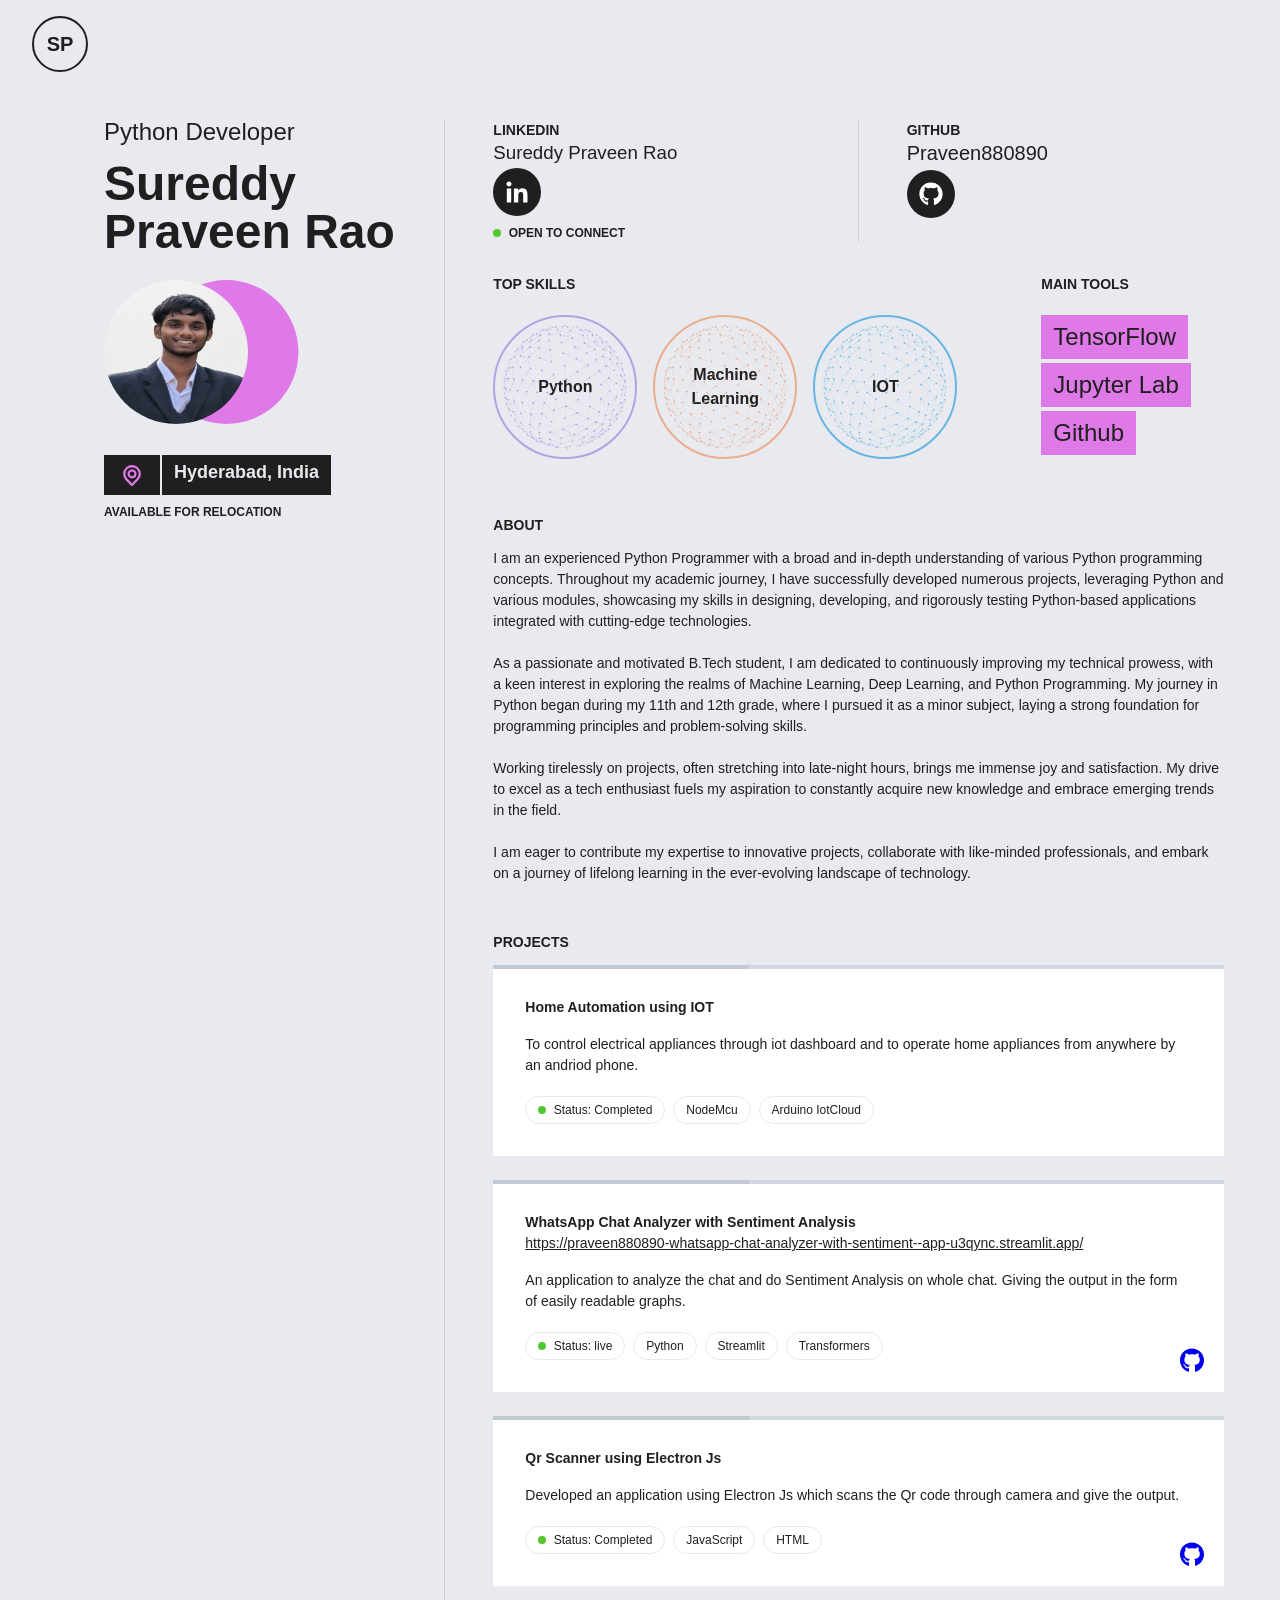
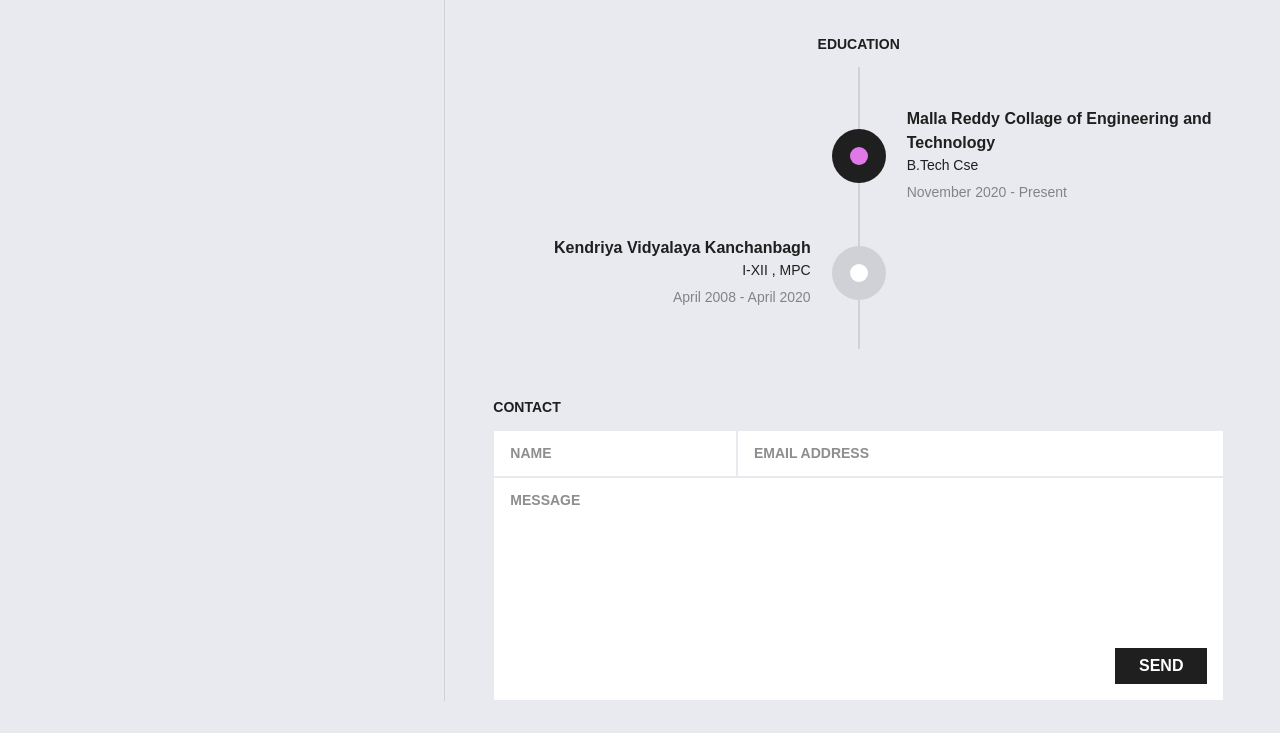
<file: index.html>
<!DOCTYPE html>
<!-- saved from url=(0035)https://weeby.studio/intro/preview/ -->
<html lang="en"><head><meta http-equiv="Content-Type" content="text/html; charset=UTF-8">
<title>Sureddy Praveen Rao - Python Developer</title>
<meta http-equiv="X-UA-Compatible" content="IE=edge">
<meta name="viewport" content="width=device-width, initial-scale=1, shrink-to-fit=no">
<link rel="stylesheet" href="./deps/styles.css">
<link rel="icon" href="data:image/svg+xml,%3Csvg xmlns='http://www.w3.org/2000/svg' width='300' height='300' fill='currentColor' class='bi bi-record-fill' viewBox='0 0 16 16' id='IconChangeColor'%3E%3Cpath fill-rule='evenodd' d='M8 13A5 5 0 1 0 8 3a5 5 0 0 0 0 10z' id='mainIconPathAttribute' fill='%23e079e8'%3E%3C/path%3E%3C/svg%3E">
<meta name="theme-color" content="#eee841">
<link rel="dns-prefetch" href="https://fonts.googleapis.com/">
<meta name="description" content="Sureddy Praveen Rao - Python Developer">
</head>
<body class="antialiased bg-back leading-normal font-text text-front">
<header>
<div class="flex justify-between p-1 lg:px-8">
<span class="inline-flex w-14 h-14 lg:mt-4 font-header font-bold text-xl justify-center items-center text-center text-front border-2 border-solid border-front rounded-full">SP</span>
</div>
</header>
<section class="container flex flex-wrap pt-4 my-8">
<div class="w-full lg:w-1/3 lg:border-r border-line lg:px-8 xl:px-12">
<div class="flex flex-col h-full justify-between">
<div>
<h2 class="font-header font-light text-front text-2xl leading-none mb-4">Python Developer</h2>
<h1 class="font-header font-black text-front text-5xl leading-none break-words mb-6">Sureddy Praveen Rao</h1>
<div class="relative inline-block">
<img src="./deps/Praveen.jpg" alt="Sureddy Praveen Rao" class="block rounded-full relative z-10 w-56 h-56 lg:w-36 lg:h-36">
<div class="avatar-bg bg-lead"></div>
</div>
<br>
<div class="inline-flex bg-front mt-6 w-auto">
<span class="text-lead border-r-2 border-back pt-2 px-3">
<span class="inline-block h-4 w-3">
  <svg xmlns="http://www.w3.org/2000/svg" viewBox="0 0 24 24" id="IconChangeColor" height="25" width="32"><path d="M18,4.48a8.45,8.45,0,0,0-12,12l5.27,5.28a1,1,0,0,0,1.42,0L18,16.43A8.45,8.45,0,0,0,18,4.48ZM16.57,15,12,19.59,7.43,15a6.46,6.46,0,1,1,9.14,0ZM9,7.41a4.32,4.32,0,0,0,0,6.1,4.31,4.31,0,0,0,7.36-3,4.24,4.24,0,0,0-1.26-3.05A4.3,4.3,0,0,0,9,7.41Zm4.69,4.68a2.33,2.33,0,1,1,.67-1.63A2.33,2.33,0,0,1,13.64,12.09Z" id="mainIconPathAttribute" fill="#e079e8" stroke-width="0" stroke="#ffffff" filter="url(#shadow)"></path><filter id="shadow"><feDropShadow id="shadowValue" stdDeviation=".5" dx="0" dy="0" flood-color="black"></feDropShadow></filter><filter id="shadow"><feDropShadow id="shadowValue" stdDeviation=".5" dx="0" dy="0" flood-color="black"></feDropShadow></filter></svg>  </span>
</span>
<span class="text-back font-header font-bold py-1 px-3 text-lg">Hyderabad, India</span>
</div>
<div class="text-xs uppercase pt-2 font-semibold text-front font-header">
Available for relocation
</div>
</div>
<footer><br></footer>
<!-- <footer class="pt-8 pb-12 lg:py-0">
<h5 class="section-header pb-3">Connnect</h5>
<div class="connect-icons">
<a href="https://linkedin.com/" class="connect-icon" target="_blank"><svg xmlns="http://www.w3.org/2000/svg" viewBox="0 0 448 512"><path d="M100.3 480H7.4V180.9h92.9V480zM53.8 140.1C24.1 140.1 0 115.5 0 85.8 0 56.1 24.1 32 53.8 32c29.7 0 53.8 24.1 53.8 53.8 0 29.7-24.1 54.3-53.8 54.3zM448 480h-92.7V334.4c0-34.7-.7-79.2-48.3-79.2-48.3 0-55.7 37.7-55.7 76.7V480h-92.8V180.9h89.1v40.8h1.3c12.4-23.5 42.7-48.3 87.9-48.3 94 0 111.3 61.9 111.3 142.3V480z"></path></svg></a>
<a href="https://twitter.com/" class="connect-icon" target="_blank"><svg xmlns="http://www.w3.org/2000/svg" viewBox="0 0 512 512"><path d="M459.37 151.716c.325 4.548.325 9.097.325 13.645 0 138.72-105.583 298.558-298.558 298.558-59.452 0-114.68-17.219-161.137-47.106 8.447.974 16.568 1.299 25.34 1.299 49.055 0 94.213-16.568 130.274-44.832-46.132-.975-84.792-31.188-98.112-72.772 6.498.974 12.995 1.624 19.818 1.624 9.421 0 18.843-1.3 27.614-3.573-48.081-9.747-84.143-51.98-84.143-102.985v-1.299c13.969 7.797 30.214 12.67 47.431 13.319-28.264-18.843-46.781-51.005-46.781-87.391 0-19.492 5.197-37.36 14.294-52.954 51.655 63.675 129.3 105.258 216.365 109.807-1.624-7.797-2.599-15.918-2.599-24.04 0-57.828 46.782-104.934 104.934-104.934 30.213 0 57.502 12.67 76.67 33.137 23.715-4.548 46.456-13.32 66.599-25.34-7.798 24.366-24.366 44.833-46.132 57.827 21.117-2.273 41.584-8.122 60.426-16.243-14.292 20.791-32.161 39.308-52.628 54.253z"></path></svg></a>
<a href="https://github.com/" class="connect-icon" target="_blank"><svg xmlns="http://www.w3.org/2000/svg" viewBox="0 0 496 512"><path d="M165.9 397.4c0 2-2.3 3.6-5.2 3.6-3.3.3-5.6-1.3-5.6-3.6 0-2 2.3-3.6 5.2-3.6 3-.3 5.6 1.3 5.6 3.6zm-31.1-4.5c-.7 2 1.3 4.3 4.3 4.9 2.6 1 5.6 0 6.2-2s-1.3-4.3-4.3-5.2c-2.6-.7-5.5.3-6.2 2.3zm44.2-1.7c-2.9.7-4.9 2.6-4.6 4.9.3 2 2.9 3.3 5.9 2.6 2.9-.7 4.9-2.6 4.6-4.6-.3-1.9-3-3.2-5.9-2.9zM244.8 8C106.1 8 0 113.3 0 252c0 110.9 69.8 205.8 169.5 239.2 12.8 2.3 17.3-5.6 17.3-12.1 0-6.2-.3-40.4-.3-61.4 0 0-70 15-84.7-29.8 0 0-11.4-29.1-27.8-36.6 0 0-22.9-15.7 1.6-15.4 0 0 24.9 2 38.6 25.8 21.9 38.6 58.6 27.5 72.9 20.9 2.3-16 8.8-27.1 16-33.7-55.9-6.2-112.3-14.3-112.3-110.5 0-27.5 7.6-41.3 23.6-58.9-2.6-6.5-11.1-33.3 2.6-67.9 20.9-6.5 69 27 69 27 20-5.6 41.5-8.5 62.8-8.5s42.8 2.9 62.8 8.5c0 0 48.1-33.6 69-27 13.7 34.7 5.2 61.4 2.6 67.9 16 17.7 25.8 31.5 25.8 58.9 0 96.5-58.9 104.2-114.8 110.5 9.2 7.9 17 22.9 17 46.4 0 33.7-.3 75.4-.3 83.6 0 6.5 4.6 14.4 17.3 12.1C428.2 457.8 496 362.9 496 252 496 113.3 383.5 8 244.8 8zM97.2 352.9c-1.3 1-1 3.3.7 5.2 1.6 1.6 3.9 2.3 5.2 1 1.3-1 1-3.3-.7-5.2-1.6-1.6-3.9-2.3-5.2-1zm-10.8-8.1c-.7 1.3.3 2.9 2.3 3.9 1.6 1 3.6.7 4.3-.7.7-1.3-.3-2.9-2.3-3.9-2-.6-3.6-.3-4.3.7zm32.4 35.6c-1.6 1.3-1 4.3 1.3 6.2 2.3 2.3 5.2 2.6 6.5 1 1.3-1.3.7-4.3-1.3-6.2-2.2-2.3-5.2-2.6-6.5-1zm-11.4-14.7c-1.6 1-1.6 3.6 0 5.9 1.6 2.3 4.3 3.3 5.6 2.3 1.6-1.3 1.6-3.9 0-6.2-1.4-2.3-4-3.3-5.6-2z"></path></svg></a>
</div>
</footer> -->
</div>
</div>
<div class="w-full lg:w-2/3 lg:pl-8 xl:pl-12">
<div class="flex pb-8">
<div class="w-1/2 pr-4 lg:pr-12 border-r border-line">
<h5 class="section-header pb-0">linkedin</h5>
<h3 class="font-header font-light text-x1 text-front leading-tight">Sureddy Praveen Rao</h3>
<div class="pt-1">
  <a href="https://www.linkedin.com/in/sureddy-praveen-418137116/" class="connect-icon" target="_blank"><svg xmlns="http://www.w3.org/2000/svg" viewBox="0 0 448 512"><path d="M100.3 480H7.4V180.9h92.9V480zM53.8 140.1C24.1 140.1 0 115.5 0 85.8 0 56.1 24.1 32 53.8 32c29.7 0 53.8 24.1 53.8 53.8 0 29.7-24.1 54.3-53.8 54.3zM448 480h-92.7V334.4c0-34.7-.7-79.2-48.3-79.2-48.3 0-55.7 37.7-55.7 76.7V480h-92.8V180.9h89.1v40.8h1.3c12.4-23.5 42.7-48.3 87.9-48.3 94 0 111.3 61.9 111.3 142.3V480z"></path></svg></a>
  </div>
<div class="font-header font-semibold text-xs uppercase pt-2">
<span class="dot status-green"></span> Open to Connect
</div>
</div>
<div class="w-1/2 pl-4 lg:pl-12">
<h5 class="section-header pb-0">Github</h5>
<div class="font-header font-light text-xl text-front leading-tight">
Praveen880890
<div class="pt-1">
  <a href="https://github.com/" class="connect-icon" target="_blank"><svg xmlns="http://www.w3.org/2000/svg" viewBox="0 0 496 512"><path d="M165.9 397.4c0 2-2.3 3.6-5.2 3.6-3.3.3-5.6-1.3-5.6-3.6 0-2 2.3-3.6 5.2-3.6 3-.3 5.6 1.3 5.6 3.6zm-31.1-4.5c-.7 2 1.3 4.3 4.3 4.9 2.6 1 5.6 0 6.2-2s-1.3-4.3-4.3-5.2c-2.6-.7-5.5.3-6.2 2.3zm44.2-1.7c-2.9.7-4.9 2.6-4.6 4.9.3 2 2.9 3.3 5.9 2.6 2.9-.7 4.9-2.6 4.6-4.6-.3-1.9-3-3.2-5.9-2.9zM244.8 8C106.1 8 0 113.3 0 252c0 110.9 69.8 205.8 169.5 239.2 12.8 2.3 17.3-5.6 17.3-12.1 0-6.2-.3-40.4-.3-61.4 0 0-70 15-84.7-29.8 0 0-11.4-29.1-27.8-36.6 0 0-22.9-15.7 1.6-15.4 0 0 24.9 2 38.6 25.8 21.9 38.6 58.6 27.5 72.9 20.9 2.3-16 8.8-27.1 16-33.7-55.9-6.2-112.3-14.3-112.3-110.5 0-27.5 7.6-41.3 23.6-58.9-2.6-6.5-11.1-33.3 2.6-67.9 20.9-6.5 69 27 69 27 20-5.6 41.5-8.5 62.8-8.5s42.8 2.9 62.8 8.5c0 0 48.1-33.6 69-27 13.7 34.7 5.2 61.4 2.6 67.9 16 17.7 25.8 31.5 25.8 58.9 0 96.5-58.9 104.2-114.8 110.5 9.2 7.9 17 22.9 17 46.4 0 33.7-.3 75.4-.3 83.6 0 6.5 4.6 14.4 17.3 12.1C428.2 457.8 496 362.9 496 252 496 113.3 383.5 8 244.8 8zM97.2 352.9c-1.3 1-1 3.3.7 5.2 1.6 1.6 3.9 2.3 5.2 1 1.3-1 1-3.3-.7-5.2-1.6-1.6-3.9-2.3-5.2-1zm-10.8-8.1c-.7 1.3.3 2.9 2.3 3.9 1.6 1 3.6.7 4.3-.7.7-1.3-.3-2.9-2.3-3.9-2-.6-3.6-.3-4.3.7zm32.4 35.6c-1.6 1.3-1 4.3 1.3 6.2 2.3 2.3 5.2 2.6 6.5 1 1.3-1.3.7-4.3-1.3-6.2-2.2-2.3-5.2-2.6-6.5-1zm-11.4-14.7c-1.6 1-1.6 3.6 0 5.9 1.6 2.3 4.3 3.3 5.6 2.3 1.6-1.3 1.6-3.9 0-6.2-1.4-2.3-4-3.3-5.6-2z"></path></svg></a>

</div>
</div>
</div>
</div>
<div class="flex flex-wrap">
<div class="w-full lg:w-3/4 pb-12">
<h5 class="section-header pb-3">Top skills</h5>
<ul class="skills">
<li class="skill">Python
<svg xmlns="http://www.w3.org/2000/svg" viewBox="460.5 460.5 79 79"><g><path opacity=".106" d="M504.7 500.2l-5.5-3.4v-.1h.1l5.4 3.5zM499.3 504c-.1 0-.1 0 0 0-.1 0-.1-.1 0 0l5.4-3.8h.1v.1l-5.5 3.7z"></path><path opacity=".106" d="M493.1 500.7s0-.1 0 0l6.1-3.9h.1v.1l-6.2 3.8z"></path><path opacity=".106" d="M499.3 504c-.1 0-.1 0 0 0l-6.2-3.3v-.1h.1l6.1 3.4c0-.1 0 0 0 0zM499.2 496.9c0-.1 0-.1 0 0l5.4-3.4h.1v.1l-5.5 3.3c.1 0 0 0 0 0z"></path><path opacity=".106" d="M505.9 506.5l-6.7-2.5v-.1h.1l6.6 2.6c0-.1.1-.1 0 0z"></path><path opacity=".106" d="M505.9 506.5l-1.3-6.3v-.1h.1l1.2 6.4c.1 0 0 0 0 0zM499.2 496.9s0-.1 0 0v-7.1 7.1c.1-.1.1 0 0 0z"></path><path opacity=".106" d="M504.7 500.2s-.1 0 0 0c-.1 0-.1 0 0 0l4.6-3.4h.1v.1l-4.7 3.3zM493.4 507.9c-.1 0-.1 0 0 0l5.8-4h.1v.1l-5.9 3.9z"></path><path opacity=".106" d="M500.1 510.8s-.1 0 0 0l-.9-6.8v-.1h.1l.8 6.9zM504.7 493.6l-5.5-3.7v-.1h.1l5.4 3.8c0-.1 0-.1 0 0z"></path><path opacity=".106" d="M493.1 493.1c-.1 0 0 0 0 0l6.1-3.4h.1v.1l-6.2 3.3zM500.1 510.8s-.1 0 0 0c-.1 0-.1-.1 0 0l5.8-4.4h.1v.1l-5.9 4.3z"></path><path opacity=".106" d="M505.9 506.5s0-.1 0 0l4.9-4.1h.1v.1l-5 4z"></path><path opacity=".106" d="M510.9 502.5c-.1 0-.1 0 0 0l-1.6-5.5v-.1h.1l1.5 5.6c0-.1 0 0 0 0zM487 504.7c-.1 0-.1 0 0 0-.1 0-.1 0 0 0l6.1-4.1h.1v.1l-6.2 4zM504.7 493.6c-.1 0-.1-.1 0 0l1.2-6.1h.1v.1l-1.3 6c0-.1 0 0 0 0z"></path><path opacity=".106" d="M509.3 497c-.1 0-.1-.1 0 0l1.6-5.4h.1v.1l-1.7 5.3zM493.4 507.9l-6.5-3.2v-.1h.1l6.4 3.3s.1 0 0 0zM507.1 513.4s-.1 0 0 0l-1.2-6.9v-.1h.1l1.1 7z"></path><path opacity=".106" d="M512.4 508.8l-6.5-2.3v-.1h.1l6.4 2.4c0-.1 0-.1 0 0zM514.7 497.1l-5.5-.2 5.5.2c.1-.1.1 0 0 0 .1 0 .1 0 0 0zM499.3 489.8c-.1 0-.1 0 0 0l-5.9-3.7v-.1h.1l5.8 3.8c0-.1 0 0 0 0zM507.1 513.4l-7-2.6v-.1h.1l6.9 2.7c0-.1 0-.1 0 0z"></path><path opacity=".106" d="M512.4 508.8s-.1-.1 0 0l-1.6-6.3v-.1h.1l1.5 6.4c0-.1 0 0 0 0z"></path><path opacity=".11" d="M493.9 514.9l-.6-7v-.1h.1l.5 7.1c.1 0 .1 0 0 0zM493.1 493.1l-6.2-3.7v-.1h.1l6.1 3.8s.1 0 0 0z"></path><path opacity=".106" d="M510.9 491.6l-5-4.1v-.1h.1l4.9 4.2c0-.1.1 0 0 0z"></path><path opacity=".11" d="M493.9 514.9s0-.1 0 0l6.1-4.2h.1v.1l-6.2 4.1c.1 0 0 0 0 0zM499.3 489.8c-.1 0-.1 0 0 0-.1 0-.1 0 0 0l.8-6.6h.1v.1l-.9 6.5zM516.8 503.2l-6-.7v-.1h.1l5.9.8c.1-.1.1-.1 0 0 .1-.1.1 0 0 0zM507.1 513.4c-.1-.1-.1-.1 0 0l5.3-4.7h.1v.1l-5.4 4.6zM486.6 497.1l.2-7.6-.2 7.6c.1 0 .1 0 0 0z"></path><path opacity=".11" d="M505.9 487.5l-5.9-4.2v-.1h.1l5.8 4.3c.1-.1.1-.1 0 0 .1 0 0 0 0 0zM487.7 511.6l-.8-6.9v-.1h.1l.7 7c.1 0 .1 0 0 0z"></path><path opacity=".111" d="M486.9 489.5s0-.1 0 0l6.4-3.5h.1v.1l-6.5 3.4z"></path><path opacity=".117" d="M493.9 514.9l-6.2-3.3v-.1h.1l6.1 3.4c.1-.1.1 0 0 0 .1 0 .1 0 0 0z"></path><path opacity=".114" d="M510.9 491.6s-.1 0 0 0c-.1-.1 0-.1 0 0l6-.4h.1v.1l-6.1.3z"></path><path opacity=".118" d="M510.9 491.6s-.1 0 0 0l1.5-6.1h.1v.1l-1.6 6z"></path><path opacity=".114" d="M501 517.9c-.1 0-.1-.1 0 0l6.1-4.6h.1v.1l-6.2 4.5z"></path><path opacity=".118" d="M514.7 497.1l2.1-5.9h.1v.1l-2.2 5.8c.1 0 .1 0 0 0z"></path><path opacity=".122" d="M486.6 497.1l-6-3.6v-.1h.1l5.9 3.7c.1-.1.1-.1 0 0 .1 0 .1 0 0 0z"></path><path opacity=".123" d="M520.7 497.4l-5.9-.3v-.1l5.9.4c0-.1 0-.1 0 0z"></path><path opacity=".126" d="M518.6 509.9l-6.2-1.2v-.1h.1l6.1 1.3c0-.1.1 0 0 0zM500.1 483.3s-.1 0 0 0c-.1-.1-.1-.1 0 0l7.1-2.4h.1v.1l-7.2 2.3zM493.4 486.1c-.1 0-.1 0 0 0l.5-6.6h.1v.1l-.6 6.5zM487.7 511.6l-6.3-3.2v-.1h.1l6.2 3.3c.1-.1.1 0 0 0 .1 0 0 0 0 0zM516.9 491.3l-4.5-5.7v-.1h.1l4.4 5.8z"></path><path opacity=".127" d="M486.9 489.5l.7-6.7h.1v.1l-.8 6.6c.1 0 0 0 0 0zM516.8 503.2c0-.1 0-.1 0 0l3.8-5.8h.1v.1l-3.9 5.7c.1 0 .1 0 0 0z"></path><path opacity=".129" d="M500.1 483.3l-6.2-3.8v-.1h.1l6.1 3.9c0-.1 0-.1 0 0z"></path><path opacity=".133" d="M494.8 521.7c-.1 0-.1 0 0 0l-.9-6.8v-.1h.1l.8 6.9c0-.1 0 0 0 0zM512.5 485.6c-.1 0-.1 0 0 0l-5.3-4.6v-.1h.1l5.2 4.7c0-.1 0 0 0 0zM480.7 501.2s-.1-.1 0 0l-.1-7.7.1 7.7c0-.1 0 0 0 0zM508 520.1l-7.1-2.2v-.1h.1l7 2.3c.1-.1.1 0 0 0 .1 0 .1 0 0 0zM482.8 514.7c0-.1 0-.1 0 0l4.9-3.1h.1v.1l-5 3z"></path><path opacity=".135" d="M486.9 489.5l-5.5-3.1v-.1h.1l5.4 3.2c.1-.1.1 0 0 0z"></path><path opacity=".137" d="M513.6 515.3c-.1 0-.1 0 0 0l5-5.5h.1v.1l-5.1 5.4z"></path><path opacity=".141" d="M487.6 482.9c0-.1 0-.1 0 0l6.2-3.5h.1v.1l-6.3 3.4c.1 0 .1 0 0 0zM508 520.1l5.5-4.9h.1v.1l-5.6 4.8c.1 0 .1 0 0 0z"></path><path opacity=".145" d="M482.8 514.7s0-.1 0 0l-1.4-6.2v-.1h.1l1.3 6.3c.1-.1 0 0 0 0zM512.5 485.6c-.1 0-.1 0 0 0-.1-.1-.1-.1 0 0l6.2-.7h.1v.1l-6.3.6zM480.7 493.5c-.1 0-.1 0 0 0l.7-7.2h.1v.1l-.8 7.1zM507.1 481l-6.2-4.3v-.1h.1l6.1 4.4c.1-.1.1-.1 0 0 .1 0 .1 0 0 0z"></path><path opacity=".149" d="M475.9 504.9s-.1 0 0 0c-.1 0-.1 0 0 0l4.8-3.9h.1v.1l-4.9 3.8zM488.2 518.3l-5.4-3.6v-.1h.1l5.3 3.7c.1-.1.1-.1 0 0 .1 0 0 0 0 0zM523.1 503.8s-.1 0 0 0l-2.4-6.5v-.1h.1l2.3 6.6z"></path><path opacity=".15" d="M480.7 501.2l-5.3-3.5v-.1h.1l5.2 3.6c0-.1 0-.1 0 0z"></path><path opacity=".153" d="M507.1 481c0-.1 0-.1 0 0l6.6-1.6h.1v.1l-6.7 1.5z"></path><path opacity=".154" d="M475.4 497.6s-.1 0 0 0c-.1 0-.1 0 0 0l5.3-4.2h.1v.1l-5.4 4.1zM520.7 497.4c-.1 0-.1 0 0 0l2.4-6.1h.1v.1l-2.5 6z"></path><path opacity=".157" d="M501.9 524.3c-.1 0-.1 0 0 0-.1 0-.1 0 0 0l6.2-4.3h.1v.1l-6.3 4.2z"></path><path opacity=".158" d="M477.2 511.5s-.1 0 0 0c-.1 0-.1 0 0 0l4.3-3.2h.1v.1l-4.4 3.1z"></path><path opacity=".161" d="M514.3 521.4l-.8-6.1v-.1h.1l.7 6.2c.1 0 0 0 0 0zM480.7 493.5c-.1 0-.1 0 0 0l-4.9-3.1v-.1h.1l4.8 3.2c0-.1 0 0 0 0z"></path><path opacity=".164" d="M519.7 516.7s-.1 0 0 0l-1.1-6.8v-.1h.1l1 6.9z"></path><path opacity=".165" d="M487.6 482.9l-5-2.5v-.1h.1l4.9 2.6c.1-.1.1-.1 0 0 .1 0 .1 0 0 0z"></path><path opacity=".165" d="M487.6 482.9l.4-6.2h.1v.1l-.5 6.1c.1 0 .1 0 0 0z"></path><path opacity=".166" d="M514.3 521.4l-6.3-1.3v-.1h.1l6.2 1.4c0-.1.1 0 0 0z"></path><path opacity=".169" d="M518.7 485l-5-5.5v-.1c0-.1 0 0 .1 0l4.9 5.6c.1-.1.1 0 0 0zM483.5 520.7c-.1 0-.1 0 0 0-.1 0-.1-.1 0 0l4.7-2.5h.1v.1l-4.8 2.4z"></path><path opacity=".172" d="M481.4 486.4s-.1-.1 0 0l1.2-6h.1v.1l-1.3 5.9z"></path><path opacity=".169" d="M489.2 524.4s-.1-.1 0 0c-.1-.1-.1-.1 0 0l5.6-2.8h.1v.1l-5.7 2.7z"></path><path opacity=".172" d="M501 476.7c-.1-.1 0-.1 0 0l7.1-1.9h.1v.1l-7.2 1.8z"></path><path opacity=".176" d="M478.9 517c0-.1 0-.1 0 0l3.9-2.4h.1v.1l-4 2.3zM523.1 503.8c-.1 0-.1 0 0 0l3.4-6.1h.1v.1l-3.5 6zM477.2 511.5s-.1 0 0 0l-1.3-6.6v-.1h.1l1.2 6.7z"></path><path opacity=".18" d="M475.4 497.6c-.1 0-.1 0 0 0l.4-7.3h.1v.1l-.5 7.2z"></path><path opacity=".184" d="M481.4 486.4L477 484v-.1h.1l4.3 2.5c0-.1.1-.1 0 0z"></path><path opacity=".185" d="M514.3 521.4l5.4-4.8h.1v.1l-5.5 4.7z"></path><path opacity=".184" d="M508.7 525.9l-6.8-1.6v-.1c0-.1 0 0 .1 0l6.7 1.7c0-.1 0-.1 0 0z"></path><path opacity=".188" d="M482.7 480.4s-.1 0 0 0c-.1 0-.1 0 0 0l5.4-3.8h.1v.1l-5.5 3.7z"></path><path opacity=".189" d="M478.9 517l-1.8-5.5v-.1h.1l1.7 5.6c.1-.1.1 0 0 0z"></path><path opacity=".196" d="M528.8 504.4l-5.7-.6v-.1h.1l5.6.7c0-.1 0-.1 0 0z"></path><path opacity=".193" d="M489.2 524.4l-5.7-3.7v-.1h.1l5.6 3.8c0-.1 0-.1 0 0 0-.1 0 0 0 0zM508.7 525.9c-.1 0-.1 0 0 0-.1 0-.1-.1 0 0l5.6-4.6h.1v.1l-5.7 4.5z"></path><path opacity=".196" d="M518.7 485l1.1-6.2h.1v.1l-1.2 6.1c.1 0 0 0 0 0z"></path><path opacity=".2" d="M475.8 490.4s-.1 0 0 0l1.2-6.5h.1v.1l-1.3 6.4zM475.9 504.9l-5-3v-.1h.1l4.9 3.1z"></path><path opacity=".204" d="M472.2 509.4c-.1-.1-.1-.1 0 0l3.7-4.5h.1v.1l-3.8 4.4z"></path><path opacity=".2" d="M495.8 527.4l-6.6-3.1v-.1h.1l6.5 3.2c0-.1 0 0 0 0z"></path><path opacity=".204" d="M502.6 529.4l-.8-5.1v-.1h.1l.7 5.2c.1 0 .1 0 0 0zM513.7 479.5l.7-5.5h.1v.1l-.8 5.4c.1 0 0 0 0 0z"></path><path opacity=".208" d="M477.2 511.5l-5-2.2v-.1h.1l4.9 2.3c0-.1 0 0 0 0zM528.9 491.7l-5.7-.4v-.1h.1l5.6.5c0-.1 0-.1 0 0z"></path><path opacity=".211" d="M508.1 474.8l-6.3-3.9v-.1h.1l6.2 4c.1 0 .1 0 0 0 .1 0 0 0 0 0z"></path><path opacity=".212" d="M470.9 494.1c-.1 0-.1-.1 0 0l4.9-3.8h.1v.1l-5 3.7zM528.8 504.4s-.1 0 0 0l-2.4-6.6v-.1h.1l2.3 6.7z"></path><path opacity=".216" d="M494.7 473.4s0-.1 0 0c0-.1 0-.1 0 0l7.2-2.5h.1v.1l-7.3 2.4z"></path><path opacity=".215" d="M508.1 474.8l6.3-.8h.1v.1l-6.4.7z"></path><path opacity=".216" d="M482.7 480.4l-4-1.7v-.1h.1l3.9 1.8zM524.8 510.8s-.1 0 0 0c-.1 0-.1 0 0 0l4-6.5h.1v.1l-4.1 6.4z"></path><path opacity=".22" d="M488.1 476.7l-4.8-1.8v-.1h.1l4.7 1.9c0-.1.1 0 0 0z"></path><path opacity=".217" d="M514.5 526.5s-.1-.1 0 0l-.2-5.1.2 5.1c0-.1 0 0 0 0z"></path><path opacity=".219" d="M519.9 522.6l-.3-6 .3 6c.1 0 .1 0 0 0z"></path><path opacity=".224" d="M525.4 517.5l-5.7-.8v-.1h.1l5.6.9c0-.1 0-.1 0 0 0-.1 0 0 0 0zM478.9 517l-4.7-1.4v-.1h.1l4.6 1.5c.1-.1.1-.1 0 0 .1 0 0 0 0 0zM483.3 525.6s-.1 0 0 0l.1-5-.1 5zM502.6 529.4l-6.8-2v-.1h.1l6.7 2.1c.1-.1.1 0 0 0 .1 0 0 0 0 0z"></path><path opacity=".227" d="M514.5 526.5l-5.8-.6v-.1h.1l5.7.7c0-.1 0-.1 0 0 0-.1 0 0 0 0zM478.1 521.4s0-.1 0 0l.7-4.5h.1v.1l-.8 4.4c.1 0 .1 0 0 0zM494.7 473.4l-5.7-2.1v-.1h.1l5.6 2.2c0-.1.1-.1 0 0 0-.1 0 0 0 0zM477 484s0-.1 0 0l1.7-5.3h.1v.1L477 484c.1 0 .1 0 0 0zM524.9 484.9l-5.1-6.1v-.1h.1l5 6.2c.1 0 .1 0 0 0z"></path><path opacity=".231" d="M508.1 474.8l.6-5.1h.1v.1l-.7 5c.1 0 .1 0 0 0zM525.4 517.5s-.1-.1 0 0l-.7-6.7v-.1h.1l.6 6.8c0-.1 0 0 0 0z"></path><path opacity=".232" d="M489.8 529.5c-.1 0-.1-.1 0 0l-.6-5.1v-.1h.1l.5 5.2c0-.1 0-.1 0 0z"></path><path opacity=".231" d="M531.4 498.3l-4.9-.5v-.1h.1l4.8.6c0-.1 0-.1 0 0 0-.1 0 0 0 0zM519.9 478.9c-.1 0-.1-.1 0 0l-5.4-4.8v-.1h.1l5.3 4.9c0-.1 0-.1 0 0 0-.1 0 0 0 0z"></path><path opacity=".235" d="M472 486.8s0-.1 0 0l5-2.9h.1v.1l-5.1 2.8c.1 0 .1 0 0 0z"></path><path opacity=".239" d="M489.8 529.5c-.1 0-.1-.1 0 0-.1-.1-.1-.1 0 0l6-2.1h.1v.1l-6.1 2zM508.9 530.3l-.3-4.4v-.1h.1l.2 4.5c.1 0 .1 0 0 0z"></path><path opacity=".243" d="M474.2 515.6l-2.1-6.3v-.1h.1l2 6.4c.1 0 .1 0 0 0zM530 511.2l-5.2-.4v-.1h.1l5.1.5z"></path><path opacity=".247" d="M478.7 478.8c0-.1 0-.1 0 0l4.5-3.9h.1v.1l-4.6 3.8c.1 0 0 0 0 0z"></path><path opacity=".251" d="M514.5 526.5s-.1 0 0 0c-.1-.1-.1-.1 0 0l5.4-3.9h.1v.1l-5.5 3.8zM501.9 471s-.1-.1 0 0c-.1-.1 0-.1 0 0l6.9-1.2h.1v.1l-7 1.1zM470.9 494.1s-.1 0 0 0l1.1-7.4h.1v.1l-1.2 7.3zM497 532.2l-1.3-4.8v-.1h.1l1.2 4.9c.1 0 0 0 0 0z"></path><path opacity=".255" d="M483.3 474.9s-.1 0 0 0c-.1 0-.1 0 0 0l5.7-3.7h.1v.1l-5.8 3.6z"></path><path opacity=".251" d="M528.8 504.4c-.1 0-.1 0 0 0l2.6-6.2h.1v.1l-2.7 6.1z"></path><path opacity=".259" d="M483.3 525.6l-5.2-4.3v-.1h.1l5.1 4.4zM508.9 530.3l-6.3-.9v-.1h.1l6.2 1c.1-.1.1-.1 0 0 .1 0 0 0 0 0zM531.4 498.3l-2.6-6.6v-.1h.1l2.5 6.7c0-.1 0 0 0 0z"></path><path opacity=".267" d="M489.8 529.5c-.1 0-.1 0 0 0l-6.5-3.8v-.1h.1l6.4 3.9c0-.1 0-.1 0 0 0-.1 0 0 0 0zM497 532.2s0-.1 0 0l5.6-2.9h.1v.1l-5.7 2.8z"></path><path opacity=".271" d="M474 480.7s0-.1 0 0l4.7-2h.1v.1l-4.8 1.9zM519.9 478.9c-.1-.1-.1-.1 0 0l.3-5.2h.1v.1l-.4 5.1c0-.1 0 0 0 0zM524.9 484.9l.6-5.9h.1v.1l-.7 5.8c.1 0 0 0 0 0z"></path><path opacity=".273" d="M467.5 506.5c-.1 0-.1-.1 0 0l3.4-4.6h.1v.1l-3.5 4.5z"></path><path opacity=".275" d="M501.9 471s-.1-.1 0 0l.7-4.3h.1v.1l-.8 4.2c0-.1 0 0 0 0z"></path><path opacity=".278" d="M530.2 485.6l-5.3-.6v-.1h.1l5.2.7c0-.1 0-.1 0 0 0-.1 0 0 0 0z"></path><path opacity=".275" d="M514.5 474.1c-.1 0-.1 0 0 0-.1-.1-.1-.1 0 0l5.7-.5h.1v.1l-5.8.4z"></path><path opacity=".278" d="M469.5 513.5c-.1 0-.1 0 0 0l2.7-4.3h.1v.1l-2.8 4.2zM533.2 504.8l-4.4-.4v-.1h.1l4.3.5c.1-.1.1-.1 0 0 .1-.1 0 0 0 0zM472 486.8l1.9-6.1h.1v.1l-2 6c.1 0 .1 0 0 0z"></path><path opacity=".282" d="M514.5 474.1c-.1 0-.1 0 0 0l.2-4.3h.1v.1l-.3 4.2z"></path><path opacity=".286" d="M497 532.2l-7.3-2.8v-.1h.1l7.2 2.9c.1-.1.1 0 0 0zM528.9 491.7c-.1 0-.1 0 0 0l1.3-6.2h.1v.1l-1.4 6.1zM474.2 515.6l-4.7-2.1v-.1h.1l4.6 2.2c.1-.1.1 0 0 0 .1 0 0 0 0 0zM504.1 533.5l-1.6-4.1v-.1h.1l1.5 4.2c.1 0 .1 0 0 0 .1 0 .1 0 0 0z"></path><path opacity=".287" d="M514.2 530.2l.2-3.8h.1v.1l-.3 3.7c.1 0 .1 0 0 0z"></path><path opacity=".29" d="M473.2 520.1c-.1 0-.1 0 0 0l1-4.5h.1v.1l-1.1 4.4z"></path><path opacity=".286" d="M470.9 494.1l-3.6-3.6v-.1h.1l3.5 3.7c.1-.1.1 0 0 0z"></path><path opacity=".29" d="M483.3 474.9s-.1 0 0 0l-.2-4.2v-.1h.1l.1 4.3zM519.5 527.3s-.1-.1 0 0l.4-4.7h.1v.1l-.5 4.6z"></path><path opacity=".294" d="M478.1 521.4l-5-1.3v-.1h.1l4.9 1.4c.1-.1.1-.1 0 0 .1 0 .1 0 0 0zM489 471.3l-6-.5v-.1h.1l5.9.6c.1-.1.1-.1 0 0 .1 0 .1 0 0 0z"></path><path opacity=".295" d="M533.3 492.4l-4.5-.7v-.1h.1l4.4.8c0-.1.1-.1 0 0 .1 0 0 0 0 0z"></path><path opacity=".298" d="M508.8 469.8l-6.1-3.1v-.1h.1l6 3.2z"></path><path opacity=".302" d="M477.9 525.9l.2-4.6h.1v.1l-.3 4.5c.1 0 0 0 0 0z"></path><path opacity=".298" d="M514.7 469.8h-5.9 5.9c0-.1 0 0 0 0z"></path><path opacity=".302" d="M525 523c-.1 0-.1 0 0 0-.1 0-.1 0 0 0l.4-5.6h.1v.1l-.5 5.5zM508.9 530.3c0-.1 0-.1 0 0l5.3-.2-5.3.2zM495.7 468.4c0-.1 0-.1 0 0l6.9-1.8h.1v.1l-7 1.7z"></path><path opacity=".306" d="M483.7 530.3l-.5-4.8v-.1h.1l.4 4.9c.1 0 .1 0 0 0zM489 471.3l.5-4.3h.1v.1l-.6 4.2c.1 0 .1 0 0 0zM504.1 533.5l4.8-3.3h.1v.1l-4.9 3.2c.1 0 .1 0 0 0z"></path><path opacity=".31" d="M530 511.2s-.1 0 0 0l3.2-6.6h.1v.1l-3.3 6.5z"></path><path opacity=".314" d="M483.7 530.3l6-1h.1v.1l-6.1.9zM525.6 479l-5.5-5.4v-.1h.1l5.4 5.5c.1 0 .1 0 0 0z"></path><path opacity=".319" d="M495.7 468.4l-6.1-1.3v-.1h.1l6 1.4c.1-.1.1-.1 0 0 .1 0 .1 0 0 0z"></path><path opacity=".322" d="M508.8 469.8c-.1 0-.1 0 0 0l.2-3.6h.1v.1l-.3 3.5z"></path><path opacity=".318" d="M469.5 513.5s-.1 0 0 0l-2.1-7.1v-.1h.1l2 7.2zM520.2 473.7s-.1 0 0 0l-5.5-3.9v-.1h.1l5.4 4c0-.1 0-.1 0 0z"></path><path opacity=".326" d="M490.9 533.9c-.1 0-.1 0 0 0l-1.1-4.5v-.1h.1l1 4.6z"></path><path opacity=".324" d="M535 498.8l-3.6-.5v-.1h.1l3.5.6c0-.1 0-.1 0 0z"></path><path opacity=".326" d="M477.9 475l5.1-4.4h.1v.1l-5.2 4.3zM514.2 530.2s0-.1 0 0l5.2-3h.1v.1l-5.3 2.9c.1 0 0 0 0 0z"></path><path opacity=".329" d="M469.3 483.6s-.1 0 0 0c-.1 0-.1-.1 0 0l4.7-3h.1v.1l-4.8 2.9zM466.7 498.5c-.1 0-.1 0 0 0l.6-8h.1v.1l-.7 7.9z"></path><path opacity=".333" d="M519.5 527.3c-.1-.1-.1-.1 0 0l5.4-4.4h.1v.1l-5.5 4.3z"></path><path opacity=".337" d="M477.9 525.9l-4.8-5.8v-.1h.1l4.7 5.9c.1-.1.1 0 0 0zM495.7 468.4s0-.1 0 0l1.2-3.9h.1v.1l-1.3 3.8c.1 0 .1 0 0 0z"></path><path opacity=".338" d="M490.9 533.9c-.1 0-.1 0 0 0-.1 0-.1-.1 0 0l6.1-1.8h.1v.1l-6.2 1.7z"></path><path opacity=".342" d="M474 480.7l-1.2-3.7v-.1h.1l1.1 3.8c.1 0 0 0 0 0z"></path><path opacity=".341" d="M530 511.2l3.8-.1-3.8.1z"></path><path opacity=".345" d="M502.7 466.7c-.1 0-.1 0 0 0-.1-.1-.1-.1 0 0l6.4-.5h.1v.1l-6.5.4z"></path><path opacity=".349" d="M483.7 530.3l-5.9-4.5v-.1h.1l5.8 4.6c.1 0 .1 0 0 0 .1 0 .1 0 0 0z"></path><path opacity=".352" d="M533.2 504.8s0-.1 0 0l1.7-6h.1v.1l-1.8 5.9c.1 0 0 0 0 0z"></path><path opacity=".349" d="M467.4 490.6c-.1 0-.1 0 0 0-.1 0-.1-.1 0 0l1.9-7h.1v.1l-2 6.9zM525 523c-.1 0-.1 0 0 0-.1 0-.1-.1 0 0l4.9-5.6h.1v.1l-5 5.5z"></path><path opacity=".354" d="M472.9 477.1c-.1-.1 0-.1 0 0l5-2.1h.1v.1l-5.1 2z"></path><path opacity=".357" d="M498.5 536c-.1 0-.1 0 0 0l-1.5-3.8v-.1h.1l1.4 3.9c0-.1 0 0 0 0zM502.7 466.7s-.1 0 0 0l-5.7-2.2v-.1h.1l5.6 2.3c0-.1 0-.1 0 0zM510.4 533.6h-6.3 6.3c0-.1 0-.1 0 0z"></path><path opacity=".36" d="M535 498.8s-.1 0 0 0l-1.7-6.4v-.1h.1l1.6 6.5z"></path><path opacity=".361" d="M525.6 479l-.4-4.8v-.1h.1l.3 4.9zM520.2 473.7c-.1 0-.1 0 0 0l-.5-3.9v-.1h.1l.4 4z"></path><path opacity=".367" d="M465.4 510.7l2-4.3h.1v.1l-2.1 4.2z"></path><path opacity=".369" d="M490.9 533.9s-.1 0 0 0l-7.1-3.6v-.1h.1l7 3.7c0-.1 0 0 0 0zM517 531.7l-2.8-1.5v-.1h.1l2.7 1.6c.1-.1.1 0 0 0 .1 0 0 0 0 0z"></path><path opacity=".37" d="M477.9 475l-.3-3.7v-.1h.1l.2 3.8c.1 0 0 0 0 0z"></path><path opacity=".373" d="M514.7 469.8c-.1 0-.1 0 0 0l-.3-3v-.1h.1l.2 3.1z"></path><path opacity=".369" d="M469.5 513.5l-4.1-2.8v-.1h.1l4 2.9z"></path><path opacity=".373" d="M463.8 503.1l2.8-4.7h.1v.1l-2.9 4.6zM468.4 517.9c0-.1 0-.1 0 0l1-4.4h.1v.1l-1.1 4.3c.1-.1 0 0 0 0zM489.6 467s0-.1 0 0l7.3-2.6h.1v.1l-7.4 2.5zM498.5 536c-.1 0-.1 0 0 0-.1-.1-.1-.1 0 0l5.7-2.5h.1v.1l-5.8 2.4z"></path><path opacity=".38" d="M533.9 486.7l-3.8-1.2v-.1h.1l3.7 1.3c.1-.1.1 0 0 0 .1 0 .1 0 0 0z"></path><path opacity=".377" d="M466.7 498.5c-.1 0-.1 0 0 0l-2.9-3.5v-.1h.1l2.8 3.6z"></path><path opacity=".378" d="M522.9 528.2l-3.4-.9v-.1h.1l3.3 1c0-.1 0-.1 0 0z"></path><path opacity=".38" d="M473 524.6c-.1 0-.1-.1 0 0l.1-4.5-.1 4.5c0-.1 0 0 0 0zM536.1 504.9l-2.9-.2v-.1h.1l2.8.3c.1-.1.1 0 0 0 .1 0 .1 0 0 0z"></path><path opacity=".384" d="M522.9 528.2c-.1 0-.1 0 0 0l2-5.3h.1v.1l-2.1 5.2z"></path><path opacity=".388" d="M477.9 525.9l-4.9-1.3v-.1h.1l4.8 1.4c0-.1.1-.1 0 0z"></path><path opacity=".392" d="M514.4 466.9l-5.4-.6v-.1h.1l5.3.7c.1-.1.1-.1 0 0 .1-.1.1 0 0 0z"></path><path opacity=".396" d="M528.6 523.1l-3.7-.1 3.7.1c0-.1.1 0 0 0 .1 0 0 0 0 0zM467.4 490.6c-.1 0-.1 0 0 0l-2.2-3.1v-.1h.1l2.1 3.2c0-.1 0-.1 0 0z"></path><path opacity=".399" d="M536.2 493.3l-2.9-.9v-.1h.1l2.8 1c.1-.1.1 0 0 0 .1 0 .1 0 0 0z"></path><path opacity=".404" d="M509.1 466.3c-.1 0-.1 0 0 0l-4.9-2.7v-.1h.1l4.8 2.8c0-.1 0-.1 0 0z"></path><path opacity=".408" d="M528.6 523.1l1.3-5.7h.1v.1l-1.4 5.6c.1 0 0 0 0 0zM465.2 487.4l4-3.9h.1v.1l-4.1 3.8zM525.2 474.3l-5.5-4.4v-.1h.1l5.4 4.5c.1 0 .1 0 0 0 .1 0 0 0 0 0z"></path><path opacity=".416" d="M519.8 469.9c-.1 0-.1 0 0 0l-5.3-3v-.1h.1l5.2 3.1c0-.1 0-.1 0 0z"></path><path opacity=".412" d="M530.2 480.1l-5-5.8v-.1h.1l4.9 5.9z"></path><path opacity=".416" d="M497 464.5c-.1 0-.1 0 0 0-.1 0-.1-.1 0 0l7.2-1h.1v.1l-7.3.9zM533.8 511.2s-.1 0 0 0c-.1 0-.1 0 0 0l2.3-6.3h.1v.1l-2.4 6.2z"></path><path opacity=".42" d="M505.6 536.4c-.1 0-.1 0 0 0-.1 0-.1 0 0 0l4.8-2.9h.1v.1l-4.9 2.8z"></path><path opacity=".421" d="M517 531.7s0-.1 0 0l5.8-3.6h.1v.1l-5.9 3.5z"></path><path opacity=".42" d="M469.3 483.6s-.1 0 0 0l-1.2-3.3v-.1h.1l1.1 3.4zM468.4 517.9s0-.1 0 0l-3.1-7.2v-.1h.1l3 7.3c.1-.1.1-.1 0 0zM529.9 517.5c0-.1 0-.1 0 0l3.5-.8h.1v.1l-3.6.7z"></path><path opacity=".431" d="M463.8 503.1l-.1-8.1.1 8.1c.1 0 0 0 0 0z"></path><path opacity=".435" d="M468.2 480.3c-.1 0-.1 0 0 0-.1 0-.1 0 0 0l4.7-3.3h.1v.1l-4.8 3.2zM512.9 535.2l-2.5-1.6v-.1h.1l2.4 1.7c0-.1.1-.1 0 0 0-.1 0 0 0 0zM477.6 471.4s0-.1 0 0l5.8-4.5h.1v.1l-5.9 4.4zM505.6 536.4l-7.1-.5v-.1h.1l7 .6c0-.1 0 0 0 0z"></path><path opacity=".439" d="M533.4 516.8s-.1-.1 0 0l.3-5.6h.1v.1l-.4 5.5c0-.1 0 0 0 0z"></path><path opacity=".443" d="M536.2 493.3l-2.3-6.6v-.1h.1l2.2 6.7c.1 0 .1 0 0 0zM463.8 495c-.1 0-.1 0 0 0-.1 0-.1 0 0 0l1.4-7.6h.1v.1l-1.5 7.5z"></path><path opacity=".451" d="M514.4 466.9l-3.9-2.8v-.1h.1l3.8 2.9c.1-.1.1-.1 0 0 .1-.1.1 0 0 0zM512.9 535.2s0-.1 0 0c-.1-.1-.1-.1 0 0l4.1-3.5h.1v.1l-4.2 3.4c0-.1 0 0 0 0z"></path><path opacity=".454" d="M536.1 504.9l1-5.7h.1v.1l-1.1 5.6c.1 0 .1 0 0 0z"></path><path opacity=".455" d="M533.8 511.2c-.1 0-.1 0 0 0-.1-.1-.1-.1 0 0l2.8-1.4h.1v.1l-2.9 1.3z"></path><path opacity=".459" d="M497 464.5s-.1 0 0 0c-.1 0-.1 0 0 0l1.4-2.7h.1v.1l-1.5 2.6z"></path><path opacity=".463" d="M510.6 464l-6.4-.4v-.1h.1l6.3.5c0-.1 0 0 0 0z"></path><path opacity=".462" d="M537.2 499.3l-1-6v-.1h.1l.9 6.1c.1 0 0 0 0 0z"></path><path opacity=".459" d="M525.2 474.3l-2.1-4.4v-.1h.1l2 4.5c.1 0 .1 0 0 0z"></path><path opacity=".463" d="M523.2 470l-3.4-.1 3.4.1c0-.1 0-.1 0 0 0-.1 0 0 0 0zM485 534.1c-.1 0-.1 0 0 0l-6.5-4.2v-.1h.1l6.4 4.3c0-.1 0 0 0 0z"></path><path opacity=".466" d="M472.7 473.7c-.1 0-.1 0 0 0-.1 0-.1 0 0 0l4.9-2.4h.1v.1l-5 2.3z"></path><path opacity=".467" d="M528.9 475.3l-3.7-1v-.1h.1l3.6 1.1c.1-.1.1 0 0 0 .1 0 .1 0 0 0z"></path><path opacity=".471" d="M530.2 480.1s-.1 0 0 0l-1.3-4.8v-.1h.1l1.2 4.9zM519.8 532.4l-2.8-.7v-.1h.1l2.7.8c0-.1.1 0 0 0z"></path><path opacity=".474" d="M465.4 510.7l-2.8-3.4v-.1h.1l2.7 3.5c.1 0 .1 0 0 0zM533.7 482s-.1 0 0 0l-3.5-1.9v-.1h.1l3.4 2zM536.6 509.9s-.1 0 0 0l-.5-5v-.1h.1l.4 5.1c0-.1 0 0 0 0z"></path><path opacity=".478" d="M462.6 507.3s-.1 0 0 0l1.2-4.3h.1v.1l-1.3 4.2zM519.8 532.4c-.1 0-.1 0 0 0l3-4.3h.1v.1l-3.1 4.2z"></path><path opacity=".482" d="M468.4 517.9l-3.7-3.3v-.1h.1l3.6 3.4c.1-.1.1-.1 0 0zM463.8 503.1l-2.1-3.5v-.1h.1l2 3.6c.1 0 .1 0 0 0z"></path><path opacity=".486" d="M477.6 471.4l.5-3h.1v.1l-.6 2.9c.1 0 .1 0 0 0zM533.9 486.7l-.3-4.7v-.1h.1l.2 4.8c.1 0 .1 0 0 0 .1 0 0 0 0 0zM468.6 521.9l-.2-4.1v-.1h.1l.1 4.2c.1 0 0 0 0 0zM461.8 499.6c-.1 0-.1 0 0 0-.1 0-.1 0 0 0l2-4.7h.1v.1l-2.1 4.6z"></path><path opacity=".49" d="M536.8 489.3c-.1 0-.1 0 0 0l-2.8-2.6v-.1h.1l2.7 2.7c0-.1 0-.1 0 0z"></path><path opacity=".494" d="M492.4 537l-7.5-2.9v-.1h.1l7.4 3c.1-.1.1-.1 0 0 .1 0 0 0 0 0zM463.8 495c-.1 0-.1 0 0 0l-1.3-3.1v-.1h.1l1.2 3.2zM468.2 480.3c-.1 0-.1 0 0 0-.1 0-.1 0 0 0l4.5-6.7h.1v.1l-4.6 6.6z"></path><path opacity=".498" d="M478.2 468.5c-.1-.1 0-.1 0 0l5.3-1.5h.1v.1l-5.4 1.4zM500 538.2c-.1 0-.1 0 0 0-.1-.1-.1-.1 0 0l5.6-1.8h.1v.1l-5.7 1.7z"></path><path opacity=".501" d="M536.2 493.3l.5-4.1h.1v.1l-.6 4c.1 0 .1 0 0 0z"></path><path opacity=".498" d="M533.4 516.8c0-.1-.1-.1 0 0l3.1-7h.1v.1l-3.2 6.9c0-.1 0 0 0 0z"></path><path opacity=".502" d="M504.2 463.6s0-.1 0 0l1.4-1.8h.1v.1l-1.5 1.7z"></path><path opacity=".506" d="M525.9 528.2s0-.1 0 0l2.7-5.1h.1v.1l-2.8 5zM462.5 491.9s-.1 0 0 0c-.1 0-.1 0 0 0l2.7-4.5h.1v.1l-2.8 4.4zM490.7 463.7c0-.1 0-.1 0 0l7.7-1.8h.1v.1l-7.8 1.7zM478.5 529.9l-4.5-1.7v-.1h.1l4.4 1.8s.1 0 0 0z"></path><path opacity=".512" d="M538.2 503.4c-.1 0-.1 0 0 0l-1-4.1v-.1h.1l.9 4.2c0-.1 0 0 0 0z"></path><path opacity=".514" d="M523.2 470l-5.9-3.7v-.1h.1l5.8 3.8c0-.1 0-.1 0 0zM480 532.9l-1.5-3v-.1h.1l1.4 3.1c.1 0 0 0 0 0z"></path><path opacity=".518" d="M507.6 537.8l-2.1-1.3v-.1h.1l2 1.4c0-.1 0-.1 0 0 0-.1 0 0 0 0z"></path><path opacity=".52" d="M537.2 499.3l1-3.3h.1v.1l-1.1 3.2c.1 0 0 0 0 0z"></path><path opacity=".518" d="M528.9 475.3l-5.8-5.4v-.1h.1l5.7 5.5c.1 0 .1 0 0 0 .1 0 0 0 0 0z"></path><path opacity=".525" d="M510.6 464l-4.9-2.2v-.1h.1l4.8 2.3zM500 538.2l-7.6-1.2v-.1h.1l7.5 1.3c0-.1 0-.1 0 0zM485 534.1c-.1 0-.1 0 0 0l-5-1.2v-.1h.1l4.9 1.3c0-.1 0 0 0 0z"></path><path opacity=".533" d="M484.7 464.5c0-.1 0-.1 0 0l6-.9h.1v.1l-6.1.8zM531.5 522.3c0-.1-.1-.1 0 0l1.9-5.6h.1v.1l-2 5.5c0-.1 0 0 0 0z"></path><path opacity=".535" d="M464.7 514.6l-2.2-7.3v-.1h.1l2.1 7.4c.1 0 .1 0 0 0z"></path><path opacity=".533" d="M536.6 509.9s-.1-.1 0 0l1.5-6.6h.1v.1l-1.6 6.5z"></path><path opacity=".541" d="M510.6 464c-.1 0-.1 0 0 0-.1 0-.1-.1 0 0l2.5-.6h.1v.1l-2.6.5zM519.8 532.4c-.1 0-.1-.1 0 0l6.1-4.3h.1v.1l-6.2 4.2z"></path><path opacity=".549" d="M498.4 461.9s0-.1 0 0l7.2-.1-7.2.1zM533.4 516.8s0-.1 0 0c-.1-.1 0-.1 0 0l2.2-1.6h.1v.1l-2.3 1.5z"></path><path opacity=".553" d="M490.7 463.7c0-.1 0-.1 0 0l1.5-1.9h.1v.1l-1.6 1.8z"></path><path opacity=".555" d="M517.3 466.3l-4.2-2.8v-.1h.1l4.1 2.9c0-.1 0-.1 0 0z"></path><path opacity=".557" d="M538.2 496.1l-1.5-6.8v-.1h.1l1.4 6.9c.1-.1.1 0 0 0z"></path><path opacity=".569" d="M535.7 515.2c-.1 0-.1 0 0 0-.1 0-.1 0 0 0l.9-5.4h.1v.1l-1 5.3zM462.5 491.9c-.1 0-.1 0 0 0l2-7.2h.1v.1l-2.1 7.1zM520.1 466.7l-2.8-.4v-.1h.1l2.7.5c0-.1 0-.1 0 0zM480 532.9l-6-4.7v-.1h.1l5.9 4.8c0-.1 0 0 0 0zM494.2 538.4l-1.8-1.4v-.1h.1l1.7 1.5c.1-.1.1-.1 0 0 .1 0 0 0 0 0z"></path><path opacity=".573" d="M498.4 461.9l-6.1-.1 6.1.1c.1-.1.1 0 0 0 .1 0 .1 0 0 0zM515.3 535.6c0-.1 0-.1 0 0l4.5-3.3h.1v.1l-4.6 3.2z"></path><path opacity=".577" d="M526.3 471.3c-.1 0-.1 0 0 0l-3.1-1.3v-.1h.1l3 1.4c0-.1 0-.1 0 0zM472.7 473.7c-.1 0-.1 0 0 0l.9-2.5h.1v.1l-1 2.4z"></path><path opacity=".58" d="M528.9 475.3l-2.7-4.1v-.1h.1l2.6 4.2c.1 0 .1 0 0 0zM536.6 509.9c-.1-.1-.1-.1 0 0l1.4-1.9h.1v.1l-1.5 1.8z"></path><path opacity=".582" d="M462.6 507.3l-1.4-3.5v-.1h.1l1.3 3.6c.1 0 0 0 0 0z"></path><path opacity=".588" d="M531.8 477.6l-2.9-2.3v-.1h.1l2.8 2.4c.1-.1.1-.1 0 0zM461.3 503.8s-.1 0 0 0l.4-4.3h.1v.1l-.5 4.2zM486.8 536.4l-6.8-3.5v-.1h.1l6.7 3.6c.1-.1.1-.1 0 0z"></path><path opacity=".592" d="M519.8 532.4c-.1 0 0-.1 0 0l2.3-.6h.1v.1l-2.4.5z"></path><path opacity=".596" d="M461.8 499.6c-.1 0-.1 0 0 0l-.6-3.2v-.1h.1l.5 3.3zM464.7 514.6l-2.2-3.9v-.1h.1l2.1 4c.1 0 .1 0 0 0zM473.7 471.3c-.1 0-.1 0 0 0-.1-.1-.1-.1 0 0l4.5-2.9h.1v.1l-4.6 2.8z"></path><path opacity=".6" d="M535.9 485l-2.3-2.9v-.1h.1l2.2 3c.1-.1 0-.1 0 0zM507.6 537.8s0-.1 0 0c-.1-.1 0-.1 0 0l7.7-2.3h.1v.1l-7.8 2.2zM538 508.1l.1-4.8-.1 4.8c.1 0 0 0 0 0z"></path><path opacity=".604" d="M461.2 496.5c0-.1 0-.1 0 0l1.2-4.6h.1v.1l-1.3 4.5c.1-.1 0 0 0 0z"></path><path opacity=".6" d="M484.7 464.5c0-.1 0-.1 0 0l7.6-2.7h.1v.1l-7.7 2.6z"></path><path opacity=".604" d="M465.6 518.2l-.9-3.6v-.1h.1l.8 3.7z"></path><path opacity=".6" d="M531.5 522.3c-.1-.1-.1-.1 0 0l4.1-7.1h.1v.1l-4.2 7c0-.1 0 0 0 0z"></path><path opacity=".604" d="M522.1 531.9l3.8-3.8h.1v.1l-3.9 3.7z"></path><path opacity=".607" d="M538.2 503.4s-.1 0 0 0c-.1 0-.1-.1 0 0l.7-3.2h.1v.1l-.8 3.1z"></path><path opacity=".61" d="M478.2 468.5c-.1-.1-.1-.1 0 0l1.5-1.8h.1v.1l-1.6 1.7z"></path><path opacity=".608" d="M501.5 538.8l-1.6-.6v-.1h.1l1.5.7c.1-.1.1 0 0 0 .1 0 .1 0 0 0z"></path><path opacity=".611" d="M520.1 466.7l-7-3.2v-.1h.1l6.9 3.3c0-.1.1 0 0 0z"></path><path opacity=".616" d="M538.9 500.2s-.1 0 0 0l-.7-4.2v-.1h.1l.6 4.3z"></path><path opacity=".62" d="M538.2 496.1s0-.1 0 0l-.1-3.7.1 3.7c.1-.1 0 0 0 0zM474 528.3l-3.7-3.1v-.1h.1l3.6 3.2c0-.1 0-.1 0 0z"></path><path opacity=".625" d="M479.7 466.7c-.1 0-.1-.1 0 0l5-2.3h.1v.1l-5.1 2.2z"></path><path opacity=".627" d="M505.7 461.9c-.1 0-.1 0 0 0-.1-.1-.1-.1 0 0l2.1-.2-2.1.2z"></path><path opacity=".631" d="M468.3 477.5c-.1 0-.1 0 0 0l5.3-6.3h.1v.1l-5.4 6.2zM526.3 471.3c-.1 0-.1 0 0 0l-6.2-4.6v-.1h.1l6.1 4.7c0-.1 0-.1 0 0zM482.2 534.5l-2.2-1.6v-.1h.1l2.1 1.7zM535.7 515.2c-.1 0-.1 0 0 0-.1 0-.1 0 0 0l2.3-7.2h.1v.1l-2.4 7.1z"></path><path opacity=".638" d="M492.3 461.9s-.1 0 0 0c-.1-.1 0-.1 0 0l7.7-1h.1v.1l-7.8.9z"></path><path opacity=".643" d="M513.1 463.5l-5.4-1.7v-.1h.1l5.3 1.8c.1 0 .1 0 0 0 .1 0 0 0 0 0zM462.6 510.8l-1.4-7v-.1h.1l1.3 7.1c0-.1 0 0 0 0zM531.8 477.6l-5.6-6.3v-.1h.1l5.5 6.4c.1-.1.1 0 0 0z"></path><path opacity=".647" d="M484.7 464.5c0-.1 0-.1 0 0l1.9-1.1h.1v.1l-2 1zM486.8 536.4l-4.7-1.9v-.1h.1l4.6 2c0-.1.1-.1 0 0z"></path><path opacity=".651" d="M464.5 484.7c-.1 0-.1 0 0 0l.8-2.3h.1v.1l-.9 2.2zM531.5 522.3c-.1-.1-.1-.1 0 0l1.5-2.1h.1v.1l-1.6 2c0-.1 0 0 0 0zM501.5 538.8l-7.3-.4v-.1h.1l7.2.5c.1-.1.1-.1 0 0 .1 0 .1 0 0 0z"></path><path opacity=".659" d="M465.6 518.2l-3-7.4v-.1h.1l2.9 7.5c0-.1 0 0 0 0zM473.7 471.3c-.1 0-.1 0 0 0-.1-.1-.1-.1 0 0l6-4.7h.1v.1l-6.1 4.6zM489 537.1l-2.2-.8v-.1h.1l2.1.9z"></path><path opacity=".667" d="M538.9 500.2s-.1 0 0 0l-.8-7.9v-.1h.1l.7 8zM461.2 496.5c0-.1 0-.1 0 0l1.1-6.8h.1v.1l-1.2 6.7c.1-.1 0 0 0 0z"></path><path opacity=".667" d="M538.1 492.4l-2.3-7.4v-.1h.1l2.2 7.5c.1-.1.1 0 0 0 .1 0 .1 0 0 0zM486.6 463.5s-.1 0 0 0c-.1-.1-.1-.1 0 0l5.7-1.7h.1v.1l-5.8 1.6z"></path><path opacity=".671" d="M522.1 531.9l5.9-5.2h.1v.1l-6 5.1z"></path><path opacity=".673" d="M520.1 466.7l-4.6-2.3v-.1h.1l4.5 2.4c0-.1.1 0 0 0z"></path><path opacity=".674" d="M494.2 538.4l-5.3-1.2v-.1h.1l5.2 1.3c.1-.1.1-.1 0 0 .1 0 0 0 0 0z"></path><path opacity=".678" d="M468.3 477.5c-.1 0-.1 0 0 0l1.6-2h.1v.1l-1.7 1.9z"></path><path opacity=".682" d="M535.7 515.2c-.1 0-.1 0 0 0-.1 0-.1 0 0 0l.6-2.3h.1v.1l-.7 2.2zM492.3 461.9s-.1 0 0 0c-.1-.1 0-.1 0 0l1.8-.2h.1v.1l-1.9.1z"></path><path opacity=".685" d="M522.4 468.5l-2.4-1.8v-.1h.1l2.3 1.9c.1 0 .1 0 0 0 .1 0 0 0 0 0z"></path><path opacity=".686" d="M482.2 534.5l-6-3.8v-.1h.1l5.9 3.9c0-.1 0 0 0 0z"></path><path opacity=".689" d="M461.2 500.6l-.1-4.2.1 4.2c.1 0 .1 0 0 0z"></path><path opacity=".694" d="M536.3 513l1.7-5h.1v.1l-1.8 4.9zM494.2 538.4c0-.1 0-.1 0 0l1.3-.3h.1v.1l-1.4.2z"></path><path opacity=".702" d="M462.6 510.8s0-.1 0 0l-.6-4v-.1h.1l.5 4.1c0-.1 0 0 0 0z"></path><path opacity=".7" d="M494.1 461.8s0-.1 0 0c0-.1 0-.1 0 0l5.8-.8h.1v.1l-5.9.7z"></path><path opacity=".706" d="M528 526.9c0-.1 0-.1 0 0l4.9-6.7h.1v.1l-5 6.6c.1 0 0 0 0 0z"></path><path opacity=".702" d="M538 508.1v-3 3c.1 0 0 0 0 0z"></path><path opacity=".706" d="M515.6 464.4l-7.9-2.6v-.1h.1l7.8 2.7zM531.8 477.6l-3.5-3.6v-.1h.1l3.4 3.7c.1-.1.1 0 0 0zM473.7 471.3c-.1 0-.1 0 0 0-.1-.1-.1-.1 0 0l2.1-1.3h.1v.1l-2.2 1.2z"></path><path opacity=".71" d="M464.2 513.9s-.1 0 0 0l-1.6-3.1v-.1h.1l1.5 3.2c0-.1 0-.1 0 0z"></path><path opacity=".714" d="M465.6 518.2l-1.5-4.4v-.1h.1l1.4 4.5c0-.1 0 0 0 0z"></path><path opacity=".718" d="M538.9 500.2s-.1 0 0 0l-.8-3.7v-.1h.1l.7 3.8z"></path><path opacity=".716" d="M501.5 538.8l-6-.7v-.1c0-.1 0 0 .1 0l5.9.8c.1-.1.1 0 0 0 .1 0 .1 0 0 0z"></path><path opacity=".718" d="M536.5 488.5l-.7-3.6v-.1h.1l.6 3.7c.1 0 0 0 0 0zM501.6 461.8l-1.6-.7v-.1h.1l1.5.8c0-.1 0-.1 0 0 0-.1 0 0 0 0z"></path><path opacity=".722" d="M538.1 496.6v-4.3 4.3c.1 0 .1 0 0 0zM461.9 494.7s-.1-.1 0 0l.5-5h.1v.1l-.6 4.9zM468 520.9l-2.4-2.7v-.1h.1l2.3 2.8z"></path><path opacity=".722" d="M538.1 492.4l-1.7-3.9v-.1h.1l1.6 4c.1-.1.1 0 0 0 .1 0 .1 0 0 0z"></path><path opacity=".726" d="M479.7 466.7s-.1 0 0 0c-.1 0 0-.1 0 0l2.2-.5h.1v.1l-2.3.4z"></path><path opacity=".729" d="M465.3 482.5s0-.1 0 0l4.6-6.9h.1v.1l-4.7 6.8z"></path><path opacity=".733" d="M533 520.3c-.1 0-.1-.1 0 0l3.3-7.3h.1v.1l-3.4 7.2zM473.2 527.1l-2.9-2v-.1h.1l2.8 2.1c0-.1 0 0 0 0z"></path><path opacity=".729" d="M523.6 530.1c-.1-.1-.1-.1 0 0l4.4-3.3h.1v.1l-4.5 3.2z"></path><path opacity=".733" d="M522.4 468.5l-6.9-4.1v-.1h.1l6.8 4.2c.1 0 .1 0 0 0 .1 0 0 0 0 0z"></path><path opacity=".731" d="M509.6 537.5c-.1 0-.1 0 0 0-.1 0-.1-.1 0 0l7.6-3.2h.1v.1l-7.7 3.1z"></path><path opacity=".733" d="M484.6 535l-2.5-.4v-.1h.1l2.4.5c.1-.1.1-.1 0 0 .1-.1.1 0 0 0zM479 531.8l-2.9-1.1v-.1h.1l2.8 1.2c0-.1 0 0 0 0z"></path><path opacity=".737" d="M462 506.9s0-.1 0 0l-.8-6.3v-.1h.1l.7 6.4c.1-.1 0 0 0 0z"></path><path opacity=".733" d="M507.7 461.8l-6.2-.1 6.2.1c.1-.1.1 0 0 0 .1 0 .1 0 0 0z"></path><path opacity=".737" d="M495.5 538.1l-6.5-1v-.1h.1l6.4 1.1c0-.1.1 0 0 0 .1 0 0 0 0 0zM501.5 538.8s0-.1 0 0l1.6-1.2h.1v.1l-1.7 1.1c.1 0 0 0 0 0z"></path><path opacity=".741" d="M462.4 489.7l1.5-1.9h.1v.1l-1.6 1.8z"></path><path opacity=".745" d="M461.2 500.6l.6-6h.1v.1l-.7 5.9c.1 0 .1 0 0 0zM481.9 466.3c-.1-.1-.1-.1 0 0l4.7-2.9h.1v.1l-4.8 2.8z"></path><path opacity=".749" d="M489 537.1l-4.4-2.2v-.1h.1l4.3 2.3z"></path><path opacity=".745" d="M528 526.9s0-.1 0 0l.8-2.6h.1v.1l-.9 2.5c.1 0 .1 0 0 0z"></path><path opacity=".757" d="M464.2 513.9s-.1 0 0 0l-2.2-7v-.1h.1l2.1 7.1c0-.1 0 0 0 0z"></path><path opacity=".753" d="M470 475.6c-.1 0-.1 0 0 0l5.8-5.6h.1v.1l-5.9 5.5z"></path><path opacity=".757" d="M464 487.9c-.1 0-.1 0 0 0l1.3-5.5h.1v.1l-1.4 5.4zM503.2 537.7c-.1 0-.1 0 0 0-.1-.1-.1-.1 0 0l6.4-.3-6.4.3z"></path><path opacity=".761" d="M494.1 461.8s0-.1 0 0c0-.1 0-.1 0 0l7.4-.1-7.4.1zM517.2 534.4s0-.1 0 0l6.3-4.4h.1v.1l-6.4 4.3zM488.8 463.9l-2.2-.4v-.1h.1l2.1.5c0-.1.1-.1 0 0z"></path><path opacity=".769" d="M533.3 481l-5-7v-.1h.1l4.9 7.1z"></path><path opacity=".766" d="M515.6 464.4l-5.8-.9v-.1h.1l5.7 1c0-.1 0 0 0 0z"></path><path opacity=".771" d="M462.4 501.2l-1.2-.6v-.1h.1l1.1.7c0-.1.1-.1 0 0z"></path><path opacity=".772" d="M465.3 482.5s0-.1 0 0l2.4-1.5h.1v.1l-2.5 1.4z"></path><path opacity=".773" d="M533 520.3s-.1-.1 0 0v-2.8 2.8c0-.1 0 0 0 0z"></path><path opacity=".772" d="M475.8 470.1s0-.1 0 0l6-3.9h.1v.1l-6.1 3.8z"></path><path opacity=".773" d="M509.6 537.5s-.1 0 0 0c-.1 0-.1 0 0 0l1.5-2.1h.1v.1l-1.6 2z"></path><path opacity=".776" d="M488.8 463.9c-.1 0 0-.1 0 0l5.3-2.2h.1v.1l-5.4 2.1z"></path><path opacity=".78" d="M461.9 494.7s-.1-.1 0 0l2-6.8h.1v.1l-2.1 6.7z"></path><path opacity=".784" d="M473.2 527.1l-5.2-6.2v-.1h.1l5.1 6.3c0-.1 0 0 0 0z"></path><path opacity=".78" d="M484.6 535l-5.7-3.2v-.1h.1l5.6 3.3c.1-.1.1-.1 0 0 .1-.1.1 0 0 0z"></path><path opacity=".784" d="M479 531.8l-5.8-4.7v-.1h.1l5.7 4.8c0-.1 0 0 0 0z"></path><path opacity=".788" d="M467.7 481s-.1 0 0 0l2.2-5.5h.1v.1l-2.3 5.4z"></path><path opacity=".789" d="M522.4 468.5l-5-1.4v-.1h.1l4.9 1.5c.1 0 .1 0 0 0 .1 0 .1 0 0 0z"></path><path opacity=".792" d="M495.5 538.1l-5.3-2v-.1h.1l5.2 2.1s.1 0 0 0z"></path><path opacity=".793" d="M511.2 535.5c-.1 0-.1-.1 0 0-.1-.1-.1-.1 0 0l6.1-1.1h.1v.1l-6.2 1z"></path><path opacity=".796" d="M463.8 508.1l-1.9-1.2v-.1h.1l1.8 1.3c.1-.1.1-.1 0 0 .1 0 .1 0 0 0zM470 475.6s-.1 0 0 0c-.1 0-.1 0 0 0l2.9-.8h.1v.1l-3 .7z"></path><path opacity=".8" d="M495.4 463.4l-1.3-1.7v-.1h.1l1.2 1.8c.1 0 .1 0 0 0 .1 0 0 0 0 0z"></path><path opacity=".804" d="M490.2 536.1l-5.6-1.2v-.1h.1l5.5 1.3c0-.1.1 0 0 0zM517.2 534.4l1.1-2.8h.1v.1l-1.2 2.7c.1 0 0 0 0 0zM528.4 474l-4.5-2.3v-.1h.1l4.4 2.4zM472.9 474.9c-.1 0-.1 0 0 0-.1 0-.1 0 0 0l2.9-4.9h.1v.1l-3 4.8z"></path><path opacity=".812" d="M461.9 494.7c0-.1 0-.1 0 0l1.8-.1-1.8.1zM478.7 470.2h-2.9s0-.1 0 0h2.9c0-.1 0-.1 0 0 0-.1 0 0 0 0zM538.1 505.1s-.1 0 0 0l-1.8-3.6v-.1h.1l1.7 3.7z"></path><path opacity=".816" d="M467 515.6l-2.9-1.8v-.1h.1l2.8 1.9c.1 0 .1 0 0 0zM528.9 524.3c-.1 0-.1 0 0 0l4.1-6.9h.1v.1l-4.2 6.8zM518.4 531.7c-.1 0-.1 0 0 0-.1-.1-.1-.1 0 0l5.2-1.7h.1v.1l-5.3 1.6zM533.3 481l-4.1-3.1v-.1h.1l4 3.2c0-.1 0 0 0 0z"></path><path opacity=".82" d="M533.2 485.1V481v4.1c.1 0 .1 0 0 0zM523.6 530.1c-.1 0-.1-.1 0 0l.5-3h.1v.1l-.6 2.9zM538.1 496.6l-2.7-3.8v-.1h.1l2.6 3.9c.1-.1.1 0 0 0 .1 0 .1 0 0 0z"></path><path opacity=".824" d="M517.5 467.1l-7.8-3.6v-.1h.1l7.7 3.7c0-.1 0-.1 0 0z"></path><path opacity=".823" d="M535.5 492.8c0-.1 0-.1 0 0l.9-4.3h.1v.1l-1 4.2c.1-.1.1 0 0 0z"></path><path opacity=".827" d="M471.9 522.8l-3.9-1.9v-.1h.1l3.8 2c0-.1.1 0 0 0zM479 531.8s-.1 0 0 0l-1.2-3.2v-.1h.1l1.1 3.3z"></path><path opacity=".831" d="M473.2 527.1s-.1 0 0 0l-1.3-4.3v-.1h.1l1.2 4.4z"></path><path opacity=".828" d="M463.8 508.1l-1.5-7v-.1h.1l1.4 7.1c.1 0 .1 0 0 0 .1 0 .1 0 0 0z"></path><path opacity=".831" d="M488.8 463.9c-.1-.1 0-.1 0 0l6.6-.6h.1v.1l-6.7.5zM503.2 537.7l-6.2-1.5v-.1c0-.1 0 0 .1 0l6.1 1.6c0-.1 0-.1 0 0z"></path><path opacity=".835" d="M524.1 527.1c-.1 0-.1 0 0 0l4.8-2.9h.1v.1l-4.9 2.8zM484.4 466.9c-.1 0 0-.1 0 0l4.4-3.1h.1v.1l-4.5 3z"></path><path opacity=".839" d="M467.7 481c-.1 0-.1 0 0 0l5.1-6.2h.1v.1l-5.2 6.1zM533 517.5l2.3-7.5h.1v.1l-2.4 7.4z"></path><path opacity=".836" d="M462.4 501.2s-.1-.1 0 0l1.3-6.6h.1v.1l-1.4 6.5z"></path><path opacity=".84" d="M523.9 471.8l-6.4-4.7v-.1h.1l6.3 4.8c0-.1.1-.1 0 0z"></path><path opacity=".847" d="M497 536.2l-6.8-.1 6.8.1c.1-.1.1 0 0 0 .1 0 .1 0 0 0zM511.2 535.5c-.1 0-.1-.1 0 0-.1-.1-.1-.1 0 0l7.2-3.9h.1v.1l-7.3 3.8zM464 487.9c-.1 0-.1 0 0 0-.1 0-.1-.1 0 0l2.8-.6h.1v.1l-2.9.5zM528.9 524.3s-.1 0 0 0l-.3-3.3v-.1h.1l.2 3.4z"></path><path opacity=".855" d="M467 515.6l-3.2-7.6v-.1h.1l3.1 7.7c.1 0 .1 0 0 0z"></path><path opacity=".851" d="M472.9 474.9c-.1 0-.1 0 0 0-.1 0-.1-.1 0 0l5.8-4.8h.1v.1l-5.9 4.7z"></path><path opacity=".859" d="M535.4 510.1s-.1 0 0 0l.9-8.7h.1v.1l-1 8.6zM528.6 521.1c-.1 0-.1 0 0 0l4.4-3.7h.1v.1l-4.5 3.6zM478.7 470.2s0-.1 0 0c-.1-.1-.1-.1 0 0l5.7-3.3h.1v.1l-5.8 3.2c0-.1 0 0 0 0z"></path><path opacity=".863" d="M518.4 531.7c-.1 0-.1 0 0 0-.1-.1-.1-.1 0 0l5.7-4.6h.1v.1l-5.8 4.5z"></path><path opacity=".859" d="M465.1 501.8l-2.7-.6v-.1h.1l2.6.7c0-.1 0-.1 0 0z"></path><path opacity=".867" d="M483.9 532.8l-6.1-4.1v-.1h.1l6 4.2c.1-.1.1-.1 0 0 .1 0 .1 0 0 0zM535.5 492.8s0-.1 0 0l-2.3-7.7v-.1h.1l2.2 7.8c.1-.1.1-.1 0 0zM490.2 536.1l-.1-2.8.1 2.8z"></path><path opacity=".871" d="M471.9 522.8l-4.9-7.2v-.1h.1l4.8 7.3c.1 0 0 0 0 0zM511.3 467.1c0-.1 0-.1 0 0l6.2-.1-6.2.1z"></path><path opacity=".878" d="M490 466.3c0-.1 0-.1 0 0l5.4-3h.1v.1l-5.5 2.9c.1 0 0 0 0 0z"></path><path opacity=".876" d="M511.2 535.5c-.1 0-.1 0 0 0-.1-.1-.1-.1 0 0l1-3.6h.1v.1l-1.1 3.5c0-.1 0 0 0 0zM518.6 471.2l-1.2-4.2v-.1h.1l1.1 4.3c.1 0 0 0 0 0z"></path><path opacity=".882" d="M497 536.2l7.6-1.5h.1v.1l-7.7 1.4zM484.4 466.9c0-.1 0-.1 0 0l5.6-.7h.1v.1l-5.7.6zM471.6 480.4l1.2-5.5h.1v.1l-1.3 5.4c.1 0 .1 0 0 0zM531.1 514.6s0-.1 0 0l4.2-4.6h.1v.1l-4.3 4.5zM523.9 471.8l-5.3-.5v-.1c0-.1 0 0 .1 0l5.2.6c0-.1 0-.1 0 0z"></path><path opacity=".883" d="M490.2 533.4l-6.3-.6v-.1h.1l6.2.7c0-.1 0-.1 0 0z"></path><path opacity=".882" d="M524.4 476c-.1 0-.1 0 0 0l-.5-4.2v-.1h.1l.4 4.3c0-.1 0 0 0 0z"></path><path opacity=".886" d="M497 536.2l-6.9-2.9v-.1h.1l6.8 3c.1 0 .1 0 0 0 .1 0 .1 0 0 0z"></path><path opacity=".888" d="M529.2 477.9l-4.8-2v-.1h.1l4.7 2.1z"></path><path opacity=".89" d="M477.6 474.5s-.1 0 0 0l1.1-4.4h.1v.1l-1.2 4.3z"></path><path opacity=".894" d="M518.4 531.7c-.1 0-.1 0 0 0l.3-3.7h.1v.1l-.4 3.6zM528.8 482.3l.3-4.5h.1v.1l-.4 4.4c.1 0 .1 0 0 0zM483.7 470.2l.6-3.4h.1c.1 0 0 0 0 .1l-.7 3.3c.1 0 0 0 0 0z"></path><path opacity=".898" d="M533.2 485.1l-4.4-2.7v-.1h.1l4.3 2.8c.1-.1.1-.1 0 0 .1 0 .1 0 0 0z"></path><path opacity=".896" d="M467 515.6l.5-6.5h.1v.1l-.6 6.4c.1 0 0 0 0 0z"></path><path opacity=".898" d="M511.3 467.1l-8.1-2.7v-.1h.1l8 2.8c.1-.1.1-.1 0 0 .1 0 0 0 0 0zM524.1 527.1s-.1 0 0 0l-.3-3.5v-.1h.1l.2 3.6zM483.9 532.8s0-.1 0 0l-.3-3.8v-.1h.1l.2 3.9c.1-.1.1 0 0 0z"></path><path opacity=".902" d="M528.6 521.1s-.1 0 0 0l2.5-6.6h.1v.1l-2.6 6.5z"></path><path opacity=".898" d="M467.4 494.9l-3.7-.2v-.1h.1l3.6.3c.1-.1.1-.1 0 0 .1 0 .1 0 0 0z"></path><path opacity=".902" d="M531.3 489.3s-.1 0 0 0l1.9-4.3h.1v.1l-2 4.2z"></path><path opacity=".906" d="M497 536.2l.7-3.6h.1v.1l-.8 3.5c.1 0 .1 0 0 0z"></path><path opacity=".907" d="M504.7 534.9c-.1 0-.1 0 0 0-.1-.1-.1-.1 0 0l7.5-3h.1v.1l-7.6 2.9z"></path><path opacity=".91" d="M497 466.7s-.1 0 0 0c-.1 0-.1 0 0 0l6.2-2.4h.1v.1l-6.3 2.3z"></path><path opacity=".914" d="M518.6 471.2l-7.3-4.1v-.1h.1l7.2 4.2c.1 0 .1 0 0 0z"></path><path opacity=".915" d="M467.5 509.2l-2.5-7.4v-.1h.1l2.4 7.5c.1-.1.1 0 0 0z"></path><path opacity=".918" d="M467.4 494.9l-.7-7.5v-.1h.1l.6 7.6c.1 0 .1 0 0 0zM497 466.7l-6.9-.5v-.1h.1l6.8.6c0-.1 0 0 0 0z"></path><path opacity=".919" d="M524.4 476s-.1 0 0 0l-5.8-4.7v-.1h.1l5.7 4.8c0-.1 0-.1 0 0z"></path><path opacity=".922" d="M471.6 480.4s0-.1 0 0l5.9-6h.1v.1l-6 5.9c.1 0 0 0 0 0zM504.7 534.9l-6.9-2.2v-.1h.1l6.8 2.3c0-.1 0-.1 0 0 0-.1 0 0 0 0zM465.1 501.8c-.1 0-.1 0 0 0l2.3-7h.1v.1l-2.4 6.9z"></path><path opacity=".923" d="M512.2 531.9s-.1 0 0 0c-.1 0-.1 0 0 0l6.5-4h.1v.1l-6.6 3.9z"></path><path opacity=".925" d="M531.1 514.6l1.5-8.1h.1v.1l-1.6 8c.1 0 0 0 0 0zM477.6 474.5c-.1-.1-.1-.1 0 0l6.1-4.4h.1v.1l-6.2 4.3z"></path><path opacity=".929" d="M518.7 528c-.1-.1-.1-.1 0 0l5.1-4.4h.1v.1l-5.2 4.3zM471.6 487.5h-4.8 4.8c0-.1.1-.1 0 0 .1 0 0 0 0 0z"></path><path opacity=".933" d="M531.3 489.3l-2.5-7v-.1h.1l2.4 7.1c.1 0 0 0 0 0z"></path><path opacity=".929" d="M490 470.3l-.1-4 .1 4c.1 0 .1 0 0 0z"></path><path opacity=".933" d="M504.7 534.9c-.1 0-.1-.1 0 0l1.3-4.6h.1v.1l-1.4 4.5c0-.1 0 0 0 0zM471.8 516.9l-4.3-7.7v-.1h.1l4.2 7.8c.1-.1 0 0 0 0z"></path><path opacity=".937" d="M526.1 518.1s-.1 0 0 0c-.1-.1-.1-.1 0 0l5-3.6h.1v.1l-5.1 3.5z"></path><path opacity=".938" d="M532.7 506.5s-.1 0 0 0v-8.9s0-.1 0 0v8.9zM483.7 529c-.1 0-.1 0 0 0l-6.2-5.3v-.1h.1l6.1 5.4z"></path><path opacity=".937" d="M469.6 502.4l-4.5-.6v-.1h.1l4.4.7c0-.1 0-.1 0 0zM512.3 471.9l-1.1-4.9v-.1h.1l1 5c.1 0 .1 0 0 0z"></path><path opacity=".941" d="M471.6 487.5v-7.1 7.1c.1 0 0 0 0 0zM523.8 523.7s0-.1 0 0l2.2-5.7h.1v.1l-2.3 5.6z"></path><path opacity=".942" d="M512.2 531.9l-6.2-1.6v-.1h.1l6.1 1.7z"></path><path opacity=".941" d="M524 480.4l.3-4.5h.1v.1l-.4 4.4c.1 0 .1 0 0 0z"></path><path opacity=".945" d="M490 470.3l-6.3-.1 6.3.1c.1-.1.1-.1 0 0 .1 0 .1 0 0 0z"></path><path opacity=".943" d="M512.3 471.9l6.3-.8h.1v.1l-6.4.7z"></path><path opacity=".945" d="M504.7 468.6l-7.8-1.9v-.1h.1l7.7 2c.1 0 .1 0 0 0 .1 0 .1 0 0 0zM518.9 476.1l-.4-4.9v-.1h.1l.3 5c.1 0 0 0 0 0zM528.8 482.3l-4.8-1.9v-.1h.1l4.7 2c.1 0 .1 0 0 0 .1 0 .1 0 0 0zM531.1 514.6l-3.4-3.7v-.1h.1l3.3 3.8c.1-.1.1 0 0 0zM477.3 480.6l-5.6-.2v-.1h.1l5.5.3c0-.1 0 0 0 0z"></path><path opacity=".949" d="M477.3 480.6c-.1 0-.1 0 0 0l.3-6.2h.1v.1l-.4 6.1z"></path><path opacity=".949" d="M483.5 475.2l-5.9-.7v-.1h.1l5.8.8c0-.1 0-.1 0 0z"></path><path opacity=".953" d="M483.5 475.2c-.1 0-.1 0 0 0l.2-5h.1v.1l-.3 4.9zM518.7 528l-5.1-1.3v-.1h.1l5 1.4c0-.1.1-.1 0 0zM523.8 523.7l-4-1.3v-.1c0-.1 0 0 .1 0l3.9 1.4c.1-.1.1-.1 0 0 .1 0 0 0 0 0zM483.7 529c-.1 0-.1 0 0 0-.1-.1-.1-.1 0 0l6.9-.4-6.9.4z"></path><path opacity=".957" d="M497.8 532.7c-.1-.1 0-.1 0 0l8.2-2.4h.1v.1l-8.3 2.3zM469.6 502.4c-.1 0-.1 0 0 0l-2.2-7.5v-.1h.1l2.1 7.6zM527.8 510.9c-.1 0-.1-.1 0 0l4.9-4.5h.1v.1l-5 4.4z"></path><path opacity=".96" d="M497.8 532.7l-7.2-3.9v-.1h.1l7.1 4c0-.1.1-.1 0 0z"></path><path opacity=".958" d="M531.3 489.3l-5.1-2.7v-.1h.1l5 2.8c0-.1.1 0 0 0z"></path><path opacity=".96" d="M483.7 529c-.1 0-.1 0 0 0l.3-5.5h.1v.1l-.4 5.4z"></path><path opacity=".961" d="M497.8 471.6c-.1 0-.1 0 0 0l-.8-4.9v-.1h.1l.7 5z"></path><path opacity=".965" d="M471.8 516.9s-.1-.1 0 0l1.3-7h.1v.1l-1.4 6.9zM532.7 497.7l-4.9-3.5v-.1h.1l4.8 3.6c.1-.1.1-.1 0 0 .1 0 .1 0 0 0zM526.1 518.1c-.1 0-.1 0 0 0l1.7-7.2h.1v.1l-1.8 7.1zM477.5 523.8s-.1-.1 0 0c-.1-.1 0-.1 0 0l6.6-.3-6.6.3z"></path><path opacity=".969" d="M477.5 523.8s-.1-.1 0 0l.6-6.5h.1v.1l-.7 6.4zM518.9 476.1l-6.6-4.2v-.1h.1l6.5 4.3c.1-.1.1 0 0 0 .1 0 0 0 0 0z"></path><path opacity=".973" d="M506 530.3c-.1 0-.1-.1 0 0l7.6-3.8h.1v.1l-7.7 3.7z"></path><path opacity=".969" d="M471.6 487.5s0-.1 0 0l5.6-6.9h.1v.1l-5.7 6.8z"></path><path opacity=".973" d="M526.3 486.6c-.1 0-.1 0 0 0l-2.3-6.2v-.1h.1l2.2 6.3c0-.1 0 0 0 0zM497.8 471.6s-.1 0 0 0c-.1 0-.1 0 0 0l6.9-3.1h.1v.1l-7 3z"></path><path opacity=".977" d="M513.6 526.6l6.2-4.4h.1v.1l-6.3 4.3zM477.3 480.6s-.1 0 0 0c-.1 0-.1 0 0 0l6.2-5.5h.1v.1l-6.3 5.4zM526.1 518.1l-4.4-2.3v-.1h.1l4.3 2.4c0-.1 0-.1 0 0zM506.1 474.5c-.1 0-.1 0 0 0l-1.4-5.9v-.1h.1l1.3 6c0-.1 0 0 0 0z"></path><path opacity=".98" d="M506 530.3l-7.2-3.3v-.1h.1l7.1 3.4c0-.1 0 0 0 0z"></path><path opacity=".984" d="M527.9 494.1s-.1 0 0 0l-1.7-7.6v-.1h.1l1.6 7.7zM469.6 502.4c-.1 0-.1 0 0 0l3.4-7.1h.1c.1 0 0 0 0 .1l-3.5 7z"></path><path opacity=".98" d="M520 482.7s0-.1 0 0l4-2.4h.1v.1l-4.1 2.3c.1 0 0 0 0 0zM490.5 476.2s-.1 0 0 0l-.5-6v-.1h.1l.4 6.1z"></path><path opacity=".984" d="M506.1 474.5c-.1 0-.1 0 0 0-.1-.1-.1-.1 0 0l6.3-2.6h.1v.1l-6.4 2.5z"></path><path opacity=".988" d="M528.5 502.6c-.1 0-.1 0 0 0l-.6-8.5v-.1h.1l.5 8.6zM519.9 522.4s-.1 0 0 0c-.1 0-.1-.1 0 0l1.8-6.6h.1v.1l-1.9 6.5z"></path><path opacity=".984" d="M513.8 478.4c-.1 0-.1 0 0 0-.1 0-.1-.1 0 0l5.1-2.4h.1v.1l-5.2 2.3z"></path><path opacity=".992" d="M484 523.6l-5.9-6.3v-.1h.1l5.8 6.4c.1-.1.1 0 0 0 .1 0 .1 0 0 0z"></path><path opacity=".988" d="M490.5 476.2l-7-1v-.1c0-.1 0 0 .1 0l6.9 1.1c0-.1 0 0 0 0zM513.6 526.6l-6.5-2.7v-.1h.1l6.4 2.8c.1 0 .1 0 0 0zM519.9 522.4s-.1 0 0 0l-5.4-2.4v-.1h.1l5.3 2.5c0-.1 0-.1 0 0zM478 488.2l-.8-7.6v-.1h.1l.7 7.7c.1-.1.1 0 0 0z"></path><path opacity=".992" d="M506.1 474.5l-8.3-2.8v-.1h.1l8.2 2.9c0-.1 0-.1 0 0z"></path><path opacity=".988" d="M527.8 510.9l-5-3.4v-.1h.1l4.9 3.5c0-.1 0 0 0 0zM483.9 481.8s-.1 0 0 0l-.5-6.6v-.1h.1l.4 6.7zM521.8 489.9c-.1-.1-.1-.1 0 0l4.4-3.4h.1v.1l-4.5 3.3z"></path><path opacity=".992" d="M473.1 509.9l2.4-7h.1v.1l-2.5 6.9c.1 0 0 0 0 0zM522.8 507.5s-.1 0 0 0c-.1 0-.1 0 0 0l5.7-5h.1v.1l-5.8 4.9zM527.9 494.1l-6.1-4.3v-.1h.1l6 4.4z"></path><path opacity=".996" d="M473 495.4s0-.1 0 0l5-7.3h.1v.1l-5.1 7.2c.1 0 0 0 0 0zM498.8 527s-.1 0 0 0c-.1 0-.1 0 0 0l8.3-3.2h.1v.1l-8.4 3.1z"></path><path opacity=".992" d="M528.5 502.6s-.1 0 0 0l-5.7-4.1v-.1h.1l5.6 4.2c0-.1 0 0 0 0z"></path><path opacity=".996" d="M475.6 502.9c-.1 0-.1 0 0 0l-2.6-7.6v-.1h.1l2.5 7.7z"></path><path d="M520 482.7l-6.3-4.3v-.1h.1l6.2 4.4c.1-.1.1 0 0 0 .1 0 .1 0 0 0z"></path><path opacity=".992" d="M522.8 498.5c0-.1 0-.1 0 0l5-4.4h.1v.1l-5.1 4.3zM479.9 510.2l-6.8-.2 6.8.2c0-.1 0-.1 0 0 0-.1 0 0 0 0z"></path><path d="M513.8 478.4s-.1 0 0 0l-7.7-3.9v-.1h.1l7.6 4c0-.1 0 0 0 0z"></path><path opacity=".992" d="M484 523.6l1.1-6.7h.1v.1l-1.2 6.6c.1 0 .1 0 0 0z"></path><path d="M521.7 515.8c-.1 0-.1-.1 0 0l1.1-8.3h.1v.1l-1.2 8.2z"></path><path opacity=".996" d="M478.2 517.3s-.1 0 0 0c-.1-.1 0-.1 0 0l7-.5h.1v.1l-7.1.4z"></path><path opacity=".996" d="M478.2 517.3c-.1 0-.1 0 0 0l1.7-7.2h.1v.1l-1.8 7.1z"></path><path opacity=".992" d="M498.8 478.6c-.1 0-.1-.1 0 0l-1-7v-.1h.1l.9 7.1c0-.1 0 0 0 0z"></path><path d="M521.8 489.9s-.1 0 0 0l-1.8-7.2v-.1h.1l1.7 7.3c0-.1 0 0 0 0zM483.9 481.8c-.1-.1-.1-.1 0 0l6.6-5.6h.1v.1l-6.7 5.5zM507.1 523.9l7.3-4h.1v.1l-7.4 3.9zM521.7 515.8c-.1 0-.1 0 0 0l-6.1-3.4v-.1h.1l6 3.5c0-.1 0-.1 0 0z"></path><path d="M514.6 486c-.1-.1-.1-.1 0 0l5.4-3.4h.1v.1l-5.5 3.3zM522.8 507.5c-.1 0-.1 0 0 0v-9.1 9.1zM491.5 522.3l-6.4-5.4v-.1h.1l6.3 5.5c0-.1.1 0 0 0zM507.2 482s-.1 0 0 0l-1.2-7.6v-.1h.1l1.1 7.7z"></path><path d="M507.2 482c-.1 0-.1-.1 0 0l6.5-3.7h.1v.1l-6.6 3.6zM475.6 502.9s-.1 0 0 0c-.1 0-.1 0 0 0l4.2-6.9h.1v.1l-4.3 6.8zM514.5 520c-.1 0-.1 0 0 0l1.1-7.6h.1v.1l-1.2 7.5zM491.4 483.8l-1-7.6v-.1h.1l.9 7.7c.1 0 .1 0 0 0zM491.5 522.3c-.1 0 0-.1 0 0l8.3-2.6h.1v.1l-8.4 2.5zM485.1 489.3l-7-1.2v-.1h.1l6.9 1.3z"></path><path d="M514.5 520l-6.6-3.5v-.1h.1l6.5 3.6c0-.1 0 0 0 0zM482.2 503.3l-6.7-.4v-.1h.1l6.6.5c.1-.1.1-.1 0 0 .1 0 .1 0 0 0zM491.4 483.8l-7.5-2v-.1h.1l7.4 2.1c.1-.1.1-.1 0 0 .1 0 0 0 0 0zM515.6 494.1l6.1-4.4h.1v.1l-6.2 4.3c.1 0 .1 0 0 0zM491.5 522.3s-.1 0 0 0l1.2-7.4h.1v.1l-1.3 7.3zM479.9 510.2c0-.1-.1-.1 0 0l2.3-6.9h.1v.1l-2.4 6.8c0-.1 0 0 0 0zM507.2 482l-8.4-3.5v-.1h.1l8.3 3.6c0-.1 0 0 0 0zM485.2 516.9c-.1 0-.1 0 0 0l1.6-7h.1v.1l-1.7 6.9z"></path><path d="M479.9 510.2s0-.1 0 0c0-.1 0-.1 0 0l6.9-.3-6.9.3zM514.6 486l-7.4-4v-.1h.1l7.3 4.1c0-.1 0-.1 0 0zM482.2 503.3l-2.4-7.3v-.1h.1l2.3 7.4c.1 0 .1 0 0 0zM499.8 519.8l8-3.4h.1v.1l-8.1 3.3c.1 0 0 0 0 0z"></path><path d="M515.6 494.1l-1.1-8.2v-.1h.1l1 8.3c.1 0 .1 0 0 0zM515.6 512.4s-.1 0 0 0l.4-9.1h.1v.1l-.5 9zM485.1 489.3s-.1 0 0 0c-.1 0-.1 0 0 0l6.3-5.6h.1v.1l-6.4 5.5zM486.8 496.9l-6.9-.8v-.1h.1l6.8.9c0-.1 0-.1 0 0 0-.1 0 0 0 0z"></path><path d="M507.9 490.2l6.6-4.3h.1v.1l-6.7 4.2c.1 0 .1 0 0 0zM499.8 519.8l1-7.7h.1v.1l-1.1 7.6c.1 0 .1 0 0 0zM492.8 514.9l-6-5v-.1h.1l5.9 5.1zM486.8 496.9c-.1 0-.1 0 0 0l-1.7-7.6v-.1h.1l1.6 7.7c0-.1 0 0 0 0z"></path><path d="M507.9 516.5l-7.1-4.3v-.1h.1l7 4.4c0-.1 0 0 0 0z"></path><path d="M507.9 516.5s-.1 0 0 0l.4-8.4h.1v.1l-.5 8.3zM488.7 503.5l-6.4-.2 6.4.2c0-.1 0 0 0 0zM492.8 492c-.1 0-.1 0 0 0l-7.7-2.6v-.1h.1l7.6 2.7c0-.1 0-.1 0 0 0-.1 0 0 0 0zM515.6 494.1l-7.7-3.9v-.1h.1l7.6 4c.1 0 .1 0 0 0 .1 0 .1 0 0 0zM492.8 514.9s-.1 0 0 0c-.1 0-.1-.1 0 0l8-2.8h.1v.1l-8.1 2.7z"></path><path d="M492.8 514.9s-.1 0 0 0l1.4-7.3h.1v.1l-1.5 7.2zM508.3 499c0-.1 0-.1 0 0l7.3-4.9h.1v.1l-7.4 4.8zM488.7 503.5c-.1 0-.1 0 0 0l-1.9-6.7v-.1h.1l1.8 6.8z"></path><path d="M486.8 496.9s-.1 0 0 0c-.1-.1-.1-.1 0 0l6-5h.1v.1l-6.1 4.9zM500.8 512.2s0-.1 0 0l7.4-4.1h.1v.1l-7.5 4c.1 0 0 0 0 0z"></path><path d="M500.8 512.2l-6.6-4.5v-.1h.1l6.5 4.6c.1-.1.1 0 0 0 .1 0 .1 0 0 0z"></path><path d="M494.2 507.7l-5.6-4.2v-.1h.1l5.5 4.3c.1-.1.1 0 0 0 .1 0 0 0 0 0zM508.3 499l-.4-8.8v-.1h.1l.3 8.9c.1 0 .1 0 0 0zM500.8 495s0-.1 0 0l-1.1-8.2v-.1h.1l1 8.3c.1-.1.1 0 0 0z"></path><path d="M500.8 495c0-.1 0-.1 0 0l7.1-4.8h.1v.1l-7.2 4.7c.1 0 .1 0 0 0zM488.7 503.5s-.1 0 0 0c-.1 0-.1 0 0 0l5.5-4.1h.1v.1l-5.6 4z"></path><path d="M494.2 499.6s0-.1 0 0l-1.5-7.6v-.1h.1l1.4 7.7c.1-.1.1-.1 0 0zM494.2 507.7s0-.1 0 0l6.6-4.1h.1v.1l-6.7 4zM508.3 499l-7.5-4v-.1h.1l7.4 4.1c.1-.1.1-.1 0 0 .1 0 0 0 0 0z"></path><path d="M494.2 499.6s0-.1 0 0c0-.1 0-.1 0 0l6.6-4.7h.1v.1l-6.7 4.6z"></path><path d="M500.9 503.7s-.1 0 0 0l-6.7-4.1v-.1h.1l6.6 4.2c0-.1 0-.1 0 0z"></path><path d="M500.9 503.7c-.1 0-.1 0 0 0l-.1-8.8.1 8.8z"></path><circle opacity=".106" cx="499.2" cy="496.8" r=".4"></circle><circle opacity=".106" cx="499.3" cy="504" r=".4"></circle><circle opacity=".106" cx="504.7" cy="500.2" r=".4"></circle><circle opacity=".106" cx="493.1" cy="500.7" r=".4"></circle><circle opacity=".106" cx="504.7" cy="493.5" r=".4"></circle><circle opacity=".106" cx="505.9" cy="506.5" r=".4"></circle><circle opacity=".106" cx="493.1" cy="493.1" r=".4"></circle><circle opacity=".106" cx="509.3" cy="496.9" r=".4"></circle><circle opacity=".106" cx="499.3" cy="489.8" r=".4"></circle><circle opacity=".106" cx="493.4" cy="507.9" r=".4"></circle><circle opacity=".106" cx="500.1" cy="510.8" r=".4"></circle><circle opacity=".106" cx="510.9" cy="502.4" r=".4"></circle><circle opacity=".106" cx="486.6" cy="497" r=".4"></circle><circle opacity=".106" cx="510.9" cy="491.5" r=".4"></circle><circle opacity=".106" cx="505.9" cy="487.4" r=".4"></circle><circle opacity=".106" cx="487" cy="504.7" r=".4"></circle><circle opacity=".11" cx="514.7" cy="497.1" r=".4"></circle><circle opacity=".11" cx="507.1" cy="513.3" r=".4"></circle><circle opacity=".11" cx="512.4" cy="508.7" r=".4"></circle><circle opacity=".11" cx="493.4" cy="486.1" r=".4"></circle><circle opacity=".118" cx="493.9" cy="514.9" r=".4"></circle><circle opacity=".118" cx="500.1" cy="483.2" r=".4"></circle><circle opacity=".115" cx="486.9" cy="489.5" r=".4"></circle><circle opacity=".117" cx="487.7" cy="511.6" r=".4"></circle><circle opacity=".118" cx="516.8" cy="503.1" r=".4"></circle><circle opacity=".122" cx="501" cy="517.8" r=".4"></circle><circle opacity=".126" cx="516.9" cy="491.3" r=".4"></circle><circle opacity=".129" cx="512.5" cy="485.6" r=".4"></circle><circle opacity=".129" cx="480.7" cy="501.1" r=".4"></circle><circle opacity=".137" cx="507.1" cy="480.9" r=".4"></circle><circle opacity=".137" cx="481.5" cy="508.4" r=".4"></circle><circle opacity=".137" cx="480.7" cy="493.5" r=".4"></circle><circle opacity=".137" cx="513.6" cy="515.3" r=".4"></circle><circle opacity=".138" cx="520.7" cy="497.3" r=".4"></circle><circle opacity=".141" cx="487.6" cy="482.8" r=".4"></circle><circle opacity=".141" cx="518.6" cy="509.9" r=".4"></circle><circle opacity=".141" cx="493.9" cy="479.5" r=".4"></circle><circle opacity=".147" cx="508" cy="520.1" r=".4"></circle><circle opacity=".145" cx="488.2" cy="518.2" r=".4"></circle><circle opacity=".149" cx="494.8" cy="521.6" r=".4"></circle><circle opacity=".153" cx="482.8" cy="514.6" r=".4"></circle><circle opacity=".157" cx="481.4" cy="486.3" r=".4"></circle><circle opacity=".157" cx="501" cy="476.6" r=".4"></circle><circle opacity=".16" cx="523.1" cy="503.8" r=".4"></circle><circle opacity=".165" cx="518.7" cy="484.9" r=".4"></circle><circle opacity=".169" cx="501.9" cy="524.3" r=".4"></circle><circle opacity=".172" cx="513.7" cy="479.5" r=".4"></circle><circle opacity=".172" cx="475.9" cy="504.9" r=".4"></circle><circle opacity=".174" cx="475.4" cy="497.6" r=".4"></circle><circle opacity=".172" cx="523.1" cy="491.3" r=".4"></circle><circle opacity=".182" cx="477.2" cy="511.5" r=".4"></circle><circle opacity=".185" cx="514.3" cy="521.4" r=".4"></circle><circle opacity=".188" cx="519.7" cy="516.7" r=".4"></circle><circle opacity=".188" cx="475.8" cy="490.4" r=".4"></circle><circle opacity=".188" cx="482.7" cy="480.4" r=".4"></circle><circle opacity=".188" cx="488.1" cy="476.7" r=".4"></circle><circle opacity=".192" cx="508.1" cy="474.8" r=".4"></circle><circle opacity=".193" cx="483.5" cy="520.7" r=".4"></circle><circle opacity=".192" cx="526.5" cy="497.7" r=".4"></circle><circle opacity=".193" cx="489.2" cy="524.3" r=".4"></circle><circle opacity=".2" cx="524.8" cy="510.8" r=".4"></circle><circle opacity=".2" cx="478.9" cy="516.9" r=".4"></circle><circle opacity=".2" cx="494.7" cy="473.3" r=".4"></circle><circle opacity=".204" cx="508.7" cy="525.9" r=".4"></circle><circle opacity=".208" cx="495.8" cy="527.4" r=".4"></circle><circle opacity=".212" cx="477" cy="483.9" r=".4"></circle><circle opacity=".227" cx="519.9" cy="478.8" r=".4"></circle><circle opacity=".231" cx="501.9" cy="470.9" r=".4"></circle><circle opacity=".231" cx="471" cy="501.9" r=".4"></circle><circle opacity=".231" cx="524.9" cy="484.9" r=".4"></circle><circle opacity=".231" cx="528.8" cy="504.4" r=".4"></circle><circle opacity=".235" cx="472.2" cy="509.3" r=".4"></circle><circle opacity=".239" cx="502.6" cy="529.4" r=".4"></circle><circle opacity=".239" cx="514.5" cy="474" r=".4"></circle><circle opacity=".239" cx="470.9" cy="494.1" r=".4"></circle><circle opacity=".247" cx="478.7" cy="478.7" r=".4"></circle><circle opacity=".247" cx="528.9" cy="491.7" r=".4"></circle><circle opacity=".251" cx="483.3" cy="474.9" r=".4"></circle><circle opacity=".251" cx="474.2" cy="515.6" r=".4"></circle><circle opacity=".251" cx="514.5" cy="526.4" r=".4"></circle><circle opacity=".251" cx="519.9" cy="522.6" r=".4"></circle><circle opacity=".259" cx="478.1" cy="521.3" r=".4"></circle><circle opacity=".259" cx="483.3" cy="525.6" r=".4"></circle><circle opacity=".259" cx="489" cy="471.2" r=".4"></circle><circle opacity=".263" cx="472" cy="486.8" r=".4"></circle><circle opacity=".263" cx="525.4" cy="517.4" r=".4"></circle><circle opacity=".275" cx="489.8" cy="529.4" r=".4"></circle><circle opacity=".275" cx="508.8" cy="469.8" r=".4"></circle><circle opacity=".275" cx="531.4" cy="498.2" r=".4"></circle><circle opacity=".278" cx="508.9" cy="530.2" r=".4"></circle><circle opacity=".283" cx="495.7" cy="468.3" r=".4"></circle><circle opacity=".29" cx="530" cy="511.2" r=".4"></circle><circle opacity=".295" cx="474" cy="480.7" r=".4"></circle><circle opacity=".298" cx="497" cy="532.2" r=".4"></circle><circle opacity=".314" cx="525.6" cy="479" r=".4"></circle><circle opacity=".314" cx="520.2" cy="473.6" r=".4"></circle><circle opacity=".317" cx="467.5" cy="506.5" r=".4"></circle><circle opacity=".319" cx="477.9" cy="475" r=".4"></circle><circle opacity=".322" cx="466.7" cy="498.5" r=".4"></circle><circle opacity=".322" cx="502.7" cy="466.6" r=".4"></circle><circle opacity=".322" cx="469.5" cy="513.5" r=".4"></circle><circle opacity=".326" cx="530.2" cy="485.5" r=".4"></circle><circle opacity=".326" cx="514.2" cy="530.2" r=".4"></circle><circle opacity=".326" cx="514.7" cy="469.8" r=".4"></circle><circle opacity=".329" cx="473.2" cy="520.1" r=".4"></circle><circle opacity=".329" cx="519.5" cy="527.2" r=".4"></circle><circle opacity=".329" cx="533.2" cy="504.7" r=".4"></circle><circle opacity=".333" cx="483.1" cy="470.7" r=".4"></circle><circle opacity=".333" cx="504.1" cy="533.5" r=".4"></circle><circle opacity=".337" cx="467.4" cy="490.5" r=".4"></circle><circle opacity=".341" cx="525" cy="523" r=".4"></circle><circle opacity=".345" cx="477.9" cy="525.8" r=".4"></circle><circle opacity=".345" cx="533.3" cy="492.4" r=".4"></circle><circle opacity=".357" cx="483.7" cy="530.3" r=".4"></circle><circle opacity=".357" cx="489.6" cy="467" r=".4"></circle><circle opacity=".361" cx="529.9" cy="517.4" r=".4"></circle><circle opacity=".365" cx="469.3" cy="483.6" r=".4"></circle><circle opacity=".369" cx="509.1" cy="466.2" r=".4"></circle><circle opacity=".375" cx="535" cy="498.7" r=".4"></circle><circle opacity=".381" cx="490.9" cy="533.9" r=".4"></circle><circle opacity=".384" cx="510.4" cy="533.5" r=".4"></circle><circle opacity=".392" cx="472.9" cy="477" r=".4"></circle><circle opacity=".392" cx="497" cy="464.5" r=".4"></circle><circle opacity=".396" cx="533.8" cy="511.2" r=".4"></circle><circle opacity=".408" cx="525.2" cy="474.3" r=".4"></circle><circle opacity=".412" cx="519.8" cy="469.8" r=".4"></circle><circle opacity=".416" cx="517" cy="531.7" r=".4"></circle><circle opacity=".416" cx="498.5" cy="535.9" r=".4"></circle><circle opacity=".42" cx="514.4" cy="466.8" r=".4"></circle><circle opacity=".416" cx="530.2" cy="480.1" r=".4"></circle><circle opacity=".42" cx="465.4" cy="510.7" r=".4"></circle><circle opacity=".423" cx="477.6" cy="471.4" r=".4"></circle><circle opacity=".423" cx="468.4" cy="517.8" r=".4"></circle><circle opacity=".427" cx="463.8" cy="503.1" r=".4"></circle><circle opacity=".429" cx="522.9" cy="528.2" r=".4"></circle><circle opacity=".435" cx="533.9" cy="486.7" r=".4"></circle><circle opacity=".435" cx="536.1" cy="504.9" r=".4"></circle><circle opacity=".435" cx="473" cy="524.5" r=".4"></circle><circle opacity=".435" cx="463.8" cy="495" r=".4"></circle><circle opacity=".439" cx="504.2" cy="463.6" r=".4"></circle><circle opacity=".449" cx="483.5" cy="467" r=".4"></circle><circle opacity=".454" cx="536.2" cy="493.3" r=".4"></circle><circle opacity=".455" cx="528.6" cy="523.1" r=".4"></circle><circle opacity=".451" cx="478.5" cy="529.9" r=".4"></circle><circle opacity=".455" cx="465.2" cy="487.4" r=".4"></circle><circle opacity=".455" cx="505.6" cy="536.4" r=".4"></circle><circle opacity=".473" cx="537.2" cy="499.2" r=".4"></circle><circle opacity=".478" cx="485" cy="534.1" r=".4"></circle><circle opacity=".478" cx="468.2" cy="480.3" r=".4"></circle><circle opacity=".482" cx="533.4" cy="516.7" r=".4"></circle><circle opacity=".486" cx="490.7" cy="463.6" r=".4"></circle><circle opacity=".486" cx="510.6" cy="464" r=".4"></circle><circle opacity=".49" cx="512.9" cy="535.1" r=".4"></circle><circle opacity=".51" cx="492.4" cy="536.9" r=".4"></circle><circle opacity=".51" cx="472.7" cy="473.7" r=".4"></circle><circle opacity=".514" cx="517.3" cy="466.2" r=".4"></circle><circle opacity=".514" cx="523.2" cy="469.9" r=".4"></circle><circle opacity=".518" cx="536.6" cy="509.8" r=".4"></circle><circle opacity=".525" cx="528.9" cy="475.3" r=".4"></circle><circle opacity=".529" cx="498.4" cy="461.9" r=".4"></circle><circle opacity=".529" cx="519.8" cy="532.4" r=".4"></circle><circle opacity=".531" cx="462.6" cy="507.3" r=".4"></circle><circle opacity=".537" cx="533.7" cy="482" r=".4"></circle><circle opacity=".541" cx="464.7" cy="514.6" r=".4"></circle><circle opacity=".541" cx="461.8" cy="499.6" r=".4"></circle><circle opacity=".545" cx="500" cy="538.1" r=".4"></circle><circle opacity=".549" cx="478.2" cy="468.4" r=".4"></circle><circle opacity=".549" cx="468.6" cy="521.9" r=".4"></circle><circle opacity=".549" cx="536.8" cy="489.2" r=".4"></circle><circle opacity=".552" cx="538.2" cy="503.3" r=".4"></circle><circle opacity=".557" cx="462.5" cy="491.9" r=".4"></circle><circle opacity=".557" cx="525.9" cy="528.1" r=".4"></circle><circle opacity=".565" cx="474" cy="528.2" r=".4"></circle><circle opacity=".569" cx="538.2" cy="496" r=".4"></circle><circle opacity=".569" cx="505.7" cy="461.8" r=".4"></circle><circle opacity=".577" cx="480" cy="532.9" r=".4"></circle><circle opacity=".58" cx="507.6" cy="537.7" r=".4"></circle><circle opacity=".58" cx="484.7" cy="464.4" r=".4"></circle><circle opacity=".584" cx="464.5" cy="484.7" r=".4"></circle><circle opacity=".584" cx="531.5" cy="522.2" r=".4"></circle><circle opacity=".598" cx="513.1" cy="463.5" r=".4"></circle><circle opacity=".604" cx="486.8" cy="536.3" r=".4"></circle><circle opacity=".616" cx="468.3" cy="477.5" r=".4"></circle><circle opacity=".62" cx="535.7" cy="515.2" r=".4"></circle><circle opacity=".62" cx="515.3" cy="535.5" r=".4"></circle><circle opacity=".62" cx="492.3" cy="461.8" r=".4"></circle><circle opacity=".626" cx="520.1" cy="466.7" r=".4"></circle><circle opacity=".631" cx="494.2" cy="538.3" r=".5"></circle><circle opacity=".635" cx="461.3" cy="503.8" r=".5"></circle><circle opacity=".639" cx="526.3" cy="471.2" r=".5"></circle><circle opacity=".647" cx="473.7" cy="471.2" r=".5"></circle><circle opacity=".647" cx="538" cy="508" r=".5"></circle><circle opacity=".651" cx="461.2" cy="496.4" r=".5"></circle><circle opacity=".655" cx="462.6" cy="510.7" r=".5"></circle><circle opacity=".651" cx="531.8" cy="477.5" r=".5"></circle><circle opacity=".655" cx="522.1" cy="531.9" r=".5"></circle><circle opacity=".657" cx="500" cy="461" r=".5"></circle><circle opacity=".663" cx="538.9" cy="500.2" r=".5"></circle><circle opacity=".663" cx="535.9" cy="484.9" r=".5"></circle><circle opacity=".667" cx="465.6" cy="518.1" r=".5"></circle><circle opacity=".671" cx="538.1" cy="492.3" r=".5"></circle><circle opacity=".672" cx="479.7" cy="466.7" r=".5"></circle><circle opacity=".674" cx="501.5" cy="538.8" r=".5"></circle><circle opacity=".678" cx="470.3" cy="525.1" r=".5"></circle><circle opacity=".682" cx="462.4" cy="489.7" r=".5"></circle><circle opacity=".686" cx="476.1" cy="530.6" r=".5"></circle><circle opacity=".69" cx="482.2" cy="534.5" r=".5"></circle><circle opacity=".69" cx="528" cy="526.8" r=".5"></circle><circle opacity=".69" cx="507.7" cy="461.8" r=".5"></circle><circle opacity=".714" cx="486.6" cy="463.4" r=".5"></circle><circle opacity=".718" cx="489" cy="537.1" r=".5"></circle><circle opacity=".714" cx="509.6" cy="537.5" r=".5"></circle><circle opacity=".718" cx="465.3" cy="482.4" r=".5"></circle><circle opacity=".722" cx="533" cy="520.2" r=".5"></circle><circle opacity=".722" cx="515.6" cy="464.4" r=".5"></circle><circle opacity=".728" cx="461.2" cy="500.6" r=".5"></circle><circle opacity=".745" cx="494.1" cy="461.7" r=".5"></circle><circle opacity=".745" cx="536.3" cy="512.9" r=".5"></circle><circle opacity=".746" cx="522.4" cy="468.5" r=".5"></circle><circle opacity=".745" cx="470" cy="475.6" r=".5"></circle><circle opacity=".749" cx="462" cy="506.8" r=".5"></circle><circle opacity=".751" cx="517.2" cy="534.4" r=".5"></circle><circle opacity=".759" cx="495.5" cy="538.1" r=".5"></circle><circle opacity=".761" cx="538.1" cy="505.1" r=".5"></circle><circle opacity=".765" cx="528.4" cy="474" r=".5"></circle><circle opacity=".765" cx="461.9" cy="494.6" r=".5"></circle><circle opacity=".765" cx="464.2" cy="513.8" r=".5"></circle><circle opacity=".765" cx="475.8" cy="470.1" r=".5"></circle><circle opacity=".772" cx="538.1" cy="496.5" r=".5"></circle><circle opacity=".772" cx="533.3" cy="481" r=".5"></circle><circle opacity=".772" cx="523.6" cy="530" r=".5"></circle><circle opacity=".776" cx="536.5" cy="488.5" r=".5"></circle><circle opacity=".78" cx="468" cy="520.9" r=".5"></circle><circle opacity=".78" cx="484.6" cy="534.9" r=".5"></circle><circle opacity=".78" cx="501.6" cy="461.7" r=".5"></circle><circle opacity=".78" cx="481.9" cy="466.2" r=".5"></circle><circle opacity=".784" cx="479" cy="531.8" r=".5"></circle><circle opacity=".788" cx="473.2" cy="527.1" r=".5"></circle><circle opacity=".8" cx="464" cy="487.9" r=".5"></circle><circle opacity=".8" cx="503.2" cy="537.7" r=".5"></circle><circle opacity=".804" cx="528.9" cy="524.3" r=".5"></circle><circle opacity=".812" cx="488.8" cy="463.9" r=".5"></circle><circle opacity=".813" cx="509.7" cy="463.5" r=".5"></circle><circle opacity=".816" cx="462.4" cy="501.1" r=".5"></circle><circle opacity=".827" cx="490.2" cy="536.1" r=".5"></circle><circle opacity=".828" cx="533" cy="517.5" r=".5"></circle><circle opacity=".831" cx="467.7" cy="481" r=".5"></circle><circle opacity=".836" cx="511.2" cy="535.4" r=".5"></circle><circle opacity=".836" cx="517.5" cy="467" r=".5"></circle><circle opacity=".843" cx="463.8" cy="508" r=".5"></circle><circle opacity=".847" cx="523.9" cy="471.7" r=".5"></circle><circle opacity=".847" cx="472.9" cy="474.9" r=".5"></circle><circle opacity=".851" cx="535.4" cy="510.1" r=".5"></circle><circle opacity=".855" cx="495.4" cy="463.4" r=".5"></circle><circle opacity=".859" cx="518.4" cy="531.6" r=".5"></circle><circle opacity=".859" cx="463.7" cy="494.6" r=".5"></circle><circle opacity=".859" cx="478.7" cy="470.1" r=".5"></circle><circle opacity=".859" cx="529.2" cy="477.9" r=".5"></circle><circle opacity=".862" cx="483.9" cy="532.7" r=".5"></circle><circle opacity=".862" cx="484.4" cy="466.8" r=".5"></circle><circle opacity=".867" cx="467" cy="515.6" r=".5"></circle><circle opacity=".867" cx="533.2" cy="485" r=".5"></circle><circle opacity=".867" cx="497" cy="536.2" r=".5"></circle><circle opacity=".867" cx="536.4" cy="501.4" r=".5"></circle><circle opacity=".867" cx="524.1" cy="527.1" r=".5"></circle><circle opacity=".87" cx="535.5" cy="492.7" r=".5"></circle><circle opacity=".874" cx="477.9" cy="528.6" r=".5"></circle><circle opacity=".875" cx="471.9" cy="522.8" r=".5"></circle><circle opacity=".886" cx="503.2" cy="464.3" r=".5"></circle><circle opacity=".89" cx="528.6" cy="521.1" r=".5"></circle><circle opacity=".894" cx="466.8" cy="487.4" r=".5"></circle><circle opacity=".898" cx="504.7" cy="534.8" r=".5"></circle><circle opacity=".902" cx="490" cy="466.2" r=".5"></circle><circle opacity=".906" cx="465.1" cy="501.7" r=".5"></circle><circle opacity=".907" cx="490.2" cy="533.3" r=".5"></circle><circle opacity=".91" cx="511.3" cy="467.1" r=".5"></circle><circle opacity=".918" cx="471.6" cy="480.3" r=".5"></circle><circle opacity=".918" cx="531.1" cy="514.5" r=".5"></circle><circle opacity=".919" cx="512.2" cy="531.9" r=".5"></circle><circle opacity=".919" cx="518.6" cy="471.2" r=".5"></circle><circle opacity=".919" cx="524.4" cy="475.9" r=".5"></circle><circle opacity=".925" cx="477.6" cy="474.4" r=".5"></circle><circle opacity=".929" cx="483.7" cy="470.2" r=".5"></circle><circle opacity=".929" cx="528.8" cy="482.3" r=".5"></circle><circle opacity=".929" cx="518.7" cy="527.9" r=".5"></circle><circle opacity=".927" cx="467.5" cy="509.1" r=".5"></circle><circle opacity=".929" cx="523.8" cy="523.6" r=".5"></circle><circle opacity=".937" cx="532.7" cy="506.4" r=".5"></circle><circle opacity=".934" cx="483.7" cy="529" r=".5"></circle><circle opacity=".934" cx="497" cy="466.7" r=".5"></circle><circle opacity=".938" cx="531.3" cy="489.3" r=".5"></circle><circle opacity=".941" cx="467.4" cy="494.8" r=".5"></circle><circle opacity=".941" cx="471.8" cy="516.8" r=".5"></circle><circle opacity=".942" cx="532.7" cy="497.6" r=".5"></circle><circle opacity=".945" cx="497.8" cy="532.6" r=".5"></circle><circle opacity=".945" cx="477.5" cy="523.7" r=".5"></circle><circle opacity=".956" cx="526.1" cy="518" r=".5"></circle><circle opacity=".957" cx="504.7" cy="468.6" r=".5"></circle><circle opacity=".961" cx="490" cy="470.2" r=".5"></circle><circle opacity=".969" cx="506" cy="530.3" r=".5"></circle><circle opacity=".965" cx="524" cy="480.4" r=".5"></circle><circle opacity=".965" cx="471.6" cy="487.4" r=".5"></circle><circle opacity=".969" cx="512.3" cy="471.9" r=".5"></circle><circle opacity=".973" cx="469.6" cy="502.4" r=".5"></circle><circle opacity=".973" cx="518.9" cy="476.1" r=".5"></circle><circle opacity=".975" cx="490.6" cy="528.7" r=".5"></circle><circle opacity=".977" cx="513.6" cy="526.6" r=".5"></circle><circle opacity=".977" cx="519.9" cy="522.3" r=".5"></circle><circle opacity=".977" cx="527.8" cy="510.9" r=".5"></circle><circle opacity=".977" cx="477.3" cy="480.6" r=".5"></circle><circle opacity=".977" cx="483.5" cy="475.1" r=".5"></circle><circle opacity=".98" cx="526.3" cy="486.5" r=".5"></circle><circle opacity=".988" cx="473.1" cy="509.9" r=".5"></circle><circle opacity=".988" cx="528.5" cy="502.6" r=".5"></circle><circle opacity=".988" cx="527.9" cy="494.1" r=".5"></circle><circle opacity=".988" cx="484" cy="523.5" r=".5"></circle><circle opacity=".988" cx="497.8" cy="471.6" r=".5"></circle><circle opacity=".996" cx="478.2" cy="517.3" r=".5"></circle><circle opacity=".996" cx="473" cy="495.3" r=".5"></circle><circle opacity=".996" cx="498.8" cy="527" r=".5"></circle><circle cx="521.7" cy="515.7" r=".5"></circle><circle cx="520" cy="482.7" r=".5"></circle><circle cx="506.1" cy="474.4" r=".5"></circle><circle cx="513.8" cy="478.4" r=".5"></circle><circle cx="490.5" cy="476.2" r=".5"></circle><circle cx="507.1" cy="523.9" r=".5"></circle><circle cx="478" cy="488.1" r=".5"></circle><circle cx="514.5" cy="520" r=".5"></circle><circle cx="475.6" cy="502.9" r=".5"></circle><circle cx="483.9" cy="481.7" r=".5"></circle><circle cx="522.8" cy="507.5" r=".5"></circle><circle cx="521.8" cy="489.8" r=".5"></circle><circle cx="491.5" cy="522.3" r=".5"></circle><circle cx="522.8" cy="498.4" r=".5"></circle><circle cx="485.2" cy="516.9" r=".5"></circle><circle cx="479.9" cy="510.1" r=".5"></circle><circle cx="498.8" cy="478.5" r=".5"></circle><circle cx="479.8" cy="496" r=".5"></circle><circle cx="514.6" cy="485.9" r=".5"></circle><circle cx="515.6" cy="512.4" r=".5"></circle><circle cx="499.8" cy="519.8" r=".5"></circle><circle cx="507.2" cy="482" r=".5"></circle><circle cx="507.9" cy="516.5" r=".5"></circle><circle cx="485.1" cy="489.3" r=".5"></circle><circle cx="491.4" cy="483.8" r=".5"></circle><circle cx="482.2" cy="503.3" r=".5"></circle><circle cx="515.6" cy="494.1" r=".5"></circle><circle cx="492.8" cy="514.9" r=".5"></circle><circle cx="486.8" cy="509.9" r=".5"></circle><circle cx="516" cy="503.3" r=".5"></circle><circle cx="486.8" cy="496.8" r=".5"></circle><circle cx="499.8" cy="486.7" r=".5"></circle><circle cx="507.9" cy="490.2" r=".5"></circle><circle cx="500.8" cy="512.2" r=".5"></circle><circle cx="488.7" cy="503.5" r=".5"></circle><circle cx="508.3" cy="508.1" r=".5"></circle><circle cx="492.8" cy="491.9" r=".5"></circle><circle cx="494.2" cy="507.7" r=".5"></circle><circle cx="508.3" cy="498.9" r=".5"></circle><circle cx="494.2" cy="499.5" r=".5"></circle><circle cx="500.8" cy="494.9" r=".5"></circle><circle cx="500.9" cy="503.6" r=".5"></circle></g></svg>
</li>
<li class="skill">Machine Learning
<svg xmlns="http://www.w3.org/2000/svg" viewBox="460.5 460.5 79 79"><g><path opacity=".106" d="M504.7 500.2l-5.5-3.4v-.1h.1l5.4 3.5zM499.3 504c-.1 0-.1 0 0 0-.1 0-.1-.1 0 0l5.4-3.8h.1v.1l-5.5 3.7z"></path><path opacity=".106" d="M493.1 500.7s0-.1 0 0l6.1-3.9h.1v.1l-6.2 3.8z"></path><path opacity=".106" d="M499.3 504c-.1 0-.1 0 0 0l-6.2-3.3v-.1h.1l6.1 3.4c0-.1 0 0 0 0zM499.2 496.9c0-.1 0-.1 0 0l5.4-3.4h.1v.1l-5.5 3.3c.1 0 0 0 0 0z"></path><path opacity=".106" d="M505.9 506.5l-6.7-2.5v-.1h.1l6.6 2.6c0-.1.1-.1 0 0z"></path><path opacity=".106" d="M505.9 506.5l-1.3-6.3v-.1h.1l1.2 6.4c.1 0 0 0 0 0zM499.2 496.9s0-.1 0 0v-7.1 7.1c.1-.1.1 0 0 0z"></path><path opacity=".106" d="M504.7 500.2s-.1 0 0 0c-.1 0-.1 0 0 0l4.6-3.4h.1v.1l-4.7 3.3zM493.4 507.9c-.1 0-.1 0 0 0l5.8-4h.1v.1l-5.9 3.9z"></path><path opacity=".106" d="M500.1 510.8s-.1 0 0 0l-.9-6.8v-.1h.1l.8 6.9zM504.7 493.6l-5.5-3.7v-.1h.1l5.4 3.8c0-.1 0-.1 0 0z"></path><path opacity=".106" d="M493.1 493.1c-.1 0 0 0 0 0l6.1-3.4h.1v.1l-6.2 3.3zM500.1 510.8s-.1 0 0 0c-.1 0-.1-.1 0 0l5.8-4.4h.1v.1l-5.9 4.3z"></path><path opacity=".106" d="M505.9 506.5s0-.1 0 0l4.9-4.1h.1v.1l-5 4z"></path><path opacity=".106" d="M510.9 502.5c-.1 0-.1 0 0 0l-1.6-5.5v-.1h.1l1.5 5.6c0-.1 0 0 0 0zM487 504.7c-.1 0-.1 0 0 0-.1 0-.1 0 0 0l6.1-4.1h.1v.1l-6.2 4zM504.7 493.6c-.1 0-.1-.1 0 0l1.2-6.1h.1v.1l-1.3 6c0-.1 0 0 0 0z"></path><path opacity=".106" d="M509.3 497c-.1 0-.1-.1 0 0l1.6-5.4h.1v.1l-1.7 5.3zM493.4 507.9l-6.5-3.2v-.1h.1l6.4 3.3s.1 0 0 0zM507.1 513.4s-.1 0 0 0l-1.2-6.9v-.1h.1l1.1 7z"></path><path opacity=".106" d="M512.4 508.8l-6.5-2.3v-.1h.1l6.4 2.4c0-.1 0-.1 0 0zM514.7 497.1l-5.5-.2 5.5.2c.1-.1.1 0 0 0 .1 0 .1 0 0 0zM499.3 489.8c-.1 0-.1 0 0 0l-5.9-3.7v-.1h.1l5.8 3.8c0-.1 0 0 0 0zM507.1 513.4l-7-2.6v-.1h.1l6.9 2.7c0-.1 0-.1 0 0z"></path><path opacity=".106" d="M512.4 508.8s-.1-.1 0 0l-1.6-6.3v-.1h.1l1.5 6.4c0-.1 0 0 0 0z"></path><path opacity=".11" d="M493.9 514.9l-.6-7v-.1h.1l.5 7.1c.1 0 .1 0 0 0zM493.1 493.1l-6.2-3.7v-.1h.1l6.1 3.8s.1 0 0 0z"></path><path opacity=".106" d="M510.9 491.6l-5-4.1v-.1h.1l4.9 4.2c0-.1.1 0 0 0z"></path><path opacity=".11" d="M493.9 514.9s0-.1 0 0l6.1-4.2h.1v.1l-6.2 4.1c.1 0 0 0 0 0zM499.3 489.8c-.1 0-.1 0 0 0-.1 0-.1 0 0 0l.8-6.6h.1v.1l-.9 6.5zM516.8 503.2l-6-.7v-.1h.1l5.9.8c.1-.1.1-.1 0 0 .1-.1.1 0 0 0zM507.1 513.4c-.1-.1-.1-.1 0 0l5.3-4.7h.1v.1l-5.4 4.6zM486.6 497.1l.2-7.6-.2 7.6c.1 0 .1 0 0 0z"></path><path opacity=".11" d="M505.9 487.5l-5.9-4.2v-.1h.1l5.8 4.3c.1-.1.1-.1 0 0 .1 0 0 0 0 0zM487.7 511.6l-.8-6.9v-.1h.1l.7 7c.1 0 .1 0 0 0z"></path><path opacity=".111" d="M486.9 489.5s0-.1 0 0l6.4-3.5h.1v.1l-6.5 3.4z"></path><path opacity=".117" d="M493.9 514.9l-6.2-3.3v-.1h.1l6.1 3.4c.1-.1.1 0 0 0 .1 0 .1 0 0 0z"></path><path opacity=".114" d="M510.9 491.6s-.1 0 0 0c-.1-.1 0-.1 0 0l6-.4h.1v.1l-6.1.3z"></path><path opacity=".118" d="M510.9 491.6s-.1 0 0 0l1.5-6.1h.1v.1l-1.6 6z"></path><path opacity=".114" d="M501 517.9c-.1 0-.1-.1 0 0l6.1-4.6h.1v.1l-6.2 4.5z"></path><path opacity=".118" d="M514.7 497.1l2.1-5.9h.1v.1l-2.2 5.8c.1 0 .1 0 0 0z"></path><path opacity=".122" d="M486.6 497.1l-6-3.6v-.1h.1l5.9 3.7c.1-.1.1-.1 0 0 .1 0 .1 0 0 0z"></path><path opacity=".123" d="M520.7 497.4l-5.9-.3v-.1l5.9.4c0-.1 0-.1 0 0z"></path><path opacity=".126" d="M518.6 509.9l-6.2-1.2v-.1h.1l6.1 1.3c0-.1.1 0 0 0zM500.1 483.3s-.1 0 0 0c-.1-.1-.1-.1 0 0l7.1-2.4h.1v.1l-7.2 2.3zM493.4 486.1c-.1 0-.1 0 0 0l.5-6.6h.1v.1l-.6 6.5zM487.7 511.6l-6.3-3.2v-.1h.1l6.2 3.3c.1-.1.1 0 0 0 .1 0 0 0 0 0zM516.9 491.3l-4.5-5.7v-.1h.1l4.4 5.8z"></path><path opacity=".127" d="M486.9 489.5l.7-6.7h.1v.1l-.8 6.6c.1 0 0 0 0 0zM516.8 503.2c0-.1 0-.1 0 0l3.8-5.8h.1v.1l-3.9 5.7c.1 0 .1 0 0 0z"></path><path opacity=".129" d="M500.1 483.3l-6.2-3.8v-.1h.1l6.1 3.9c0-.1 0-.1 0 0z"></path><path opacity=".133" d="M494.8 521.7c-.1 0-.1 0 0 0l-.9-6.8v-.1h.1l.8 6.9c0-.1 0 0 0 0zM512.5 485.6c-.1 0-.1 0 0 0l-5.3-4.6v-.1h.1l5.2 4.7c0-.1 0 0 0 0zM480.7 501.2s-.1-.1 0 0l-.1-7.7.1 7.7c0-.1 0 0 0 0zM508 520.1l-7.1-2.2v-.1h.1l7 2.3c.1-.1.1 0 0 0 .1 0 .1 0 0 0zM482.8 514.7c0-.1 0-.1 0 0l4.9-3.1h.1v.1l-5 3z"></path><path opacity=".135" d="M486.9 489.5l-5.5-3.1v-.1h.1l5.4 3.2c.1-.1.1 0 0 0z"></path><path opacity=".137" d="M513.6 515.3c-.1 0-.1 0 0 0l5-5.5h.1v.1l-5.1 5.4z"></path><path opacity=".141" d="M487.6 482.9c0-.1 0-.1 0 0l6.2-3.5h.1v.1l-6.3 3.4c.1 0 .1 0 0 0zM508 520.1l5.5-4.9h.1v.1l-5.6 4.8c.1 0 .1 0 0 0z"></path><path opacity=".145" d="M482.8 514.7s0-.1 0 0l-1.4-6.2v-.1h.1l1.3 6.3c.1-.1 0 0 0 0zM512.5 485.6c-.1 0-.1 0 0 0-.1-.1-.1-.1 0 0l6.2-.7h.1v.1l-6.3.6zM480.7 493.5c-.1 0-.1 0 0 0l.7-7.2h.1v.1l-.8 7.1zM507.1 481l-6.2-4.3v-.1h.1l6.1 4.4c.1-.1.1-.1 0 0 .1 0 .1 0 0 0z"></path><path opacity=".149" d="M475.9 504.9s-.1 0 0 0c-.1 0-.1 0 0 0l4.8-3.9h.1v.1l-4.9 3.8zM488.2 518.3l-5.4-3.6v-.1h.1l5.3 3.7c.1-.1.1-.1 0 0 .1 0 0 0 0 0zM523.1 503.8s-.1 0 0 0l-2.4-6.5v-.1h.1l2.3 6.6z"></path><path opacity=".15" d="M480.7 501.2l-5.3-3.5v-.1h.1l5.2 3.6c0-.1 0-.1 0 0z"></path><path opacity=".153" d="M507.1 481c0-.1 0-.1 0 0l6.6-1.6h.1v.1l-6.7 1.5z"></path><path opacity=".154" d="M475.4 497.6s-.1 0 0 0c-.1 0-.1 0 0 0l5.3-4.2h.1v.1l-5.4 4.1zM520.7 497.4c-.1 0-.1 0 0 0l2.4-6.1h.1v.1l-2.5 6z"></path><path opacity=".157" d="M501.9 524.3c-.1 0-.1 0 0 0-.1 0-.1 0 0 0l6.2-4.3h.1v.1l-6.3 4.2z"></path><path opacity=".158" d="M477.2 511.5s-.1 0 0 0c-.1 0-.1 0 0 0l4.3-3.2h.1v.1l-4.4 3.1z"></path><path opacity=".161" d="M514.3 521.4l-.8-6.1v-.1h.1l.7 6.2c.1 0 0 0 0 0zM480.7 493.5c-.1 0-.1 0 0 0l-4.9-3.1v-.1h.1l4.8 3.2c0-.1 0 0 0 0z"></path><path opacity=".164" d="M519.7 516.7s-.1 0 0 0l-1.1-6.8v-.1h.1l1 6.9z"></path><path opacity=".165" d="M487.6 482.9l-5-2.5v-.1h.1l4.9 2.6c.1-.1.1-.1 0 0 .1 0 .1 0 0 0z"></path><path opacity=".165" d="M487.6 482.9l.4-6.2h.1v.1l-.5 6.1c.1 0 .1 0 0 0z"></path><path opacity=".166" d="M514.3 521.4l-6.3-1.3v-.1h.1l6.2 1.4c0-.1.1 0 0 0z"></path><path opacity=".169" d="M518.7 485l-5-5.5v-.1c0-.1 0 0 .1 0l4.9 5.6c.1-.1.1 0 0 0zM483.5 520.7c-.1 0-.1 0 0 0-.1 0-.1-.1 0 0l4.7-2.5h.1v.1l-4.8 2.4z"></path><path opacity=".172" d="M481.4 486.4s-.1-.1 0 0l1.2-6h.1v.1l-1.3 5.9z"></path><path opacity=".169" d="M489.2 524.4s-.1-.1 0 0c-.1-.1-.1-.1 0 0l5.6-2.8h.1v.1l-5.7 2.7z"></path><path opacity=".172" d="M501 476.7c-.1-.1 0-.1 0 0l7.1-1.9h.1v.1l-7.2 1.8z"></path><path opacity=".176" d="M478.9 517c0-.1 0-.1 0 0l3.9-2.4h.1v.1l-4 2.3zM523.1 503.8c-.1 0-.1 0 0 0l3.4-6.1h.1v.1l-3.5 6zM477.2 511.5s-.1 0 0 0l-1.3-6.6v-.1h.1l1.2 6.7z"></path><path opacity=".18" d="M475.4 497.6c-.1 0-.1 0 0 0l.4-7.3h.1v.1l-.5 7.2z"></path><path opacity=".184" d="M481.4 486.4L477 484v-.1h.1l4.3 2.5c0-.1.1-.1 0 0z"></path><path opacity=".185" d="M514.3 521.4l5.4-4.8h.1v.1l-5.5 4.7z"></path><path opacity=".184" d="M508.7 525.9l-6.8-1.6v-.1c0-.1 0 0 .1 0l6.7 1.7c0-.1 0-.1 0 0z"></path><path opacity=".188" d="M482.7 480.4s-.1 0 0 0c-.1 0-.1 0 0 0l5.4-3.8h.1v.1l-5.5 3.7z"></path><path opacity=".189" d="M478.9 517l-1.8-5.5v-.1h.1l1.7 5.6c.1-.1.1 0 0 0z"></path><path opacity=".196" d="M528.8 504.4l-5.7-.6v-.1h.1l5.6.7c0-.1 0-.1 0 0z"></path><path opacity=".193" d="M489.2 524.4l-5.7-3.7v-.1h.1l5.6 3.8c0-.1 0-.1 0 0 0-.1 0 0 0 0zM508.7 525.9c-.1 0-.1 0 0 0-.1 0-.1-.1 0 0l5.6-4.6h.1v.1l-5.7 4.5z"></path><path opacity=".196" d="M518.7 485l1.1-6.2h.1v.1l-1.2 6.1c.1 0 0 0 0 0z"></path><path opacity=".2" d="M475.8 490.4s-.1 0 0 0l1.2-6.5h.1v.1l-1.3 6.4zM475.9 504.9l-5-3v-.1h.1l4.9 3.1z"></path><path opacity=".204" d="M472.2 509.4c-.1-.1-.1-.1 0 0l3.7-4.5h.1v.1l-3.8 4.4z"></path><path opacity=".2" d="M495.8 527.4l-6.6-3.1v-.1h.1l6.5 3.2c0-.1 0 0 0 0z"></path><path opacity=".204" d="M502.6 529.4l-.8-5.1v-.1h.1l.7 5.2c.1 0 .1 0 0 0zM513.7 479.5l.7-5.5h.1v.1l-.8 5.4c.1 0 0 0 0 0z"></path><path opacity=".208" d="M477.2 511.5l-5-2.2v-.1h.1l4.9 2.3c0-.1 0 0 0 0zM528.9 491.7l-5.7-.4v-.1h.1l5.6.5c0-.1 0-.1 0 0z"></path><path opacity=".211" d="M508.1 474.8l-6.3-3.9v-.1h.1l6.2 4c.1 0 .1 0 0 0 .1 0 0 0 0 0z"></path><path opacity=".212" d="M470.9 494.1c-.1 0-.1-.1 0 0l4.9-3.8h.1v.1l-5 3.7zM528.8 504.4s-.1 0 0 0l-2.4-6.6v-.1h.1l2.3 6.7z"></path><path opacity=".216" d="M494.7 473.4s0-.1 0 0c0-.1 0-.1 0 0l7.2-2.5h.1v.1l-7.3 2.4z"></path><path opacity=".215" d="M508.1 474.8l6.3-.8h.1v.1l-6.4.7z"></path><path opacity=".216" d="M482.7 480.4l-4-1.7v-.1h.1l3.9 1.8zM524.8 510.8s-.1 0 0 0c-.1 0-.1 0 0 0l4-6.5h.1v.1l-4.1 6.4z"></path><path opacity=".22" d="M488.1 476.7l-4.8-1.8v-.1h.1l4.7 1.9c0-.1.1 0 0 0z"></path><path opacity=".217" d="M514.5 526.5s-.1-.1 0 0l-.2-5.1.2 5.1c0-.1 0 0 0 0z"></path><path opacity=".219" d="M519.9 522.6l-.3-6 .3 6c.1 0 .1 0 0 0z"></path><path opacity=".224" d="M525.4 517.5l-5.7-.8v-.1h.1l5.6.9c0-.1 0-.1 0 0 0-.1 0 0 0 0zM478.9 517l-4.7-1.4v-.1h.1l4.6 1.5c.1-.1.1-.1 0 0 .1 0 0 0 0 0zM483.3 525.6s-.1 0 0 0l.1-5-.1 5zM502.6 529.4l-6.8-2v-.1h.1l6.7 2.1c.1-.1.1 0 0 0 .1 0 0 0 0 0z"></path><path opacity=".227" d="M514.5 526.5l-5.8-.6v-.1h.1l5.7.7c0-.1 0-.1 0 0 0-.1 0 0 0 0zM478.1 521.4s0-.1 0 0l.7-4.5h.1v.1l-.8 4.4c.1 0 .1 0 0 0zM494.7 473.4l-5.7-2.1v-.1h.1l5.6 2.2c0-.1.1-.1 0 0 0-.1 0 0 0 0zM477 484s0-.1 0 0l1.7-5.3h.1v.1L477 484c.1 0 .1 0 0 0zM524.9 484.9l-5.1-6.1v-.1h.1l5 6.2c.1 0 .1 0 0 0z"></path><path opacity=".231" d="M508.1 474.8l.6-5.1h.1v.1l-.7 5c.1 0 .1 0 0 0zM525.4 517.5s-.1-.1 0 0l-.7-6.7v-.1h.1l.6 6.8c0-.1 0 0 0 0z"></path><path opacity=".232" d="M489.8 529.5c-.1 0-.1-.1 0 0l-.6-5.1v-.1h.1l.5 5.2c0-.1 0-.1 0 0z"></path><path opacity=".231" d="M531.4 498.3l-4.9-.5v-.1h.1l4.8.6c0-.1 0-.1 0 0 0-.1 0 0 0 0zM519.9 478.9c-.1 0-.1-.1 0 0l-5.4-4.8v-.1h.1l5.3 4.9c0-.1 0-.1 0 0 0-.1 0 0 0 0z"></path><path opacity=".235" d="M472 486.8s0-.1 0 0l5-2.9h.1v.1l-5.1 2.8c.1 0 .1 0 0 0z"></path><path opacity=".239" d="M489.8 529.5c-.1 0-.1-.1 0 0-.1-.1-.1-.1 0 0l6-2.1h.1v.1l-6.1 2zM508.9 530.3l-.3-4.4v-.1h.1l.2 4.5c.1 0 .1 0 0 0z"></path><path opacity=".243" d="M474.2 515.6l-2.1-6.3v-.1h.1l2 6.4c.1 0 .1 0 0 0zM530 511.2l-5.2-.4v-.1h.1l5.1.5z"></path><path opacity=".247" d="M478.7 478.8c0-.1 0-.1 0 0l4.5-3.9h.1v.1l-4.6 3.8c.1 0 0 0 0 0z"></path><path opacity=".251" d="M514.5 526.5s-.1 0 0 0c-.1-.1-.1-.1 0 0l5.4-3.9h.1v.1l-5.5 3.8zM501.9 471s-.1-.1 0 0c-.1-.1 0-.1 0 0l6.9-1.2h.1v.1l-7 1.1zM470.9 494.1s-.1 0 0 0l1.1-7.4h.1v.1l-1.2 7.3zM497 532.2l-1.3-4.8v-.1h.1l1.2 4.9c.1 0 0 0 0 0z"></path><path opacity=".255" d="M483.3 474.9s-.1 0 0 0c-.1 0-.1 0 0 0l5.7-3.7h.1v.1l-5.8 3.6z"></path><path opacity=".251" d="M528.8 504.4c-.1 0-.1 0 0 0l2.6-6.2h.1v.1l-2.7 6.1z"></path><path opacity=".259" d="M483.3 525.6l-5.2-4.3v-.1h.1l5.1 4.4zM508.9 530.3l-6.3-.9v-.1h.1l6.2 1c.1-.1.1-.1 0 0 .1 0 0 0 0 0zM531.4 498.3l-2.6-6.6v-.1h.1l2.5 6.7c0-.1 0 0 0 0z"></path><path opacity=".267" d="M489.8 529.5c-.1 0-.1 0 0 0l-6.5-3.8v-.1h.1l6.4 3.9c0-.1 0-.1 0 0 0-.1 0 0 0 0zM497 532.2s0-.1 0 0l5.6-2.9h.1v.1l-5.7 2.8z"></path><path opacity=".271" d="M474 480.7s0-.1 0 0l4.7-2h.1v.1l-4.8 1.9zM519.9 478.9c-.1-.1-.1-.1 0 0l.3-5.2h.1v.1l-.4 5.1c0-.1 0 0 0 0zM524.9 484.9l.6-5.9h.1v.1l-.7 5.8c.1 0 0 0 0 0z"></path><path opacity=".273" d="M467.5 506.5c-.1 0-.1-.1 0 0l3.4-4.6h.1v.1l-3.5 4.5z"></path><path opacity=".275" d="M501.9 471s-.1-.1 0 0l.7-4.3h.1v.1l-.8 4.2c0-.1 0 0 0 0z"></path><path opacity=".278" d="M530.2 485.6l-5.3-.6v-.1h.1l5.2.7c0-.1 0-.1 0 0 0-.1 0 0 0 0z"></path><path opacity=".275" d="M514.5 474.1c-.1 0-.1 0 0 0-.1-.1-.1-.1 0 0l5.7-.5h.1v.1l-5.8.4z"></path><path opacity=".278" d="M469.5 513.5c-.1 0-.1 0 0 0l2.7-4.3h.1v.1l-2.8 4.2zM533.2 504.8l-4.4-.4v-.1h.1l4.3.5c.1-.1.1-.1 0 0 .1-.1 0 0 0 0zM472 486.8l1.9-6.1h.1v.1l-2 6c.1 0 .1 0 0 0z"></path><path opacity=".282" d="M514.5 474.1c-.1 0-.1 0 0 0l.2-4.3h.1v.1l-.3 4.2z"></path><path opacity=".286" d="M497 532.2l-7.3-2.8v-.1h.1l7.2 2.9c.1-.1.1 0 0 0zM528.9 491.7c-.1 0-.1 0 0 0l1.3-6.2h.1v.1l-1.4 6.1zM474.2 515.6l-4.7-2.1v-.1h.1l4.6 2.2c.1-.1.1 0 0 0 .1 0 0 0 0 0zM504.1 533.5l-1.6-4.1v-.1h.1l1.5 4.2c.1 0 .1 0 0 0 .1 0 .1 0 0 0z"></path><path opacity=".287" d="M514.2 530.2l.2-3.8h.1v.1l-.3 3.7c.1 0 .1 0 0 0z"></path><path opacity=".29" d="M473.2 520.1c-.1 0-.1 0 0 0l1-4.5h.1v.1l-1.1 4.4z"></path><path opacity=".286" d="M470.9 494.1l-3.6-3.6v-.1h.1l3.5 3.7c.1-.1.1 0 0 0z"></path><path opacity=".29" d="M483.3 474.9s-.1 0 0 0l-.2-4.2v-.1h.1l.1 4.3zM519.5 527.3s-.1-.1 0 0l.4-4.7h.1v.1l-.5 4.6z"></path><path opacity=".294" d="M478.1 521.4l-5-1.3v-.1h.1l4.9 1.4c.1-.1.1-.1 0 0 .1 0 .1 0 0 0zM489 471.3l-6-.5v-.1h.1l5.9.6c.1-.1.1-.1 0 0 .1 0 .1 0 0 0z"></path><path opacity=".295" d="M533.3 492.4l-4.5-.7v-.1h.1l4.4.8c0-.1.1-.1 0 0 .1 0 0 0 0 0z"></path><path opacity=".298" d="M508.8 469.8l-6.1-3.1v-.1h.1l6 3.2z"></path><path opacity=".302" d="M477.9 525.9l.2-4.6h.1v.1l-.3 4.5c.1 0 0 0 0 0z"></path><path opacity=".298" d="M514.7 469.8h-5.9 5.9c0-.1 0 0 0 0z"></path><path opacity=".302" d="M525 523c-.1 0-.1 0 0 0-.1 0-.1 0 0 0l.4-5.6h.1v.1l-.5 5.5zM508.9 530.3c0-.1 0-.1 0 0l5.3-.2-5.3.2zM495.7 468.4c0-.1 0-.1 0 0l6.9-1.8h.1v.1l-7 1.7z"></path><path opacity=".306" d="M483.7 530.3l-.5-4.8v-.1h.1l.4 4.9c.1 0 .1 0 0 0zM489 471.3l.5-4.3h.1v.1l-.6 4.2c.1 0 .1 0 0 0zM504.1 533.5l4.8-3.3h.1v.1l-4.9 3.2c.1 0 .1 0 0 0z"></path><path opacity=".31" d="M530 511.2s-.1 0 0 0l3.2-6.6h.1v.1l-3.3 6.5z"></path><path opacity=".314" d="M483.7 530.3l6-1h.1v.1l-6.1.9zM525.6 479l-5.5-5.4v-.1h.1l5.4 5.5c.1 0 .1 0 0 0z"></path><path opacity=".319" d="M495.7 468.4l-6.1-1.3v-.1h.1l6 1.4c.1-.1.1-.1 0 0 .1 0 .1 0 0 0z"></path><path opacity=".322" d="M508.8 469.8c-.1 0-.1 0 0 0l.2-3.6h.1v.1l-.3 3.5z"></path><path opacity=".318" d="M469.5 513.5s-.1 0 0 0l-2.1-7.1v-.1h.1l2 7.2zM520.2 473.7s-.1 0 0 0l-5.5-3.9v-.1h.1l5.4 4c0-.1 0-.1 0 0z"></path><path opacity=".326" d="M490.9 533.9c-.1 0-.1 0 0 0l-1.1-4.5v-.1h.1l1 4.6z"></path><path opacity=".324" d="M535 498.8l-3.6-.5v-.1h.1l3.5.6c0-.1 0-.1 0 0z"></path><path opacity=".326" d="M477.9 475l5.1-4.4h.1v.1l-5.2 4.3zM514.2 530.2s0-.1 0 0l5.2-3h.1v.1l-5.3 2.9c.1 0 0 0 0 0z"></path><path opacity=".329" d="M469.3 483.6s-.1 0 0 0c-.1 0-.1-.1 0 0l4.7-3h.1v.1l-4.8 2.9zM466.7 498.5c-.1 0-.1 0 0 0l.6-8h.1v.1l-.7 7.9z"></path><path opacity=".333" d="M519.5 527.3c-.1-.1-.1-.1 0 0l5.4-4.4h.1v.1l-5.5 4.3z"></path><path opacity=".337" d="M477.9 525.9l-4.8-5.8v-.1h.1l4.7 5.9c.1-.1.1 0 0 0zM495.7 468.4s0-.1 0 0l1.2-3.9h.1v.1l-1.3 3.8c.1 0 .1 0 0 0z"></path><path opacity=".338" d="M490.9 533.9c-.1 0-.1 0 0 0-.1 0-.1-.1 0 0l6.1-1.8h.1v.1l-6.2 1.7z"></path><path opacity=".342" d="M474 480.7l-1.2-3.7v-.1h.1l1.1 3.8c.1 0 0 0 0 0z"></path><path opacity=".341" d="M530 511.2l3.8-.1-3.8.1z"></path><path opacity=".345" d="M502.7 466.7c-.1 0-.1 0 0 0-.1-.1-.1-.1 0 0l6.4-.5h.1v.1l-6.5.4z"></path><path opacity=".349" d="M483.7 530.3l-5.9-4.5v-.1h.1l5.8 4.6c.1 0 .1 0 0 0 .1 0 .1 0 0 0z"></path><path opacity=".352" d="M533.2 504.8s0-.1 0 0l1.7-6h.1v.1l-1.8 5.9c.1 0 0 0 0 0z"></path><path opacity=".349" d="M467.4 490.6c-.1 0-.1 0 0 0-.1 0-.1-.1 0 0l1.9-7h.1v.1l-2 6.9zM525 523c-.1 0-.1 0 0 0-.1 0-.1-.1 0 0l4.9-5.6h.1v.1l-5 5.5z"></path><path opacity=".354" d="M472.9 477.1c-.1-.1 0-.1 0 0l5-2.1h.1v.1l-5.1 2z"></path><path opacity=".357" d="M498.5 536c-.1 0-.1 0 0 0l-1.5-3.8v-.1h.1l1.4 3.9c0-.1 0 0 0 0zM502.7 466.7s-.1 0 0 0l-5.7-2.2v-.1h.1l5.6 2.3c0-.1 0-.1 0 0zM510.4 533.6h-6.3 6.3c0-.1 0-.1 0 0z"></path><path opacity=".36" d="M535 498.8s-.1 0 0 0l-1.7-6.4v-.1h.1l1.6 6.5z"></path><path opacity=".361" d="M525.6 479l-.4-4.8v-.1h.1l.3 4.9zM520.2 473.7c-.1 0-.1 0 0 0l-.5-3.9v-.1h.1l.4 4z"></path><path opacity=".367" d="M465.4 510.7l2-4.3h.1v.1l-2.1 4.2z"></path><path opacity=".369" d="M490.9 533.9s-.1 0 0 0l-7.1-3.6v-.1h.1l7 3.7c0-.1 0 0 0 0zM517 531.7l-2.8-1.5v-.1h.1l2.7 1.6c.1-.1.1 0 0 0 .1 0 0 0 0 0z"></path><path opacity=".37" d="M477.9 475l-.3-3.7v-.1h.1l.2 3.8c.1 0 0 0 0 0z"></path><path opacity=".373" d="M514.7 469.8c-.1 0-.1 0 0 0l-.3-3v-.1h.1l.2 3.1z"></path><path opacity=".369" d="M469.5 513.5l-4.1-2.8v-.1h.1l4 2.9z"></path><path opacity=".373" d="M463.8 503.1l2.8-4.7h.1v.1l-2.9 4.6zM468.4 517.9c0-.1 0-.1 0 0l1-4.4h.1v.1l-1.1 4.3c.1-.1 0 0 0 0zM489.6 467s0-.1 0 0l7.3-2.6h.1v.1l-7.4 2.5zM498.5 536c-.1 0-.1 0 0 0-.1-.1-.1-.1 0 0l5.7-2.5h.1v.1l-5.8 2.4z"></path><path opacity=".38" d="M533.9 486.7l-3.8-1.2v-.1h.1l3.7 1.3c.1-.1.1 0 0 0 .1 0 .1 0 0 0z"></path><path opacity=".377" d="M466.7 498.5c-.1 0-.1 0 0 0l-2.9-3.5v-.1h.1l2.8 3.6z"></path><path opacity=".378" d="M522.9 528.2l-3.4-.9v-.1h.1l3.3 1c0-.1 0-.1 0 0z"></path><path opacity=".38" d="M473 524.6c-.1 0-.1-.1 0 0l.1-4.5-.1 4.5c0-.1 0 0 0 0zM536.1 504.9l-2.9-.2v-.1h.1l2.8.3c.1-.1.1 0 0 0 .1 0 .1 0 0 0z"></path><path opacity=".384" d="M522.9 528.2c-.1 0-.1 0 0 0l2-5.3h.1v.1l-2.1 5.2z"></path><path opacity=".388" d="M477.9 525.9l-4.9-1.3v-.1h.1l4.8 1.4c0-.1.1-.1 0 0z"></path><path opacity=".392" d="M514.4 466.9l-5.4-.6v-.1h.1l5.3.7c.1-.1.1-.1 0 0 .1-.1.1 0 0 0z"></path><path opacity=".396" d="M528.6 523.1l-3.7-.1 3.7.1c0-.1.1 0 0 0 .1 0 0 0 0 0zM467.4 490.6c-.1 0-.1 0 0 0l-2.2-3.1v-.1h.1l2.1 3.2c0-.1 0-.1 0 0z"></path><path opacity=".399" d="M536.2 493.3l-2.9-.9v-.1h.1l2.8 1c.1-.1.1 0 0 0 .1 0 .1 0 0 0z"></path><path opacity=".404" d="M509.1 466.3c-.1 0-.1 0 0 0l-4.9-2.7v-.1h.1l4.8 2.8c0-.1 0-.1 0 0z"></path><path opacity=".408" d="M528.6 523.1l1.3-5.7h.1v.1l-1.4 5.6c.1 0 0 0 0 0zM465.2 487.4l4-3.9h.1v.1l-4.1 3.8zM525.2 474.3l-5.5-4.4v-.1h.1l5.4 4.5c.1 0 .1 0 0 0 .1 0 0 0 0 0z"></path><path opacity=".416" d="M519.8 469.9c-.1 0-.1 0 0 0l-5.3-3v-.1h.1l5.2 3.1c0-.1 0-.1 0 0z"></path><path opacity=".412" d="M530.2 480.1l-5-5.8v-.1h.1l4.9 5.9z"></path><path opacity=".416" d="M497 464.5c-.1 0-.1 0 0 0-.1 0-.1-.1 0 0l7.2-1h.1v.1l-7.3.9zM533.8 511.2s-.1 0 0 0c-.1 0-.1 0 0 0l2.3-6.3h.1v.1l-2.4 6.2z"></path><path opacity=".42" d="M505.6 536.4c-.1 0-.1 0 0 0-.1 0-.1 0 0 0l4.8-2.9h.1v.1l-4.9 2.8z"></path><path opacity=".421" d="M517 531.7s0-.1 0 0l5.8-3.6h.1v.1l-5.9 3.5z"></path><path opacity=".42" d="M469.3 483.6s-.1 0 0 0l-1.2-3.3v-.1h.1l1.1 3.4zM468.4 517.9s0-.1 0 0l-3.1-7.2v-.1h.1l3 7.3c.1-.1.1-.1 0 0zM529.9 517.5c0-.1 0-.1 0 0l3.5-.8h.1v.1l-3.6.7z"></path><path opacity=".431" d="M463.8 503.1l-.1-8.1.1 8.1c.1 0 0 0 0 0z"></path><path opacity=".435" d="M468.2 480.3c-.1 0-.1 0 0 0-.1 0-.1 0 0 0l4.7-3.3h.1v.1l-4.8 3.2zM512.9 535.2l-2.5-1.6v-.1h.1l2.4 1.7c0-.1.1-.1 0 0 0-.1 0 0 0 0zM477.6 471.4s0-.1 0 0l5.8-4.5h.1v.1l-5.9 4.4zM505.6 536.4l-7.1-.5v-.1h.1l7 .6c0-.1 0 0 0 0z"></path><path opacity=".439" d="M533.4 516.8s-.1-.1 0 0l.3-5.6h.1v.1l-.4 5.5c0-.1 0 0 0 0z"></path><path opacity=".443" d="M536.2 493.3l-2.3-6.6v-.1h.1l2.2 6.7c.1 0 .1 0 0 0zM463.8 495c-.1 0-.1 0 0 0-.1 0-.1 0 0 0l1.4-7.6h.1v.1l-1.5 7.5z"></path><path opacity=".451" d="M514.4 466.9l-3.9-2.8v-.1h.1l3.8 2.9c.1-.1.1-.1 0 0 .1-.1.1 0 0 0zM512.9 535.2s0-.1 0 0c-.1-.1-.1-.1 0 0l4.1-3.5h.1v.1l-4.2 3.4c0-.1 0 0 0 0z"></path><path opacity=".454" d="M536.1 504.9l1-5.7h.1v.1l-1.1 5.6c.1 0 .1 0 0 0z"></path><path opacity=".455" d="M533.8 511.2c-.1 0-.1 0 0 0-.1-.1-.1-.1 0 0l2.8-1.4h.1v.1l-2.9 1.3z"></path><path opacity=".459" d="M497 464.5s-.1 0 0 0c-.1 0-.1 0 0 0l1.4-2.7h.1v.1l-1.5 2.6z"></path><path opacity=".463" d="M510.6 464l-6.4-.4v-.1h.1l6.3.5c0-.1 0 0 0 0z"></path><path opacity=".462" d="M537.2 499.3l-1-6v-.1h.1l.9 6.1c.1 0 0 0 0 0z"></path><path opacity=".459" d="M525.2 474.3l-2.1-4.4v-.1h.1l2 4.5c.1 0 .1 0 0 0z"></path><path opacity=".463" d="M523.2 470l-3.4-.1 3.4.1c0-.1 0-.1 0 0 0-.1 0 0 0 0zM485 534.1c-.1 0-.1 0 0 0l-6.5-4.2v-.1h.1l6.4 4.3c0-.1 0 0 0 0z"></path><path opacity=".466" d="M472.7 473.7c-.1 0-.1 0 0 0-.1 0-.1 0 0 0l4.9-2.4h.1v.1l-5 2.3z"></path><path opacity=".467" d="M528.9 475.3l-3.7-1v-.1h.1l3.6 1.1c.1-.1.1 0 0 0 .1 0 .1 0 0 0z"></path><path opacity=".471" d="M530.2 480.1s-.1 0 0 0l-1.3-4.8v-.1h.1l1.2 4.9zM519.8 532.4l-2.8-.7v-.1h.1l2.7.8c0-.1.1 0 0 0z"></path><path opacity=".474" d="M465.4 510.7l-2.8-3.4v-.1h.1l2.7 3.5c.1 0 .1 0 0 0zM533.7 482s-.1 0 0 0l-3.5-1.9v-.1h.1l3.4 2zM536.6 509.9s-.1 0 0 0l-.5-5v-.1h.1l.4 5.1c0-.1 0 0 0 0z"></path><path opacity=".478" d="M462.6 507.3s-.1 0 0 0l1.2-4.3h.1v.1l-1.3 4.2zM519.8 532.4c-.1 0-.1 0 0 0l3-4.3h.1v.1l-3.1 4.2z"></path><path opacity=".482" d="M468.4 517.9l-3.7-3.3v-.1h.1l3.6 3.4c.1-.1.1-.1 0 0zM463.8 503.1l-2.1-3.5v-.1h.1l2 3.6c.1 0 .1 0 0 0z"></path><path opacity=".486" d="M477.6 471.4l.5-3h.1v.1l-.6 2.9c.1 0 .1 0 0 0zM533.9 486.7l-.3-4.7v-.1h.1l.2 4.8c.1 0 .1 0 0 0 .1 0 0 0 0 0zM468.6 521.9l-.2-4.1v-.1h.1l.1 4.2c.1 0 0 0 0 0zM461.8 499.6c-.1 0-.1 0 0 0-.1 0-.1 0 0 0l2-4.7h.1v.1l-2.1 4.6z"></path><path opacity=".49" d="M536.8 489.3c-.1 0-.1 0 0 0l-2.8-2.6v-.1h.1l2.7 2.7c0-.1 0-.1 0 0z"></path><path opacity=".494" d="M492.4 537l-7.5-2.9v-.1h.1l7.4 3c.1-.1.1-.1 0 0 .1 0 0 0 0 0zM463.8 495c-.1 0-.1 0 0 0l-1.3-3.1v-.1h.1l1.2 3.2zM468.2 480.3c-.1 0-.1 0 0 0-.1 0-.1 0 0 0l4.5-6.7h.1v.1l-4.6 6.6z"></path><path opacity=".498" d="M478.2 468.5c-.1-.1 0-.1 0 0l5.3-1.5h.1v.1l-5.4 1.4zM500 538.2c-.1 0-.1 0 0 0-.1-.1-.1-.1 0 0l5.6-1.8h.1v.1l-5.7 1.7z"></path><path opacity=".501" d="M536.2 493.3l.5-4.1h.1v.1l-.6 4c.1 0 .1 0 0 0z"></path><path opacity=".498" d="M533.4 516.8c0-.1-.1-.1 0 0l3.1-7h.1v.1l-3.2 6.9c0-.1 0 0 0 0z"></path><path opacity=".502" d="M504.2 463.6s0-.1 0 0l1.4-1.8h.1v.1l-1.5 1.7z"></path><path opacity=".506" d="M525.9 528.2s0-.1 0 0l2.7-5.1h.1v.1l-2.8 5zM462.5 491.9s-.1 0 0 0c-.1 0-.1 0 0 0l2.7-4.5h.1v.1l-2.8 4.4zM490.7 463.7c0-.1 0-.1 0 0l7.7-1.8h.1v.1l-7.8 1.7zM478.5 529.9l-4.5-1.7v-.1h.1l4.4 1.8s.1 0 0 0z"></path><path opacity=".512" d="M538.2 503.4c-.1 0-.1 0 0 0l-1-4.1v-.1h.1l.9 4.2c0-.1 0 0 0 0z"></path><path opacity=".514" d="M523.2 470l-5.9-3.7v-.1h.1l5.8 3.8c0-.1 0-.1 0 0zM480 532.9l-1.5-3v-.1h.1l1.4 3.1c.1 0 0 0 0 0z"></path><path opacity=".518" d="M507.6 537.8l-2.1-1.3v-.1h.1l2 1.4c0-.1 0-.1 0 0 0-.1 0 0 0 0z"></path><path opacity=".52" d="M537.2 499.3l1-3.3h.1v.1l-1.1 3.2c.1 0 0 0 0 0z"></path><path opacity=".518" d="M528.9 475.3l-5.8-5.4v-.1h.1l5.7 5.5c.1 0 .1 0 0 0 .1 0 0 0 0 0z"></path><path opacity=".525" d="M510.6 464l-4.9-2.2v-.1h.1l4.8 2.3zM500 538.2l-7.6-1.2v-.1h.1l7.5 1.3c0-.1 0-.1 0 0zM485 534.1c-.1 0-.1 0 0 0l-5-1.2v-.1h.1l4.9 1.3c0-.1 0 0 0 0z"></path><path opacity=".533" d="M484.7 464.5c0-.1 0-.1 0 0l6-.9h.1v.1l-6.1.8zM531.5 522.3c0-.1-.1-.1 0 0l1.9-5.6h.1v.1l-2 5.5c0-.1 0 0 0 0z"></path><path opacity=".535" d="M464.7 514.6l-2.2-7.3v-.1h.1l2.1 7.4c.1 0 .1 0 0 0z"></path><path opacity=".533" d="M536.6 509.9s-.1-.1 0 0l1.5-6.6h.1v.1l-1.6 6.5z"></path><path opacity=".541" d="M510.6 464c-.1 0-.1 0 0 0-.1 0-.1-.1 0 0l2.5-.6h.1v.1l-2.6.5zM519.8 532.4c-.1 0-.1-.1 0 0l6.1-4.3h.1v.1l-6.2 4.2z"></path><path opacity=".549" d="M498.4 461.9s0-.1 0 0l7.2-.1-7.2.1zM533.4 516.8s0-.1 0 0c-.1-.1 0-.1 0 0l2.2-1.6h.1v.1l-2.3 1.5z"></path><path opacity=".553" d="M490.7 463.7c0-.1 0-.1 0 0l1.5-1.9h.1v.1l-1.6 1.8z"></path><path opacity=".555" d="M517.3 466.3l-4.2-2.8v-.1h.1l4.1 2.9c0-.1 0-.1 0 0z"></path><path opacity=".557" d="M538.2 496.1l-1.5-6.8v-.1h.1l1.4 6.9c.1-.1.1 0 0 0z"></path><path opacity=".569" d="M535.7 515.2c-.1 0-.1 0 0 0-.1 0-.1 0 0 0l.9-5.4h.1v.1l-1 5.3zM462.5 491.9c-.1 0-.1 0 0 0l2-7.2h.1v.1l-2.1 7.1zM520.1 466.7l-2.8-.4v-.1h.1l2.7.5c0-.1 0-.1 0 0zM480 532.9l-6-4.7v-.1h.1l5.9 4.8c0-.1 0 0 0 0zM494.2 538.4l-1.8-1.4v-.1h.1l1.7 1.5c.1-.1.1-.1 0 0 .1 0 0 0 0 0z"></path><path opacity=".573" d="M498.4 461.9l-6.1-.1 6.1.1c.1-.1.1 0 0 0 .1 0 .1 0 0 0zM515.3 535.6c0-.1 0-.1 0 0l4.5-3.3h.1v.1l-4.6 3.2z"></path><path opacity=".577" d="M526.3 471.3c-.1 0-.1 0 0 0l-3.1-1.3v-.1h.1l3 1.4c0-.1 0-.1 0 0zM472.7 473.7c-.1 0-.1 0 0 0l.9-2.5h.1v.1l-1 2.4z"></path><path opacity=".58" d="M528.9 475.3l-2.7-4.1v-.1h.1l2.6 4.2c.1 0 .1 0 0 0zM536.6 509.9c-.1-.1-.1-.1 0 0l1.4-1.9h.1v.1l-1.5 1.8z"></path><path opacity=".582" d="M462.6 507.3l-1.4-3.5v-.1h.1l1.3 3.6c.1 0 0 0 0 0z"></path><path opacity=".588" d="M531.8 477.6l-2.9-2.3v-.1h.1l2.8 2.4c.1-.1.1-.1 0 0zM461.3 503.8s-.1 0 0 0l.4-4.3h.1v.1l-.5 4.2zM486.8 536.4l-6.8-3.5v-.1h.1l6.7 3.6c.1-.1.1-.1 0 0z"></path><path opacity=".592" d="M519.8 532.4c-.1 0 0-.1 0 0l2.3-.6h.1v.1l-2.4.5z"></path><path opacity=".596" d="M461.8 499.6c-.1 0-.1 0 0 0l-.6-3.2v-.1h.1l.5 3.3zM464.7 514.6l-2.2-3.9v-.1h.1l2.1 4c.1 0 .1 0 0 0zM473.7 471.3c-.1 0-.1 0 0 0-.1-.1-.1-.1 0 0l4.5-2.9h.1v.1l-4.6 2.8z"></path><path opacity=".6" d="M535.9 485l-2.3-2.9v-.1h.1l2.2 3c.1-.1 0-.1 0 0zM507.6 537.8s0-.1 0 0c-.1-.1 0-.1 0 0l7.7-2.3h.1v.1l-7.8 2.2zM538 508.1l.1-4.8-.1 4.8c.1 0 0 0 0 0z"></path><path opacity=".604" d="M461.2 496.5c0-.1 0-.1 0 0l1.2-4.6h.1v.1l-1.3 4.5c.1-.1 0 0 0 0z"></path><path opacity=".6" d="M484.7 464.5c0-.1 0-.1 0 0l7.6-2.7h.1v.1l-7.7 2.6z"></path><path opacity=".604" d="M465.6 518.2l-.9-3.6v-.1h.1l.8 3.7z"></path><path opacity=".6" d="M531.5 522.3c-.1-.1-.1-.1 0 0l4.1-7.1h.1v.1l-4.2 7c0-.1 0 0 0 0z"></path><path opacity=".604" d="M522.1 531.9l3.8-3.8h.1v.1l-3.9 3.7z"></path><path opacity=".607" d="M538.2 503.4s-.1 0 0 0c-.1 0-.1-.1 0 0l.7-3.2h.1v.1l-.8 3.1z"></path><path opacity=".61" d="M478.2 468.5c-.1-.1-.1-.1 0 0l1.5-1.8h.1v.1l-1.6 1.7z"></path><path opacity=".608" d="M501.5 538.8l-1.6-.6v-.1h.1l1.5.7c.1-.1.1 0 0 0 .1 0 .1 0 0 0z"></path><path opacity=".611" d="M520.1 466.7l-7-3.2v-.1h.1l6.9 3.3c0-.1.1 0 0 0z"></path><path opacity=".616" d="M538.9 500.2s-.1 0 0 0l-.7-4.2v-.1h.1l.6 4.3z"></path><path opacity=".62" d="M538.2 496.1s0-.1 0 0l-.1-3.7.1 3.7c.1-.1 0 0 0 0zM474 528.3l-3.7-3.1v-.1h.1l3.6 3.2c0-.1 0-.1 0 0z"></path><path opacity=".625" d="M479.7 466.7c-.1 0-.1-.1 0 0l5-2.3h.1v.1l-5.1 2.2z"></path><path opacity=".627" d="M505.7 461.9c-.1 0-.1 0 0 0-.1-.1-.1-.1 0 0l2.1-.2-2.1.2z"></path><path opacity=".631" d="M468.3 477.5c-.1 0-.1 0 0 0l5.3-6.3h.1v.1l-5.4 6.2zM526.3 471.3c-.1 0-.1 0 0 0l-6.2-4.6v-.1h.1l6.1 4.7c0-.1 0-.1 0 0zM482.2 534.5l-2.2-1.6v-.1h.1l2.1 1.7zM535.7 515.2c-.1 0-.1 0 0 0-.1 0-.1 0 0 0l2.3-7.2h.1v.1l-2.4 7.1z"></path><path opacity=".638" d="M492.3 461.9s-.1 0 0 0c-.1-.1 0-.1 0 0l7.7-1h.1v.1l-7.8.9z"></path><path opacity=".643" d="M513.1 463.5l-5.4-1.7v-.1h.1l5.3 1.8c.1 0 .1 0 0 0 .1 0 0 0 0 0zM462.6 510.8l-1.4-7v-.1h.1l1.3 7.1c0-.1 0 0 0 0zM531.8 477.6l-5.6-6.3v-.1h.1l5.5 6.4c.1-.1.1 0 0 0z"></path><path opacity=".647" d="M484.7 464.5c0-.1 0-.1 0 0l1.9-1.1h.1v.1l-2 1zM486.8 536.4l-4.7-1.9v-.1h.1l4.6 2c0-.1.1-.1 0 0z"></path><path opacity=".651" d="M464.5 484.7c-.1 0-.1 0 0 0l.8-2.3h.1v.1l-.9 2.2zM531.5 522.3c-.1-.1-.1-.1 0 0l1.5-2.1h.1v.1l-1.6 2c0-.1 0 0 0 0zM501.5 538.8l-7.3-.4v-.1h.1l7.2.5c.1-.1.1-.1 0 0 .1 0 .1 0 0 0z"></path><path opacity=".659" d="M465.6 518.2l-3-7.4v-.1h.1l2.9 7.5c0-.1 0 0 0 0zM473.7 471.3c-.1 0-.1 0 0 0-.1-.1-.1-.1 0 0l6-4.7h.1v.1l-6.1 4.6zM489 537.1l-2.2-.8v-.1h.1l2.1.9z"></path><path opacity=".667" d="M538.9 500.2s-.1 0 0 0l-.8-7.9v-.1h.1l.7 8zM461.2 496.5c0-.1 0-.1 0 0l1.1-6.8h.1v.1l-1.2 6.7c.1-.1 0 0 0 0z"></path><path opacity=".667" d="M538.1 492.4l-2.3-7.4v-.1h.1l2.2 7.5c.1-.1.1 0 0 0 .1 0 .1 0 0 0zM486.6 463.5s-.1 0 0 0c-.1-.1-.1-.1 0 0l5.7-1.7h.1v.1l-5.8 1.6z"></path><path opacity=".671" d="M522.1 531.9l5.9-5.2h.1v.1l-6 5.1z"></path><path opacity=".673" d="M520.1 466.7l-4.6-2.3v-.1h.1l4.5 2.4c0-.1.1 0 0 0z"></path><path opacity=".674" d="M494.2 538.4l-5.3-1.2v-.1h.1l5.2 1.3c.1-.1.1-.1 0 0 .1 0 0 0 0 0z"></path><path opacity=".678" d="M468.3 477.5c-.1 0-.1 0 0 0l1.6-2h.1v.1l-1.7 1.9z"></path><path opacity=".682" d="M535.7 515.2c-.1 0-.1 0 0 0-.1 0-.1 0 0 0l.6-2.3h.1v.1l-.7 2.2zM492.3 461.9s-.1 0 0 0c-.1-.1 0-.1 0 0l1.8-.2h.1v.1l-1.9.1z"></path><path opacity=".685" d="M522.4 468.5l-2.4-1.8v-.1h.1l2.3 1.9c.1 0 .1 0 0 0 .1 0 0 0 0 0z"></path><path opacity=".686" d="M482.2 534.5l-6-3.8v-.1h.1l5.9 3.9c0-.1 0 0 0 0z"></path><path opacity=".689" d="M461.2 500.6l-.1-4.2.1 4.2c.1 0 .1 0 0 0z"></path><path opacity=".694" d="M536.3 513l1.7-5h.1v.1l-1.8 4.9zM494.2 538.4c0-.1 0-.1 0 0l1.3-.3h.1v.1l-1.4.2z"></path><path opacity=".702" d="M462.6 510.8s0-.1 0 0l-.6-4v-.1h.1l.5 4.1c0-.1 0 0 0 0z"></path><path opacity=".7" d="M494.1 461.8s0-.1 0 0c0-.1 0-.1 0 0l5.8-.8h.1v.1l-5.9.7z"></path><path opacity=".706" d="M528 526.9c0-.1 0-.1 0 0l4.9-6.7h.1v.1l-5 6.6c.1 0 0 0 0 0z"></path><path opacity=".702" d="M538 508.1v-3 3c.1 0 0 0 0 0z"></path><path opacity=".706" d="M515.6 464.4l-7.9-2.6v-.1h.1l7.8 2.7zM531.8 477.6l-3.5-3.6v-.1h.1l3.4 3.7c.1-.1.1 0 0 0zM473.7 471.3c-.1 0-.1 0 0 0-.1-.1-.1-.1 0 0l2.1-1.3h.1v.1l-2.2 1.2z"></path><path opacity=".71" d="M464.2 513.9s-.1 0 0 0l-1.6-3.1v-.1h.1l1.5 3.2c0-.1 0-.1 0 0z"></path><path opacity=".714" d="M465.6 518.2l-1.5-4.4v-.1h.1l1.4 4.5c0-.1 0 0 0 0z"></path><path opacity=".718" d="M538.9 500.2s-.1 0 0 0l-.8-3.7v-.1h.1l.7 3.8z"></path><path opacity=".716" d="M501.5 538.8l-6-.7v-.1c0-.1 0 0 .1 0l5.9.8c.1-.1.1 0 0 0 .1 0 .1 0 0 0z"></path><path opacity=".718" d="M536.5 488.5l-.7-3.6v-.1h.1l.6 3.7c.1 0 0 0 0 0zM501.6 461.8l-1.6-.7v-.1h.1l1.5.8c0-.1 0-.1 0 0 0-.1 0 0 0 0z"></path><path opacity=".722" d="M538.1 496.6v-4.3 4.3c.1 0 .1 0 0 0zM461.9 494.7s-.1-.1 0 0l.5-5h.1v.1l-.6 4.9zM468 520.9l-2.4-2.7v-.1h.1l2.3 2.8z"></path><path opacity=".722" d="M538.1 492.4l-1.7-3.9v-.1h.1l1.6 4c.1-.1.1 0 0 0 .1 0 .1 0 0 0z"></path><path opacity=".726" d="M479.7 466.7s-.1 0 0 0c-.1 0 0-.1 0 0l2.2-.5h.1v.1l-2.3.4z"></path><path opacity=".729" d="M465.3 482.5s0-.1 0 0l4.6-6.9h.1v.1l-4.7 6.8z"></path><path opacity=".733" d="M533 520.3c-.1 0-.1-.1 0 0l3.3-7.3h.1v.1l-3.4 7.2zM473.2 527.1l-2.9-2v-.1h.1l2.8 2.1c0-.1 0 0 0 0z"></path><path opacity=".729" d="M523.6 530.1c-.1-.1-.1-.1 0 0l4.4-3.3h.1v.1l-4.5 3.2z"></path><path opacity=".733" d="M522.4 468.5l-6.9-4.1v-.1h.1l6.8 4.2c.1 0 .1 0 0 0 .1 0 0 0 0 0z"></path><path opacity=".731" d="M509.6 537.5c-.1 0-.1 0 0 0-.1 0-.1-.1 0 0l7.6-3.2h.1v.1l-7.7 3.1z"></path><path opacity=".733" d="M484.6 535l-2.5-.4v-.1h.1l2.4.5c.1-.1.1-.1 0 0 .1-.1.1 0 0 0zM479 531.8l-2.9-1.1v-.1h.1l2.8 1.2c0-.1 0 0 0 0z"></path><path opacity=".737" d="M462 506.9s0-.1 0 0l-.8-6.3v-.1h.1l.7 6.4c.1-.1 0 0 0 0z"></path><path opacity=".733" d="M507.7 461.8l-6.2-.1 6.2.1c.1-.1.1 0 0 0 .1 0 .1 0 0 0z"></path><path opacity=".737" d="M495.5 538.1l-6.5-1v-.1h.1l6.4 1.1c0-.1.1 0 0 0 .1 0 0 0 0 0zM501.5 538.8s0-.1 0 0l1.6-1.2h.1v.1l-1.7 1.1c.1 0 0 0 0 0z"></path><path opacity=".741" d="M462.4 489.7l1.5-1.9h.1v.1l-1.6 1.8z"></path><path opacity=".745" d="M461.2 500.6l.6-6h.1v.1l-.7 5.9c.1 0 .1 0 0 0zM481.9 466.3c-.1-.1-.1-.1 0 0l4.7-2.9h.1v.1l-4.8 2.8z"></path><path opacity=".749" d="M489 537.1l-4.4-2.2v-.1h.1l4.3 2.3z"></path><path opacity=".745" d="M528 526.9s0-.1 0 0l.8-2.6h.1v.1l-.9 2.5c.1 0 .1 0 0 0z"></path><path opacity=".757" d="M464.2 513.9s-.1 0 0 0l-2.2-7v-.1h.1l2.1 7.1c0-.1 0 0 0 0z"></path><path opacity=".753" d="M470 475.6c-.1 0-.1 0 0 0l5.8-5.6h.1v.1l-5.9 5.5z"></path><path opacity=".757" d="M464 487.9c-.1 0-.1 0 0 0l1.3-5.5h.1v.1l-1.4 5.4zM503.2 537.7c-.1 0-.1 0 0 0-.1-.1-.1-.1 0 0l6.4-.3-6.4.3z"></path><path opacity=".761" d="M494.1 461.8s0-.1 0 0c0-.1 0-.1 0 0l7.4-.1-7.4.1zM517.2 534.4s0-.1 0 0l6.3-4.4h.1v.1l-6.4 4.3zM488.8 463.9l-2.2-.4v-.1h.1l2.1.5c0-.1.1-.1 0 0z"></path><path opacity=".769" d="M533.3 481l-5-7v-.1h.1l4.9 7.1z"></path><path opacity=".766" d="M515.6 464.4l-5.8-.9v-.1h.1l5.7 1c0-.1 0 0 0 0z"></path><path opacity=".771" d="M462.4 501.2l-1.2-.6v-.1h.1l1.1.7c0-.1.1-.1 0 0z"></path><path opacity=".772" d="M465.3 482.5s0-.1 0 0l2.4-1.5h.1v.1l-2.5 1.4z"></path><path opacity=".773" d="M533 520.3s-.1-.1 0 0v-2.8 2.8c0-.1 0 0 0 0z"></path><path opacity=".772" d="M475.8 470.1s0-.1 0 0l6-3.9h.1v.1l-6.1 3.8z"></path><path opacity=".773" d="M509.6 537.5s-.1 0 0 0c-.1 0-.1 0 0 0l1.5-2.1h.1v.1l-1.6 2z"></path><path opacity=".776" d="M488.8 463.9c-.1 0 0-.1 0 0l5.3-2.2h.1v.1l-5.4 2.1z"></path><path opacity=".78" d="M461.9 494.7s-.1-.1 0 0l2-6.8h.1v.1l-2.1 6.7z"></path><path opacity=".784" d="M473.2 527.1l-5.2-6.2v-.1h.1l5.1 6.3c0-.1 0 0 0 0z"></path><path opacity=".78" d="M484.6 535l-5.7-3.2v-.1h.1l5.6 3.3c.1-.1.1-.1 0 0 .1-.1.1 0 0 0z"></path><path opacity=".784" d="M479 531.8l-5.8-4.7v-.1h.1l5.7 4.8c0-.1 0 0 0 0z"></path><path opacity=".788" d="M467.7 481s-.1 0 0 0l2.2-5.5h.1v.1l-2.3 5.4z"></path><path opacity=".789" d="M522.4 468.5l-5-1.4v-.1h.1l4.9 1.5c.1 0 .1 0 0 0 .1 0 .1 0 0 0z"></path><path opacity=".792" d="M495.5 538.1l-5.3-2v-.1h.1l5.2 2.1s.1 0 0 0z"></path><path opacity=".793" d="M511.2 535.5c-.1 0-.1-.1 0 0-.1-.1-.1-.1 0 0l6.1-1.1h.1v.1l-6.2 1z"></path><path opacity=".796" d="M463.8 508.1l-1.9-1.2v-.1h.1l1.8 1.3c.1-.1.1-.1 0 0 .1 0 .1 0 0 0zM470 475.6s-.1 0 0 0c-.1 0-.1 0 0 0l2.9-.8h.1v.1l-3 .7z"></path><path opacity=".8" d="M495.4 463.4l-1.3-1.7v-.1h.1l1.2 1.8c.1 0 .1 0 0 0 .1 0 0 0 0 0z"></path><path opacity=".804" d="M490.2 536.1l-5.6-1.2v-.1h.1l5.5 1.3c0-.1.1 0 0 0zM517.2 534.4l1.1-2.8h.1v.1l-1.2 2.7c.1 0 0 0 0 0zM528.4 474l-4.5-2.3v-.1h.1l4.4 2.4zM472.9 474.9c-.1 0-.1 0 0 0-.1 0-.1 0 0 0l2.9-4.9h.1v.1l-3 4.8z"></path><path opacity=".812" d="M461.9 494.7c0-.1 0-.1 0 0l1.8-.1-1.8.1zM478.7 470.2h-2.9s0-.1 0 0h2.9c0-.1 0-.1 0 0 0-.1 0 0 0 0zM538.1 505.1s-.1 0 0 0l-1.8-3.6v-.1h.1l1.7 3.7z"></path><path opacity=".816" d="M467 515.6l-2.9-1.8v-.1h.1l2.8 1.9c.1 0 .1 0 0 0zM528.9 524.3c-.1 0-.1 0 0 0l4.1-6.9h.1v.1l-4.2 6.8zM518.4 531.7c-.1 0-.1 0 0 0-.1-.1-.1-.1 0 0l5.2-1.7h.1v.1l-5.3 1.6zM533.3 481l-4.1-3.1v-.1h.1l4 3.2c0-.1 0 0 0 0z"></path><path opacity=".82" d="M533.2 485.1V481v4.1c.1 0 .1 0 0 0zM523.6 530.1c-.1 0-.1-.1 0 0l.5-3h.1v.1l-.6 2.9zM538.1 496.6l-2.7-3.8v-.1h.1l2.6 3.9c.1-.1.1 0 0 0 .1 0 .1 0 0 0z"></path><path opacity=".824" d="M517.5 467.1l-7.8-3.6v-.1h.1l7.7 3.7c0-.1 0-.1 0 0z"></path><path opacity=".823" d="M535.5 492.8c0-.1 0-.1 0 0l.9-4.3h.1v.1l-1 4.2c.1-.1.1 0 0 0z"></path><path opacity=".827" d="M471.9 522.8l-3.9-1.9v-.1h.1l3.8 2c0-.1.1 0 0 0zM479 531.8s-.1 0 0 0l-1.2-3.2v-.1h.1l1.1 3.3z"></path><path opacity=".831" d="M473.2 527.1s-.1 0 0 0l-1.3-4.3v-.1h.1l1.2 4.4z"></path><path opacity=".828" d="M463.8 508.1l-1.5-7v-.1h.1l1.4 7.1c.1 0 .1 0 0 0 .1 0 .1 0 0 0z"></path><path opacity=".831" d="M488.8 463.9c-.1-.1 0-.1 0 0l6.6-.6h.1v.1l-6.7.5zM503.2 537.7l-6.2-1.5v-.1c0-.1 0 0 .1 0l6.1 1.6c0-.1 0-.1 0 0z"></path><path opacity=".835" d="M524.1 527.1c-.1 0-.1 0 0 0l4.8-2.9h.1v.1l-4.9 2.8zM484.4 466.9c-.1 0 0-.1 0 0l4.4-3.1h.1v.1l-4.5 3z"></path><path opacity=".839" d="M467.7 481c-.1 0-.1 0 0 0l5.1-6.2h.1v.1l-5.2 6.1zM533 517.5l2.3-7.5h.1v.1l-2.4 7.4z"></path><path opacity=".836" d="M462.4 501.2s-.1-.1 0 0l1.3-6.6h.1v.1l-1.4 6.5z"></path><path opacity=".84" d="M523.9 471.8l-6.4-4.7v-.1h.1l6.3 4.8c0-.1.1-.1 0 0z"></path><path opacity=".847" d="M497 536.2l-6.8-.1 6.8.1c.1-.1.1 0 0 0 .1 0 .1 0 0 0zM511.2 535.5c-.1 0-.1-.1 0 0-.1-.1-.1-.1 0 0l7.2-3.9h.1v.1l-7.3 3.8zM464 487.9c-.1 0-.1 0 0 0-.1 0-.1-.1 0 0l2.8-.6h.1v.1l-2.9.5zM528.9 524.3s-.1 0 0 0l-.3-3.3v-.1h.1l.2 3.4z"></path><path opacity=".855" d="M467 515.6l-3.2-7.6v-.1h.1l3.1 7.7c.1 0 .1 0 0 0z"></path><path opacity=".851" d="M472.9 474.9c-.1 0-.1 0 0 0-.1 0-.1-.1 0 0l5.8-4.8h.1v.1l-5.9 4.7z"></path><path opacity=".859" d="M535.4 510.1s-.1 0 0 0l.9-8.7h.1v.1l-1 8.6zM528.6 521.1c-.1 0-.1 0 0 0l4.4-3.7h.1v.1l-4.5 3.6zM478.7 470.2s0-.1 0 0c-.1-.1-.1-.1 0 0l5.7-3.3h.1v.1l-5.8 3.2c0-.1 0 0 0 0z"></path><path opacity=".863" d="M518.4 531.7c-.1 0-.1 0 0 0-.1-.1-.1-.1 0 0l5.7-4.6h.1v.1l-5.8 4.5z"></path><path opacity=".859" d="M465.1 501.8l-2.7-.6v-.1h.1l2.6.7c0-.1 0-.1 0 0z"></path><path opacity=".867" d="M483.9 532.8l-6.1-4.1v-.1h.1l6 4.2c.1-.1.1-.1 0 0 .1 0 .1 0 0 0zM535.5 492.8s0-.1 0 0l-2.3-7.7v-.1h.1l2.2 7.8c.1-.1.1-.1 0 0zM490.2 536.1l-.1-2.8.1 2.8z"></path><path opacity=".871" d="M471.9 522.8l-4.9-7.2v-.1h.1l4.8 7.3c.1 0 0 0 0 0zM511.3 467.1c0-.1 0-.1 0 0l6.2-.1-6.2.1z"></path><path opacity=".878" d="M490 466.3c0-.1 0-.1 0 0l5.4-3h.1v.1l-5.5 2.9c.1 0 0 0 0 0z"></path><path opacity=".876" d="M511.2 535.5c-.1 0-.1 0 0 0-.1-.1-.1-.1 0 0l1-3.6h.1v.1l-1.1 3.5c0-.1 0 0 0 0zM518.6 471.2l-1.2-4.2v-.1h.1l1.1 4.3c.1 0 0 0 0 0z"></path><path opacity=".882" d="M497 536.2l7.6-1.5h.1v.1l-7.7 1.4zM484.4 466.9c0-.1 0-.1 0 0l5.6-.7h.1v.1l-5.7.6zM471.6 480.4l1.2-5.5h.1v.1l-1.3 5.4c.1 0 .1 0 0 0zM531.1 514.6s0-.1 0 0l4.2-4.6h.1v.1l-4.3 4.5zM523.9 471.8l-5.3-.5v-.1c0-.1 0 0 .1 0l5.2.6c0-.1 0-.1 0 0z"></path><path opacity=".883" d="M490.2 533.4l-6.3-.6v-.1h.1l6.2.7c0-.1 0-.1 0 0z"></path><path opacity=".882" d="M524.4 476c-.1 0-.1 0 0 0l-.5-4.2v-.1h.1l.4 4.3c0-.1 0 0 0 0z"></path><path opacity=".886" d="M497 536.2l-6.9-2.9v-.1h.1l6.8 3c.1 0 .1 0 0 0 .1 0 .1 0 0 0z"></path><path opacity=".888" d="M529.2 477.9l-4.8-2v-.1h.1l4.7 2.1z"></path><path opacity=".89" d="M477.6 474.5s-.1 0 0 0l1.1-4.4h.1v.1l-1.2 4.3z"></path><path opacity=".894" d="M518.4 531.7c-.1 0-.1 0 0 0l.3-3.7h.1v.1l-.4 3.6zM528.8 482.3l.3-4.5h.1v.1l-.4 4.4c.1 0 .1 0 0 0zM483.7 470.2l.6-3.4h.1c.1 0 0 0 0 .1l-.7 3.3c.1 0 0 0 0 0z"></path><path opacity=".898" d="M533.2 485.1l-4.4-2.7v-.1h.1l4.3 2.8c.1-.1.1-.1 0 0 .1 0 .1 0 0 0z"></path><path opacity=".896" d="M467 515.6l.5-6.5h.1v.1l-.6 6.4c.1 0 0 0 0 0z"></path><path opacity=".898" d="M511.3 467.1l-8.1-2.7v-.1h.1l8 2.8c.1-.1.1-.1 0 0 .1 0 0 0 0 0zM524.1 527.1s-.1 0 0 0l-.3-3.5v-.1h.1l.2 3.6zM483.9 532.8s0-.1 0 0l-.3-3.8v-.1h.1l.2 3.9c.1-.1.1 0 0 0z"></path><path opacity=".902" d="M528.6 521.1s-.1 0 0 0l2.5-6.6h.1v.1l-2.6 6.5z"></path><path opacity=".898" d="M467.4 494.9l-3.7-.2v-.1h.1l3.6.3c.1-.1.1-.1 0 0 .1 0 .1 0 0 0z"></path><path opacity=".902" d="M531.3 489.3s-.1 0 0 0l1.9-4.3h.1v.1l-2 4.2z"></path><path opacity=".906" d="M497 536.2l.7-3.6h.1v.1l-.8 3.5c.1 0 .1 0 0 0z"></path><path opacity=".907" d="M504.7 534.9c-.1 0-.1 0 0 0-.1-.1-.1-.1 0 0l7.5-3h.1v.1l-7.6 2.9z"></path><path opacity=".91" d="M497 466.7s-.1 0 0 0c-.1 0-.1 0 0 0l6.2-2.4h.1v.1l-6.3 2.3z"></path><path opacity=".914" d="M518.6 471.2l-7.3-4.1v-.1h.1l7.2 4.2c.1 0 .1 0 0 0z"></path><path opacity=".915" d="M467.5 509.2l-2.5-7.4v-.1h.1l2.4 7.5c.1-.1.1 0 0 0z"></path><path opacity=".918" d="M467.4 494.9l-.7-7.5v-.1h.1l.6 7.6c.1 0 .1 0 0 0zM497 466.7l-6.9-.5v-.1h.1l6.8.6c0-.1 0 0 0 0z"></path><path opacity=".919" d="M524.4 476s-.1 0 0 0l-5.8-4.7v-.1h.1l5.7 4.8c0-.1 0-.1 0 0z"></path><path opacity=".922" d="M471.6 480.4s0-.1 0 0l5.9-6h.1v.1l-6 5.9c.1 0 0 0 0 0zM504.7 534.9l-6.9-2.2v-.1h.1l6.8 2.3c0-.1 0-.1 0 0 0-.1 0 0 0 0zM465.1 501.8c-.1 0-.1 0 0 0l2.3-7h.1v.1l-2.4 6.9z"></path><path opacity=".923" d="M512.2 531.9s-.1 0 0 0c-.1 0-.1 0 0 0l6.5-4h.1v.1l-6.6 3.9z"></path><path opacity=".925" d="M531.1 514.6l1.5-8.1h.1v.1l-1.6 8c.1 0 0 0 0 0zM477.6 474.5c-.1-.1-.1-.1 0 0l6.1-4.4h.1v.1l-6.2 4.3z"></path><path opacity=".929" d="M518.7 528c-.1-.1-.1-.1 0 0l5.1-4.4h.1v.1l-5.2 4.3zM471.6 487.5h-4.8 4.8c0-.1.1-.1 0 0 .1 0 0 0 0 0z"></path><path opacity=".933" d="M531.3 489.3l-2.5-7v-.1h.1l2.4 7.1c.1 0 0 0 0 0z"></path><path opacity=".929" d="M490 470.3l-.1-4 .1 4c.1 0 .1 0 0 0z"></path><path opacity=".933" d="M504.7 534.9c-.1 0-.1-.1 0 0l1.3-4.6h.1v.1l-1.4 4.5c0-.1 0 0 0 0zM471.8 516.9l-4.3-7.7v-.1h.1l4.2 7.8c.1-.1 0 0 0 0z"></path><path opacity=".937" d="M526.1 518.1s-.1 0 0 0c-.1-.1-.1-.1 0 0l5-3.6h.1v.1l-5.1 3.5z"></path><path opacity=".938" d="M532.7 506.5s-.1 0 0 0v-8.9s0-.1 0 0v8.9zM483.7 529c-.1 0-.1 0 0 0l-6.2-5.3v-.1h.1l6.1 5.4z"></path><path opacity=".937" d="M469.6 502.4l-4.5-.6v-.1h.1l4.4.7c0-.1 0-.1 0 0zM512.3 471.9l-1.1-4.9v-.1h.1l1 5c.1 0 .1 0 0 0z"></path><path opacity=".941" d="M471.6 487.5v-7.1 7.1c.1 0 0 0 0 0zM523.8 523.7s0-.1 0 0l2.2-5.7h.1v.1l-2.3 5.6z"></path><path opacity=".942" d="M512.2 531.9l-6.2-1.6v-.1h.1l6.1 1.7z"></path><path opacity=".941" d="M524 480.4l.3-4.5h.1v.1l-.4 4.4c.1 0 .1 0 0 0z"></path><path opacity=".945" d="M490 470.3l-6.3-.1 6.3.1c.1-.1.1-.1 0 0 .1 0 .1 0 0 0z"></path><path opacity=".943" d="M512.3 471.9l6.3-.8h.1v.1l-6.4.7z"></path><path opacity=".945" d="M504.7 468.6l-7.8-1.9v-.1h.1l7.7 2c.1 0 .1 0 0 0 .1 0 .1 0 0 0zM518.9 476.1l-.4-4.9v-.1h.1l.3 5c.1 0 0 0 0 0zM528.8 482.3l-4.8-1.9v-.1h.1l4.7 2c.1 0 .1 0 0 0 .1 0 .1 0 0 0zM531.1 514.6l-3.4-3.7v-.1h.1l3.3 3.8c.1-.1.1 0 0 0zM477.3 480.6l-5.6-.2v-.1h.1l5.5.3c0-.1 0 0 0 0z"></path><path opacity=".949" d="M477.3 480.6c-.1 0-.1 0 0 0l.3-6.2h.1v.1l-.4 6.1z"></path><path opacity=".949" d="M483.5 475.2l-5.9-.7v-.1h.1l5.8.8c0-.1 0-.1 0 0z"></path><path opacity=".953" d="M483.5 475.2c-.1 0-.1 0 0 0l.2-5h.1v.1l-.3 4.9zM518.7 528l-5.1-1.3v-.1h.1l5 1.4c0-.1.1-.1 0 0zM523.8 523.7l-4-1.3v-.1c0-.1 0 0 .1 0l3.9 1.4c.1-.1.1-.1 0 0 .1 0 0 0 0 0zM483.7 529c-.1 0-.1 0 0 0-.1-.1-.1-.1 0 0l6.9-.4-6.9.4z"></path><path opacity=".957" d="M497.8 532.7c-.1-.1 0-.1 0 0l8.2-2.4h.1v.1l-8.3 2.3zM469.6 502.4c-.1 0-.1 0 0 0l-2.2-7.5v-.1h.1l2.1 7.6zM527.8 510.9c-.1 0-.1-.1 0 0l4.9-4.5h.1v.1l-5 4.4z"></path><path opacity=".96" d="M497.8 532.7l-7.2-3.9v-.1h.1l7.1 4c0-.1.1-.1 0 0z"></path><path opacity=".958" d="M531.3 489.3l-5.1-2.7v-.1h.1l5 2.8c0-.1.1 0 0 0z"></path><path opacity=".96" d="M483.7 529c-.1 0-.1 0 0 0l.3-5.5h.1v.1l-.4 5.4z"></path><path opacity=".961" d="M497.8 471.6c-.1 0-.1 0 0 0l-.8-4.9v-.1h.1l.7 5z"></path><path opacity=".965" d="M471.8 516.9s-.1-.1 0 0l1.3-7h.1v.1l-1.4 6.9zM532.7 497.7l-4.9-3.5v-.1h.1l4.8 3.6c.1-.1.1-.1 0 0 .1 0 .1 0 0 0zM526.1 518.1c-.1 0-.1 0 0 0l1.7-7.2h.1v.1l-1.8 7.1zM477.5 523.8s-.1-.1 0 0c-.1-.1 0-.1 0 0l6.6-.3-6.6.3z"></path><path opacity=".969" d="M477.5 523.8s-.1-.1 0 0l.6-6.5h.1v.1l-.7 6.4zM518.9 476.1l-6.6-4.2v-.1h.1l6.5 4.3c.1-.1.1 0 0 0 .1 0 0 0 0 0z"></path><path opacity=".973" d="M506 530.3c-.1 0-.1-.1 0 0l7.6-3.8h.1v.1l-7.7 3.7z"></path><path opacity=".969" d="M471.6 487.5s0-.1 0 0l5.6-6.9h.1v.1l-5.7 6.8z"></path><path opacity=".973" d="M526.3 486.6c-.1 0-.1 0 0 0l-2.3-6.2v-.1h.1l2.2 6.3c0-.1 0 0 0 0zM497.8 471.6s-.1 0 0 0c-.1 0-.1 0 0 0l6.9-3.1h.1v.1l-7 3z"></path><path opacity=".977" d="M513.6 526.6l6.2-4.4h.1v.1l-6.3 4.3zM477.3 480.6s-.1 0 0 0c-.1 0-.1 0 0 0l6.2-5.5h.1v.1l-6.3 5.4zM526.1 518.1l-4.4-2.3v-.1h.1l4.3 2.4c0-.1 0-.1 0 0zM506.1 474.5c-.1 0-.1 0 0 0l-1.4-5.9v-.1h.1l1.3 6c0-.1 0 0 0 0z"></path><path opacity=".98" d="M506 530.3l-7.2-3.3v-.1h.1l7.1 3.4c0-.1 0 0 0 0z"></path><path opacity=".984" d="M527.9 494.1s-.1 0 0 0l-1.7-7.6v-.1h.1l1.6 7.7zM469.6 502.4c-.1 0-.1 0 0 0l3.4-7.1h.1c.1 0 0 0 0 .1l-3.5 7z"></path><path opacity=".98" d="M520 482.7s0-.1 0 0l4-2.4h.1v.1l-4.1 2.3c.1 0 0 0 0 0zM490.5 476.2s-.1 0 0 0l-.5-6v-.1h.1l.4 6.1z"></path><path opacity=".984" d="M506.1 474.5c-.1 0-.1 0 0 0-.1-.1-.1-.1 0 0l6.3-2.6h.1v.1l-6.4 2.5z"></path><path opacity=".988" d="M528.5 502.6c-.1 0-.1 0 0 0l-.6-8.5v-.1h.1l.5 8.6zM519.9 522.4s-.1 0 0 0c-.1 0-.1-.1 0 0l1.8-6.6h.1v.1l-1.9 6.5z"></path><path opacity=".984" d="M513.8 478.4c-.1 0-.1 0 0 0-.1 0-.1-.1 0 0l5.1-2.4h.1v.1l-5.2 2.3z"></path><path opacity=".992" d="M484 523.6l-5.9-6.3v-.1h.1l5.8 6.4c.1-.1.1 0 0 0 .1 0 .1 0 0 0z"></path><path opacity=".988" d="M490.5 476.2l-7-1v-.1c0-.1 0 0 .1 0l6.9 1.1c0-.1 0 0 0 0zM513.6 526.6l-6.5-2.7v-.1h.1l6.4 2.8c.1 0 .1 0 0 0zM519.9 522.4s-.1 0 0 0l-5.4-2.4v-.1h.1l5.3 2.5c0-.1 0-.1 0 0zM478 488.2l-.8-7.6v-.1h.1l.7 7.7c.1-.1.1 0 0 0z"></path><path opacity=".992" d="M506.1 474.5l-8.3-2.8v-.1h.1l8.2 2.9c0-.1 0-.1 0 0z"></path><path opacity=".988" d="M527.8 510.9l-5-3.4v-.1h.1l4.9 3.5c0-.1 0 0 0 0zM483.9 481.8s-.1 0 0 0l-.5-6.6v-.1h.1l.4 6.7zM521.8 489.9c-.1-.1-.1-.1 0 0l4.4-3.4h.1v.1l-4.5 3.3z"></path><path opacity=".992" d="M473.1 509.9l2.4-7h.1v.1l-2.5 6.9c.1 0 0 0 0 0zM522.8 507.5s-.1 0 0 0c-.1 0-.1 0 0 0l5.7-5h.1v.1l-5.8 4.9zM527.9 494.1l-6.1-4.3v-.1h.1l6 4.4z"></path><path opacity=".996" d="M473 495.4s0-.1 0 0l5-7.3h.1v.1l-5.1 7.2c.1 0 0 0 0 0zM498.8 527s-.1 0 0 0c-.1 0-.1 0 0 0l8.3-3.2h.1v.1l-8.4 3.1z"></path><path opacity=".992" d="M528.5 502.6s-.1 0 0 0l-5.7-4.1v-.1h.1l5.6 4.2c0-.1 0 0 0 0z"></path><path opacity=".996" d="M475.6 502.9c-.1 0-.1 0 0 0l-2.6-7.6v-.1h.1l2.5 7.7z"></path><path d="M520 482.7l-6.3-4.3v-.1h.1l6.2 4.4c.1-.1.1 0 0 0 .1 0 .1 0 0 0z"></path><path opacity=".992" d="M522.8 498.5c0-.1 0-.1 0 0l5-4.4h.1v.1l-5.1 4.3zM479.9 510.2l-6.8-.2 6.8.2c0-.1 0-.1 0 0 0-.1 0 0 0 0z"></path><path d="M513.8 478.4s-.1 0 0 0l-7.7-3.9v-.1h.1l7.6 4c0-.1 0 0 0 0z"></path><path opacity=".992" d="M484 523.6l1.1-6.7h.1v.1l-1.2 6.6c.1 0 .1 0 0 0z"></path><path d="M521.7 515.8c-.1 0-.1-.1 0 0l1.1-8.3h.1v.1l-1.2 8.2z"></path><path opacity=".996" d="M478.2 517.3s-.1 0 0 0c-.1-.1 0-.1 0 0l7-.5h.1v.1l-7.1.4z"></path><path opacity=".996" d="M478.2 517.3c-.1 0-.1 0 0 0l1.7-7.2h.1v.1l-1.8 7.1z"></path><path opacity=".992" d="M498.8 478.6c-.1 0-.1-.1 0 0l-1-7v-.1h.1l.9 7.1c0-.1 0 0 0 0z"></path><path d="M521.8 489.9s-.1 0 0 0l-1.8-7.2v-.1h.1l1.7 7.3c0-.1 0 0 0 0zM483.9 481.8c-.1-.1-.1-.1 0 0l6.6-5.6h.1v.1l-6.7 5.5zM507.1 523.9l7.3-4h.1v.1l-7.4 3.9zM521.7 515.8c-.1 0-.1 0 0 0l-6.1-3.4v-.1h.1l6 3.5c0-.1 0-.1 0 0z"></path><path d="M514.6 486c-.1-.1-.1-.1 0 0l5.4-3.4h.1v.1l-5.5 3.3zM522.8 507.5c-.1 0-.1 0 0 0v-9.1 9.1zM491.5 522.3l-6.4-5.4v-.1h.1l6.3 5.5c0-.1.1 0 0 0zM507.2 482s-.1 0 0 0l-1.2-7.6v-.1h.1l1.1 7.7z"></path><path d="M507.2 482c-.1 0-.1-.1 0 0l6.5-3.7h.1v.1l-6.6 3.6zM475.6 502.9s-.1 0 0 0c-.1 0-.1 0 0 0l4.2-6.9h.1v.1l-4.3 6.8zM514.5 520c-.1 0-.1 0 0 0l1.1-7.6h.1v.1l-1.2 7.5zM491.4 483.8l-1-7.6v-.1h.1l.9 7.7c.1 0 .1 0 0 0zM491.5 522.3c-.1 0 0-.1 0 0l8.3-2.6h.1v.1l-8.4 2.5zM485.1 489.3l-7-1.2v-.1h.1l6.9 1.3z"></path><path d="M514.5 520l-6.6-3.5v-.1h.1l6.5 3.6c0-.1 0 0 0 0zM482.2 503.3l-6.7-.4v-.1h.1l6.6.5c.1-.1.1-.1 0 0 .1 0 .1 0 0 0zM491.4 483.8l-7.5-2v-.1h.1l7.4 2.1c.1-.1.1-.1 0 0 .1 0 0 0 0 0zM515.6 494.1l6.1-4.4h.1v.1l-6.2 4.3c.1 0 .1 0 0 0zM491.5 522.3s-.1 0 0 0l1.2-7.4h.1v.1l-1.3 7.3zM479.9 510.2c0-.1-.1-.1 0 0l2.3-6.9h.1v.1l-2.4 6.8c0-.1 0 0 0 0zM507.2 482l-8.4-3.5v-.1h.1l8.3 3.6c0-.1 0 0 0 0zM485.2 516.9c-.1 0-.1 0 0 0l1.6-7h.1v.1l-1.7 6.9z"></path><path d="M479.9 510.2s0-.1 0 0c0-.1 0-.1 0 0l6.9-.3-6.9.3zM514.6 486l-7.4-4v-.1h.1l7.3 4.1c0-.1 0-.1 0 0zM482.2 503.3l-2.4-7.3v-.1h.1l2.3 7.4c.1 0 .1 0 0 0zM499.8 519.8l8-3.4h.1v.1l-8.1 3.3c.1 0 0 0 0 0z"></path><path d="M515.6 494.1l-1.1-8.2v-.1h.1l1 8.3c.1 0 .1 0 0 0zM515.6 512.4s-.1 0 0 0l.4-9.1h.1v.1l-.5 9zM485.1 489.3s-.1 0 0 0c-.1 0-.1 0 0 0l6.3-5.6h.1v.1l-6.4 5.5zM486.8 496.9l-6.9-.8v-.1h.1l6.8.9c0-.1 0-.1 0 0 0-.1 0 0 0 0z"></path><path d="M507.9 490.2l6.6-4.3h.1v.1l-6.7 4.2c.1 0 .1 0 0 0zM499.8 519.8l1-7.7h.1v.1l-1.1 7.6c.1 0 .1 0 0 0zM492.8 514.9l-6-5v-.1h.1l5.9 5.1zM486.8 496.9c-.1 0-.1 0 0 0l-1.7-7.6v-.1h.1l1.6 7.7c0-.1 0 0 0 0z"></path><path d="M507.9 516.5l-7.1-4.3v-.1h.1l7 4.4c0-.1 0 0 0 0z"></path><path d="M507.9 516.5s-.1 0 0 0l.4-8.4h.1v.1l-.5 8.3zM488.7 503.5l-6.4-.2 6.4.2c0-.1 0 0 0 0zM492.8 492c-.1 0-.1 0 0 0l-7.7-2.6v-.1h.1l7.6 2.7c0-.1 0-.1 0 0 0-.1 0 0 0 0zM515.6 494.1l-7.7-3.9v-.1h.1l7.6 4c.1 0 .1 0 0 0 .1 0 .1 0 0 0zM492.8 514.9s-.1 0 0 0c-.1 0-.1-.1 0 0l8-2.8h.1v.1l-8.1 2.7z"></path><path d="M492.8 514.9s-.1 0 0 0l1.4-7.3h.1v.1l-1.5 7.2zM508.3 499c0-.1 0-.1 0 0l7.3-4.9h.1v.1l-7.4 4.8zM488.7 503.5c-.1 0-.1 0 0 0l-1.9-6.7v-.1h.1l1.8 6.8z"></path><path d="M486.8 496.9s-.1 0 0 0c-.1-.1-.1-.1 0 0l6-5h.1v.1l-6.1 4.9zM500.8 512.2s0-.1 0 0l7.4-4.1h.1v.1l-7.5 4c.1 0 0 0 0 0z"></path><path d="M500.8 512.2l-6.6-4.5v-.1h.1l6.5 4.6c.1-.1.1 0 0 0 .1 0 .1 0 0 0z"></path><path d="M494.2 507.7l-5.6-4.2v-.1h.1l5.5 4.3c.1-.1.1 0 0 0 .1 0 0 0 0 0zM508.3 499l-.4-8.8v-.1h.1l.3 8.9c.1 0 .1 0 0 0zM500.8 495s0-.1 0 0l-1.1-8.2v-.1h.1l1 8.3c.1-.1.1 0 0 0z"></path><path d="M500.8 495c0-.1 0-.1 0 0l7.1-4.8h.1v.1l-7.2 4.7c.1 0 .1 0 0 0zM488.7 503.5s-.1 0 0 0c-.1 0-.1 0 0 0l5.5-4.1h.1v.1l-5.6 4z"></path><path d="M494.2 499.6s0-.1 0 0l-1.5-7.6v-.1h.1l1.4 7.7c.1-.1.1-.1 0 0zM494.2 507.7s0-.1 0 0l6.6-4.1h.1v.1l-6.7 4zM508.3 499l-7.5-4v-.1h.1l7.4 4.1c.1-.1.1-.1 0 0 .1 0 0 0 0 0z"></path><path d="M494.2 499.6s0-.1 0 0c0-.1 0-.1 0 0l6.6-4.7h.1v.1l-6.7 4.6z"></path><path d="M500.9 503.7s-.1 0 0 0l-6.7-4.1v-.1h.1l6.6 4.2c0-.1 0-.1 0 0z"></path><path d="M500.9 503.7c-.1 0-.1 0 0 0l-.1-8.8.1 8.8z"></path><circle opacity=".106" cx="499.2" cy="496.8" r=".4"></circle><circle opacity=".106" cx="499.3" cy="504" r=".4"></circle><circle opacity=".106" cx="504.7" cy="500.2" r=".4"></circle><circle opacity=".106" cx="493.1" cy="500.7" r=".4"></circle><circle opacity=".106" cx="504.7" cy="493.5" r=".4"></circle><circle opacity=".106" cx="505.9" cy="506.5" r=".4"></circle><circle opacity=".106" cx="493.1" cy="493.1" r=".4"></circle><circle opacity=".106" cx="509.3" cy="496.9" r=".4"></circle><circle opacity=".106" cx="499.3" cy="489.8" r=".4"></circle><circle opacity=".106" cx="493.4" cy="507.9" r=".4"></circle><circle opacity=".106" cx="500.1" cy="510.8" r=".4"></circle><circle opacity=".106" cx="510.9" cy="502.4" r=".4"></circle><circle opacity=".106" cx="486.6" cy="497" r=".4"></circle><circle opacity=".106" cx="510.9" cy="491.5" r=".4"></circle><circle opacity=".106" cx="505.9" cy="487.4" r=".4"></circle><circle opacity=".106" cx="487" cy="504.7" r=".4"></circle><circle opacity=".11" cx="514.7" cy="497.1" r=".4"></circle><circle opacity=".11" cx="507.1" cy="513.3" r=".4"></circle><circle opacity=".11" cx="512.4" cy="508.7" r=".4"></circle><circle opacity=".11" cx="493.4" cy="486.1" r=".4"></circle><circle opacity=".118" cx="493.9" cy="514.9" r=".4"></circle><circle opacity=".118" cx="500.1" cy="483.2" r=".4"></circle><circle opacity=".115" cx="486.9" cy="489.5" r=".4"></circle><circle opacity=".117" cx="487.7" cy="511.6" r=".4"></circle><circle opacity=".118" cx="516.8" cy="503.1" r=".4"></circle><circle opacity=".122" cx="501" cy="517.8" r=".4"></circle><circle opacity=".126" cx="516.9" cy="491.3" r=".4"></circle><circle opacity=".129" cx="512.5" cy="485.6" r=".4"></circle><circle opacity=".129" cx="480.7" cy="501.1" r=".4"></circle><circle opacity=".137" cx="507.1" cy="480.9" r=".4"></circle><circle opacity=".137" cx="481.5" cy="508.4" r=".4"></circle><circle opacity=".137" cx="480.7" cy="493.5" r=".4"></circle><circle opacity=".137" cx="513.6" cy="515.3" r=".4"></circle><circle opacity=".138" cx="520.7" cy="497.3" r=".4"></circle><circle opacity=".141" cx="487.6" cy="482.8" r=".4"></circle><circle opacity=".141" cx="518.6" cy="509.9" r=".4"></circle><circle opacity=".141" cx="493.9" cy="479.5" r=".4"></circle><circle opacity=".147" cx="508" cy="520.1" r=".4"></circle><circle opacity=".145" cx="488.2" cy="518.2" r=".4"></circle><circle opacity=".149" cx="494.8" cy="521.6" r=".4"></circle><circle opacity=".153" cx="482.8" cy="514.6" r=".4"></circle><circle opacity=".157" cx="481.4" cy="486.3" r=".4"></circle><circle opacity=".157" cx="501" cy="476.6" r=".4"></circle><circle opacity=".16" cx="523.1" cy="503.8" r=".4"></circle><circle opacity=".165" cx="518.7" cy="484.9" r=".4"></circle><circle opacity=".169" cx="501.9" cy="524.3" r=".4"></circle><circle opacity=".172" cx="513.7" cy="479.5" r=".4"></circle><circle opacity=".172" cx="475.9" cy="504.9" r=".4"></circle><circle opacity=".174" cx="475.4" cy="497.6" r=".4"></circle><circle opacity=".172" cx="523.1" cy="491.3" r=".4"></circle><circle opacity=".182" cx="477.2" cy="511.5" r=".4"></circle><circle opacity=".185" cx="514.3" cy="521.4" r=".4"></circle><circle opacity=".188" cx="519.7" cy="516.7" r=".4"></circle><circle opacity=".188" cx="475.8" cy="490.4" r=".4"></circle><circle opacity=".188" cx="482.7" cy="480.4" r=".4"></circle><circle opacity=".188" cx="488.1" cy="476.7" r=".4"></circle><circle opacity=".192" cx="508.1" cy="474.8" r=".4"></circle><circle opacity=".193" cx="483.5" cy="520.7" r=".4"></circle><circle opacity=".192" cx="526.5" cy="497.7" r=".4"></circle><circle opacity=".193" cx="489.2" cy="524.3" r=".4"></circle><circle opacity=".2" cx="524.8" cy="510.8" r=".4"></circle><circle opacity=".2" cx="478.9" cy="516.9" r=".4"></circle><circle opacity=".2" cx="494.7" cy="473.3" r=".4"></circle><circle opacity=".204" cx="508.7" cy="525.9" r=".4"></circle><circle opacity=".208" cx="495.8" cy="527.4" r=".4"></circle><circle opacity=".212" cx="477" cy="483.9" r=".4"></circle><circle opacity=".227" cx="519.9" cy="478.8" r=".4"></circle><circle opacity=".231" cx="501.9" cy="470.9" r=".4"></circle><circle opacity=".231" cx="471" cy="501.9" r=".4"></circle><circle opacity=".231" cx="524.9" cy="484.9" r=".4"></circle><circle opacity=".231" cx="528.8" cy="504.4" r=".4"></circle><circle opacity=".235" cx="472.2" cy="509.3" r=".4"></circle><circle opacity=".239" cx="502.6" cy="529.4" r=".4"></circle><circle opacity=".239" cx="514.5" cy="474" r=".4"></circle><circle opacity=".239" cx="470.9" cy="494.1" r=".4"></circle><circle opacity=".247" cx="478.7" cy="478.7" r=".4"></circle><circle opacity=".247" cx="528.9" cy="491.7" r=".4"></circle><circle opacity=".251" cx="483.3" cy="474.9" r=".4"></circle><circle opacity=".251" cx="474.2" cy="515.6" r=".4"></circle><circle opacity=".251" cx="514.5" cy="526.4" r=".4"></circle><circle opacity=".251" cx="519.9" cy="522.6" r=".4"></circle><circle opacity=".259" cx="478.1" cy="521.3" r=".4"></circle><circle opacity=".259" cx="483.3" cy="525.6" r=".4"></circle><circle opacity=".259" cx="489" cy="471.2" r=".4"></circle><circle opacity=".263" cx="472" cy="486.8" r=".4"></circle><circle opacity=".263" cx="525.4" cy="517.4" r=".4"></circle><circle opacity=".275" cx="489.8" cy="529.4" r=".4"></circle><circle opacity=".275" cx="508.8" cy="469.8" r=".4"></circle><circle opacity=".275" cx="531.4" cy="498.2" r=".4"></circle><circle opacity=".278" cx="508.9" cy="530.2" r=".4"></circle><circle opacity=".283" cx="495.7" cy="468.3" r=".4"></circle><circle opacity=".29" cx="530" cy="511.2" r=".4"></circle><circle opacity=".295" cx="474" cy="480.7" r=".4"></circle><circle opacity=".298" cx="497" cy="532.2" r=".4"></circle><circle opacity=".314" cx="525.6" cy="479" r=".4"></circle><circle opacity=".314" cx="520.2" cy="473.6" r=".4"></circle><circle opacity=".317" cx="467.5" cy="506.5" r=".4"></circle><circle opacity=".319" cx="477.9" cy="475" r=".4"></circle><circle opacity=".322" cx="466.7" cy="498.5" r=".4"></circle><circle opacity=".322" cx="502.7" cy="466.6" r=".4"></circle><circle opacity=".322" cx="469.5" cy="513.5" r=".4"></circle><circle opacity=".326" cx="530.2" cy="485.5" r=".4"></circle><circle opacity=".326" cx="514.2" cy="530.2" r=".4"></circle><circle opacity=".326" cx="514.7" cy="469.8" r=".4"></circle><circle opacity=".329" cx="473.2" cy="520.1" r=".4"></circle><circle opacity=".329" cx="519.5" cy="527.2" r=".4"></circle><circle opacity=".329" cx="533.2" cy="504.7" r=".4"></circle><circle opacity=".333" cx="483.1" cy="470.7" r=".4"></circle><circle opacity=".333" cx="504.1" cy="533.5" r=".4"></circle><circle opacity=".337" cx="467.4" cy="490.5" r=".4"></circle><circle opacity=".341" cx="525" cy="523" r=".4"></circle><circle opacity=".345" cx="477.9" cy="525.8" r=".4"></circle><circle opacity=".345" cx="533.3" cy="492.4" r=".4"></circle><circle opacity=".357" cx="483.7" cy="530.3" r=".4"></circle><circle opacity=".357" cx="489.6" cy="467" r=".4"></circle><circle opacity=".361" cx="529.9" cy="517.4" r=".4"></circle><circle opacity=".365" cx="469.3" cy="483.6" r=".4"></circle><circle opacity=".369" cx="509.1" cy="466.2" r=".4"></circle><circle opacity=".375" cx="535" cy="498.7" r=".4"></circle><circle opacity=".381" cx="490.9" cy="533.9" r=".4"></circle><circle opacity=".384" cx="510.4" cy="533.5" r=".4"></circle><circle opacity=".392" cx="472.9" cy="477" r=".4"></circle><circle opacity=".392" cx="497" cy="464.5" r=".4"></circle><circle opacity=".396" cx="533.8" cy="511.2" r=".4"></circle><circle opacity=".408" cx="525.2" cy="474.3" r=".4"></circle><circle opacity=".412" cx="519.8" cy="469.8" r=".4"></circle><circle opacity=".416" cx="517" cy="531.7" r=".4"></circle><circle opacity=".416" cx="498.5" cy="535.9" r=".4"></circle><circle opacity=".42" cx="514.4" cy="466.8" r=".4"></circle><circle opacity=".416" cx="530.2" cy="480.1" r=".4"></circle><circle opacity=".42" cx="465.4" cy="510.7" r=".4"></circle><circle opacity=".423" cx="477.6" cy="471.4" r=".4"></circle><circle opacity=".423" cx="468.4" cy="517.8" r=".4"></circle><circle opacity=".427" cx="463.8" cy="503.1" r=".4"></circle><circle opacity=".429" cx="522.9" cy="528.2" r=".4"></circle><circle opacity=".435" cx="533.9" cy="486.7" r=".4"></circle><circle opacity=".435" cx="536.1" cy="504.9" r=".4"></circle><circle opacity=".435" cx="473" cy="524.5" r=".4"></circle><circle opacity=".435" cx="463.8" cy="495" r=".4"></circle><circle opacity=".439" cx="504.2" cy="463.6" r=".4"></circle><circle opacity=".449" cx="483.5" cy="467" r=".4"></circle><circle opacity=".454" cx="536.2" cy="493.3" r=".4"></circle><circle opacity=".455" cx="528.6" cy="523.1" r=".4"></circle><circle opacity=".451" cx="478.5" cy="529.9" r=".4"></circle><circle opacity=".455" cx="465.2" cy="487.4" r=".4"></circle><circle opacity=".455" cx="505.6" cy="536.4" r=".4"></circle><circle opacity=".473" cx="537.2" cy="499.2" r=".4"></circle><circle opacity=".478" cx="485" cy="534.1" r=".4"></circle><circle opacity=".478" cx="468.2" cy="480.3" r=".4"></circle><circle opacity=".482" cx="533.4" cy="516.7" r=".4"></circle><circle opacity=".486" cx="490.7" cy="463.6" r=".4"></circle><circle opacity=".486" cx="510.6" cy="464" r=".4"></circle><circle opacity=".49" cx="512.9" cy="535.1" r=".4"></circle><circle opacity=".51" cx="492.4" cy="536.9" r=".4"></circle><circle opacity=".51" cx="472.7" cy="473.7" r=".4"></circle><circle opacity=".514" cx="517.3" cy="466.2" r=".4"></circle><circle opacity=".514" cx="523.2" cy="469.9" r=".4"></circle><circle opacity=".518" cx="536.6" cy="509.8" r=".4"></circle><circle opacity=".525" cx="528.9" cy="475.3" r=".4"></circle><circle opacity=".529" cx="498.4" cy="461.9" r=".4"></circle><circle opacity=".529" cx="519.8" cy="532.4" r=".4"></circle><circle opacity=".531" cx="462.6" cy="507.3" r=".4"></circle><circle opacity=".537" cx="533.7" cy="482" r=".4"></circle><circle opacity=".541" cx="464.7" cy="514.6" r=".4"></circle><circle opacity=".541" cx="461.8" cy="499.6" r=".4"></circle><circle opacity=".545" cx="500" cy="538.1" r=".4"></circle><circle opacity=".549" cx="478.2" cy="468.4" r=".4"></circle><circle opacity=".549" cx="468.6" cy="521.9" r=".4"></circle><circle opacity=".549" cx="536.8" cy="489.2" r=".4"></circle><circle opacity=".552" cx="538.2" cy="503.3" r=".4"></circle><circle opacity=".557" cx="462.5" cy="491.9" r=".4"></circle><circle opacity=".557" cx="525.9" cy="528.1" r=".4"></circle><circle opacity=".565" cx="474" cy="528.2" r=".4"></circle><circle opacity=".569" cx="538.2" cy="496" r=".4"></circle><circle opacity=".569" cx="505.7" cy="461.8" r=".4"></circle><circle opacity=".577" cx="480" cy="532.9" r=".4"></circle><circle opacity=".58" cx="507.6" cy="537.7" r=".4"></circle><circle opacity=".58" cx="484.7" cy="464.4" r=".4"></circle><circle opacity=".584" cx="464.5" cy="484.7" r=".4"></circle><circle opacity=".584" cx="531.5" cy="522.2" r=".4"></circle><circle opacity=".598" cx="513.1" cy="463.5" r=".4"></circle><circle opacity=".604" cx="486.8" cy="536.3" r=".4"></circle><circle opacity=".616" cx="468.3" cy="477.5" r=".4"></circle><circle opacity=".62" cx="535.7" cy="515.2" r=".4"></circle><circle opacity=".62" cx="515.3" cy="535.5" r=".4"></circle><circle opacity=".62" cx="492.3" cy="461.8" r=".4"></circle><circle opacity=".626" cx="520.1" cy="466.7" r=".4"></circle><circle opacity=".631" cx="494.2" cy="538.3" r=".5"></circle><circle opacity=".635" cx="461.3" cy="503.8" r=".5"></circle><circle opacity=".639" cx="526.3" cy="471.2" r=".5"></circle><circle opacity=".647" cx="473.7" cy="471.2" r=".5"></circle><circle opacity=".647" cx="538" cy="508" r=".5"></circle><circle opacity=".651" cx="461.2" cy="496.4" r=".5"></circle><circle opacity=".655" cx="462.6" cy="510.7" r=".5"></circle><circle opacity=".651" cx="531.8" cy="477.5" r=".5"></circle><circle opacity=".655" cx="522.1" cy="531.9" r=".5"></circle><circle opacity=".657" cx="500" cy="461" r=".5"></circle><circle opacity=".663" cx="538.9" cy="500.2" r=".5"></circle><circle opacity=".663" cx="535.9" cy="484.9" r=".5"></circle><circle opacity=".667" cx="465.6" cy="518.1" r=".5"></circle><circle opacity=".671" cx="538.1" cy="492.3" r=".5"></circle><circle opacity=".672" cx="479.7" cy="466.7" r=".5"></circle><circle opacity=".674" cx="501.5" cy="538.8" r=".5"></circle><circle opacity=".678" cx="470.3" cy="525.1" r=".5"></circle><circle opacity=".682" cx="462.4" cy="489.7" r=".5"></circle><circle opacity=".686" cx="476.1" cy="530.6" r=".5"></circle><circle opacity=".69" cx="482.2" cy="534.5" r=".5"></circle><circle opacity=".69" cx="528" cy="526.8" r=".5"></circle><circle opacity=".69" cx="507.7" cy="461.8" r=".5"></circle><circle opacity=".714" cx="486.6" cy="463.4" r=".5"></circle><circle opacity=".718" cx="489" cy="537.1" r=".5"></circle><circle opacity=".714" cx="509.6" cy="537.5" r=".5"></circle><circle opacity=".718" cx="465.3" cy="482.4" r=".5"></circle><circle opacity=".722" cx="533" cy="520.2" r=".5"></circle><circle opacity=".722" cx="515.6" cy="464.4" r=".5"></circle><circle opacity=".728" cx="461.2" cy="500.6" r=".5"></circle><circle opacity=".745" cx="494.1" cy="461.7" r=".5"></circle><circle opacity=".745" cx="536.3" cy="512.9" r=".5"></circle><circle opacity=".746" cx="522.4" cy="468.5" r=".5"></circle><circle opacity=".745" cx="470" cy="475.6" r=".5"></circle><circle opacity=".749" cx="462" cy="506.8" r=".5"></circle><circle opacity=".751" cx="517.2" cy="534.4" r=".5"></circle><circle opacity=".759" cx="495.5" cy="538.1" r=".5"></circle><circle opacity=".761" cx="538.1" cy="505.1" r=".5"></circle><circle opacity=".765" cx="528.4" cy="474" r=".5"></circle><circle opacity=".765" cx="461.9" cy="494.6" r=".5"></circle><circle opacity=".765" cx="464.2" cy="513.8" r=".5"></circle><circle opacity=".765" cx="475.8" cy="470.1" r=".5"></circle><circle opacity=".772" cx="538.1" cy="496.5" r=".5"></circle><circle opacity=".772" cx="533.3" cy="481" r=".5"></circle><circle opacity=".772" cx="523.6" cy="530" r=".5"></circle><circle opacity=".776" cx="536.5" cy="488.5" r=".5"></circle><circle opacity=".78" cx="468" cy="520.9" r=".5"></circle><circle opacity=".78" cx="484.6" cy="534.9" r=".5"></circle><circle opacity=".78" cx="501.6" cy="461.7" r=".5"></circle><circle opacity=".78" cx="481.9" cy="466.2" r=".5"></circle><circle opacity=".784" cx="479" cy="531.8" r=".5"></circle><circle opacity=".788" cx="473.2" cy="527.1" r=".5"></circle><circle opacity=".8" cx="464" cy="487.9" r=".5"></circle><circle opacity=".8" cx="503.2" cy="537.7" r=".5"></circle><circle opacity=".804" cx="528.9" cy="524.3" r=".5"></circle><circle opacity=".812" cx="488.8" cy="463.9" r=".5"></circle><circle opacity=".813" cx="509.7" cy="463.5" r=".5"></circle><circle opacity=".816" cx="462.4" cy="501.1" r=".5"></circle><circle opacity=".827" cx="490.2" cy="536.1" r=".5"></circle><circle opacity=".828" cx="533" cy="517.5" r=".5"></circle><circle opacity=".831" cx="467.7" cy="481" r=".5"></circle><circle opacity=".836" cx="511.2" cy="535.4" r=".5"></circle><circle opacity=".836" cx="517.5" cy="467" r=".5"></circle><circle opacity=".843" cx="463.8" cy="508" r=".5"></circle><circle opacity=".847" cx="523.9" cy="471.7" r=".5"></circle><circle opacity=".847" cx="472.9" cy="474.9" r=".5"></circle><circle opacity=".851" cx="535.4" cy="510.1" r=".5"></circle><circle opacity=".855" cx="495.4" cy="463.4" r=".5"></circle><circle opacity=".859" cx="518.4" cy="531.6" r=".5"></circle><circle opacity=".859" cx="463.7" cy="494.6" r=".5"></circle><circle opacity=".859" cx="478.7" cy="470.1" r=".5"></circle><circle opacity=".859" cx="529.2" cy="477.9" r=".5"></circle><circle opacity=".862" cx="483.9" cy="532.7" r=".5"></circle><circle opacity=".862" cx="484.4" cy="466.8" r=".5"></circle><circle opacity=".867" cx="467" cy="515.6" r=".5"></circle><circle opacity=".867" cx="533.2" cy="485" r=".5"></circle><circle opacity=".867" cx="497" cy="536.2" r=".5"></circle><circle opacity=".867" cx="536.4" cy="501.4" r=".5"></circle><circle opacity=".867" cx="524.1" cy="527.1" r=".5"></circle><circle opacity=".87" cx="535.5" cy="492.7" r=".5"></circle><circle opacity=".874" cx="477.9" cy="528.6" r=".5"></circle><circle opacity=".875" cx="471.9" cy="522.8" r=".5"></circle><circle opacity=".886" cx="503.2" cy="464.3" r=".5"></circle><circle opacity=".89" cx="528.6" cy="521.1" r=".5"></circle><circle opacity=".894" cx="466.8" cy="487.4" r=".5"></circle><circle opacity=".898" cx="504.7" cy="534.8" r=".5"></circle><circle opacity=".902" cx="490" cy="466.2" r=".5"></circle><circle opacity=".906" cx="465.1" cy="501.7" r=".5"></circle><circle opacity=".907" cx="490.2" cy="533.3" r=".5"></circle><circle opacity=".91" cx="511.3" cy="467.1" r=".5"></circle><circle opacity=".918" cx="471.6" cy="480.3" r=".5"></circle><circle opacity=".918" cx="531.1" cy="514.5" r=".5"></circle><circle opacity=".919" cx="512.2" cy="531.9" r=".5"></circle><circle opacity=".919" cx="518.6" cy="471.2" r=".5"></circle><circle opacity=".919" cx="524.4" cy="475.9" r=".5"></circle><circle opacity=".925" cx="477.6" cy="474.4" r=".5"></circle><circle opacity=".929" cx="483.7" cy="470.2" r=".5"></circle><circle opacity=".929" cx="528.8" cy="482.3" r=".5"></circle><circle opacity=".929" cx="518.7" cy="527.9" r=".5"></circle><circle opacity=".927" cx="467.5" cy="509.1" r=".5"></circle><circle opacity=".929" cx="523.8" cy="523.6" r=".5"></circle><circle opacity=".937" cx="532.7" cy="506.4" r=".5"></circle><circle opacity=".934" cx="483.7" cy="529" r=".5"></circle><circle opacity=".934" cx="497" cy="466.7" r=".5"></circle><circle opacity=".938" cx="531.3" cy="489.3" r=".5"></circle><circle opacity=".941" cx="467.4" cy="494.8" r=".5"></circle><circle opacity=".941" cx="471.8" cy="516.8" r=".5"></circle><circle opacity=".942" cx="532.7" cy="497.6" r=".5"></circle><circle opacity=".945" cx="497.8" cy="532.6" r=".5"></circle><circle opacity=".945" cx="477.5" cy="523.7" r=".5"></circle><circle opacity=".956" cx="526.1" cy="518" r=".5"></circle><circle opacity=".957" cx="504.7" cy="468.6" r=".5"></circle><circle opacity=".961" cx="490" cy="470.2" r=".5"></circle><circle opacity=".969" cx="506" cy="530.3" r=".5"></circle><circle opacity=".965" cx="524" cy="480.4" r=".5"></circle><circle opacity=".965" cx="471.6" cy="487.4" r=".5"></circle><circle opacity=".969" cx="512.3" cy="471.9" r=".5"></circle><circle opacity=".973" cx="469.6" cy="502.4" r=".5"></circle><circle opacity=".973" cx="518.9" cy="476.1" r=".5"></circle><circle opacity=".975" cx="490.6" cy="528.7" r=".5"></circle><circle opacity=".977" cx="513.6" cy="526.6" r=".5"></circle><circle opacity=".977" cx="519.9" cy="522.3" r=".5"></circle><circle opacity=".977" cx="527.8" cy="510.9" r=".5"></circle><circle opacity=".977" cx="477.3" cy="480.6" r=".5"></circle><circle opacity=".977" cx="483.5" cy="475.1" r=".5"></circle><circle opacity=".98" cx="526.3" cy="486.5" r=".5"></circle><circle opacity=".988" cx="473.1" cy="509.9" r=".5"></circle><circle opacity=".988" cx="528.5" cy="502.6" r=".5"></circle><circle opacity=".988" cx="527.9" cy="494.1" r=".5"></circle><circle opacity=".988" cx="484" cy="523.5" r=".5"></circle><circle opacity=".988" cx="497.8" cy="471.6" r=".5"></circle><circle opacity=".996" cx="478.2" cy="517.3" r=".5"></circle><circle opacity=".996" cx="473" cy="495.3" r=".5"></circle><circle opacity=".996" cx="498.8" cy="527" r=".5"></circle><circle cx="521.7" cy="515.7" r=".5"></circle><circle cx="520" cy="482.7" r=".5"></circle><circle cx="506.1" cy="474.4" r=".5"></circle><circle cx="513.8" cy="478.4" r=".5"></circle><circle cx="490.5" cy="476.2" r=".5"></circle><circle cx="507.1" cy="523.9" r=".5"></circle><circle cx="478" cy="488.1" r=".5"></circle><circle cx="514.5" cy="520" r=".5"></circle><circle cx="475.6" cy="502.9" r=".5"></circle><circle cx="483.9" cy="481.7" r=".5"></circle><circle cx="522.8" cy="507.5" r=".5"></circle><circle cx="521.8" cy="489.8" r=".5"></circle><circle cx="491.5" cy="522.3" r=".5"></circle><circle cx="522.8" cy="498.4" r=".5"></circle><circle cx="485.2" cy="516.9" r=".5"></circle><circle cx="479.9" cy="510.1" r=".5"></circle><circle cx="498.8" cy="478.5" r=".5"></circle><circle cx="479.8" cy="496" r=".5"></circle><circle cx="514.6" cy="485.9" r=".5"></circle><circle cx="515.6" cy="512.4" r=".5"></circle><circle cx="499.8" cy="519.8" r=".5"></circle><circle cx="507.2" cy="482" r=".5"></circle><circle cx="507.9" cy="516.5" r=".5"></circle><circle cx="485.1" cy="489.3" r=".5"></circle><circle cx="491.4" cy="483.8" r=".5"></circle><circle cx="482.2" cy="503.3" r=".5"></circle><circle cx="515.6" cy="494.1" r=".5"></circle><circle cx="492.8" cy="514.9" r=".5"></circle><circle cx="486.8" cy="509.9" r=".5"></circle><circle cx="516" cy="503.3" r=".5"></circle><circle cx="486.8" cy="496.8" r=".5"></circle><circle cx="499.8" cy="486.7" r=".5"></circle><circle cx="507.9" cy="490.2" r=".5"></circle><circle cx="500.8" cy="512.2" r=".5"></circle><circle cx="488.7" cy="503.5" r=".5"></circle><circle cx="508.3" cy="508.1" r=".5"></circle><circle cx="492.8" cy="491.9" r=".5"></circle><circle cx="494.2" cy="507.7" r=".5"></circle><circle cx="508.3" cy="498.9" r=".5"></circle><circle cx="494.2" cy="499.5" r=".5"></circle><circle cx="500.8" cy="494.9" r=".5"></circle><circle cx="500.9" cy="503.6" r=".5"></circle></g></svg>
</li>
<li class="skill">IOT
<svg xmlns="http://www.w3.org/2000/svg" viewBox="460.5 460.5 79 79"><g><path opacity=".106" d="M504.7 500.2l-5.5-3.4v-.1h.1l5.4 3.5zM499.3 504c-.1 0-.1 0 0 0-.1 0-.1-.1 0 0l5.4-3.8h.1v.1l-5.5 3.7z"></path><path opacity=".106" d="M493.1 500.7s0-.1 0 0l6.1-3.9h.1v.1l-6.2 3.8z"></path><path opacity=".106" d="M499.3 504c-.1 0-.1 0 0 0l-6.2-3.3v-.1h.1l6.1 3.4c0-.1 0 0 0 0zM499.2 496.9c0-.1 0-.1 0 0l5.4-3.4h.1v.1l-5.5 3.3c.1 0 0 0 0 0z"></path><path opacity=".106" d="M505.9 506.5l-6.7-2.5v-.1h.1l6.6 2.6c0-.1.1-.1 0 0z"></path><path opacity=".106" d="M505.9 506.5l-1.3-6.3v-.1h.1l1.2 6.4c.1 0 0 0 0 0zM499.2 496.9s0-.1 0 0v-7.1 7.1c.1-.1.1 0 0 0z"></path><path opacity=".106" d="M504.7 500.2s-.1 0 0 0c-.1 0-.1 0 0 0l4.6-3.4h.1v.1l-4.7 3.3zM493.4 507.9c-.1 0-.1 0 0 0l5.8-4h.1v.1l-5.9 3.9z"></path><path opacity=".106" d="M500.1 510.8s-.1 0 0 0l-.9-6.8v-.1h.1l.8 6.9zM504.7 493.6l-5.5-3.7v-.1h.1l5.4 3.8c0-.1 0-.1 0 0z"></path><path opacity=".106" d="M493.1 493.1c-.1 0 0 0 0 0l6.1-3.4h.1v.1l-6.2 3.3zM500.1 510.8s-.1 0 0 0c-.1 0-.1-.1 0 0l5.8-4.4h.1v.1l-5.9 4.3z"></path><path opacity=".106" d="M505.9 506.5s0-.1 0 0l4.9-4.1h.1v.1l-5 4z"></path><path opacity=".106" d="M510.9 502.5c-.1 0-.1 0 0 0l-1.6-5.5v-.1h.1l1.5 5.6c0-.1 0 0 0 0zM487 504.7c-.1 0-.1 0 0 0-.1 0-.1 0 0 0l6.1-4.1h.1v.1l-6.2 4zM504.7 493.6c-.1 0-.1-.1 0 0l1.2-6.1h.1v.1l-1.3 6c0-.1 0 0 0 0z"></path><path opacity=".106" d="M509.3 497c-.1 0-.1-.1 0 0l1.6-5.4h.1v.1l-1.7 5.3zM493.4 507.9l-6.5-3.2v-.1h.1l6.4 3.3s.1 0 0 0zM507.1 513.4s-.1 0 0 0l-1.2-6.9v-.1h.1l1.1 7z"></path><path opacity=".106" d="M512.4 508.8l-6.5-2.3v-.1h.1l6.4 2.4c0-.1 0-.1 0 0zM514.7 497.1l-5.5-.2 5.5.2c.1-.1.1 0 0 0 .1 0 .1 0 0 0zM499.3 489.8c-.1 0-.1 0 0 0l-5.9-3.7v-.1h.1l5.8 3.8c0-.1 0 0 0 0zM507.1 513.4l-7-2.6v-.1h.1l6.9 2.7c0-.1 0-.1 0 0z"></path><path opacity=".106" d="M512.4 508.8s-.1-.1 0 0l-1.6-6.3v-.1h.1l1.5 6.4c0-.1 0 0 0 0z"></path><path opacity=".11" d="M493.9 514.9l-.6-7v-.1h.1l.5 7.1c.1 0 .1 0 0 0zM493.1 493.1l-6.2-3.7v-.1h.1l6.1 3.8s.1 0 0 0z"></path><path opacity=".106" d="M510.9 491.6l-5-4.1v-.1h.1l4.9 4.2c0-.1.1 0 0 0z"></path><path opacity=".11" d="M493.9 514.9s0-.1 0 0l6.1-4.2h.1v.1l-6.2 4.1c.1 0 0 0 0 0zM499.3 489.8c-.1 0-.1 0 0 0-.1 0-.1 0 0 0l.8-6.6h.1v.1l-.9 6.5zM516.8 503.2l-6-.7v-.1h.1l5.9.8c.1-.1.1-.1 0 0 .1-.1.1 0 0 0zM507.1 513.4c-.1-.1-.1-.1 0 0l5.3-4.7h.1v.1l-5.4 4.6zM486.6 497.1l.2-7.6-.2 7.6c.1 0 .1 0 0 0z"></path><path opacity=".11" d="M505.9 487.5l-5.9-4.2v-.1h.1l5.8 4.3c.1-.1.1-.1 0 0 .1 0 0 0 0 0zM487.7 511.6l-.8-6.9v-.1h.1l.7 7c.1 0 .1 0 0 0z"></path><path opacity=".111" d="M486.9 489.5s0-.1 0 0l6.4-3.5h.1v.1l-6.5 3.4z"></path><path opacity=".117" d="M493.9 514.9l-6.2-3.3v-.1h.1l6.1 3.4c.1-.1.1 0 0 0 .1 0 .1 0 0 0z"></path><path opacity=".114" d="M510.9 491.6s-.1 0 0 0c-.1-.1 0-.1 0 0l6-.4h.1v.1l-6.1.3z"></path><path opacity=".118" d="M510.9 491.6s-.1 0 0 0l1.5-6.1h.1v.1l-1.6 6z"></path><path opacity=".114" d="M501 517.9c-.1 0-.1-.1 0 0l6.1-4.6h.1v.1l-6.2 4.5z"></path><path opacity=".118" d="M514.7 497.1l2.1-5.9h.1v.1l-2.2 5.8c.1 0 .1 0 0 0z"></path><path opacity=".122" d="M486.6 497.1l-6-3.6v-.1h.1l5.9 3.7c.1-.1.1-.1 0 0 .1 0 .1 0 0 0z"></path><path opacity=".123" d="M520.7 497.4l-5.9-.3v-.1l5.9.4c0-.1 0-.1 0 0z"></path><path opacity=".126" d="M518.6 509.9l-6.2-1.2v-.1h.1l6.1 1.3c0-.1.1 0 0 0zM500.1 483.3s-.1 0 0 0c-.1-.1-.1-.1 0 0l7.1-2.4h.1v.1l-7.2 2.3zM493.4 486.1c-.1 0-.1 0 0 0l.5-6.6h.1v.1l-.6 6.5zM487.7 511.6l-6.3-3.2v-.1h.1l6.2 3.3c.1-.1.1 0 0 0 .1 0 0 0 0 0zM516.9 491.3l-4.5-5.7v-.1h.1l4.4 5.8z"></path><path opacity=".127" d="M486.9 489.5l.7-6.7h.1v.1l-.8 6.6c.1 0 0 0 0 0zM516.8 503.2c0-.1 0-.1 0 0l3.8-5.8h.1v.1l-3.9 5.7c.1 0 .1 0 0 0z"></path><path opacity=".129" d="M500.1 483.3l-6.2-3.8v-.1h.1l6.1 3.9c0-.1 0-.1 0 0z"></path><path opacity=".133" d="M494.8 521.7c-.1 0-.1 0 0 0l-.9-6.8v-.1h.1l.8 6.9c0-.1 0 0 0 0zM512.5 485.6c-.1 0-.1 0 0 0l-5.3-4.6v-.1h.1l5.2 4.7c0-.1 0 0 0 0zM480.7 501.2s-.1-.1 0 0l-.1-7.7.1 7.7c0-.1 0 0 0 0zM508 520.1l-7.1-2.2v-.1h.1l7 2.3c.1-.1.1 0 0 0 .1 0 .1 0 0 0zM482.8 514.7c0-.1 0-.1 0 0l4.9-3.1h.1v.1l-5 3z"></path><path opacity=".135" d="M486.9 489.5l-5.5-3.1v-.1h.1l5.4 3.2c.1-.1.1 0 0 0z"></path><path opacity=".137" d="M513.6 515.3c-.1 0-.1 0 0 0l5-5.5h.1v.1l-5.1 5.4z"></path><path opacity=".141" d="M487.6 482.9c0-.1 0-.1 0 0l6.2-3.5h.1v.1l-6.3 3.4c.1 0 .1 0 0 0zM508 520.1l5.5-4.9h.1v.1l-5.6 4.8c.1 0 .1 0 0 0z"></path><path opacity=".145" d="M482.8 514.7s0-.1 0 0l-1.4-6.2v-.1h.1l1.3 6.3c.1-.1 0 0 0 0zM512.5 485.6c-.1 0-.1 0 0 0-.1-.1-.1-.1 0 0l6.2-.7h.1v.1l-6.3.6zM480.7 493.5c-.1 0-.1 0 0 0l.7-7.2h.1v.1l-.8 7.1zM507.1 481l-6.2-4.3v-.1h.1l6.1 4.4c.1-.1.1-.1 0 0 .1 0 .1 0 0 0z"></path><path opacity=".149" d="M475.9 504.9s-.1 0 0 0c-.1 0-.1 0 0 0l4.8-3.9h.1v.1l-4.9 3.8zM488.2 518.3l-5.4-3.6v-.1h.1l5.3 3.7c.1-.1.1-.1 0 0 .1 0 0 0 0 0zM523.1 503.8s-.1 0 0 0l-2.4-6.5v-.1h.1l2.3 6.6z"></path><path opacity=".15" d="M480.7 501.2l-5.3-3.5v-.1h.1l5.2 3.6c0-.1 0-.1 0 0z"></path><path opacity=".153" d="M507.1 481c0-.1 0-.1 0 0l6.6-1.6h.1v.1l-6.7 1.5z"></path><path opacity=".154" d="M475.4 497.6s-.1 0 0 0c-.1 0-.1 0 0 0l5.3-4.2h.1v.1l-5.4 4.1zM520.7 497.4c-.1 0-.1 0 0 0l2.4-6.1h.1v.1l-2.5 6z"></path><path opacity=".157" d="M501.9 524.3c-.1 0-.1 0 0 0-.1 0-.1 0 0 0l6.2-4.3h.1v.1l-6.3 4.2z"></path><path opacity=".158" d="M477.2 511.5s-.1 0 0 0c-.1 0-.1 0 0 0l4.3-3.2h.1v.1l-4.4 3.1z"></path><path opacity=".161" d="M514.3 521.4l-.8-6.1v-.1h.1l.7 6.2c.1 0 0 0 0 0zM480.7 493.5c-.1 0-.1 0 0 0l-4.9-3.1v-.1h.1l4.8 3.2c0-.1 0 0 0 0z"></path><path opacity=".164" d="M519.7 516.7s-.1 0 0 0l-1.1-6.8v-.1h.1l1 6.9z"></path><path opacity=".165" d="M487.6 482.9l-5-2.5v-.1h.1l4.9 2.6c.1-.1.1-.1 0 0 .1 0 .1 0 0 0z"></path><path opacity=".165" d="M487.6 482.9l.4-6.2h.1v.1l-.5 6.1c.1 0 .1 0 0 0z"></path><path opacity=".166" d="M514.3 521.4l-6.3-1.3v-.1h.1l6.2 1.4c0-.1.1 0 0 0z"></path><path opacity=".169" d="M518.7 485l-5-5.5v-.1c0-.1 0 0 .1 0l4.9 5.6c.1-.1.1 0 0 0zM483.5 520.7c-.1 0-.1 0 0 0-.1 0-.1-.1 0 0l4.7-2.5h.1v.1l-4.8 2.4z"></path><path opacity=".172" d="M481.4 486.4s-.1-.1 0 0l1.2-6h.1v.1l-1.3 5.9z"></path><path opacity=".169" d="M489.2 524.4s-.1-.1 0 0c-.1-.1-.1-.1 0 0l5.6-2.8h.1v.1l-5.7 2.7z"></path><path opacity=".172" d="M501 476.7c-.1-.1 0-.1 0 0l7.1-1.9h.1v.1l-7.2 1.8z"></path><path opacity=".176" d="M478.9 517c0-.1 0-.1 0 0l3.9-2.4h.1v.1l-4 2.3zM523.1 503.8c-.1 0-.1 0 0 0l3.4-6.1h.1v.1l-3.5 6zM477.2 511.5s-.1 0 0 0l-1.3-6.6v-.1h.1l1.2 6.7z"></path><path opacity=".18" d="M475.4 497.6c-.1 0-.1 0 0 0l.4-7.3h.1v.1l-.5 7.2z"></path><path opacity=".184" d="M481.4 486.4L477 484v-.1h.1l4.3 2.5c0-.1.1-.1 0 0z"></path><path opacity=".185" d="M514.3 521.4l5.4-4.8h.1v.1l-5.5 4.7z"></path><path opacity=".184" d="M508.7 525.9l-6.8-1.6v-.1c0-.1 0 0 .1 0l6.7 1.7c0-.1 0-.1 0 0z"></path><path opacity=".188" d="M482.7 480.4s-.1 0 0 0c-.1 0-.1 0 0 0l5.4-3.8h.1v.1l-5.5 3.7z"></path><path opacity=".189" d="M478.9 517l-1.8-5.5v-.1h.1l1.7 5.6c.1-.1.1 0 0 0z"></path><path opacity=".196" d="M528.8 504.4l-5.7-.6v-.1h.1l5.6.7c0-.1 0-.1 0 0z"></path><path opacity=".193" d="M489.2 524.4l-5.7-3.7v-.1h.1l5.6 3.8c0-.1 0-.1 0 0 0-.1 0 0 0 0zM508.7 525.9c-.1 0-.1 0 0 0-.1 0-.1-.1 0 0l5.6-4.6h.1v.1l-5.7 4.5z"></path><path opacity=".196" d="M518.7 485l1.1-6.2h.1v.1l-1.2 6.1c.1 0 0 0 0 0z"></path><path opacity=".2" d="M475.8 490.4s-.1 0 0 0l1.2-6.5h.1v.1l-1.3 6.4zM475.9 504.9l-5-3v-.1h.1l4.9 3.1z"></path><path opacity=".204" d="M472.2 509.4c-.1-.1-.1-.1 0 0l3.7-4.5h.1v.1l-3.8 4.4z"></path><path opacity=".2" d="M495.8 527.4l-6.6-3.1v-.1h.1l6.5 3.2c0-.1 0 0 0 0z"></path><path opacity=".204" d="M502.6 529.4l-.8-5.1v-.1h.1l.7 5.2c.1 0 .1 0 0 0zM513.7 479.5l.7-5.5h.1v.1l-.8 5.4c.1 0 0 0 0 0z"></path><path opacity=".208" d="M477.2 511.5l-5-2.2v-.1h.1l4.9 2.3c0-.1 0 0 0 0zM528.9 491.7l-5.7-.4v-.1h.1l5.6.5c0-.1 0-.1 0 0z"></path><path opacity=".211" d="M508.1 474.8l-6.3-3.9v-.1h.1l6.2 4c.1 0 .1 0 0 0 .1 0 0 0 0 0z"></path><path opacity=".212" d="M470.9 494.1c-.1 0-.1-.1 0 0l4.9-3.8h.1v.1l-5 3.7zM528.8 504.4s-.1 0 0 0l-2.4-6.6v-.1h.1l2.3 6.7z"></path><path opacity=".216" d="M494.7 473.4s0-.1 0 0c0-.1 0-.1 0 0l7.2-2.5h.1v.1l-7.3 2.4z"></path><path opacity=".215" d="M508.1 474.8l6.3-.8h.1v.1l-6.4.7z"></path><path opacity=".216" d="M482.7 480.4l-4-1.7v-.1h.1l3.9 1.8zM524.8 510.8s-.1 0 0 0c-.1 0-.1 0 0 0l4-6.5h.1v.1l-4.1 6.4z"></path><path opacity=".22" d="M488.1 476.7l-4.8-1.8v-.1h.1l4.7 1.9c0-.1.1 0 0 0z"></path><path opacity=".217" d="M514.5 526.5s-.1-.1 0 0l-.2-5.1.2 5.1c0-.1 0 0 0 0z"></path><path opacity=".219" d="M519.9 522.6l-.3-6 .3 6c.1 0 .1 0 0 0z"></path><path opacity=".224" d="M525.4 517.5l-5.7-.8v-.1h.1l5.6.9c0-.1 0-.1 0 0 0-.1 0 0 0 0zM478.9 517l-4.7-1.4v-.1h.1l4.6 1.5c.1-.1.1-.1 0 0 .1 0 0 0 0 0zM483.3 525.6s-.1 0 0 0l.1-5-.1 5zM502.6 529.4l-6.8-2v-.1h.1l6.7 2.1c.1-.1.1 0 0 0 .1 0 0 0 0 0z"></path><path opacity=".227" d="M514.5 526.5l-5.8-.6v-.1h.1l5.7.7c0-.1 0-.1 0 0 0-.1 0 0 0 0zM478.1 521.4s0-.1 0 0l.7-4.5h.1v.1l-.8 4.4c.1 0 .1 0 0 0zM494.7 473.4l-5.7-2.1v-.1h.1l5.6 2.2c0-.1.1-.1 0 0 0-.1 0 0 0 0zM477 484s0-.1 0 0l1.7-5.3h.1v.1L477 484c.1 0 .1 0 0 0zM524.9 484.9l-5.1-6.1v-.1h.1l5 6.2c.1 0 .1 0 0 0z"></path><path opacity=".231" d="M508.1 474.8l.6-5.1h.1v.1l-.7 5c.1 0 .1 0 0 0zM525.4 517.5s-.1-.1 0 0l-.7-6.7v-.1h.1l.6 6.8c0-.1 0 0 0 0z"></path><path opacity=".232" d="M489.8 529.5c-.1 0-.1-.1 0 0l-.6-5.1v-.1h.1l.5 5.2c0-.1 0-.1 0 0z"></path><path opacity=".231" d="M531.4 498.3l-4.9-.5v-.1h.1l4.8.6c0-.1 0-.1 0 0 0-.1 0 0 0 0zM519.9 478.9c-.1 0-.1-.1 0 0l-5.4-4.8v-.1h.1l5.3 4.9c0-.1 0-.1 0 0 0-.1 0 0 0 0z"></path><path opacity=".235" d="M472 486.8s0-.1 0 0l5-2.9h.1v.1l-5.1 2.8c.1 0 .1 0 0 0z"></path><path opacity=".239" d="M489.8 529.5c-.1 0-.1-.1 0 0-.1-.1-.1-.1 0 0l6-2.1h.1v.1l-6.1 2zM508.9 530.3l-.3-4.4v-.1h.1l.2 4.5c.1 0 .1 0 0 0z"></path><path opacity=".243" d="M474.2 515.6l-2.1-6.3v-.1h.1l2 6.4c.1 0 .1 0 0 0zM530 511.2l-5.2-.4v-.1h.1l5.1.5z"></path><path opacity=".247" d="M478.7 478.8c0-.1 0-.1 0 0l4.5-3.9h.1v.1l-4.6 3.8c.1 0 0 0 0 0z"></path><path opacity=".251" d="M514.5 526.5s-.1 0 0 0c-.1-.1-.1-.1 0 0l5.4-3.9h.1v.1l-5.5 3.8zM501.9 471s-.1-.1 0 0c-.1-.1 0-.1 0 0l6.9-1.2h.1v.1l-7 1.1zM470.9 494.1s-.1 0 0 0l1.1-7.4h.1v.1l-1.2 7.3zM497 532.2l-1.3-4.8v-.1h.1l1.2 4.9c.1 0 0 0 0 0z"></path><path opacity=".255" d="M483.3 474.9s-.1 0 0 0c-.1 0-.1 0 0 0l5.7-3.7h.1v.1l-5.8 3.6z"></path><path opacity=".251" d="M528.8 504.4c-.1 0-.1 0 0 0l2.6-6.2h.1v.1l-2.7 6.1z"></path><path opacity=".259" d="M483.3 525.6l-5.2-4.3v-.1h.1l5.1 4.4zM508.9 530.3l-6.3-.9v-.1h.1l6.2 1c.1-.1.1-.1 0 0 .1 0 0 0 0 0zM531.4 498.3l-2.6-6.6v-.1h.1l2.5 6.7c0-.1 0 0 0 0z"></path><path opacity=".267" d="M489.8 529.5c-.1 0-.1 0 0 0l-6.5-3.8v-.1h.1l6.4 3.9c0-.1 0-.1 0 0 0-.1 0 0 0 0zM497 532.2s0-.1 0 0l5.6-2.9h.1v.1l-5.7 2.8z"></path><path opacity=".271" d="M474 480.7s0-.1 0 0l4.7-2h.1v.1l-4.8 1.9zM519.9 478.9c-.1-.1-.1-.1 0 0l.3-5.2h.1v.1l-.4 5.1c0-.1 0 0 0 0zM524.9 484.9l.6-5.9h.1v.1l-.7 5.8c.1 0 0 0 0 0z"></path><path opacity=".273" d="M467.5 506.5c-.1 0-.1-.1 0 0l3.4-4.6h.1v.1l-3.5 4.5z"></path><path opacity=".275" d="M501.9 471s-.1-.1 0 0l.7-4.3h.1v.1l-.8 4.2c0-.1 0 0 0 0z"></path><path opacity=".278" d="M530.2 485.6l-5.3-.6v-.1h.1l5.2.7c0-.1 0-.1 0 0 0-.1 0 0 0 0z"></path><path opacity=".275" d="M514.5 474.1c-.1 0-.1 0 0 0-.1-.1-.1-.1 0 0l5.7-.5h.1v.1l-5.8.4z"></path><path opacity=".278" d="M469.5 513.5c-.1 0-.1 0 0 0l2.7-4.3h.1v.1l-2.8 4.2zM533.2 504.8l-4.4-.4v-.1h.1l4.3.5c.1-.1.1-.1 0 0 .1-.1 0 0 0 0zM472 486.8l1.9-6.1h.1v.1l-2 6c.1 0 .1 0 0 0z"></path><path opacity=".282" d="M514.5 474.1c-.1 0-.1 0 0 0l.2-4.3h.1v.1l-.3 4.2z"></path><path opacity=".286" d="M497 532.2l-7.3-2.8v-.1h.1l7.2 2.9c.1-.1.1 0 0 0zM528.9 491.7c-.1 0-.1 0 0 0l1.3-6.2h.1v.1l-1.4 6.1zM474.2 515.6l-4.7-2.1v-.1h.1l4.6 2.2c.1-.1.1 0 0 0 .1 0 0 0 0 0zM504.1 533.5l-1.6-4.1v-.1h.1l1.5 4.2c.1 0 .1 0 0 0 .1 0 .1 0 0 0z"></path><path opacity=".287" d="M514.2 530.2l.2-3.8h.1v.1l-.3 3.7c.1 0 .1 0 0 0z"></path><path opacity=".29" d="M473.2 520.1c-.1 0-.1 0 0 0l1-4.5h.1v.1l-1.1 4.4z"></path><path opacity=".286" d="M470.9 494.1l-3.6-3.6v-.1h.1l3.5 3.7c.1-.1.1 0 0 0z"></path><path opacity=".29" d="M483.3 474.9s-.1 0 0 0l-.2-4.2v-.1h.1l.1 4.3zM519.5 527.3s-.1-.1 0 0l.4-4.7h.1v.1l-.5 4.6z"></path><path opacity=".294" d="M478.1 521.4l-5-1.3v-.1h.1l4.9 1.4c.1-.1.1-.1 0 0 .1 0 .1 0 0 0zM489 471.3l-6-.5v-.1h.1l5.9.6c.1-.1.1-.1 0 0 .1 0 .1 0 0 0z"></path><path opacity=".295" d="M533.3 492.4l-4.5-.7v-.1h.1l4.4.8c0-.1.1-.1 0 0 .1 0 0 0 0 0z"></path><path opacity=".298" d="M508.8 469.8l-6.1-3.1v-.1h.1l6 3.2z"></path><path opacity=".302" d="M477.9 525.9l.2-4.6h.1v.1l-.3 4.5c.1 0 0 0 0 0z"></path><path opacity=".298" d="M514.7 469.8h-5.9 5.9c0-.1 0 0 0 0z"></path><path opacity=".302" d="M525 523c-.1 0-.1 0 0 0-.1 0-.1 0 0 0l.4-5.6h.1v.1l-.5 5.5zM508.9 530.3c0-.1 0-.1 0 0l5.3-.2-5.3.2zM495.7 468.4c0-.1 0-.1 0 0l6.9-1.8h.1v.1l-7 1.7z"></path><path opacity=".306" d="M483.7 530.3l-.5-4.8v-.1h.1l.4 4.9c.1 0 .1 0 0 0zM489 471.3l.5-4.3h.1v.1l-.6 4.2c.1 0 .1 0 0 0zM504.1 533.5l4.8-3.3h.1v.1l-4.9 3.2c.1 0 .1 0 0 0z"></path><path opacity=".31" d="M530 511.2s-.1 0 0 0l3.2-6.6h.1v.1l-3.3 6.5z"></path><path opacity=".314" d="M483.7 530.3l6-1h.1v.1l-6.1.9zM525.6 479l-5.5-5.4v-.1h.1l5.4 5.5c.1 0 .1 0 0 0z"></path><path opacity=".319" d="M495.7 468.4l-6.1-1.3v-.1h.1l6 1.4c.1-.1.1-.1 0 0 .1 0 .1 0 0 0z"></path><path opacity=".322" d="M508.8 469.8c-.1 0-.1 0 0 0l.2-3.6h.1v.1l-.3 3.5z"></path><path opacity=".318" d="M469.5 513.5s-.1 0 0 0l-2.1-7.1v-.1h.1l2 7.2zM520.2 473.7s-.1 0 0 0l-5.5-3.9v-.1h.1l5.4 4c0-.1 0-.1 0 0z"></path><path opacity=".326" d="M490.9 533.9c-.1 0-.1 0 0 0l-1.1-4.5v-.1h.1l1 4.6z"></path><path opacity=".324" d="M535 498.8l-3.6-.5v-.1h.1l3.5.6c0-.1 0-.1 0 0z"></path><path opacity=".326" d="M477.9 475l5.1-4.4h.1v.1l-5.2 4.3zM514.2 530.2s0-.1 0 0l5.2-3h.1v.1l-5.3 2.9c.1 0 0 0 0 0z"></path><path opacity=".329" d="M469.3 483.6s-.1 0 0 0c-.1 0-.1-.1 0 0l4.7-3h.1v.1l-4.8 2.9zM466.7 498.5c-.1 0-.1 0 0 0l.6-8h.1v.1l-.7 7.9z"></path><path opacity=".333" d="M519.5 527.3c-.1-.1-.1-.1 0 0l5.4-4.4h.1v.1l-5.5 4.3z"></path><path opacity=".337" d="M477.9 525.9l-4.8-5.8v-.1h.1l4.7 5.9c.1-.1.1 0 0 0zM495.7 468.4s0-.1 0 0l1.2-3.9h.1v.1l-1.3 3.8c.1 0 .1 0 0 0z"></path><path opacity=".338" d="M490.9 533.9c-.1 0-.1 0 0 0-.1 0-.1-.1 0 0l6.1-1.8h.1v.1l-6.2 1.7z"></path><path opacity=".342" d="M474 480.7l-1.2-3.7v-.1h.1l1.1 3.8c.1 0 0 0 0 0z"></path><path opacity=".341" d="M530 511.2l3.8-.1-3.8.1z"></path><path opacity=".345" d="M502.7 466.7c-.1 0-.1 0 0 0-.1-.1-.1-.1 0 0l6.4-.5h.1v.1l-6.5.4z"></path><path opacity=".349" d="M483.7 530.3l-5.9-4.5v-.1h.1l5.8 4.6c.1 0 .1 0 0 0 .1 0 .1 0 0 0z"></path><path opacity=".352" d="M533.2 504.8s0-.1 0 0l1.7-6h.1v.1l-1.8 5.9c.1 0 0 0 0 0z"></path><path opacity=".349" d="M467.4 490.6c-.1 0-.1 0 0 0-.1 0-.1-.1 0 0l1.9-7h.1v.1l-2 6.9zM525 523c-.1 0-.1 0 0 0-.1 0-.1-.1 0 0l4.9-5.6h.1v.1l-5 5.5z"></path><path opacity=".354" d="M472.9 477.1c-.1-.1 0-.1 0 0l5-2.1h.1v.1l-5.1 2z"></path><path opacity=".357" d="M498.5 536c-.1 0-.1 0 0 0l-1.5-3.8v-.1h.1l1.4 3.9c0-.1 0 0 0 0zM502.7 466.7s-.1 0 0 0l-5.7-2.2v-.1h.1l5.6 2.3c0-.1 0-.1 0 0zM510.4 533.6h-6.3 6.3c0-.1 0-.1 0 0z"></path><path opacity=".36" d="M535 498.8s-.1 0 0 0l-1.7-6.4v-.1h.1l1.6 6.5z"></path><path opacity=".361" d="M525.6 479l-.4-4.8v-.1h.1l.3 4.9zM520.2 473.7c-.1 0-.1 0 0 0l-.5-3.9v-.1h.1l.4 4z"></path><path opacity=".367" d="M465.4 510.7l2-4.3h.1v.1l-2.1 4.2z"></path><path opacity=".369" d="M490.9 533.9s-.1 0 0 0l-7.1-3.6v-.1h.1l7 3.7c0-.1 0 0 0 0zM517 531.7l-2.8-1.5v-.1h.1l2.7 1.6c.1-.1.1 0 0 0 .1 0 0 0 0 0z"></path><path opacity=".37" d="M477.9 475l-.3-3.7v-.1h.1l.2 3.8c.1 0 0 0 0 0z"></path><path opacity=".373" d="M514.7 469.8c-.1 0-.1 0 0 0l-.3-3v-.1h.1l.2 3.1z"></path><path opacity=".369" d="M469.5 513.5l-4.1-2.8v-.1h.1l4 2.9z"></path><path opacity=".373" d="M463.8 503.1l2.8-4.7h.1v.1l-2.9 4.6zM468.4 517.9c0-.1 0-.1 0 0l1-4.4h.1v.1l-1.1 4.3c.1-.1 0 0 0 0zM489.6 467s0-.1 0 0l7.3-2.6h.1v.1l-7.4 2.5zM498.5 536c-.1 0-.1 0 0 0-.1-.1-.1-.1 0 0l5.7-2.5h.1v.1l-5.8 2.4z"></path><path opacity=".38" d="M533.9 486.7l-3.8-1.2v-.1h.1l3.7 1.3c.1-.1.1 0 0 0 .1 0 .1 0 0 0z"></path><path opacity=".377" d="M466.7 498.5c-.1 0-.1 0 0 0l-2.9-3.5v-.1h.1l2.8 3.6z"></path><path opacity=".378" d="M522.9 528.2l-3.4-.9v-.1h.1l3.3 1c0-.1 0-.1 0 0z"></path><path opacity=".38" d="M473 524.6c-.1 0-.1-.1 0 0l.1-4.5-.1 4.5c0-.1 0 0 0 0zM536.1 504.9l-2.9-.2v-.1h.1l2.8.3c.1-.1.1 0 0 0 .1 0 .1 0 0 0z"></path><path opacity=".384" d="M522.9 528.2c-.1 0-.1 0 0 0l2-5.3h.1v.1l-2.1 5.2z"></path><path opacity=".388" d="M477.9 525.9l-4.9-1.3v-.1h.1l4.8 1.4c0-.1.1-.1 0 0z"></path><path opacity=".392" d="M514.4 466.9l-5.4-.6v-.1h.1l5.3.7c.1-.1.1-.1 0 0 .1-.1.1 0 0 0z"></path><path opacity=".396" d="M528.6 523.1l-3.7-.1 3.7.1c0-.1.1 0 0 0 .1 0 0 0 0 0zM467.4 490.6c-.1 0-.1 0 0 0l-2.2-3.1v-.1h.1l2.1 3.2c0-.1 0-.1 0 0z"></path><path opacity=".399" d="M536.2 493.3l-2.9-.9v-.1h.1l2.8 1c.1-.1.1 0 0 0 .1 0 .1 0 0 0z"></path><path opacity=".404" d="M509.1 466.3c-.1 0-.1 0 0 0l-4.9-2.7v-.1h.1l4.8 2.8c0-.1 0-.1 0 0z"></path><path opacity=".408" d="M528.6 523.1l1.3-5.7h.1v.1l-1.4 5.6c.1 0 0 0 0 0zM465.2 487.4l4-3.9h.1v.1l-4.1 3.8zM525.2 474.3l-5.5-4.4v-.1h.1l5.4 4.5c.1 0 .1 0 0 0 .1 0 0 0 0 0z"></path><path opacity=".416" d="M519.8 469.9c-.1 0-.1 0 0 0l-5.3-3v-.1h.1l5.2 3.1c0-.1 0-.1 0 0z"></path><path opacity=".412" d="M530.2 480.1l-5-5.8v-.1h.1l4.9 5.9z"></path><path opacity=".416" d="M497 464.5c-.1 0-.1 0 0 0-.1 0-.1-.1 0 0l7.2-1h.1v.1l-7.3.9zM533.8 511.2s-.1 0 0 0c-.1 0-.1 0 0 0l2.3-6.3h.1v.1l-2.4 6.2z"></path><path opacity=".42" d="M505.6 536.4c-.1 0-.1 0 0 0-.1 0-.1 0 0 0l4.8-2.9h.1v.1l-4.9 2.8z"></path><path opacity=".421" d="M517 531.7s0-.1 0 0l5.8-3.6h.1v.1l-5.9 3.5z"></path><path opacity=".42" d="M469.3 483.6s-.1 0 0 0l-1.2-3.3v-.1h.1l1.1 3.4zM468.4 517.9s0-.1 0 0l-3.1-7.2v-.1h.1l3 7.3c.1-.1.1-.1 0 0zM529.9 517.5c0-.1 0-.1 0 0l3.5-.8h.1v.1l-3.6.7z"></path><path opacity=".431" d="M463.8 503.1l-.1-8.1.1 8.1c.1 0 0 0 0 0z"></path><path opacity=".435" d="M468.2 480.3c-.1 0-.1 0 0 0-.1 0-.1 0 0 0l4.7-3.3h.1v.1l-4.8 3.2zM512.9 535.2l-2.5-1.6v-.1h.1l2.4 1.7c0-.1.1-.1 0 0 0-.1 0 0 0 0zM477.6 471.4s0-.1 0 0l5.8-4.5h.1v.1l-5.9 4.4zM505.6 536.4l-7.1-.5v-.1h.1l7 .6c0-.1 0 0 0 0z"></path><path opacity=".439" d="M533.4 516.8s-.1-.1 0 0l.3-5.6h.1v.1l-.4 5.5c0-.1 0 0 0 0z"></path><path opacity=".443" d="M536.2 493.3l-2.3-6.6v-.1h.1l2.2 6.7c.1 0 .1 0 0 0zM463.8 495c-.1 0-.1 0 0 0-.1 0-.1 0 0 0l1.4-7.6h.1v.1l-1.5 7.5z"></path><path opacity=".451" d="M514.4 466.9l-3.9-2.8v-.1h.1l3.8 2.9c.1-.1.1-.1 0 0 .1-.1.1 0 0 0zM512.9 535.2s0-.1 0 0c-.1-.1-.1-.1 0 0l4.1-3.5h.1v.1l-4.2 3.4c0-.1 0 0 0 0z"></path><path opacity=".454" d="M536.1 504.9l1-5.7h.1v.1l-1.1 5.6c.1 0 .1 0 0 0z"></path><path opacity=".455" d="M533.8 511.2c-.1 0-.1 0 0 0-.1-.1-.1-.1 0 0l2.8-1.4h.1v.1l-2.9 1.3z"></path><path opacity=".459" d="M497 464.5s-.1 0 0 0c-.1 0-.1 0 0 0l1.4-2.7h.1v.1l-1.5 2.6z"></path><path opacity=".463" d="M510.6 464l-6.4-.4v-.1h.1l6.3.5c0-.1 0 0 0 0z"></path><path opacity=".462" d="M537.2 499.3l-1-6v-.1h.1l.9 6.1c.1 0 0 0 0 0z"></path><path opacity=".459" d="M525.2 474.3l-2.1-4.4v-.1h.1l2 4.5c.1 0 .1 0 0 0z"></path><path opacity=".463" d="M523.2 470l-3.4-.1 3.4.1c0-.1 0-.1 0 0 0-.1 0 0 0 0zM485 534.1c-.1 0-.1 0 0 0l-6.5-4.2v-.1h.1l6.4 4.3c0-.1 0 0 0 0z"></path><path opacity=".466" d="M472.7 473.7c-.1 0-.1 0 0 0-.1 0-.1 0 0 0l4.9-2.4h.1v.1l-5 2.3z"></path><path opacity=".467" d="M528.9 475.3l-3.7-1v-.1h.1l3.6 1.1c.1-.1.1 0 0 0 .1 0 .1 0 0 0z"></path><path opacity=".471" d="M530.2 480.1s-.1 0 0 0l-1.3-4.8v-.1h.1l1.2 4.9zM519.8 532.4l-2.8-.7v-.1h.1l2.7.8c0-.1.1 0 0 0z"></path><path opacity=".474" d="M465.4 510.7l-2.8-3.4v-.1h.1l2.7 3.5c.1 0 .1 0 0 0zM533.7 482s-.1 0 0 0l-3.5-1.9v-.1h.1l3.4 2zM536.6 509.9s-.1 0 0 0l-.5-5v-.1h.1l.4 5.1c0-.1 0 0 0 0z"></path><path opacity=".478" d="M462.6 507.3s-.1 0 0 0l1.2-4.3h.1v.1l-1.3 4.2zM519.8 532.4c-.1 0-.1 0 0 0l3-4.3h.1v.1l-3.1 4.2z"></path><path opacity=".482" d="M468.4 517.9l-3.7-3.3v-.1h.1l3.6 3.4c.1-.1.1-.1 0 0zM463.8 503.1l-2.1-3.5v-.1h.1l2 3.6c.1 0 .1 0 0 0z"></path><path opacity=".486" d="M477.6 471.4l.5-3h.1v.1l-.6 2.9c.1 0 .1 0 0 0zM533.9 486.7l-.3-4.7v-.1h.1l.2 4.8c.1 0 .1 0 0 0 .1 0 0 0 0 0zM468.6 521.9l-.2-4.1v-.1h.1l.1 4.2c.1 0 0 0 0 0zM461.8 499.6c-.1 0-.1 0 0 0-.1 0-.1 0 0 0l2-4.7h.1v.1l-2.1 4.6z"></path><path opacity=".49" d="M536.8 489.3c-.1 0-.1 0 0 0l-2.8-2.6v-.1h.1l2.7 2.7c0-.1 0-.1 0 0z"></path><path opacity=".494" d="M492.4 537l-7.5-2.9v-.1h.1l7.4 3c.1-.1.1-.1 0 0 .1 0 0 0 0 0zM463.8 495c-.1 0-.1 0 0 0l-1.3-3.1v-.1h.1l1.2 3.2zM468.2 480.3c-.1 0-.1 0 0 0-.1 0-.1 0 0 0l4.5-6.7h.1v.1l-4.6 6.6z"></path><path opacity=".498" d="M478.2 468.5c-.1-.1 0-.1 0 0l5.3-1.5h.1v.1l-5.4 1.4zM500 538.2c-.1 0-.1 0 0 0-.1-.1-.1-.1 0 0l5.6-1.8h.1v.1l-5.7 1.7z"></path><path opacity=".501" d="M536.2 493.3l.5-4.1h.1v.1l-.6 4c.1 0 .1 0 0 0z"></path><path opacity=".498" d="M533.4 516.8c0-.1-.1-.1 0 0l3.1-7h.1v.1l-3.2 6.9c0-.1 0 0 0 0z"></path><path opacity=".502" d="M504.2 463.6s0-.1 0 0l1.4-1.8h.1v.1l-1.5 1.7z"></path><path opacity=".506" d="M525.9 528.2s0-.1 0 0l2.7-5.1h.1v.1l-2.8 5zM462.5 491.9s-.1 0 0 0c-.1 0-.1 0 0 0l2.7-4.5h.1v.1l-2.8 4.4zM490.7 463.7c0-.1 0-.1 0 0l7.7-1.8h.1v.1l-7.8 1.7zM478.5 529.9l-4.5-1.7v-.1h.1l4.4 1.8s.1 0 0 0z"></path><path opacity=".512" d="M538.2 503.4c-.1 0-.1 0 0 0l-1-4.1v-.1h.1l.9 4.2c0-.1 0 0 0 0z"></path><path opacity=".514" d="M523.2 470l-5.9-3.7v-.1h.1l5.8 3.8c0-.1 0-.1 0 0zM480 532.9l-1.5-3v-.1h.1l1.4 3.1c.1 0 0 0 0 0z"></path><path opacity=".518" d="M507.6 537.8l-2.1-1.3v-.1h.1l2 1.4c0-.1 0-.1 0 0 0-.1 0 0 0 0z"></path><path opacity=".52" d="M537.2 499.3l1-3.3h.1v.1l-1.1 3.2c.1 0 0 0 0 0z"></path><path opacity=".518" d="M528.9 475.3l-5.8-5.4v-.1h.1l5.7 5.5c.1 0 .1 0 0 0 .1 0 0 0 0 0z"></path><path opacity=".525" d="M510.6 464l-4.9-2.2v-.1h.1l4.8 2.3zM500 538.2l-7.6-1.2v-.1h.1l7.5 1.3c0-.1 0-.1 0 0zM485 534.1c-.1 0-.1 0 0 0l-5-1.2v-.1h.1l4.9 1.3c0-.1 0 0 0 0z"></path><path opacity=".533" d="M484.7 464.5c0-.1 0-.1 0 0l6-.9h.1v.1l-6.1.8zM531.5 522.3c0-.1-.1-.1 0 0l1.9-5.6h.1v.1l-2 5.5c0-.1 0 0 0 0z"></path><path opacity=".535" d="M464.7 514.6l-2.2-7.3v-.1h.1l2.1 7.4c.1 0 .1 0 0 0z"></path><path opacity=".533" d="M536.6 509.9s-.1-.1 0 0l1.5-6.6h.1v.1l-1.6 6.5z"></path><path opacity=".541" d="M510.6 464c-.1 0-.1 0 0 0-.1 0-.1-.1 0 0l2.5-.6h.1v.1l-2.6.5zM519.8 532.4c-.1 0-.1-.1 0 0l6.1-4.3h.1v.1l-6.2 4.2z"></path><path opacity=".549" d="M498.4 461.9s0-.1 0 0l7.2-.1-7.2.1zM533.4 516.8s0-.1 0 0c-.1-.1 0-.1 0 0l2.2-1.6h.1v.1l-2.3 1.5z"></path><path opacity=".553" d="M490.7 463.7c0-.1 0-.1 0 0l1.5-1.9h.1v.1l-1.6 1.8z"></path><path opacity=".555" d="M517.3 466.3l-4.2-2.8v-.1h.1l4.1 2.9c0-.1 0-.1 0 0z"></path><path opacity=".557" d="M538.2 496.1l-1.5-6.8v-.1h.1l1.4 6.9c.1-.1.1 0 0 0z"></path><path opacity=".569" d="M535.7 515.2c-.1 0-.1 0 0 0-.1 0-.1 0 0 0l.9-5.4h.1v.1l-1 5.3zM462.5 491.9c-.1 0-.1 0 0 0l2-7.2h.1v.1l-2.1 7.1zM520.1 466.7l-2.8-.4v-.1h.1l2.7.5c0-.1 0-.1 0 0zM480 532.9l-6-4.7v-.1h.1l5.9 4.8c0-.1 0 0 0 0zM494.2 538.4l-1.8-1.4v-.1h.1l1.7 1.5c.1-.1.1-.1 0 0 .1 0 0 0 0 0z"></path><path opacity=".573" d="M498.4 461.9l-6.1-.1 6.1.1c.1-.1.1 0 0 0 .1 0 .1 0 0 0zM515.3 535.6c0-.1 0-.1 0 0l4.5-3.3h.1v.1l-4.6 3.2z"></path><path opacity=".577" d="M526.3 471.3c-.1 0-.1 0 0 0l-3.1-1.3v-.1h.1l3 1.4c0-.1 0-.1 0 0zM472.7 473.7c-.1 0-.1 0 0 0l.9-2.5h.1v.1l-1 2.4z"></path><path opacity=".58" d="M528.9 475.3l-2.7-4.1v-.1h.1l2.6 4.2c.1 0 .1 0 0 0zM536.6 509.9c-.1-.1-.1-.1 0 0l1.4-1.9h.1v.1l-1.5 1.8z"></path><path opacity=".582" d="M462.6 507.3l-1.4-3.5v-.1h.1l1.3 3.6c.1 0 0 0 0 0z"></path><path opacity=".588" d="M531.8 477.6l-2.9-2.3v-.1h.1l2.8 2.4c.1-.1.1-.1 0 0zM461.3 503.8s-.1 0 0 0l.4-4.3h.1v.1l-.5 4.2zM486.8 536.4l-6.8-3.5v-.1h.1l6.7 3.6c.1-.1.1-.1 0 0z"></path><path opacity=".592" d="M519.8 532.4c-.1 0 0-.1 0 0l2.3-.6h.1v.1l-2.4.5z"></path><path opacity=".596" d="M461.8 499.6c-.1 0-.1 0 0 0l-.6-3.2v-.1h.1l.5 3.3zM464.7 514.6l-2.2-3.9v-.1h.1l2.1 4c.1 0 .1 0 0 0zM473.7 471.3c-.1 0-.1 0 0 0-.1-.1-.1-.1 0 0l4.5-2.9h.1v.1l-4.6 2.8z"></path><path opacity=".6" d="M535.9 485l-2.3-2.9v-.1h.1l2.2 3c.1-.1 0-.1 0 0zM507.6 537.8s0-.1 0 0c-.1-.1 0-.1 0 0l7.7-2.3h.1v.1l-7.8 2.2zM538 508.1l.1-4.8-.1 4.8c.1 0 0 0 0 0z"></path><path opacity=".604" d="M461.2 496.5c0-.1 0-.1 0 0l1.2-4.6h.1v.1l-1.3 4.5c.1-.1 0 0 0 0z"></path><path opacity=".6" d="M484.7 464.5c0-.1 0-.1 0 0l7.6-2.7h.1v.1l-7.7 2.6z"></path><path opacity=".604" d="M465.6 518.2l-.9-3.6v-.1h.1l.8 3.7z"></path><path opacity=".6" d="M531.5 522.3c-.1-.1-.1-.1 0 0l4.1-7.1h.1v.1l-4.2 7c0-.1 0 0 0 0z"></path><path opacity=".604" d="M522.1 531.9l3.8-3.8h.1v.1l-3.9 3.7z"></path><path opacity=".607" d="M538.2 503.4s-.1 0 0 0c-.1 0-.1-.1 0 0l.7-3.2h.1v.1l-.8 3.1z"></path><path opacity=".61" d="M478.2 468.5c-.1-.1-.1-.1 0 0l1.5-1.8h.1v.1l-1.6 1.7z"></path><path opacity=".608" d="M501.5 538.8l-1.6-.6v-.1h.1l1.5.7c.1-.1.1 0 0 0 .1 0 .1 0 0 0z"></path><path opacity=".611" d="M520.1 466.7l-7-3.2v-.1h.1l6.9 3.3c0-.1.1 0 0 0z"></path><path opacity=".616" d="M538.9 500.2s-.1 0 0 0l-.7-4.2v-.1h.1l.6 4.3z"></path><path opacity=".62" d="M538.2 496.1s0-.1 0 0l-.1-3.7.1 3.7c.1-.1 0 0 0 0zM474 528.3l-3.7-3.1v-.1h.1l3.6 3.2c0-.1 0-.1 0 0z"></path><path opacity=".625" d="M479.7 466.7c-.1 0-.1-.1 0 0l5-2.3h.1v.1l-5.1 2.2z"></path><path opacity=".627" d="M505.7 461.9c-.1 0-.1 0 0 0-.1-.1-.1-.1 0 0l2.1-.2-2.1.2z"></path><path opacity=".631" d="M468.3 477.5c-.1 0-.1 0 0 0l5.3-6.3h.1v.1l-5.4 6.2zM526.3 471.3c-.1 0-.1 0 0 0l-6.2-4.6v-.1h.1l6.1 4.7c0-.1 0-.1 0 0zM482.2 534.5l-2.2-1.6v-.1h.1l2.1 1.7zM535.7 515.2c-.1 0-.1 0 0 0-.1 0-.1 0 0 0l2.3-7.2h.1v.1l-2.4 7.1z"></path><path opacity=".638" d="M492.3 461.9s-.1 0 0 0c-.1-.1 0-.1 0 0l7.7-1h.1v.1l-7.8.9z"></path><path opacity=".643" d="M513.1 463.5l-5.4-1.7v-.1h.1l5.3 1.8c.1 0 .1 0 0 0 .1 0 0 0 0 0zM462.6 510.8l-1.4-7v-.1h.1l1.3 7.1c0-.1 0 0 0 0zM531.8 477.6l-5.6-6.3v-.1h.1l5.5 6.4c.1-.1.1 0 0 0z"></path><path opacity=".647" d="M484.7 464.5c0-.1 0-.1 0 0l1.9-1.1h.1v.1l-2 1zM486.8 536.4l-4.7-1.9v-.1h.1l4.6 2c0-.1.1-.1 0 0z"></path><path opacity=".651" d="M464.5 484.7c-.1 0-.1 0 0 0l.8-2.3h.1v.1l-.9 2.2zM531.5 522.3c-.1-.1-.1-.1 0 0l1.5-2.1h.1v.1l-1.6 2c0-.1 0 0 0 0zM501.5 538.8l-7.3-.4v-.1h.1l7.2.5c.1-.1.1-.1 0 0 .1 0 .1 0 0 0z"></path><path opacity=".659" d="M465.6 518.2l-3-7.4v-.1h.1l2.9 7.5c0-.1 0 0 0 0zM473.7 471.3c-.1 0-.1 0 0 0-.1-.1-.1-.1 0 0l6-4.7h.1v.1l-6.1 4.6zM489 537.1l-2.2-.8v-.1h.1l2.1.9z"></path><path opacity=".667" d="M538.9 500.2s-.1 0 0 0l-.8-7.9v-.1h.1l.7 8zM461.2 496.5c0-.1 0-.1 0 0l1.1-6.8h.1v.1l-1.2 6.7c.1-.1 0 0 0 0z"></path><path opacity=".667" d="M538.1 492.4l-2.3-7.4v-.1h.1l2.2 7.5c.1-.1.1 0 0 0 .1 0 .1 0 0 0zM486.6 463.5s-.1 0 0 0c-.1-.1-.1-.1 0 0l5.7-1.7h.1v.1l-5.8 1.6z"></path><path opacity=".671" d="M522.1 531.9l5.9-5.2h.1v.1l-6 5.1z"></path><path opacity=".673" d="M520.1 466.7l-4.6-2.3v-.1h.1l4.5 2.4c0-.1.1 0 0 0z"></path><path opacity=".674" d="M494.2 538.4l-5.3-1.2v-.1h.1l5.2 1.3c.1-.1.1-.1 0 0 .1 0 0 0 0 0z"></path><path opacity=".678" d="M468.3 477.5c-.1 0-.1 0 0 0l1.6-2h.1v.1l-1.7 1.9z"></path><path opacity=".682" d="M535.7 515.2c-.1 0-.1 0 0 0-.1 0-.1 0 0 0l.6-2.3h.1v.1l-.7 2.2zM492.3 461.9s-.1 0 0 0c-.1-.1 0-.1 0 0l1.8-.2h.1v.1l-1.9.1z"></path><path opacity=".685" d="M522.4 468.5l-2.4-1.8v-.1h.1l2.3 1.9c.1 0 .1 0 0 0 .1 0 0 0 0 0z"></path><path opacity=".686" d="M482.2 534.5l-6-3.8v-.1h.1l5.9 3.9c0-.1 0 0 0 0z"></path><path opacity=".689" d="M461.2 500.6l-.1-4.2.1 4.2c.1 0 .1 0 0 0z"></path><path opacity=".694" d="M536.3 513l1.7-5h.1v.1l-1.8 4.9zM494.2 538.4c0-.1 0-.1 0 0l1.3-.3h.1v.1l-1.4.2z"></path><path opacity=".702" d="M462.6 510.8s0-.1 0 0l-.6-4v-.1h.1l.5 4.1c0-.1 0 0 0 0z"></path><path opacity=".7" d="M494.1 461.8s0-.1 0 0c0-.1 0-.1 0 0l5.8-.8h.1v.1l-5.9.7z"></path><path opacity=".706" d="M528 526.9c0-.1 0-.1 0 0l4.9-6.7h.1v.1l-5 6.6c.1 0 0 0 0 0z"></path><path opacity=".702" d="M538 508.1v-3 3c.1 0 0 0 0 0z"></path><path opacity=".706" d="M515.6 464.4l-7.9-2.6v-.1h.1l7.8 2.7zM531.8 477.6l-3.5-3.6v-.1h.1l3.4 3.7c.1-.1.1 0 0 0zM473.7 471.3c-.1 0-.1 0 0 0-.1-.1-.1-.1 0 0l2.1-1.3h.1v.1l-2.2 1.2z"></path><path opacity=".71" d="M464.2 513.9s-.1 0 0 0l-1.6-3.1v-.1h.1l1.5 3.2c0-.1 0-.1 0 0z"></path><path opacity=".714" d="M465.6 518.2l-1.5-4.4v-.1h.1l1.4 4.5c0-.1 0 0 0 0z"></path><path opacity=".718" d="M538.9 500.2s-.1 0 0 0l-.8-3.7v-.1h.1l.7 3.8z"></path><path opacity=".716" d="M501.5 538.8l-6-.7v-.1c0-.1 0 0 .1 0l5.9.8c.1-.1.1 0 0 0 .1 0 .1 0 0 0z"></path><path opacity=".718" d="M536.5 488.5l-.7-3.6v-.1h.1l.6 3.7c.1 0 0 0 0 0zM501.6 461.8l-1.6-.7v-.1h.1l1.5.8c0-.1 0-.1 0 0 0-.1 0 0 0 0z"></path><path opacity=".722" d="M538.1 496.6v-4.3 4.3c.1 0 .1 0 0 0zM461.9 494.7s-.1-.1 0 0l.5-5h.1v.1l-.6 4.9zM468 520.9l-2.4-2.7v-.1h.1l2.3 2.8z"></path><path opacity=".722" d="M538.1 492.4l-1.7-3.9v-.1h.1l1.6 4c.1-.1.1 0 0 0 .1 0 .1 0 0 0z"></path><path opacity=".726" d="M479.7 466.7s-.1 0 0 0c-.1 0 0-.1 0 0l2.2-.5h.1v.1l-2.3.4z"></path><path opacity=".729" d="M465.3 482.5s0-.1 0 0l4.6-6.9h.1v.1l-4.7 6.8z"></path><path opacity=".733" d="M533 520.3c-.1 0-.1-.1 0 0l3.3-7.3h.1v.1l-3.4 7.2zM473.2 527.1l-2.9-2v-.1h.1l2.8 2.1c0-.1 0 0 0 0z"></path><path opacity=".729" d="M523.6 530.1c-.1-.1-.1-.1 0 0l4.4-3.3h.1v.1l-4.5 3.2z"></path><path opacity=".733" d="M522.4 468.5l-6.9-4.1v-.1h.1l6.8 4.2c.1 0 .1 0 0 0 .1 0 0 0 0 0z"></path><path opacity=".731" d="M509.6 537.5c-.1 0-.1 0 0 0-.1 0-.1-.1 0 0l7.6-3.2h.1v.1l-7.7 3.1z"></path><path opacity=".733" d="M484.6 535l-2.5-.4v-.1h.1l2.4.5c.1-.1.1-.1 0 0 .1-.1.1 0 0 0zM479 531.8l-2.9-1.1v-.1h.1l2.8 1.2c0-.1 0 0 0 0z"></path><path opacity=".737" d="M462 506.9s0-.1 0 0l-.8-6.3v-.1h.1l.7 6.4c.1-.1 0 0 0 0z"></path><path opacity=".733" d="M507.7 461.8l-6.2-.1 6.2.1c.1-.1.1 0 0 0 .1 0 .1 0 0 0z"></path><path opacity=".737" d="M495.5 538.1l-6.5-1v-.1h.1l6.4 1.1c0-.1.1 0 0 0 .1 0 0 0 0 0zM501.5 538.8s0-.1 0 0l1.6-1.2h.1v.1l-1.7 1.1c.1 0 0 0 0 0z"></path><path opacity=".741" d="M462.4 489.7l1.5-1.9h.1v.1l-1.6 1.8z"></path><path opacity=".745" d="M461.2 500.6l.6-6h.1v.1l-.7 5.9c.1 0 .1 0 0 0zM481.9 466.3c-.1-.1-.1-.1 0 0l4.7-2.9h.1v.1l-4.8 2.8z"></path><path opacity=".749" d="M489 537.1l-4.4-2.2v-.1h.1l4.3 2.3z"></path><path opacity=".745" d="M528 526.9s0-.1 0 0l.8-2.6h.1v.1l-.9 2.5c.1 0 .1 0 0 0z"></path><path opacity=".757" d="M464.2 513.9s-.1 0 0 0l-2.2-7v-.1h.1l2.1 7.1c0-.1 0 0 0 0z"></path><path opacity=".753" d="M470 475.6c-.1 0-.1 0 0 0l5.8-5.6h.1v.1l-5.9 5.5z"></path><path opacity=".757" d="M464 487.9c-.1 0-.1 0 0 0l1.3-5.5h.1v.1l-1.4 5.4zM503.2 537.7c-.1 0-.1 0 0 0-.1-.1-.1-.1 0 0l6.4-.3-6.4.3z"></path><path opacity=".761" d="M494.1 461.8s0-.1 0 0c0-.1 0-.1 0 0l7.4-.1-7.4.1zM517.2 534.4s0-.1 0 0l6.3-4.4h.1v.1l-6.4 4.3zM488.8 463.9l-2.2-.4v-.1h.1l2.1.5c0-.1.1-.1 0 0z"></path><path opacity=".769" d="M533.3 481l-5-7v-.1h.1l4.9 7.1z"></path><path opacity=".766" d="M515.6 464.4l-5.8-.9v-.1h.1l5.7 1c0-.1 0 0 0 0z"></path><path opacity=".771" d="M462.4 501.2l-1.2-.6v-.1h.1l1.1.7c0-.1.1-.1 0 0z"></path><path opacity=".772" d="M465.3 482.5s0-.1 0 0l2.4-1.5h.1v.1l-2.5 1.4z"></path><path opacity=".773" d="M533 520.3s-.1-.1 0 0v-2.8 2.8c0-.1 0 0 0 0z"></path><path opacity=".772" d="M475.8 470.1s0-.1 0 0l6-3.9h.1v.1l-6.1 3.8z"></path><path opacity=".773" d="M509.6 537.5s-.1 0 0 0c-.1 0-.1 0 0 0l1.5-2.1h.1v.1l-1.6 2z"></path><path opacity=".776" d="M488.8 463.9c-.1 0 0-.1 0 0l5.3-2.2h.1v.1l-5.4 2.1z"></path><path opacity=".78" d="M461.9 494.7s-.1-.1 0 0l2-6.8h.1v.1l-2.1 6.7z"></path><path opacity=".784" d="M473.2 527.1l-5.2-6.2v-.1h.1l5.1 6.3c0-.1 0 0 0 0z"></path><path opacity=".78" d="M484.6 535l-5.7-3.2v-.1h.1l5.6 3.3c.1-.1.1-.1 0 0 .1-.1.1 0 0 0z"></path><path opacity=".784" d="M479 531.8l-5.8-4.7v-.1h.1l5.7 4.8c0-.1 0 0 0 0z"></path><path opacity=".788" d="M467.7 481s-.1 0 0 0l2.2-5.5h.1v.1l-2.3 5.4z"></path><path opacity=".789" d="M522.4 468.5l-5-1.4v-.1h.1l4.9 1.5c.1 0 .1 0 0 0 .1 0 .1 0 0 0z"></path><path opacity=".792" d="M495.5 538.1l-5.3-2v-.1h.1l5.2 2.1s.1 0 0 0z"></path><path opacity=".793" d="M511.2 535.5c-.1 0-.1-.1 0 0-.1-.1-.1-.1 0 0l6.1-1.1h.1v.1l-6.2 1z"></path><path opacity=".796" d="M463.8 508.1l-1.9-1.2v-.1h.1l1.8 1.3c.1-.1.1-.1 0 0 .1 0 .1 0 0 0zM470 475.6s-.1 0 0 0c-.1 0-.1 0 0 0l2.9-.8h.1v.1l-3 .7z"></path><path opacity=".8" d="M495.4 463.4l-1.3-1.7v-.1h.1l1.2 1.8c.1 0 .1 0 0 0 .1 0 0 0 0 0z"></path><path opacity=".804" d="M490.2 536.1l-5.6-1.2v-.1h.1l5.5 1.3c0-.1.1 0 0 0zM517.2 534.4l1.1-2.8h.1v.1l-1.2 2.7c.1 0 0 0 0 0zM528.4 474l-4.5-2.3v-.1h.1l4.4 2.4zM472.9 474.9c-.1 0-.1 0 0 0-.1 0-.1 0 0 0l2.9-4.9h.1v.1l-3 4.8z"></path><path opacity=".812" d="M461.9 494.7c0-.1 0-.1 0 0l1.8-.1-1.8.1zM478.7 470.2h-2.9s0-.1 0 0h2.9c0-.1 0-.1 0 0 0-.1 0 0 0 0zM538.1 505.1s-.1 0 0 0l-1.8-3.6v-.1h.1l1.7 3.7z"></path><path opacity=".816" d="M467 515.6l-2.9-1.8v-.1h.1l2.8 1.9c.1 0 .1 0 0 0zM528.9 524.3c-.1 0-.1 0 0 0l4.1-6.9h.1v.1l-4.2 6.8zM518.4 531.7c-.1 0-.1 0 0 0-.1-.1-.1-.1 0 0l5.2-1.7h.1v.1l-5.3 1.6zM533.3 481l-4.1-3.1v-.1h.1l4 3.2c0-.1 0 0 0 0z"></path><path opacity=".82" d="M533.2 485.1V481v4.1c.1 0 .1 0 0 0zM523.6 530.1c-.1 0-.1-.1 0 0l.5-3h.1v.1l-.6 2.9zM538.1 496.6l-2.7-3.8v-.1h.1l2.6 3.9c.1-.1.1 0 0 0 .1 0 .1 0 0 0z"></path><path opacity=".824" d="M517.5 467.1l-7.8-3.6v-.1h.1l7.7 3.7c0-.1 0-.1 0 0z"></path><path opacity=".823" d="M535.5 492.8c0-.1 0-.1 0 0l.9-4.3h.1v.1l-1 4.2c.1-.1.1 0 0 0z"></path><path opacity=".827" d="M471.9 522.8l-3.9-1.9v-.1h.1l3.8 2c0-.1.1 0 0 0zM479 531.8s-.1 0 0 0l-1.2-3.2v-.1h.1l1.1 3.3z"></path><path opacity=".831" d="M473.2 527.1s-.1 0 0 0l-1.3-4.3v-.1h.1l1.2 4.4z"></path><path opacity=".828" d="M463.8 508.1l-1.5-7v-.1h.1l1.4 7.1c.1 0 .1 0 0 0 .1 0 .1 0 0 0z"></path><path opacity=".831" d="M488.8 463.9c-.1-.1 0-.1 0 0l6.6-.6h.1v.1l-6.7.5zM503.2 537.7l-6.2-1.5v-.1c0-.1 0 0 .1 0l6.1 1.6c0-.1 0-.1 0 0z"></path><path opacity=".835" d="M524.1 527.1c-.1 0-.1 0 0 0l4.8-2.9h.1v.1l-4.9 2.8zM484.4 466.9c-.1 0 0-.1 0 0l4.4-3.1h.1v.1l-4.5 3z"></path><path opacity=".839" d="M467.7 481c-.1 0-.1 0 0 0l5.1-6.2h.1v.1l-5.2 6.1zM533 517.5l2.3-7.5h.1v.1l-2.4 7.4z"></path><path opacity=".836" d="M462.4 501.2s-.1-.1 0 0l1.3-6.6h.1v.1l-1.4 6.5z"></path><path opacity=".84" d="M523.9 471.8l-6.4-4.7v-.1h.1l6.3 4.8c0-.1.1-.1 0 0z"></path><path opacity=".847" d="M497 536.2l-6.8-.1 6.8.1c.1-.1.1 0 0 0 .1 0 .1 0 0 0zM511.2 535.5c-.1 0-.1-.1 0 0-.1-.1-.1-.1 0 0l7.2-3.9h.1v.1l-7.3 3.8zM464 487.9c-.1 0-.1 0 0 0-.1 0-.1-.1 0 0l2.8-.6h.1v.1l-2.9.5zM528.9 524.3s-.1 0 0 0l-.3-3.3v-.1h.1l.2 3.4z"></path><path opacity=".855" d="M467 515.6l-3.2-7.6v-.1h.1l3.1 7.7c.1 0 .1 0 0 0z"></path><path opacity=".851" d="M472.9 474.9c-.1 0-.1 0 0 0-.1 0-.1-.1 0 0l5.8-4.8h.1v.1l-5.9 4.7z"></path><path opacity=".859" d="M535.4 510.1s-.1 0 0 0l.9-8.7h.1v.1l-1 8.6zM528.6 521.1c-.1 0-.1 0 0 0l4.4-3.7h.1v.1l-4.5 3.6zM478.7 470.2s0-.1 0 0c-.1-.1-.1-.1 0 0l5.7-3.3h.1v.1l-5.8 3.2c0-.1 0 0 0 0z"></path><path opacity=".863" d="M518.4 531.7c-.1 0-.1 0 0 0-.1-.1-.1-.1 0 0l5.7-4.6h.1v.1l-5.8 4.5z"></path><path opacity=".859" d="M465.1 501.8l-2.7-.6v-.1h.1l2.6.7c0-.1 0-.1 0 0z"></path><path opacity=".867" d="M483.9 532.8l-6.1-4.1v-.1h.1l6 4.2c.1-.1.1-.1 0 0 .1 0 .1 0 0 0zM535.5 492.8s0-.1 0 0l-2.3-7.7v-.1h.1l2.2 7.8c.1-.1.1-.1 0 0zM490.2 536.1l-.1-2.8.1 2.8z"></path><path opacity=".871" d="M471.9 522.8l-4.9-7.2v-.1h.1l4.8 7.3c.1 0 0 0 0 0zM511.3 467.1c0-.1 0-.1 0 0l6.2-.1-6.2.1z"></path><path opacity=".878" d="M490 466.3c0-.1 0-.1 0 0l5.4-3h.1v.1l-5.5 2.9c.1 0 0 0 0 0z"></path><path opacity=".876" d="M511.2 535.5c-.1 0-.1 0 0 0-.1-.1-.1-.1 0 0l1-3.6h.1v.1l-1.1 3.5c0-.1 0 0 0 0zM518.6 471.2l-1.2-4.2v-.1h.1l1.1 4.3c.1 0 0 0 0 0z"></path><path opacity=".882" d="M497 536.2l7.6-1.5h.1v.1l-7.7 1.4zM484.4 466.9c0-.1 0-.1 0 0l5.6-.7h.1v.1l-5.7.6zM471.6 480.4l1.2-5.5h.1v.1l-1.3 5.4c.1 0 .1 0 0 0zM531.1 514.6s0-.1 0 0l4.2-4.6h.1v.1l-4.3 4.5zM523.9 471.8l-5.3-.5v-.1c0-.1 0 0 .1 0l5.2.6c0-.1 0-.1 0 0z"></path><path opacity=".883" d="M490.2 533.4l-6.3-.6v-.1h.1l6.2.7c0-.1 0-.1 0 0z"></path><path opacity=".882" d="M524.4 476c-.1 0-.1 0 0 0l-.5-4.2v-.1h.1l.4 4.3c0-.1 0 0 0 0z"></path><path opacity=".886" d="M497 536.2l-6.9-2.9v-.1h.1l6.8 3c.1 0 .1 0 0 0 .1 0 .1 0 0 0z"></path><path opacity=".888" d="M529.2 477.9l-4.8-2v-.1h.1l4.7 2.1z"></path><path opacity=".89" d="M477.6 474.5s-.1 0 0 0l1.1-4.4h.1v.1l-1.2 4.3z"></path><path opacity=".894" d="M518.4 531.7c-.1 0-.1 0 0 0l.3-3.7h.1v.1l-.4 3.6zM528.8 482.3l.3-4.5h.1v.1l-.4 4.4c.1 0 .1 0 0 0zM483.7 470.2l.6-3.4h.1c.1 0 0 0 0 .1l-.7 3.3c.1 0 0 0 0 0z"></path><path opacity=".898" d="M533.2 485.1l-4.4-2.7v-.1h.1l4.3 2.8c.1-.1.1-.1 0 0 .1 0 .1 0 0 0z"></path><path opacity=".896" d="M467 515.6l.5-6.5h.1v.1l-.6 6.4c.1 0 0 0 0 0z"></path><path opacity=".898" d="M511.3 467.1l-8.1-2.7v-.1h.1l8 2.8c.1-.1.1-.1 0 0 .1 0 0 0 0 0zM524.1 527.1s-.1 0 0 0l-.3-3.5v-.1h.1l.2 3.6zM483.9 532.8s0-.1 0 0l-.3-3.8v-.1h.1l.2 3.9c.1-.1.1 0 0 0z"></path><path opacity=".902" d="M528.6 521.1s-.1 0 0 0l2.5-6.6h.1v.1l-2.6 6.5z"></path><path opacity=".898" d="M467.4 494.9l-3.7-.2v-.1h.1l3.6.3c.1-.1.1-.1 0 0 .1 0 .1 0 0 0z"></path><path opacity=".902" d="M531.3 489.3s-.1 0 0 0l1.9-4.3h.1v.1l-2 4.2z"></path><path opacity=".906" d="M497 536.2l.7-3.6h.1v.1l-.8 3.5c.1 0 .1 0 0 0z"></path><path opacity=".907" d="M504.7 534.9c-.1 0-.1 0 0 0-.1-.1-.1-.1 0 0l7.5-3h.1v.1l-7.6 2.9z"></path><path opacity=".91" d="M497 466.7s-.1 0 0 0c-.1 0-.1 0 0 0l6.2-2.4h.1v.1l-6.3 2.3z"></path><path opacity=".914" d="M518.6 471.2l-7.3-4.1v-.1h.1l7.2 4.2c.1 0 .1 0 0 0z"></path><path opacity=".915" d="M467.5 509.2l-2.5-7.4v-.1h.1l2.4 7.5c.1-.1.1 0 0 0z"></path><path opacity=".918" d="M467.4 494.9l-.7-7.5v-.1h.1l.6 7.6c.1 0 .1 0 0 0zM497 466.7l-6.9-.5v-.1h.1l6.8.6c0-.1 0 0 0 0z"></path><path opacity=".919" d="M524.4 476s-.1 0 0 0l-5.8-4.7v-.1h.1l5.7 4.8c0-.1 0-.1 0 0z"></path><path opacity=".922" d="M471.6 480.4s0-.1 0 0l5.9-6h.1v.1l-6 5.9c.1 0 0 0 0 0zM504.7 534.9l-6.9-2.2v-.1h.1l6.8 2.3c0-.1 0-.1 0 0 0-.1 0 0 0 0zM465.1 501.8c-.1 0-.1 0 0 0l2.3-7h.1v.1l-2.4 6.9z"></path><path opacity=".923" d="M512.2 531.9s-.1 0 0 0c-.1 0-.1 0 0 0l6.5-4h.1v.1l-6.6 3.9z"></path><path opacity=".925" d="M531.1 514.6l1.5-8.1h.1v.1l-1.6 8c.1 0 0 0 0 0zM477.6 474.5c-.1-.1-.1-.1 0 0l6.1-4.4h.1v.1l-6.2 4.3z"></path><path opacity=".929" d="M518.7 528c-.1-.1-.1-.1 0 0l5.1-4.4h.1v.1l-5.2 4.3zM471.6 487.5h-4.8 4.8c0-.1.1-.1 0 0 .1 0 0 0 0 0z"></path><path opacity=".933" d="M531.3 489.3l-2.5-7v-.1h.1l2.4 7.1c.1 0 0 0 0 0z"></path><path opacity=".929" d="M490 470.3l-.1-4 .1 4c.1 0 .1 0 0 0z"></path><path opacity=".933" d="M504.7 534.9c-.1 0-.1-.1 0 0l1.3-4.6h.1v.1l-1.4 4.5c0-.1 0 0 0 0zM471.8 516.9l-4.3-7.7v-.1h.1l4.2 7.8c.1-.1 0 0 0 0z"></path><path opacity=".937" d="M526.1 518.1s-.1 0 0 0c-.1-.1-.1-.1 0 0l5-3.6h.1v.1l-5.1 3.5z"></path><path opacity=".938" d="M532.7 506.5s-.1 0 0 0v-8.9s0-.1 0 0v8.9zM483.7 529c-.1 0-.1 0 0 0l-6.2-5.3v-.1h.1l6.1 5.4z"></path><path opacity=".937" d="M469.6 502.4l-4.5-.6v-.1h.1l4.4.7c0-.1 0-.1 0 0zM512.3 471.9l-1.1-4.9v-.1h.1l1 5c.1 0 .1 0 0 0z"></path><path opacity=".941" d="M471.6 487.5v-7.1 7.1c.1 0 0 0 0 0zM523.8 523.7s0-.1 0 0l2.2-5.7h.1v.1l-2.3 5.6z"></path><path opacity=".942" d="M512.2 531.9l-6.2-1.6v-.1h.1l6.1 1.7z"></path><path opacity=".941" d="M524 480.4l.3-4.5h.1v.1l-.4 4.4c.1 0 .1 0 0 0z"></path><path opacity=".945" d="M490 470.3l-6.3-.1 6.3.1c.1-.1.1-.1 0 0 .1 0 .1 0 0 0z"></path><path opacity=".943" d="M512.3 471.9l6.3-.8h.1v.1l-6.4.7z"></path><path opacity=".945" d="M504.7 468.6l-7.8-1.9v-.1h.1l7.7 2c.1 0 .1 0 0 0 .1 0 .1 0 0 0zM518.9 476.1l-.4-4.9v-.1h.1l.3 5c.1 0 0 0 0 0zM528.8 482.3l-4.8-1.9v-.1h.1l4.7 2c.1 0 .1 0 0 0 .1 0 .1 0 0 0zM531.1 514.6l-3.4-3.7v-.1h.1l3.3 3.8c.1-.1.1 0 0 0zM477.3 480.6l-5.6-.2v-.1h.1l5.5.3c0-.1 0 0 0 0z"></path><path opacity=".949" d="M477.3 480.6c-.1 0-.1 0 0 0l.3-6.2h.1v.1l-.4 6.1z"></path><path opacity=".949" d="M483.5 475.2l-5.9-.7v-.1h.1l5.8.8c0-.1 0-.1 0 0z"></path><path opacity=".953" d="M483.5 475.2c-.1 0-.1 0 0 0l.2-5h.1v.1l-.3 4.9zM518.7 528l-5.1-1.3v-.1h.1l5 1.4c0-.1.1-.1 0 0zM523.8 523.7l-4-1.3v-.1c0-.1 0 0 .1 0l3.9 1.4c.1-.1.1-.1 0 0 .1 0 0 0 0 0zM483.7 529c-.1 0-.1 0 0 0-.1-.1-.1-.1 0 0l6.9-.4-6.9.4z"></path><path opacity=".957" d="M497.8 532.7c-.1-.1 0-.1 0 0l8.2-2.4h.1v.1l-8.3 2.3zM469.6 502.4c-.1 0-.1 0 0 0l-2.2-7.5v-.1h.1l2.1 7.6zM527.8 510.9c-.1 0-.1-.1 0 0l4.9-4.5h.1v.1l-5 4.4z"></path><path opacity=".96" d="M497.8 532.7l-7.2-3.9v-.1h.1l7.1 4c0-.1.1-.1 0 0z"></path><path opacity=".958" d="M531.3 489.3l-5.1-2.7v-.1h.1l5 2.8c0-.1.1 0 0 0z"></path><path opacity=".96" d="M483.7 529c-.1 0-.1 0 0 0l.3-5.5h.1v.1l-.4 5.4z"></path><path opacity=".961" d="M497.8 471.6c-.1 0-.1 0 0 0l-.8-4.9v-.1h.1l.7 5z"></path><path opacity=".965" d="M471.8 516.9s-.1-.1 0 0l1.3-7h.1v.1l-1.4 6.9zM532.7 497.7l-4.9-3.5v-.1h.1l4.8 3.6c.1-.1.1-.1 0 0 .1 0 .1 0 0 0zM526.1 518.1c-.1 0-.1 0 0 0l1.7-7.2h.1v.1l-1.8 7.1zM477.5 523.8s-.1-.1 0 0c-.1-.1 0-.1 0 0l6.6-.3-6.6.3z"></path><path opacity=".969" d="M477.5 523.8s-.1-.1 0 0l.6-6.5h.1v.1l-.7 6.4zM518.9 476.1l-6.6-4.2v-.1h.1l6.5 4.3c.1-.1.1 0 0 0 .1 0 0 0 0 0z"></path><path opacity=".973" d="M506 530.3c-.1 0-.1-.1 0 0l7.6-3.8h.1v.1l-7.7 3.7z"></path><path opacity=".969" d="M471.6 487.5s0-.1 0 0l5.6-6.9h.1v.1l-5.7 6.8z"></path><path opacity=".973" d="M526.3 486.6c-.1 0-.1 0 0 0l-2.3-6.2v-.1h.1l2.2 6.3c0-.1 0 0 0 0zM497.8 471.6s-.1 0 0 0c-.1 0-.1 0 0 0l6.9-3.1h.1v.1l-7 3z"></path><path opacity=".977" d="M513.6 526.6l6.2-4.4h.1v.1l-6.3 4.3zM477.3 480.6s-.1 0 0 0c-.1 0-.1 0 0 0l6.2-5.5h.1v.1l-6.3 5.4zM526.1 518.1l-4.4-2.3v-.1h.1l4.3 2.4c0-.1 0-.1 0 0zM506.1 474.5c-.1 0-.1 0 0 0l-1.4-5.9v-.1h.1l1.3 6c0-.1 0 0 0 0z"></path><path opacity=".98" d="M506 530.3l-7.2-3.3v-.1h.1l7.1 3.4c0-.1 0 0 0 0z"></path><path opacity=".984" d="M527.9 494.1s-.1 0 0 0l-1.7-7.6v-.1h.1l1.6 7.7zM469.6 502.4c-.1 0-.1 0 0 0l3.4-7.1h.1c.1 0 0 0 0 .1l-3.5 7z"></path><path opacity=".98" d="M520 482.7s0-.1 0 0l4-2.4h.1v.1l-4.1 2.3c.1 0 0 0 0 0zM490.5 476.2s-.1 0 0 0l-.5-6v-.1h.1l.4 6.1z"></path><path opacity=".984" d="M506.1 474.5c-.1 0-.1 0 0 0-.1-.1-.1-.1 0 0l6.3-2.6h.1v.1l-6.4 2.5z"></path><path opacity=".988" d="M528.5 502.6c-.1 0-.1 0 0 0l-.6-8.5v-.1h.1l.5 8.6zM519.9 522.4s-.1 0 0 0c-.1 0-.1-.1 0 0l1.8-6.6h.1v.1l-1.9 6.5z"></path><path opacity=".984" d="M513.8 478.4c-.1 0-.1 0 0 0-.1 0-.1-.1 0 0l5.1-2.4h.1v.1l-5.2 2.3z"></path><path opacity=".992" d="M484 523.6l-5.9-6.3v-.1h.1l5.8 6.4c.1-.1.1 0 0 0 .1 0 .1 0 0 0z"></path><path opacity=".988" d="M490.5 476.2l-7-1v-.1c0-.1 0 0 .1 0l6.9 1.1c0-.1 0 0 0 0zM513.6 526.6l-6.5-2.7v-.1h.1l6.4 2.8c.1 0 .1 0 0 0zM519.9 522.4s-.1 0 0 0l-5.4-2.4v-.1h.1l5.3 2.5c0-.1 0-.1 0 0zM478 488.2l-.8-7.6v-.1h.1l.7 7.7c.1-.1.1 0 0 0z"></path><path opacity=".992" d="M506.1 474.5l-8.3-2.8v-.1h.1l8.2 2.9c0-.1 0-.1 0 0z"></path><path opacity=".988" d="M527.8 510.9l-5-3.4v-.1h.1l4.9 3.5c0-.1 0 0 0 0zM483.9 481.8s-.1 0 0 0l-.5-6.6v-.1h.1l.4 6.7zM521.8 489.9c-.1-.1-.1-.1 0 0l4.4-3.4h.1v.1l-4.5 3.3z"></path><path opacity=".992" d="M473.1 509.9l2.4-7h.1v.1l-2.5 6.9c.1 0 0 0 0 0zM522.8 507.5s-.1 0 0 0c-.1 0-.1 0 0 0l5.7-5h.1v.1l-5.8 4.9zM527.9 494.1l-6.1-4.3v-.1h.1l6 4.4z"></path><path opacity=".996" d="M473 495.4s0-.1 0 0l5-7.3h.1v.1l-5.1 7.2c.1 0 0 0 0 0zM498.8 527s-.1 0 0 0c-.1 0-.1 0 0 0l8.3-3.2h.1v.1l-8.4 3.1z"></path><path opacity=".992" d="M528.5 502.6s-.1 0 0 0l-5.7-4.1v-.1h.1l5.6 4.2c0-.1 0 0 0 0z"></path><path opacity=".996" d="M475.6 502.9c-.1 0-.1 0 0 0l-2.6-7.6v-.1h.1l2.5 7.7z"></path><path d="M520 482.7l-6.3-4.3v-.1h.1l6.2 4.4c.1-.1.1 0 0 0 .1 0 .1 0 0 0z"></path><path opacity=".992" d="M522.8 498.5c0-.1 0-.1 0 0l5-4.4h.1v.1l-5.1 4.3zM479.9 510.2l-6.8-.2 6.8.2c0-.1 0-.1 0 0 0-.1 0 0 0 0z"></path><path d="M513.8 478.4s-.1 0 0 0l-7.7-3.9v-.1h.1l7.6 4c0-.1 0 0 0 0z"></path><path opacity=".992" d="M484 523.6l1.1-6.7h.1v.1l-1.2 6.6c.1 0 .1 0 0 0z"></path><path d="M521.7 515.8c-.1 0-.1-.1 0 0l1.1-8.3h.1v.1l-1.2 8.2z"></path><path opacity=".996" d="M478.2 517.3s-.1 0 0 0c-.1-.1 0-.1 0 0l7-.5h.1v.1l-7.1.4z"></path><path opacity=".996" d="M478.2 517.3c-.1 0-.1 0 0 0l1.7-7.2h.1v.1l-1.8 7.1z"></path><path opacity=".992" d="M498.8 478.6c-.1 0-.1-.1 0 0l-1-7v-.1h.1l.9 7.1c0-.1 0 0 0 0z"></path><path d="M521.8 489.9s-.1 0 0 0l-1.8-7.2v-.1h.1l1.7 7.3c0-.1 0 0 0 0zM483.9 481.8c-.1-.1-.1-.1 0 0l6.6-5.6h.1v.1l-6.7 5.5zM507.1 523.9l7.3-4h.1v.1l-7.4 3.9zM521.7 515.8c-.1 0-.1 0 0 0l-6.1-3.4v-.1h.1l6 3.5c0-.1 0-.1 0 0z"></path><path d="M514.6 486c-.1-.1-.1-.1 0 0l5.4-3.4h.1v.1l-5.5 3.3zM522.8 507.5c-.1 0-.1 0 0 0v-9.1 9.1zM491.5 522.3l-6.4-5.4v-.1h.1l6.3 5.5c0-.1.1 0 0 0zM507.2 482s-.1 0 0 0l-1.2-7.6v-.1h.1l1.1 7.7z"></path><path d="M507.2 482c-.1 0-.1-.1 0 0l6.5-3.7h.1v.1l-6.6 3.6zM475.6 502.9s-.1 0 0 0c-.1 0-.1 0 0 0l4.2-6.9h.1v.1l-4.3 6.8zM514.5 520c-.1 0-.1 0 0 0l1.1-7.6h.1v.1l-1.2 7.5zM491.4 483.8l-1-7.6v-.1h.1l.9 7.7c.1 0 .1 0 0 0zM491.5 522.3c-.1 0 0-.1 0 0l8.3-2.6h.1v.1l-8.4 2.5zM485.1 489.3l-7-1.2v-.1h.1l6.9 1.3z"></path><path d="M514.5 520l-6.6-3.5v-.1h.1l6.5 3.6c0-.1 0 0 0 0zM482.2 503.3l-6.7-.4v-.1h.1l6.6.5c.1-.1.1-.1 0 0 .1 0 .1 0 0 0zM491.4 483.8l-7.5-2v-.1h.1l7.4 2.1c.1-.1.1-.1 0 0 .1 0 0 0 0 0zM515.6 494.1l6.1-4.4h.1v.1l-6.2 4.3c.1 0 .1 0 0 0zM491.5 522.3s-.1 0 0 0l1.2-7.4h.1v.1l-1.3 7.3zM479.9 510.2c0-.1-.1-.1 0 0l2.3-6.9h.1v.1l-2.4 6.8c0-.1 0 0 0 0zM507.2 482l-8.4-3.5v-.1h.1l8.3 3.6c0-.1 0 0 0 0zM485.2 516.9c-.1 0-.1 0 0 0l1.6-7h.1v.1l-1.7 6.9z"></path><path d="M479.9 510.2s0-.1 0 0c0-.1 0-.1 0 0l6.9-.3-6.9.3zM514.6 486l-7.4-4v-.1h.1l7.3 4.1c0-.1 0-.1 0 0zM482.2 503.3l-2.4-7.3v-.1h.1l2.3 7.4c.1 0 .1 0 0 0zM499.8 519.8l8-3.4h.1v.1l-8.1 3.3c.1 0 0 0 0 0z"></path><path d="M515.6 494.1l-1.1-8.2v-.1h.1l1 8.3c.1 0 .1 0 0 0zM515.6 512.4s-.1 0 0 0l.4-9.1h.1v.1l-.5 9zM485.1 489.3s-.1 0 0 0c-.1 0-.1 0 0 0l6.3-5.6h.1v.1l-6.4 5.5zM486.8 496.9l-6.9-.8v-.1h.1l6.8.9c0-.1 0-.1 0 0 0-.1 0 0 0 0z"></path><path d="M507.9 490.2l6.6-4.3h.1v.1l-6.7 4.2c.1 0 .1 0 0 0zM499.8 519.8l1-7.7h.1v.1l-1.1 7.6c.1 0 .1 0 0 0zM492.8 514.9l-6-5v-.1h.1l5.9 5.1zM486.8 496.9c-.1 0-.1 0 0 0l-1.7-7.6v-.1h.1l1.6 7.7c0-.1 0 0 0 0z"></path><path d="M507.9 516.5l-7.1-4.3v-.1h.1l7 4.4c0-.1 0 0 0 0z"></path><path d="M507.9 516.5s-.1 0 0 0l.4-8.4h.1v.1l-.5 8.3zM488.7 503.5l-6.4-.2 6.4.2c0-.1 0 0 0 0zM492.8 492c-.1 0-.1 0 0 0l-7.7-2.6v-.1h.1l7.6 2.7c0-.1 0-.1 0 0 0-.1 0 0 0 0zM515.6 494.1l-7.7-3.9v-.1h.1l7.6 4c.1 0 .1 0 0 0 .1 0 .1 0 0 0zM492.8 514.9s-.1 0 0 0c-.1 0-.1-.1 0 0l8-2.8h.1v.1l-8.1 2.7z"></path><path d="M492.8 514.9s-.1 0 0 0l1.4-7.3h.1v.1l-1.5 7.2zM508.3 499c0-.1 0-.1 0 0l7.3-4.9h.1v.1l-7.4 4.8zM488.7 503.5c-.1 0-.1 0 0 0l-1.9-6.7v-.1h.1l1.8 6.8z"></path><path d="M486.8 496.9s-.1 0 0 0c-.1-.1-.1-.1 0 0l6-5h.1v.1l-6.1 4.9zM500.8 512.2s0-.1 0 0l7.4-4.1h.1v.1l-7.5 4c.1 0 0 0 0 0z"></path><path d="M500.8 512.2l-6.6-4.5v-.1h.1l6.5 4.6c.1-.1.1 0 0 0 .1 0 .1 0 0 0z"></path><path d="M494.2 507.7l-5.6-4.2v-.1h.1l5.5 4.3c.1-.1.1 0 0 0 .1 0 0 0 0 0zM508.3 499l-.4-8.8v-.1h.1l.3 8.9c.1 0 .1 0 0 0zM500.8 495s0-.1 0 0l-1.1-8.2v-.1h.1l1 8.3c.1-.1.1 0 0 0z"></path><path d="M500.8 495c0-.1 0-.1 0 0l7.1-4.8h.1v.1l-7.2 4.7c.1 0 .1 0 0 0zM488.7 503.5s-.1 0 0 0c-.1 0-.1 0 0 0l5.5-4.1h.1v.1l-5.6 4z"></path><path d="M494.2 499.6s0-.1 0 0l-1.5-7.6v-.1h.1l1.4 7.7c.1-.1.1-.1 0 0zM494.2 507.7s0-.1 0 0l6.6-4.1h.1v.1l-6.7 4zM508.3 499l-7.5-4v-.1h.1l7.4 4.1c.1-.1.1-.1 0 0 .1 0 0 0 0 0z"></path><path d="M494.2 499.6s0-.1 0 0c0-.1 0-.1 0 0l6.6-4.7h.1v.1l-6.7 4.6z"></path><path d="M500.9 503.7s-.1 0 0 0l-6.7-4.1v-.1h.1l6.6 4.2c0-.1 0-.1 0 0z"></path><path d="M500.9 503.7c-.1 0-.1 0 0 0l-.1-8.8.1 8.8z"></path><circle opacity=".106" cx="499.2" cy="496.8" r=".4"></circle><circle opacity=".106" cx="499.3" cy="504" r=".4"></circle><circle opacity=".106" cx="504.7" cy="500.2" r=".4"></circle><circle opacity=".106" cx="493.1" cy="500.7" r=".4"></circle><circle opacity=".106" cx="504.7" cy="493.5" r=".4"></circle><circle opacity=".106" cx="505.9" cy="506.5" r=".4"></circle><circle opacity=".106" cx="493.1" cy="493.1" r=".4"></circle><circle opacity=".106" cx="509.3" cy="496.9" r=".4"></circle><circle opacity=".106" cx="499.3" cy="489.8" r=".4"></circle><circle opacity=".106" cx="493.4" cy="507.9" r=".4"></circle><circle opacity=".106" cx="500.1" cy="510.8" r=".4"></circle><circle opacity=".106" cx="510.9" cy="502.4" r=".4"></circle><circle opacity=".106" cx="486.6" cy="497" r=".4"></circle><circle opacity=".106" cx="510.9" cy="491.5" r=".4"></circle><circle opacity=".106" cx="505.9" cy="487.4" r=".4"></circle><circle opacity=".106" cx="487" cy="504.7" r=".4"></circle><circle opacity=".11" cx="514.7" cy="497.1" r=".4"></circle><circle opacity=".11" cx="507.1" cy="513.3" r=".4"></circle><circle opacity=".11" cx="512.4" cy="508.7" r=".4"></circle><circle opacity=".11" cx="493.4" cy="486.1" r=".4"></circle><circle opacity=".118" cx="493.9" cy="514.9" r=".4"></circle><circle opacity=".118" cx="500.1" cy="483.2" r=".4"></circle><circle opacity=".115" cx="486.9" cy="489.5" r=".4"></circle><circle opacity=".117" cx="487.7" cy="511.6" r=".4"></circle><circle opacity=".118" cx="516.8" cy="503.1" r=".4"></circle><circle opacity=".122" cx="501" cy="517.8" r=".4"></circle><circle opacity=".126" cx="516.9" cy="491.3" r=".4"></circle><circle opacity=".129" cx="512.5" cy="485.6" r=".4"></circle><circle opacity=".129" cx="480.7" cy="501.1" r=".4"></circle><circle opacity=".137" cx="507.1" cy="480.9" r=".4"></circle><circle opacity=".137" cx="481.5" cy="508.4" r=".4"></circle><circle opacity=".137" cx="480.7" cy="493.5" r=".4"></circle><circle opacity=".137" cx="513.6" cy="515.3" r=".4"></circle><circle opacity=".138" cx="520.7" cy="497.3" r=".4"></circle><circle opacity=".141" cx="487.6" cy="482.8" r=".4"></circle><circle opacity=".141" cx="518.6" cy="509.9" r=".4"></circle><circle opacity=".141" cx="493.9" cy="479.5" r=".4"></circle><circle opacity=".147" cx="508" cy="520.1" r=".4"></circle><circle opacity=".145" cx="488.2" cy="518.2" r=".4"></circle><circle opacity=".149" cx="494.8" cy="521.6" r=".4"></circle><circle opacity=".153" cx="482.8" cy="514.6" r=".4"></circle><circle opacity=".157" cx="481.4" cy="486.3" r=".4"></circle><circle opacity=".157" cx="501" cy="476.6" r=".4"></circle><circle opacity=".16" cx="523.1" cy="503.8" r=".4"></circle><circle opacity=".165" cx="518.7" cy="484.9" r=".4"></circle><circle opacity=".169" cx="501.9" cy="524.3" r=".4"></circle><circle opacity=".172" cx="513.7" cy="479.5" r=".4"></circle><circle opacity=".172" cx="475.9" cy="504.9" r=".4"></circle><circle opacity=".174" cx="475.4" cy="497.6" r=".4"></circle><circle opacity=".172" cx="523.1" cy="491.3" r=".4"></circle><circle opacity=".182" cx="477.2" cy="511.5" r=".4"></circle><circle opacity=".185" cx="514.3" cy="521.4" r=".4"></circle><circle opacity=".188" cx="519.7" cy="516.7" r=".4"></circle><circle opacity=".188" cx="475.8" cy="490.4" r=".4"></circle><circle opacity=".188" cx="482.7" cy="480.4" r=".4"></circle><circle opacity=".188" cx="488.1" cy="476.7" r=".4"></circle><circle opacity=".192" cx="508.1" cy="474.8" r=".4"></circle><circle opacity=".193" cx="483.5" cy="520.7" r=".4"></circle><circle opacity=".192" cx="526.5" cy="497.7" r=".4"></circle><circle opacity=".193" cx="489.2" cy="524.3" r=".4"></circle><circle opacity=".2" cx="524.8" cy="510.8" r=".4"></circle><circle opacity=".2" cx="478.9" cy="516.9" r=".4"></circle><circle opacity=".2" cx="494.7" cy="473.3" r=".4"></circle><circle opacity=".204" cx="508.7" cy="525.9" r=".4"></circle><circle opacity=".208" cx="495.8" cy="527.4" r=".4"></circle><circle opacity=".212" cx="477" cy="483.9" r=".4"></circle><circle opacity=".227" cx="519.9" cy="478.8" r=".4"></circle><circle opacity=".231" cx="501.9" cy="470.9" r=".4"></circle><circle opacity=".231" cx="471" cy="501.9" r=".4"></circle><circle opacity=".231" cx="524.9" cy="484.9" r=".4"></circle><circle opacity=".231" cx="528.8" cy="504.4" r=".4"></circle><circle opacity=".235" cx="472.2" cy="509.3" r=".4"></circle><circle opacity=".239" cx="502.6" cy="529.4" r=".4"></circle><circle opacity=".239" cx="514.5" cy="474" r=".4"></circle><circle opacity=".239" cx="470.9" cy="494.1" r=".4"></circle><circle opacity=".247" cx="478.7" cy="478.7" r=".4"></circle><circle opacity=".247" cx="528.9" cy="491.7" r=".4"></circle><circle opacity=".251" cx="483.3" cy="474.9" r=".4"></circle><circle opacity=".251" cx="474.2" cy="515.6" r=".4"></circle><circle opacity=".251" cx="514.5" cy="526.4" r=".4"></circle><circle opacity=".251" cx="519.9" cy="522.6" r=".4"></circle><circle opacity=".259" cx="478.1" cy="521.3" r=".4"></circle><circle opacity=".259" cx="483.3" cy="525.6" r=".4"></circle><circle opacity=".259" cx="489" cy="471.2" r=".4"></circle><circle opacity=".263" cx="472" cy="486.8" r=".4"></circle><circle opacity=".263" cx="525.4" cy="517.4" r=".4"></circle><circle opacity=".275" cx="489.8" cy="529.4" r=".4"></circle><circle opacity=".275" cx="508.8" cy="469.8" r=".4"></circle><circle opacity=".275" cx="531.4" cy="498.2" r=".4"></circle><circle opacity=".278" cx="508.9" cy="530.2" r=".4"></circle><circle opacity=".283" cx="495.7" cy="468.3" r=".4"></circle><circle opacity=".29" cx="530" cy="511.2" r=".4"></circle><circle opacity=".295" cx="474" cy="480.7" r=".4"></circle><circle opacity=".298" cx="497" cy="532.2" r=".4"></circle><circle opacity=".314" cx="525.6" cy="479" r=".4"></circle><circle opacity=".314" cx="520.2" cy="473.6" r=".4"></circle><circle opacity=".317" cx="467.5" cy="506.5" r=".4"></circle><circle opacity=".319" cx="477.9" cy="475" r=".4"></circle><circle opacity=".322" cx="466.7" cy="498.5" r=".4"></circle><circle opacity=".322" cx="502.7" cy="466.6" r=".4"></circle><circle opacity=".322" cx="469.5" cy="513.5" r=".4"></circle><circle opacity=".326" cx="530.2" cy="485.5" r=".4"></circle><circle opacity=".326" cx="514.2" cy="530.2" r=".4"></circle><circle opacity=".326" cx="514.7" cy="469.8" r=".4"></circle><circle opacity=".329" cx="473.2" cy="520.1" r=".4"></circle><circle opacity=".329" cx="519.5" cy="527.2" r=".4"></circle><circle opacity=".329" cx="533.2" cy="504.7" r=".4"></circle><circle opacity=".333" cx="483.1" cy="470.7" r=".4"></circle><circle opacity=".333" cx="504.1" cy="533.5" r=".4"></circle><circle opacity=".337" cx="467.4" cy="490.5" r=".4"></circle><circle opacity=".341" cx="525" cy="523" r=".4"></circle><circle opacity=".345" cx="477.9" cy="525.8" r=".4"></circle><circle opacity=".345" cx="533.3" cy="492.4" r=".4"></circle><circle opacity=".357" cx="483.7" cy="530.3" r=".4"></circle><circle opacity=".357" cx="489.6" cy="467" r=".4"></circle><circle opacity=".361" cx="529.9" cy="517.4" r=".4"></circle><circle opacity=".365" cx="469.3" cy="483.6" r=".4"></circle><circle opacity=".369" cx="509.1" cy="466.2" r=".4"></circle><circle opacity=".375" cx="535" cy="498.7" r=".4"></circle><circle opacity=".381" cx="490.9" cy="533.9" r=".4"></circle><circle opacity=".384" cx="510.4" cy="533.5" r=".4"></circle><circle opacity=".392" cx="472.9" cy="477" r=".4"></circle><circle opacity=".392" cx="497" cy="464.5" r=".4"></circle><circle opacity=".396" cx="533.8" cy="511.2" r=".4"></circle><circle opacity=".408" cx="525.2" cy="474.3" r=".4"></circle><circle opacity=".412" cx="519.8" cy="469.8" r=".4"></circle><circle opacity=".416" cx="517" cy="531.7" r=".4"></circle><circle opacity=".416" cx="498.5" cy="535.9" r=".4"></circle><circle opacity=".42" cx="514.4" cy="466.8" r=".4"></circle><circle opacity=".416" cx="530.2" cy="480.1" r=".4"></circle><circle opacity=".42" cx="465.4" cy="510.7" r=".4"></circle><circle opacity=".423" cx="477.6" cy="471.4" r=".4"></circle><circle opacity=".423" cx="468.4" cy="517.8" r=".4"></circle><circle opacity=".427" cx="463.8" cy="503.1" r=".4"></circle><circle opacity=".429" cx="522.9" cy="528.2" r=".4"></circle><circle opacity=".435" cx="533.9" cy="486.7" r=".4"></circle><circle opacity=".435" cx="536.1" cy="504.9" r=".4"></circle><circle opacity=".435" cx="473" cy="524.5" r=".4"></circle><circle opacity=".435" cx="463.8" cy="495" r=".4"></circle><circle opacity=".439" cx="504.2" cy="463.6" r=".4"></circle><circle opacity=".449" cx="483.5" cy="467" r=".4"></circle><circle opacity=".454" cx="536.2" cy="493.3" r=".4"></circle><circle opacity=".455" cx="528.6" cy="523.1" r=".4"></circle><circle opacity=".451" cx="478.5" cy="529.9" r=".4"></circle><circle opacity=".455" cx="465.2" cy="487.4" r=".4"></circle><circle opacity=".455" cx="505.6" cy="536.4" r=".4"></circle><circle opacity=".473" cx="537.2" cy="499.2" r=".4"></circle><circle opacity=".478" cx="485" cy="534.1" r=".4"></circle><circle opacity=".478" cx="468.2" cy="480.3" r=".4"></circle><circle opacity=".482" cx="533.4" cy="516.7" r=".4"></circle><circle opacity=".486" cx="490.7" cy="463.6" r=".4"></circle><circle opacity=".486" cx="510.6" cy="464" r=".4"></circle><circle opacity=".49" cx="512.9" cy="535.1" r=".4"></circle><circle opacity=".51" cx="492.4" cy="536.9" r=".4"></circle><circle opacity=".51" cx="472.7" cy="473.7" r=".4"></circle><circle opacity=".514" cx="517.3" cy="466.2" r=".4"></circle><circle opacity=".514" cx="523.2" cy="469.9" r=".4"></circle><circle opacity=".518" cx="536.6" cy="509.8" r=".4"></circle><circle opacity=".525" cx="528.9" cy="475.3" r=".4"></circle><circle opacity=".529" cx="498.4" cy="461.9" r=".4"></circle><circle opacity=".529" cx="519.8" cy="532.4" r=".4"></circle><circle opacity=".531" cx="462.6" cy="507.3" r=".4"></circle><circle opacity=".537" cx="533.7" cy="482" r=".4"></circle><circle opacity=".541" cx="464.7" cy="514.6" r=".4"></circle><circle opacity=".541" cx="461.8" cy="499.6" r=".4"></circle><circle opacity=".545" cx="500" cy="538.1" r=".4"></circle><circle opacity=".549" cx="478.2" cy="468.4" r=".4"></circle><circle opacity=".549" cx="468.6" cy="521.9" r=".4"></circle><circle opacity=".549" cx="536.8" cy="489.2" r=".4"></circle><circle opacity=".552" cx="538.2" cy="503.3" r=".4"></circle><circle opacity=".557" cx="462.5" cy="491.9" r=".4"></circle><circle opacity=".557" cx="525.9" cy="528.1" r=".4"></circle><circle opacity=".565" cx="474" cy="528.2" r=".4"></circle><circle opacity=".569" cx="538.2" cy="496" r=".4"></circle><circle opacity=".569" cx="505.7" cy="461.8" r=".4"></circle><circle opacity=".577" cx="480" cy="532.9" r=".4"></circle><circle opacity=".58" cx="507.6" cy="537.7" r=".4"></circle><circle opacity=".58" cx="484.7" cy="464.4" r=".4"></circle><circle opacity=".584" cx="464.5" cy="484.7" r=".4"></circle><circle opacity=".584" cx="531.5" cy="522.2" r=".4"></circle><circle opacity=".598" cx="513.1" cy="463.5" r=".4"></circle><circle opacity=".604" cx="486.8" cy="536.3" r=".4"></circle><circle opacity=".616" cx="468.3" cy="477.5" r=".4"></circle><circle opacity=".62" cx="535.7" cy="515.2" r=".4"></circle><circle opacity=".62" cx="515.3" cy="535.5" r=".4"></circle><circle opacity=".62" cx="492.3" cy="461.8" r=".4"></circle><circle opacity=".626" cx="520.1" cy="466.7" r=".4"></circle><circle opacity=".631" cx="494.2" cy="538.3" r=".5"></circle><circle opacity=".635" cx="461.3" cy="503.8" r=".5"></circle><circle opacity=".639" cx="526.3" cy="471.2" r=".5"></circle><circle opacity=".647" cx="473.7" cy="471.2" r=".5"></circle><circle opacity=".647" cx="538" cy="508" r=".5"></circle><circle opacity=".651" cx="461.2" cy="496.4" r=".5"></circle><circle opacity=".655" cx="462.6" cy="510.7" r=".5"></circle><circle opacity=".651" cx="531.8" cy="477.5" r=".5"></circle><circle opacity=".655" cx="522.1" cy="531.9" r=".5"></circle><circle opacity=".657" cx="500" cy="461" r=".5"></circle><circle opacity=".663" cx="538.9" cy="500.2" r=".5"></circle><circle opacity=".663" cx="535.9" cy="484.9" r=".5"></circle><circle opacity=".667" cx="465.6" cy="518.1" r=".5"></circle><circle opacity=".671" cx="538.1" cy="492.3" r=".5"></circle><circle opacity=".672" cx="479.7" cy="466.7" r=".5"></circle><circle opacity=".674" cx="501.5" cy="538.8" r=".5"></circle><circle opacity=".678" cx="470.3" cy="525.1" r=".5"></circle><circle opacity=".682" cx="462.4" cy="489.7" r=".5"></circle><circle opacity=".686" cx="476.1" cy="530.6" r=".5"></circle><circle opacity=".69" cx="482.2" cy="534.5" r=".5"></circle><circle opacity=".69" cx="528" cy="526.8" r=".5"></circle><circle opacity=".69" cx="507.7" cy="461.8" r=".5"></circle><circle opacity=".714" cx="486.6" cy="463.4" r=".5"></circle><circle opacity=".718" cx="489" cy="537.1" r=".5"></circle><circle opacity=".714" cx="509.6" cy="537.5" r=".5"></circle><circle opacity=".718" cx="465.3" cy="482.4" r=".5"></circle><circle opacity=".722" cx="533" cy="520.2" r=".5"></circle><circle opacity=".722" cx="515.6" cy="464.4" r=".5"></circle><circle opacity=".728" cx="461.2" cy="500.6" r=".5"></circle><circle opacity=".745" cx="494.1" cy="461.7" r=".5"></circle><circle opacity=".745" cx="536.3" cy="512.9" r=".5"></circle><circle opacity=".746" cx="522.4" cy="468.5" r=".5"></circle><circle opacity=".745" cx="470" cy="475.6" r=".5"></circle><circle opacity=".749" cx="462" cy="506.8" r=".5"></circle><circle opacity=".751" cx="517.2" cy="534.4" r=".5"></circle><circle opacity=".759" cx="495.5" cy="538.1" r=".5"></circle><circle opacity=".761" cx="538.1" cy="505.1" r=".5"></circle><circle opacity=".765" cx="528.4" cy="474" r=".5"></circle><circle opacity=".765" cx="461.9" cy="494.6" r=".5"></circle><circle opacity=".765" cx="464.2" cy="513.8" r=".5"></circle><circle opacity=".765" cx="475.8" cy="470.1" r=".5"></circle><circle opacity=".772" cx="538.1" cy="496.5" r=".5"></circle><circle opacity=".772" cx="533.3" cy="481" r=".5"></circle><circle opacity=".772" cx="523.6" cy="530" r=".5"></circle><circle opacity=".776" cx="536.5" cy="488.5" r=".5"></circle><circle opacity=".78" cx="468" cy="520.9" r=".5"></circle><circle opacity=".78" cx="484.6" cy="534.9" r=".5"></circle><circle opacity=".78" cx="501.6" cy="461.7" r=".5"></circle><circle opacity=".78" cx="481.9" cy="466.2" r=".5"></circle><circle opacity=".784" cx="479" cy="531.8" r=".5"></circle><circle opacity=".788" cx="473.2" cy="527.1" r=".5"></circle><circle opacity=".8" cx="464" cy="487.9" r=".5"></circle><circle opacity=".8" cx="503.2" cy="537.7" r=".5"></circle><circle opacity=".804" cx="528.9" cy="524.3" r=".5"></circle><circle opacity=".812" cx="488.8" cy="463.9" r=".5"></circle><circle opacity=".813" cx="509.7" cy="463.5" r=".5"></circle><circle opacity=".816" cx="462.4" cy="501.1" r=".5"></circle><circle opacity=".827" cx="490.2" cy="536.1" r=".5"></circle><circle opacity=".828" cx="533" cy="517.5" r=".5"></circle><circle opacity=".831" cx="467.7" cy="481" r=".5"></circle><circle opacity=".836" cx="511.2" cy="535.4" r=".5"></circle><circle opacity=".836" cx="517.5" cy="467" r=".5"></circle><circle opacity=".843" cx="463.8" cy="508" r=".5"></circle><circle opacity=".847" cx="523.9" cy="471.7" r=".5"></circle><circle opacity=".847" cx="472.9" cy="474.9" r=".5"></circle><circle opacity=".851" cx="535.4" cy="510.1" r=".5"></circle><circle opacity=".855" cx="495.4" cy="463.4" r=".5"></circle><circle opacity=".859" cx="518.4" cy="531.6" r=".5"></circle><circle opacity=".859" cx="463.7" cy="494.6" r=".5"></circle><circle opacity=".859" cx="478.7" cy="470.1" r=".5"></circle><circle opacity=".859" cx="529.2" cy="477.9" r=".5"></circle><circle opacity=".862" cx="483.9" cy="532.7" r=".5"></circle><circle opacity=".862" cx="484.4" cy="466.8" r=".5"></circle><circle opacity=".867" cx="467" cy="515.6" r=".5"></circle><circle opacity=".867" cx="533.2" cy="485" r=".5"></circle><circle opacity=".867" cx="497" cy="536.2" r=".5"></circle><circle opacity=".867" cx="536.4" cy="501.4" r=".5"></circle><circle opacity=".867" cx="524.1" cy="527.1" r=".5"></circle><circle opacity=".87" cx="535.5" cy="492.7" r=".5"></circle><circle opacity=".874" cx="477.9" cy="528.6" r=".5"></circle><circle opacity=".875" cx="471.9" cy="522.8" r=".5"></circle><circle opacity=".886" cx="503.2" cy="464.3" r=".5"></circle><circle opacity=".89" cx="528.6" cy="521.1" r=".5"></circle><circle opacity=".894" cx="466.8" cy="487.4" r=".5"></circle><circle opacity=".898" cx="504.7" cy="534.8" r=".5"></circle><circle opacity=".902" cx="490" cy="466.2" r=".5"></circle><circle opacity=".906" cx="465.1" cy="501.7" r=".5"></circle><circle opacity=".907" cx="490.2" cy="533.3" r=".5"></circle><circle opacity=".91" cx="511.3" cy="467.1" r=".5"></circle><circle opacity=".918" cx="471.6" cy="480.3" r=".5"></circle><circle opacity=".918" cx="531.1" cy="514.5" r=".5"></circle><circle opacity=".919" cx="512.2" cy="531.9" r=".5"></circle><circle opacity=".919" cx="518.6" cy="471.2" r=".5"></circle><circle opacity=".919" cx="524.4" cy="475.9" r=".5"></circle><circle opacity=".925" cx="477.6" cy="474.4" r=".5"></circle><circle opacity=".929" cx="483.7" cy="470.2" r=".5"></circle><circle opacity=".929" cx="528.8" cy="482.3" r=".5"></circle><circle opacity=".929" cx="518.7" cy="527.9" r=".5"></circle><circle opacity=".927" cx="467.5" cy="509.1" r=".5"></circle><circle opacity=".929" cx="523.8" cy="523.6" r=".5"></circle><circle opacity=".937" cx="532.7" cy="506.4" r=".5"></circle><circle opacity=".934" cx="483.7" cy="529" r=".5"></circle><circle opacity=".934" cx="497" cy="466.7" r=".5"></circle><circle opacity=".938" cx="531.3" cy="489.3" r=".5"></circle><circle opacity=".941" cx="467.4" cy="494.8" r=".5"></circle><circle opacity=".941" cx="471.8" cy="516.8" r=".5"></circle><circle opacity=".942" cx="532.7" cy="497.6" r=".5"></circle><circle opacity=".945" cx="497.8" cy="532.6" r=".5"></circle><circle opacity=".945" cx="477.5" cy="523.7" r=".5"></circle><circle opacity=".956" cx="526.1" cy="518" r=".5"></circle><circle opacity=".957" cx="504.7" cy="468.6" r=".5"></circle><circle opacity=".961" cx="490" cy="470.2" r=".5"></circle><circle opacity=".969" cx="506" cy="530.3" r=".5"></circle><circle opacity=".965" cx="524" cy="480.4" r=".5"></circle><circle opacity=".965" cx="471.6" cy="487.4" r=".5"></circle><circle opacity=".969" cx="512.3" cy="471.9" r=".5"></circle><circle opacity=".973" cx="469.6" cy="502.4" r=".5"></circle><circle opacity=".973" cx="518.9" cy="476.1" r=".5"></circle><circle opacity=".975" cx="490.6" cy="528.7" r=".5"></circle><circle opacity=".977" cx="513.6" cy="526.6" r=".5"></circle><circle opacity=".977" cx="519.9" cy="522.3" r=".5"></circle><circle opacity=".977" cx="527.8" cy="510.9" r=".5"></circle><circle opacity=".977" cx="477.3" cy="480.6" r=".5"></circle><circle opacity=".977" cx="483.5" cy="475.1" r=".5"></circle><circle opacity=".98" cx="526.3" cy="486.5" r=".5"></circle><circle opacity=".988" cx="473.1" cy="509.9" r=".5"></circle><circle opacity=".988" cx="528.5" cy="502.6" r=".5"></circle><circle opacity=".988" cx="527.9" cy="494.1" r=".5"></circle><circle opacity=".988" cx="484" cy="523.5" r=".5"></circle><circle opacity=".988" cx="497.8" cy="471.6" r=".5"></circle><circle opacity=".996" cx="478.2" cy="517.3" r=".5"></circle><circle opacity=".996" cx="473" cy="495.3" r=".5"></circle><circle opacity=".996" cx="498.8" cy="527" r=".5"></circle><circle cx="521.7" cy="515.7" r=".5"></circle><circle cx="520" cy="482.7" r=".5"></circle><circle cx="506.1" cy="474.4" r=".5"></circle><circle cx="513.8" cy="478.4" r=".5"></circle><circle cx="490.5" cy="476.2" r=".5"></circle><circle cx="507.1" cy="523.9" r=".5"></circle><circle cx="478" cy="488.1" r=".5"></circle><circle cx="514.5" cy="520" r=".5"></circle><circle cx="475.6" cy="502.9" r=".5"></circle><circle cx="483.9" cy="481.7" r=".5"></circle><circle cx="522.8" cy="507.5" r=".5"></circle><circle cx="521.8" cy="489.8" r=".5"></circle><circle cx="491.5" cy="522.3" r=".5"></circle><circle cx="522.8" cy="498.4" r=".5"></circle><circle cx="485.2" cy="516.9" r=".5"></circle><circle cx="479.9" cy="510.1" r=".5"></circle><circle cx="498.8" cy="478.5" r=".5"></circle><circle cx="479.8" cy="496" r=".5"></circle><circle cx="514.6" cy="485.9" r=".5"></circle><circle cx="515.6" cy="512.4" r=".5"></circle><circle cx="499.8" cy="519.8" r=".5"></circle><circle cx="507.2" cy="482" r=".5"></circle><circle cx="507.9" cy="516.5" r=".5"></circle><circle cx="485.1" cy="489.3" r=".5"></circle><circle cx="491.4" cy="483.8" r=".5"></circle><circle cx="482.2" cy="503.3" r=".5"></circle><circle cx="515.6" cy="494.1" r=".5"></circle><circle cx="492.8" cy="514.9" r=".5"></circle><circle cx="486.8" cy="509.9" r=".5"></circle><circle cx="516" cy="503.3" r=".5"></circle><circle cx="486.8" cy="496.8" r=".5"></circle><circle cx="499.8" cy="486.7" r=".5"></circle><circle cx="507.9" cy="490.2" r=".5"></circle><circle cx="500.8" cy="512.2" r=".5"></circle><circle cx="488.7" cy="503.5" r=".5"></circle><circle cx="508.3" cy="508.1" r=".5"></circle><circle cx="492.8" cy="491.9" r=".5"></circle><circle cx="494.2" cy="507.7" r=".5"></circle><circle cx="508.3" cy="498.9" r=".5"></circle><circle cx="494.2" cy="499.5" r=".5"></circle><circle cx="500.8" cy="494.9" r=".5"></circle><circle cx="500.9" cy="503.6" r=".5"></circle></g></svg>
</li>
</ul>
</div>
<div class="w-full lg:w-1/4 pb-12">
<h5 class="section-header pb-3">Main tools</h5>
<ul class="tools">
<li class="tool">TensorFlow</li>
<li class="tool">Jupyter Lab</li>
<li class="tool">Github</li>
</ul>
</div>
</div>
<h5 class="section-header pb-3">About</h5>
<div class="font-text text-sm pb-6">
<p class="pb-6 font-medium " style="font-size: 14px;" >
  I am an experienced Python Programmer with a broad and in-depth understanding of various Python programming concepts. Throughout my academic journey, I have successfully developed numerous projects, leveraging Python and various modules, showcasing my skills in designing, developing, and rigorously testing Python-based applications integrated with cutting-edge technologies.
<br><br>
  As a passionate and motivated B.Tech student, I am dedicated to continuously improving my technical prowess, with a keen interest in exploring the realms of Machine Learning, Deep Learning, and Python Programming. My journey in Python began during my 11th and 12th grade, where I pursued it as a minor subject, laying a strong foundation for programming principles and problem-solving skills.
  <br><br>
  Working tirelessly on projects, often stretching into late-night hours, brings me immense joy and satisfaction. My drive to excel as a tech enthusiast fuels my aspiration to constantly acquire new knowledge and embrace emerging trends in the field.
  <br><br>
  I am eager to contribute my expertise to innovative projects, collaborate with like-minded professionals, and embark on a journey of lifelong learning in the ever-evolving landscape of technology.
</p>
</div>
<h5 class="section-header pb-3">Projects</h5>
<div class="project">
<h4>Home Automation using IOT</h4>

<p class="w-full">
  To control electrical appliances through iot dashboard and to operate home appliances from anywhere by an andriod phone.
</p>
<ul class="tags">
<li class="tag">
<span class="dot status-green"></span> Status: Completed
</li>
<li class="tag">NodeMcu</li>
<li class="tag">Arduino IotCloud</li>
</ul>
<!-- <span class="project-icon">
<svg xmlns="http://www.w3.org/2000/svg" viewBox="0 0 496 512"><path d="M165.9 397.4c0 2-2.3 3.6-5.2 3.6-3.3.3-5.6-1.3-5.6-3.6 0-2 2.3-3.6 5.2-3.6 3-.3 5.6 1.3 5.6 3.6zm-31.1-4.5c-.7 2 1.3 4.3 4.3 4.9 2.6 1 5.6 0 6.2-2s-1.3-4.3-4.3-5.2c-2.6-.7-5.5.3-6.2 2.3zm44.2-1.7c-2.9.7-4.9 2.6-4.6 4.9.3 2 2.9 3.3 5.9 2.6 2.9-.7 4.9-2.6 4.6-4.6-.3-1.9-3-3.2-5.9-2.9zM244.8 8C106.1 8 0 113.3 0 252c0 110.9 69.8 205.8 169.5 239.2 12.8 2.3 17.3-5.6 17.3-12.1 0-6.2-.3-40.4-.3-61.4 0 0-70 15-84.7-29.8 0 0-11.4-29.1-27.8-36.6 0 0-22.9-15.7 1.6-15.4 0 0 24.9 2 38.6 25.8 21.9 38.6 58.6 27.5 72.9 20.9 2.3-16 8.8-27.1 16-33.7-55.9-6.2-112.3-14.3-112.3-110.5 0-27.5 7.6-41.3 23.6-58.9-2.6-6.5-11.1-33.3 2.6-67.9 20.9-6.5 69 27 69 27 20-5.6 41.5-8.5 62.8-8.5s42.8 2.9 62.8 8.5c0 0 48.1-33.6 69-27 13.7 34.7 5.2 61.4 2.6 67.9 16 17.7 25.8 31.5 25.8 58.9 0 96.5-58.9 104.2-114.8 110.5 9.2 7.9 17 22.9 17 46.4 0 33.7-.3 75.4-.3 83.6 0 6.5 4.6 14.4 17.3 12.1C428.2 457.8 496 362.9 496 252 496 113.3 383.5 8 244.8 8zM97.2 352.9c-1.3 1-1 3.3.7 5.2 1.6 1.6 3.9 2.3 5.2 1 1.3-1 1-3.3-.7-5.2-1.6-1.6-3.9-2.3-5.2-1zm-10.8-8.1c-.7 1.3.3 2.9 2.3 3.9 1.6 1 3.6.7 4.3-.7.7-1.3-.3-2.9-2.3-3.9-2-.6-3.6-.3-4.3.7zm32.4 35.6c-1.6 1.3-1 4.3 1.3 6.2 2.3 2.3 5.2 2.6 6.5 1 1.3-1.3.7-4.3-1.3-6.2-2.2-2.3-5.2-2.6-6.5-1zm-11.4-14.7c-1.6 1-1.6 3.6 0 5.9 1.6 2.3 4.3 3.3 5.6 2.3 1.6-1.3 1.6-3.9 0-6.2-1.4-2.3-4-3.3-5.6-2z"></path></svg>
</span> -->
</div>
<div class="project">
<h4>WhatsApp Chat Analyzer with Sentiment Analysis</h4>
<a href="https://praveen880890-whatsapp-chat-analyzer-with-sentiment--app-u3qync.streamlit.app/" target="_blank" class="text-front hover:opacity-75">https://praveen880890-whatsapp-chat-analyzer-with-sentiment--app-u3qync.streamlit.app/</a>
<p class="w-full">
An application to analyze the chat and do Sentiment Analysis on whole chat. Giving the output in the form of easily readable graphs.
</p>
<ul class="tags">
<li class="tag">
<span class="dot status-green"></span> Status: live
</li>
<li class="tag">Python</li>
<li class="tag">Streamlit</li>
<li class="tag">Transformers</li>
</ul>
<span class="project-icon">
  <a href="https://github.com/Praveen880890/whatsApp-chat-analyzer-with-sentiment-analysis"><svg xmlns="http://www.w3.org/2000/svg" viewBox="0 0 496 512"><path d="M165.9 397.4c0 2-2.3 3.6-5.2 3.6-3.3.3-5.6-1.3-5.6-3.6 0-2 2.3-3.6 5.2-3.6 3-.3 5.6 1.3 5.6 3.6zm-31.1-4.5c-.7 2 1.3 4.3 4.3 4.9 2.6 1 5.6 0 6.2-2s-1.3-4.3-4.3-5.2c-2.6-.7-5.5.3-6.2 2.3zm44.2-1.7c-2.9.7-4.9 2.6-4.6 4.9.3 2 2.9 3.3 5.9 2.6 2.9-.7 4.9-2.6 4.6-4.6-.3-1.9-3-3.2-5.9-2.9zM244.8 8C106.1 8 0 113.3 0 252c0 110.9 69.8 205.8 169.5 239.2 12.8 2.3 17.3-5.6 17.3-12.1 0-6.2-.3-40.4-.3-61.4 0 0-70 15-84.7-29.8 0 0-11.4-29.1-27.8-36.6 0 0-22.9-15.7 1.6-15.4 0 0 24.9 2 38.6 25.8 21.9 38.6 58.6 27.5 72.9 20.9 2.3-16 8.8-27.1 16-33.7-55.9-6.2-112.3-14.3-112.3-110.5 0-27.5 7.6-41.3 23.6-58.9-2.6-6.5-11.1-33.3 2.6-67.9 20.9-6.5 69 27 69 27 20-5.6 41.5-8.5 62.8-8.5s42.8 2.9 62.8 8.5c0 0 48.1-33.6 69-27 13.7 34.7 5.2 61.4 2.6 67.9 16 17.7 25.8 31.5 25.8 58.9 0 96.5-58.9 104.2-114.8 110.5 9.2 7.9 17 22.9 17 46.4 0 33.7-.3 75.4-.3 83.6 0 6.5 4.6 14.4 17.3 12.1C428.2 457.8 496 362.9 496 252 496 113.3 383.5 8 244.8 8zM97.2 352.9c-1.3 1-1 3.3.7 5.2 1.6 1.6 3.9 2.3 5.2 1 1.3-1 1-3.3-.7-5.2-1.6-1.6-3.9-2.3-5.2-1zm-10.8-8.1c-.7 1.3.3 2.9 2.3 3.9 1.6 1 3.6.7 4.3-.7.7-1.3-.3-2.9-2.3-3.9-2-.6-3.6-.3-4.3.7zm32.4 35.6c-1.6 1.3-1 4.3 1.3 6.2 2.3 2.3 5.2 2.6 6.5 1 1.3-1.3.7-4.3-1.3-6.2-2.2-2.3-5.2-2.6-6.5-1zm-11.4-14.7c-1.6 1-1.6 3.6 0 5.9 1.6 2.3 4.3 3.3 5.6 2.3 1.6-1.3 1.6-3.9 0-6.2-1.4-2.3-4-3.3-5.6-2z"></path></svg>
  </a>
</span>
</div>
<div class="project">
<!-- <div class="project-image">
<img src="./Scott Johnson - Web Developer_files/podcast.jpg" alt="Northwest Podcast" class="w-full">
</div> -->
<div >
<h4>Qr Scanner using Electron Js</h4>
<!-- <a href="https://npodcast.com/" target="_blank" class="text-front hover:opacity-75">https://npodcast.com</a> -->
<p class="w-full">
Developed an application using Electron Js which scans the Qr code through camera and give the output.
</p>
<ul class="tags">
<li class="tag">
<span class="dot status-green"></span> Status: Completed
</li>
<li class="tag">JavaScript</li>
<li class="tag">HTML</li>
</ul>
</div>
<span class="project-icon">
  <a href="https://github.com/Praveen880890/Qr-scanner-using-electron"><svg xmlns="http://www.w3.org/2000/svg" viewBox="0 0 496 512"><path d="M165.9 397.4c0 2-2.3 3.6-5.2 3.6-3.3.3-5.6-1.3-5.6-3.6 0-2 2.3-3.6 5.2-3.6 3-.3 5.6 1.3 5.6 3.6zm-31.1-4.5c-.7 2 1.3 4.3 4.3 4.9 2.6 1 5.6 0 6.2-2s-1.3-4.3-4.3-5.2c-2.6-.7-5.5.3-6.2 2.3zm44.2-1.7c-2.9.7-4.9 2.6-4.6 4.9.3 2 2.9 3.3 5.9 2.6 2.9-.7 4.9-2.6 4.6-4.6-.3-1.9-3-3.2-5.9-2.9zM244.8 8C106.1 8 0 113.3 0 252c0 110.9 69.8 205.8 169.5 239.2 12.8 2.3 17.3-5.6 17.3-12.1 0-6.2-.3-40.4-.3-61.4 0 0-70 15-84.7-29.8 0 0-11.4-29.1-27.8-36.6 0 0-22.9-15.7 1.6-15.4 0 0 24.9 2 38.6 25.8 21.9 38.6 58.6 27.5 72.9 20.9 2.3-16 8.8-27.1 16-33.7-55.9-6.2-112.3-14.3-112.3-110.5 0-27.5 7.6-41.3 23.6-58.9-2.6-6.5-11.1-33.3 2.6-67.9 20.9-6.5 69 27 69 27 20-5.6 41.5-8.5 62.8-8.5s42.8 2.9 62.8 8.5c0 0 48.1-33.6 69-27 13.7 34.7 5.2 61.4 2.6 67.9 16 17.7 25.8 31.5 25.8 58.9 0 96.5-58.9 104.2-114.8 110.5 9.2 7.9 17 22.9 17 46.4 0 33.7-.3 75.4-.3 83.6 0 6.5 4.6 14.4 17.3 12.1C428.2 457.8 496 362.9 496 252 496 113.3 383.5 8 244.8 8zM97.2 352.9c-1.3 1-1 3.3.7 5.2 1.6 1.6 3.9 2.3 5.2 1 1.3-1 1-3.3-.7-5.2-1.6-1.6-3.9-2.3-5.2-1zm-10.8-8.1c-.7 1.3.3 2.9 2.3 3.9 1.6 1 3.6.7 4.3-.7.7-1.3-.3-2.9-2.3-3.9-2-.6-3.6-.3-4.3.7zm32.4 35.6c-1.6 1.3-1 4.3 1.3 6.2 2.3 2.3 5.2 2.6 6.5 1 1.3-1.3.7-4.3-1.3-6.2-2.2-2.3-5.2-2.6-6.5-1zm-11.4-14.7c-1.6 1-1.6 3.6 0 5.9 1.6 2.3 4.3 3.3 5.6 2.3 1.6-1.3 1.6-3.9 0-6.2-1.4-2.3-4-3.3-5.6-2z"></path></svg></a>
</span>
</div>
<h5 class="section-header mt-12 pb-3 text-center">Education</h5>
<div class="history">
<div class="history-entry">
<span class="dot-double"></span>
<h4>Malla Reddy Collage of Engineering and Technology</h4>
<h5 class="text-sm font-normal mb-1">B.Tech Cse</h5>
<span class="text-sm font-medium opacity-50">November 2020 - Present</span>
</div>
<div class="history-entry">
<span class="dot-double"></span>
<h4>Kendriya Vidyalaya Kanchanbagh</h4>
<h5 class="text-sm font-normal mb-1">I-XII , MPC</h5>
<span class="text-sm font-medium opacity-50">April 2008 - April 2020</span>
</div>
</div>
<h5 class="section-header mt-12 pb-3" id="contact">Contact</h5>
<form action="https://formspree.io/f/mjvqgvzv" method="post" class="flex flex-wrap">
<div class="flex flex-wrap w-full">
<div class="w-full lg:w-1/3 py-px lg:px-px">
<input type="text" placeholder="NAME" autocomplete="Name" name="Name" class="form-control form-input" required="">
</div>  
<div class="w-full lg:w-2/3 py-px lg:px-px">
<input type="email" placeholder="EMAIL ADDRESS" name="Email" autocomplete="Email" class="form-control form-input" required="">
</div>
<div class="w-full text-right py-px lg:p-px">
<textarea name="message" placeholder="MESSAGE" class="block form-control form-input bg-back-light resize-none border-b-0 pb-4" rows="6" required=""></textarea>
<div class="bg-back-light"><input type="submit" value="Send" class="btn bg-front text-back-light uppercase mr-4 my-4"></div>
</div>
</form>
</div>
</section>
<!-- <footer class="bg-front mt-16 pt-8 pb-16">
<div class="container flex">
<div class="w-2/3 text-back-light font-header text-xs">
<strong>© 2020 Scott Johnson.</strong> All rights reserved.
</div>
<div class="w-1/3 text-right">
<a href="https://weeby.studio/intro" target="_blank" class="text-back-light">
<svg width="50" viewBox="0 0 741 238" xmlns="http://www.w3.org/2000/svg"><g><path d="M24.8 50.4c-7.6 0-13.5-2.4-17.8-7.3C2.7 38.2.6 32.4.6 25.8c0-6.5 2.1-12 6.3-16.6C11.1 4.6 17 2.3 24.8 2.3c6.9 0 12.5 2.5 16.8 7.6 3.8 4.6 5.7 10.1 5.7 16.6 0 6.3-2 11.9-6 16.7-4.1 4.8-9.6 7.2-16.5 7.2zM4.2 62h40.2v174.9H4.2V62zm69.6 175.4V132.3c0-22.9 8.2-42.4 24.7-58.6C115 57.5 134.8 49.4 158 49.4c22.7 0 42.1 8.1 58.2 24.4 16.1 16.2 24.1 35.8 24.1 58.6v105h-42.8V131c0-10.7-4.1-19.8-12.4-27.3s-18-11.2-29.2-11.2c-10.7 0-20 3.7-27.8 11-7.8 7.3-11.7 16.3-11.7 26.9v107H73.8zm191-237h39.8V48h27.5v41.7h-27.5v78.8c0 4.3.7 8 2.2 11.2 1.5 3.2 3.9 6.4 7.2 9.7 6.3 6.3 13.7 9.5 22.3 9.5h6.6v38.6h-6.4c-7.1 0-14-1.1-20.8-3.3-8.4-2.7-17.6-7.5-27.7-14.5-6.2-4.3-11.4-10.9-15.9-19.9-4.9-10-7.3-20.1-7.3-30.4V.4zm148.2 237l-44.3-.2V133.9c0-15.8 2.9-29.4 8.6-41 5.8-11.5 15-21.5 27.6-30.1 7.7-5.2 15-9 21.8-11.2 6.8-2.3 14.2-3.4 22.3-3.4 2 0 4.5.1 7.3.4 2.8.2 6.1.7 9.7 1.3v41.9c-3.9-1.1-8-1.7-12.3-1.7-8.2 0-16.1 2.8-23.7 8.3-5.5 3.9-9.7 8.4-12.7 13.5-2.9 5.1-4.4 10.9-4.4 17.5v108h.1zm163.4 0c-29 0-52.1-9.6-69.1-28.7-15.3-17.2-23-38.4-23-63.5 0-25.4 7.8-47 23.4-64.7 17.5-19.8 41.1-29.6 70.8-29.6 29 0 52.1 9.6 69.1 28.7 15.3 17.2 23 38.4 23 63.5 0 25.4-7.8 47-23.4 64.7-17.6 19.7-41.2 29.6-70.8 29.6zm4-148c-17.2 0-30.9 5.7-41 17.1-9.2 10.3-13.7 22.9-13.7 37.7 0 14.4 4.3 26.5 13 36.3 9.8 10.9 23 16.4 39.8 16.4 17.2 0 30.9-5.7 41-17.1 9.2-10.3 13.7-22.9 13.7-37.7 0-14.4-4.3-26.5-13-36.3-9.8-10.9-23.1-16.4-39.8-16.4z" class="text"></path><circle class="dot fill-lead" cx="713" cy="209" r="28"></circle></g></svg>
</a>
</div>
</div>
</footer> -->

</body></html>
</file>
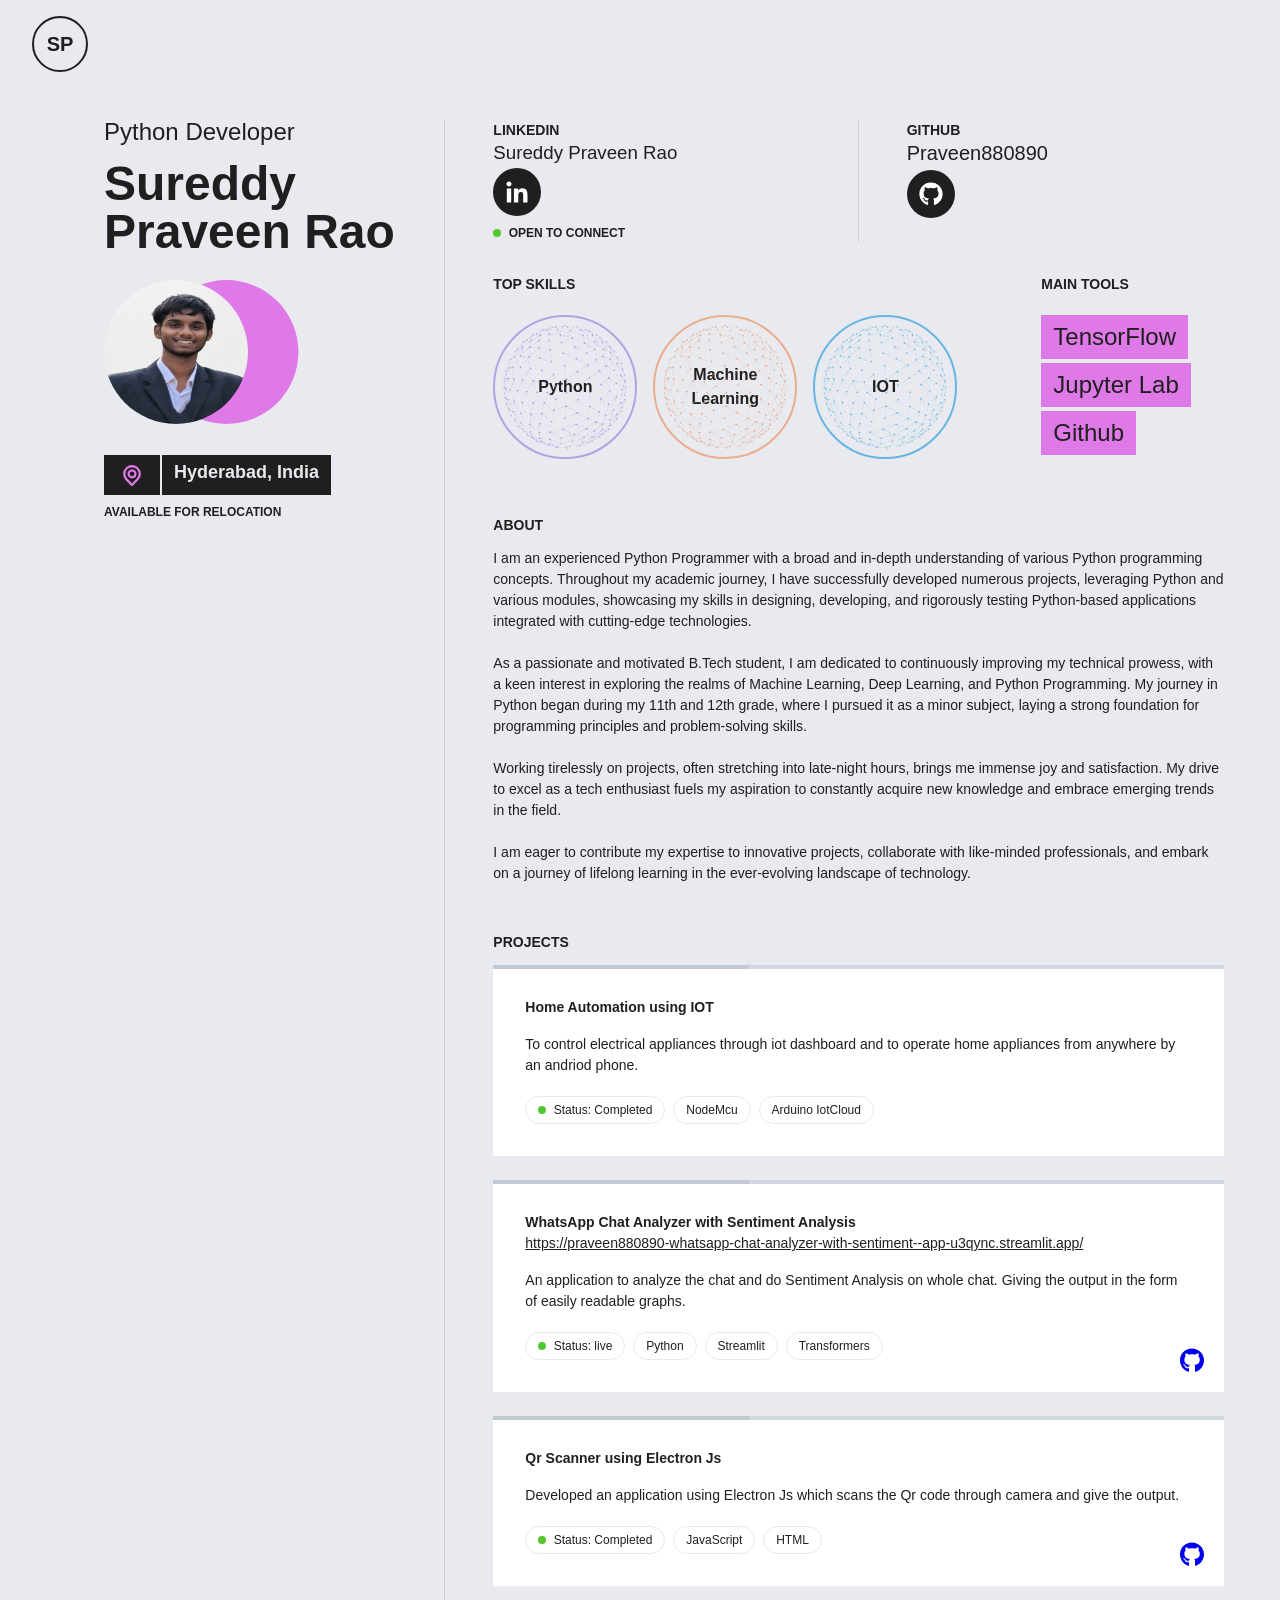
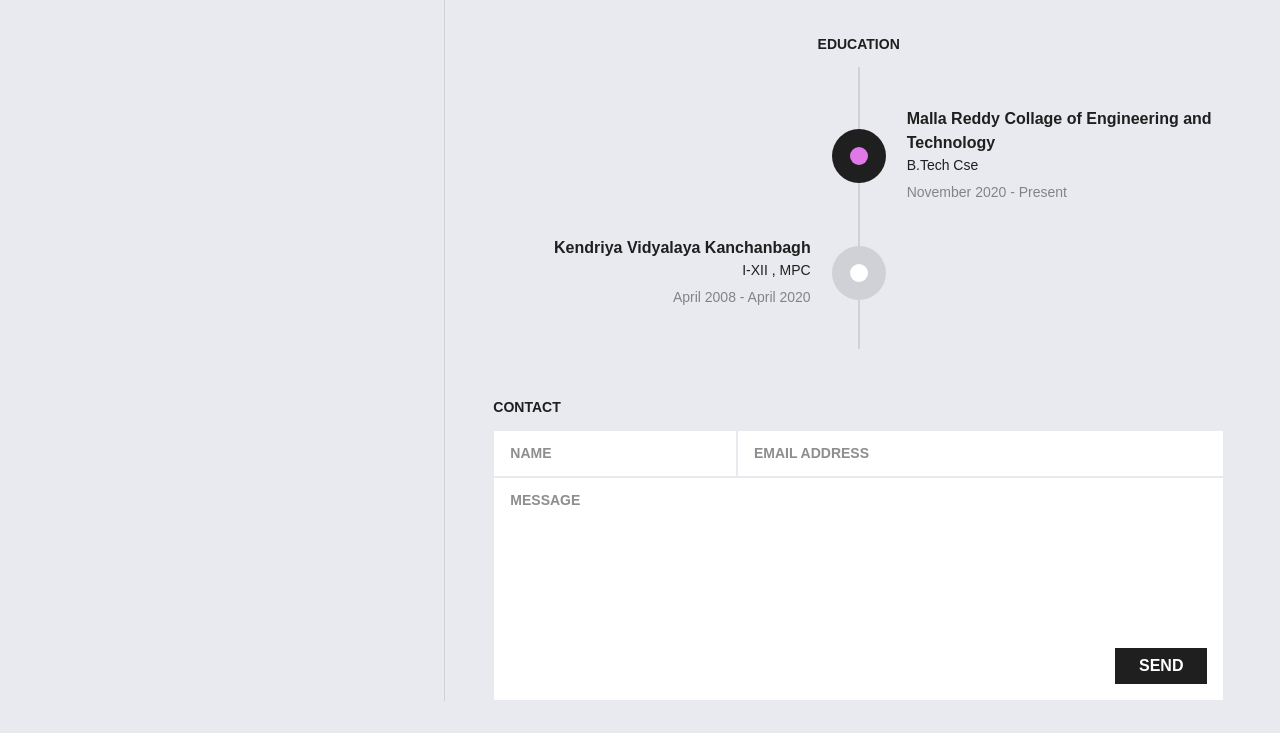
<file: portfolio.html>
<!DOCTYPE html>
<html lang="en"><head><meta http-equiv="Content-Type" content="text/html; charset=UTF-8">
<title>Sureddy Praveen Rao - Python Developer</title>
<meta http-equiv="X-UA-Compatible" content="IE=edge">
<meta name="viewport" content="width=device-width, initial-scale=1, shrink-to-fit=no">
<link rel="stylesheet" href="./deps/styles.css">
<link rel="icon" href="data:image/svg+xml,%3Csvg xmlns='http://www.w3.org/2000/svg' width='300' height='300' fill='currentColor' class='bi bi-record-fill' viewBox='0 0 16 16' id='IconChangeColor'%3E%3Cpath fill-rule='evenodd' d='M8 13A5 5 0 1 0 8 3a5 5 0 0 0 0 10z' id='mainIconPathAttribute' fill='%23e079e8'%3E%3C/path%3E%3C/svg%3E">
<meta name="theme-color" content="#eee841">
<link rel="dns-prefetch" href="https://fonts.googleapis.com/">
<meta name="description" content="Sureddy Praveen Rao - Python Developer">
</head>
<body class="antialiased bg-back leading-normal font-text text-front">
<header>
<div class="flex justify-between p-1 lg:px-8">
<span class="inline-flex w-14 h-14 lg:mt-4 font-header font-bold text-xl justify-center items-center text-center text-front border-2 border-solid border-front rounded-full">SP</span>
</div>
</header>
<section class="container flex flex-wrap pt-4 my-8">
<div class="w-full lg:w-1/3 lg:border-r border-line lg:px-8 xl:px-12">
<div class="flex flex-col h-full justify-between">
<div>
<h2 class="font-header font-light text-front text-2xl leading-none mb-4">Python Developer</h2>
<h1 class="font-header font-black text-front text-5xl leading-none break-words mb-6">Sureddy Praveen Rao</h1>
<div class="relative inline-block">
<img src="./deps/Praveen.jpg" alt="Sureddy Praveen Rao" class="block rounded-full relative z-10 w-56 h-56 lg:w-36 lg:h-36">
<div class="avatar-bg bg-lead"></div>
</div>
<br>
<div class="inline-flex bg-front mt-6 w-auto">
<span class="text-lead border-r-2 border-back pt-2 px-3">
<span class="inline-block h-4 w-3">
  <svg xmlns="http://www.w3.org/2000/svg" viewBox="0 0 24 24" id="IconChangeColor" height="25" width="32"><path d="M18,4.48a8.45,8.45,0,0,0-12,12l5.27,5.28a1,1,0,0,0,1.42,0L18,16.43A8.45,8.45,0,0,0,18,4.48ZM16.57,15,12,19.59,7.43,15a6.46,6.46,0,1,1,9.14,0ZM9,7.41a4.32,4.32,0,0,0,0,6.1,4.31,4.31,0,0,0,7.36-3,4.24,4.24,0,0,0-1.26-3.05A4.3,4.3,0,0,0,9,7.41Zm4.69,4.68a2.33,2.33,0,1,1,.67-1.63A2.33,2.33,0,0,1,13.64,12.09Z" id="mainIconPathAttribute" fill="#e079e8" stroke-width="0" stroke="#ffffff" filter="url(#shadow)"></path><filter id="shadow"><feDropShadow id="shadowValue" stdDeviation=".5" dx="0" dy="0" flood-color="black"></feDropShadow></filter><filter id="shadow"><feDropShadow id="shadowValue" stdDeviation=".5" dx="0" dy="0" flood-color="black"></feDropShadow></filter></svg>  </span>
</span>
<span class="text-back font-header font-bold py-1 px-3 text-lg">Hyderabad, India</span>
</div>
<div class="text-xs uppercase pt-2 font-semibold text-front font-header">
Available for relocation
</div>
</div>
<footer><br></footer>
</div>
</div>
<div class="w-full lg:w-2/3 lg:pl-8 xl:pl-12">
<div class="flex pb-8">
<div class="w-1/2 pr-4 lg:pr-12 border-r border-line">
<h5 class="section-header pb-0">linkedin</h5>
<h3 class="font-header font-light text-x1 text-front leading-tight">Sureddy Praveen Rao</h3>
<div class="pt-1">
  <a href="https://www.linkedin.com/in/sureddy-praveen-418137116/" class="connect-icon" target="_blank"><svg xmlns="http://www.w3.org/2000/svg" viewBox="0 0 448 512"><path d="M100.3 480H7.4V180.9h92.9V480zM53.8 140.1C24.1 140.1 0 115.5 0 85.8 0 56.1 24.1 32 53.8 32c29.7 0 53.8 24.1 53.8 53.8 0 29.7-24.1 54.3-53.8 54.3zM448 480h-92.7V334.4c0-34.7-.7-79.2-48.3-79.2-48.3 0-55.7 37.7-55.7 76.7V480h-92.8V180.9h89.1v40.8h1.3c12.4-23.5 42.7-48.3 87.9-48.3 94 0 111.3 61.9 111.3 142.3V480z"></path></svg></a>
  </div>
<div class="font-header font-semibold text-xs uppercase pt-2">
<span class="dot status-green"></span> Open to Connect
</div>
</div>
<div class="w-1/2 pl-4 lg:pl-12">
<h5 class="section-header pb-0">Github</h5>
<div class="font-header font-light text-xl text-front leading-tight">
Praveen880890
<div class="pt-1">
  <a href="https://github.com/" class="connect-icon" target="_blank"><svg xmlns="http://www.w3.org/2000/svg" viewBox="0 0 496 512"><path d="M165.9 397.4c0 2-2.3 3.6-5.2 3.6-3.3.3-5.6-1.3-5.6-3.6 0-2 2.3-3.6 5.2-3.6 3-.3 5.6 1.3 5.6 3.6zm-31.1-4.5c-.7 2 1.3 4.3 4.3 4.9 2.6 1 5.6 0 6.2-2s-1.3-4.3-4.3-5.2c-2.6-.7-5.5.3-6.2 2.3zm44.2-1.7c-2.9.7-4.9 2.6-4.6 4.9.3 2 2.9 3.3 5.9 2.6 2.9-.7 4.9-2.6 4.6-4.6-.3-1.9-3-3.2-5.9-2.9zM244.8 8C106.1 8 0 113.3 0 252c0 110.9 69.8 205.8 169.5 239.2 12.8 2.3 17.3-5.6 17.3-12.1 0-6.2-.3-40.4-.3-61.4 0 0-70 15-84.7-29.8 0 0-11.4-29.1-27.8-36.6 0 0-22.9-15.7 1.6-15.4 0 0 24.9 2 38.6 25.8 21.9 38.6 58.6 27.5 72.9 20.9 2.3-16 8.8-27.1 16-33.7-55.9-6.2-112.3-14.3-112.3-110.5 0-27.5 7.6-41.3 23.6-58.9-2.6-6.5-11.1-33.3 2.6-67.9 20.9-6.5 69 27 69 27 20-5.6 41.5-8.5 62.8-8.5s42.8 2.9 62.8 8.5c0 0 48.1-33.6 69-27 13.7 34.7 5.2 61.4 2.6 67.9 16 17.7 25.8 31.5 25.8 58.9 0 96.5-58.9 104.2-114.8 110.5 9.2 7.9 17 22.9 17 46.4 0 33.7-.3 75.4-.3 83.6 0 6.5 4.6 14.4 17.3 12.1C428.2 457.8 496 362.9 496 252 496 113.3 383.5 8 244.8 8zM97.2 352.9c-1.3 1-1 3.3.7 5.2 1.6 1.6 3.9 2.3 5.2 1 1.3-1 1-3.3-.7-5.2-1.6-1.6-3.9-2.3-5.2-1zm-10.8-8.1c-.7 1.3.3 2.9 2.3 3.9 1.6 1 3.6.7 4.3-.7.7-1.3-.3-2.9-2.3-3.9-2-.6-3.6-.3-4.3.7zm32.4 35.6c-1.6 1.3-1 4.3 1.3 6.2 2.3 2.3 5.2 2.6 6.5 1 1.3-1.3.7-4.3-1.3-6.2-2.2-2.3-5.2-2.6-6.5-1zm-11.4-14.7c-1.6 1-1.6 3.6 0 5.9 1.6 2.3 4.3 3.3 5.6 2.3 1.6-1.3 1.6-3.9 0-6.2-1.4-2.3-4-3.3-5.6-2z"></path></svg></a>

</div>
</div>
</div>
</div>
<div class="flex flex-wrap">
<div class="w-full lg:w-3/4 pb-12">
<h5 class="section-header pb-3">Top skills</h5>
<ul class="skills">
<li class="skill">Python
<svg xmlns="http://www.w3.org/2000/svg" viewBox="460.5 460.5 79 79"><g><path opacity=".106" d="M504.7 500.2l-5.5-3.4v-.1h.1l5.4 3.5zM499.3 504c-.1 0-.1 0 0 0-.1 0-.1-.1 0 0l5.4-3.8h.1v.1l-5.5 3.7z"></path><path opacity=".106" d="M493.1 500.7s0-.1 0 0l6.1-3.9h.1v.1l-6.2 3.8z"></path><path opacity=".106" d="M499.3 504c-.1 0-.1 0 0 0l-6.2-3.3v-.1h.1l6.1 3.4c0-.1 0 0 0 0zM499.2 496.9c0-.1 0-.1 0 0l5.4-3.4h.1v.1l-5.5 3.3c.1 0 0 0 0 0z"></path><path opacity=".106" d="M505.9 506.5l-6.7-2.5v-.1h.1l6.6 2.6c0-.1.1-.1 0 0z"></path><path opacity=".106" d="M505.9 506.5l-1.3-6.3v-.1h.1l1.2 6.4c.1 0 0 0 0 0zM499.2 496.9s0-.1 0 0v-7.1 7.1c.1-.1.1 0 0 0z"></path><path opacity=".106" d="M504.7 500.2s-.1 0 0 0c-.1 0-.1 0 0 0l4.6-3.4h.1v.1l-4.7 3.3zM493.4 507.9c-.1 0-.1 0 0 0l5.8-4h.1v.1l-5.9 3.9z"></path><path opacity=".106" d="M500.1 510.8s-.1 0 0 0l-.9-6.8v-.1h.1l.8 6.9zM504.7 493.6l-5.5-3.7v-.1h.1l5.4 3.8c0-.1 0-.1 0 0z"></path><path opacity=".106" d="M493.1 493.1c-.1 0 0 0 0 0l6.1-3.4h.1v.1l-6.2 3.3zM500.1 510.8s-.1 0 0 0c-.1 0-.1-.1 0 0l5.8-4.4h.1v.1l-5.9 4.3z"></path><path opacity=".106" d="M505.9 506.5s0-.1 0 0l4.9-4.1h.1v.1l-5 4z"></path><path opacity=".106" d="M510.9 502.5c-.1 0-.1 0 0 0l-1.6-5.5v-.1h.1l1.5 5.6c0-.1 0 0 0 0zM487 504.7c-.1 0-.1 0 0 0-.1 0-.1 0 0 0l6.1-4.1h.1v.1l-6.2 4zM504.7 493.6c-.1 0-.1-.1 0 0l1.2-6.1h.1v.1l-1.3 6c0-.1 0 0 0 0z"></path><path opacity=".106" d="M509.3 497c-.1 0-.1-.1 0 0l1.6-5.4h.1v.1l-1.7 5.3zM493.4 507.9l-6.5-3.2v-.1h.1l6.4 3.3s.1 0 0 0zM507.1 513.4s-.1 0 0 0l-1.2-6.9v-.1h.1l1.1 7z"></path><path opacity=".106" d="M512.4 508.8l-6.5-2.3v-.1h.1l6.4 2.4c0-.1 0-.1 0 0zM514.7 497.1l-5.5-.2 5.5.2c.1-.1.1 0 0 0 .1 0 .1 0 0 0zM499.3 489.8c-.1 0-.1 0 0 0l-5.9-3.7v-.1h.1l5.8 3.8c0-.1 0 0 0 0zM507.1 513.4l-7-2.6v-.1h.1l6.9 2.7c0-.1 0-.1 0 0z"></path><path opacity=".106" d="M512.4 508.8s-.1-.1 0 0l-1.6-6.3v-.1h.1l1.5 6.4c0-.1 0 0 0 0z"></path><path opacity=".11" d="M493.9 514.9l-.6-7v-.1h.1l.5 7.1c.1 0 .1 0 0 0zM493.1 493.1l-6.2-3.7v-.1h.1l6.1 3.8s.1 0 0 0z"></path><path opacity=".106" d="M510.9 491.6l-5-4.1v-.1h.1l4.9 4.2c0-.1.1 0 0 0z"></path><path opacity=".11" d="M493.9 514.9s0-.1 0 0l6.1-4.2h.1v.1l-6.2 4.1c.1 0 0 0 0 0zM499.3 489.8c-.1 0-.1 0 0 0-.1 0-.1 0 0 0l.8-6.6h.1v.1l-.9 6.5zM516.8 503.2l-6-.7v-.1h.1l5.9.8c.1-.1.1-.1 0 0 .1-.1.1 0 0 0zM507.1 513.4c-.1-.1-.1-.1 0 0l5.3-4.7h.1v.1l-5.4 4.6zM486.6 497.1l.2-7.6-.2 7.6c.1 0 .1 0 0 0z"></path><path opacity=".11" d="M505.9 487.5l-5.9-4.2v-.1h.1l5.8 4.3c.1-.1.1-.1 0 0 .1 0 0 0 0 0zM487.7 511.6l-.8-6.9v-.1h.1l.7 7c.1 0 .1 0 0 0z"></path><path opacity=".111" d="M486.9 489.5s0-.1 0 0l6.4-3.5h.1v.1l-6.5 3.4z"></path><path opacity=".117" d="M493.9 514.9l-6.2-3.3v-.1h.1l6.1 3.4c.1-.1.1 0 0 0 .1 0 .1 0 0 0z"></path><path opacity=".114" d="M510.9 491.6s-.1 0 0 0c-.1-.1 0-.1 0 0l6-.4h.1v.1l-6.1.3z"></path><path opacity=".118" d="M510.9 491.6s-.1 0 0 0l1.5-6.1h.1v.1l-1.6 6z"></path><path opacity=".114" d="M501 517.9c-.1 0-.1-.1 0 0l6.1-4.6h.1v.1l-6.2 4.5z"></path><path opacity=".118" d="M514.7 497.1l2.1-5.9h.1v.1l-2.2 5.8c.1 0 .1 0 0 0z"></path><path opacity=".122" d="M486.6 497.1l-6-3.6v-.1h.1l5.9 3.7c.1-.1.1-.1 0 0 .1 0 .1 0 0 0z"></path><path opacity=".123" d="M520.7 497.4l-5.9-.3v-.1l5.9.4c0-.1 0-.1 0 0z"></path><path opacity=".126" d="M518.6 509.9l-6.2-1.2v-.1h.1l6.1 1.3c0-.1.1 0 0 0zM500.1 483.3s-.1 0 0 0c-.1-.1-.1-.1 0 0l7.1-2.4h.1v.1l-7.2 2.3zM493.4 486.1c-.1 0-.1 0 0 0l.5-6.6h.1v.1l-.6 6.5zM487.7 511.6l-6.3-3.2v-.1h.1l6.2 3.3c.1-.1.1 0 0 0 .1 0 0 0 0 0zM516.9 491.3l-4.5-5.7v-.1h.1l4.4 5.8z"></path><path opacity=".127" d="M486.9 489.5l.7-6.7h.1v.1l-.8 6.6c.1 0 0 0 0 0zM516.8 503.2c0-.1 0-.1 0 0l3.8-5.8h.1v.1l-3.9 5.7c.1 0 .1 0 0 0z"></path><path opacity=".129" d="M500.1 483.3l-6.2-3.8v-.1h.1l6.1 3.9c0-.1 0-.1 0 0z"></path><path opacity=".133" d="M494.8 521.7c-.1 0-.1 0 0 0l-.9-6.8v-.1h.1l.8 6.9c0-.1 0 0 0 0zM512.5 485.6c-.1 0-.1 0 0 0l-5.3-4.6v-.1h.1l5.2 4.7c0-.1 0 0 0 0zM480.7 501.2s-.1-.1 0 0l-.1-7.7.1 7.7c0-.1 0 0 0 0zM508 520.1l-7.1-2.2v-.1h.1l7 2.3c.1-.1.1 0 0 0 .1 0 .1 0 0 0zM482.8 514.7c0-.1 0-.1 0 0l4.9-3.1h.1v.1l-5 3z"></path><path opacity=".135" d="M486.9 489.5l-5.5-3.1v-.1h.1l5.4 3.2c.1-.1.1 0 0 0z"></path><path opacity=".137" d="M513.6 515.3c-.1 0-.1 0 0 0l5-5.5h.1v.1l-5.1 5.4z"></path><path opacity=".141" d="M487.6 482.9c0-.1 0-.1 0 0l6.2-3.5h.1v.1l-6.3 3.4c.1 0 .1 0 0 0zM508 520.1l5.5-4.9h.1v.1l-5.6 4.8c.1 0 .1 0 0 0z"></path><path opacity=".145" d="M482.8 514.7s0-.1 0 0l-1.4-6.2v-.1h.1l1.3 6.3c.1-.1 0 0 0 0zM512.5 485.6c-.1 0-.1 0 0 0-.1-.1-.1-.1 0 0l6.2-.7h.1v.1l-6.3.6zM480.7 493.5c-.1 0-.1 0 0 0l.7-7.2h.1v.1l-.8 7.1zM507.1 481l-6.2-4.3v-.1h.1l6.1 4.4c.1-.1.1-.1 0 0 .1 0 .1 0 0 0z"></path><path opacity=".149" d="M475.9 504.9s-.1 0 0 0c-.1 0-.1 0 0 0l4.8-3.9h.1v.1l-4.9 3.8zM488.2 518.3l-5.4-3.6v-.1h.1l5.3 3.7c.1-.1.1-.1 0 0 .1 0 0 0 0 0zM523.1 503.8s-.1 0 0 0l-2.4-6.5v-.1h.1l2.3 6.6z"></path><path opacity=".15" d="M480.7 501.2l-5.3-3.5v-.1h.1l5.2 3.6c0-.1 0-.1 0 0z"></path><path opacity=".153" d="M507.1 481c0-.1 0-.1 0 0l6.6-1.6h.1v.1l-6.7 1.5z"></path><path opacity=".154" d="M475.4 497.6s-.1 0 0 0c-.1 0-.1 0 0 0l5.3-4.2h.1v.1l-5.4 4.1zM520.7 497.4c-.1 0-.1 0 0 0l2.4-6.1h.1v.1l-2.5 6z"></path><path opacity=".157" d="M501.9 524.3c-.1 0-.1 0 0 0-.1 0-.1 0 0 0l6.2-4.3h.1v.1l-6.3 4.2z"></path><path opacity=".158" d="M477.2 511.5s-.1 0 0 0c-.1 0-.1 0 0 0l4.3-3.2h.1v.1l-4.4 3.1z"></path><path opacity=".161" d="M514.3 521.4l-.8-6.1v-.1h.1l.7 6.2c.1 0 0 0 0 0zM480.7 493.5c-.1 0-.1 0 0 0l-4.9-3.1v-.1h.1l4.8 3.2c0-.1 0 0 0 0z"></path><path opacity=".164" d="M519.7 516.7s-.1 0 0 0l-1.1-6.8v-.1h.1l1 6.9z"></path><path opacity=".165" d="M487.6 482.9l-5-2.5v-.1h.1l4.9 2.6c.1-.1.1-.1 0 0 .1 0 .1 0 0 0z"></path><path opacity=".165" d="M487.6 482.9l.4-6.2h.1v.1l-.5 6.1c.1 0 .1 0 0 0z"></path><path opacity=".166" d="M514.3 521.4l-6.3-1.3v-.1h.1l6.2 1.4c0-.1.1 0 0 0z"></path><path opacity=".169" d="M518.7 485l-5-5.5v-.1c0-.1 0 0 .1 0l4.9 5.6c.1-.1.1 0 0 0zM483.5 520.7c-.1 0-.1 0 0 0-.1 0-.1-.1 0 0l4.7-2.5h.1v.1l-4.8 2.4z"></path><path opacity=".172" d="M481.4 486.4s-.1-.1 0 0l1.2-6h.1v.1l-1.3 5.9z"></path><path opacity=".169" d="M489.2 524.4s-.1-.1 0 0c-.1-.1-.1-.1 0 0l5.6-2.8h.1v.1l-5.7 2.7z"></path><path opacity=".172" d="M501 476.7c-.1-.1 0-.1 0 0l7.1-1.9h.1v.1l-7.2 1.8z"></path><path opacity=".176" d="M478.9 517c0-.1 0-.1 0 0l3.9-2.4h.1v.1l-4 2.3zM523.1 503.8c-.1 0-.1 0 0 0l3.4-6.1h.1v.1l-3.5 6zM477.2 511.5s-.1 0 0 0l-1.3-6.6v-.1h.1l1.2 6.7z"></path><path opacity=".18" d="M475.4 497.6c-.1 0-.1 0 0 0l.4-7.3h.1v.1l-.5 7.2z"></path><path opacity=".184" d="M481.4 486.4L477 484v-.1h.1l4.3 2.5c0-.1.1-.1 0 0z"></path><path opacity=".185" d="M514.3 521.4l5.4-4.8h.1v.1l-5.5 4.7z"></path><path opacity=".184" d="M508.7 525.9l-6.8-1.6v-.1c0-.1 0 0 .1 0l6.7 1.7c0-.1 0-.1 0 0z"></path><path opacity=".188" d="M482.7 480.4s-.1 0 0 0c-.1 0-.1 0 0 0l5.4-3.8h.1v.1l-5.5 3.7z"></path><path opacity=".189" d="M478.9 517l-1.8-5.5v-.1h.1l1.7 5.6c.1-.1.1 0 0 0z"></path><path opacity=".196" d="M528.8 504.4l-5.7-.6v-.1h.1l5.6.7c0-.1 0-.1 0 0z"></path><path opacity=".193" d="M489.2 524.4l-5.7-3.7v-.1h.1l5.6 3.8c0-.1 0-.1 0 0 0-.1 0 0 0 0zM508.7 525.9c-.1 0-.1 0 0 0-.1 0-.1-.1 0 0l5.6-4.6h.1v.1l-5.7 4.5z"></path><path opacity=".196" d="M518.7 485l1.1-6.2h.1v.1l-1.2 6.1c.1 0 0 0 0 0z"></path><path opacity=".2" d="M475.8 490.4s-.1 0 0 0l1.2-6.5h.1v.1l-1.3 6.4zM475.9 504.9l-5-3v-.1h.1l4.9 3.1z"></path><path opacity=".204" d="M472.2 509.4c-.1-.1-.1-.1 0 0l3.7-4.5h.1v.1l-3.8 4.4z"></path><path opacity=".2" d="M495.8 527.4l-6.6-3.1v-.1h.1l6.5 3.2c0-.1 0 0 0 0z"></path><path opacity=".204" d="M502.6 529.4l-.8-5.1v-.1h.1l.7 5.2c.1 0 .1 0 0 0zM513.7 479.5l.7-5.5h.1v.1l-.8 5.4c.1 0 0 0 0 0z"></path><path opacity=".208" d="M477.2 511.5l-5-2.2v-.1h.1l4.9 2.3c0-.1 0 0 0 0zM528.9 491.7l-5.7-.4v-.1h.1l5.6.5c0-.1 0-.1 0 0z"></path><path opacity=".211" d="M508.1 474.8l-6.3-3.9v-.1h.1l6.2 4c.1 0 .1 0 0 0 .1 0 0 0 0 0z"></path><path opacity=".212" d="M470.9 494.1c-.1 0-.1-.1 0 0l4.9-3.8h.1v.1l-5 3.7zM528.8 504.4s-.1 0 0 0l-2.4-6.6v-.1h.1l2.3 6.7z"></path><path opacity=".216" d="M494.7 473.4s0-.1 0 0c0-.1 0-.1 0 0l7.2-2.5h.1v.1l-7.3 2.4z"></path><path opacity=".215" d="M508.1 474.8l6.3-.8h.1v.1l-6.4.7z"></path><path opacity=".216" d="M482.7 480.4l-4-1.7v-.1h.1l3.9 1.8zM524.8 510.8s-.1 0 0 0c-.1 0-.1 0 0 0l4-6.5h.1v.1l-4.1 6.4z"></path><path opacity=".22" d="M488.1 476.7l-4.8-1.8v-.1h.1l4.7 1.9c0-.1.1 0 0 0z"></path><path opacity=".217" d="M514.5 526.5s-.1-.1 0 0l-.2-5.1.2 5.1c0-.1 0 0 0 0z"></path><path opacity=".219" d="M519.9 522.6l-.3-6 .3 6c.1 0 .1 0 0 0z"></path><path opacity=".224" d="M525.4 517.5l-5.7-.8v-.1h.1l5.6.9c0-.1 0-.1 0 0 0-.1 0 0 0 0zM478.9 517l-4.7-1.4v-.1h.1l4.6 1.5c.1-.1.1-.1 0 0 .1 0 0 0 0 0zM483.3 525.6s-.1 0 0 0l.1-5-.1 5zM502.6 529.4l-6.8-2v-.1h.1l6.7 2.1c.1-.1.1 0 0 0 .1 0 0 0 0 0z"></path><path opacity=".227" d="M514.5 526.5l-5.8-.6v-.1h.1l5.7.7c0-.1 0-.1 0 0 0-.1 0 0 0 0zM478.1 521.4s0-.1 0 0l.7-4.5h.1v.1l-.8 4.4c.1 0 .1 0 0 0zM494.7 473.4l-5.7-2.1v-.1h.1l5.6 2.2c0-.1.1-.1 0 0 0-.1 0 0 0 0zM477 484s0-.1 0 0l1.7-5.3h.1v.1L477 484c.1 0 .1 0 0 0zM524.9 484.9l-5.1-6.1v-.1h.1l5 6.2c.1 0 .1 0 0 0z"></path><path opacity=".231" d="M508.1 474.8l.6-5.1h.1v.1l-.7 5c.1 0 .1 0 0 0zM525.4 517.5s-.1-.1 0 0l-.7-6.7v-.1h.1l.6 6.8c0-.1 0 0 0 0z"></path><path opacity=".232" d="M489.8 529.5c-.1 0-.1-.1 0 0l-.6-5.1v-.1h.1l.5 5.2c0-.1 0-.1 0 0z"></path><path opacity=".231" d="M531.4 498.3l-4.9-.5v-.1h.1l4.8.6c0-.1 0-.1 0 0 0-.1 0 0 0 0zM519.9 478.9c-.1 0-.1-.1 0 0l-5.4-4.8v-.1h.1l5.3 4.9c0-.1 0-.1 0 0 0-.1 0 0 0 0z"></path><path opacity=".235" d="M472 486.8s0-.1 0 0l5-2.9h.1v.1l-5.1 2.8c.1 0 .1 0 0 0z"></path><path opacity=".239" d="M489.8 529.5c-.1 0-.1-.1 0 0-.1-.1-.1-.1 0 0l6-2.1h.1v.1l-6.1 2zM508.9 530.3l-.3-4.4v-.1h.1l.2 4.5c.1 0 .1 0 0 0z"></path><path opacity=".243" d="M474.2 515.6l-2.1-6.3v-.1h.1l2 6.4c.1 0 .1 0 0 0zM530 511.2l-5.2-.4v-.1h.1l5.1.5z"></path><path opacity=".247" d="M478.7 478.8c0-.1 0-.1 0 0l4.5-3.9h.1v.1l-4.6 3.8c.1 0 0 0 0 0z"></path><path opacity=".251" d="M514.5 526.5s-.1 0 0 0c-.1-.1-.1-.1 0 0l5.4-3.9h.1v.1l-5.5 3.8zM501.9 471s-.1-.1 0 0c-.1-.1 0-.1 0 0l6.9-1.2h.1v.1l-7 1.1zM470.9 494.1s-.1 0 0 0l1.1-7.4h.1v.1l-1.2 7.3zM497 532.2l-1.3-4.8v-.1h.1l1.2 4.9c.1 0 0 0 0 0z"></path><path opacity=".255" d="M483.3 474.9s-.1 0 0 0c-.1 0-.1 0 0 0l5.7-3.7h.1v.1l-5.8 3.6z"></path><path opacity=".251" d="M528.8 504.4c-.1 0-.1 0 0 0l2.6-6.2h.1v.1l-2.7 6.1z"></path><path opacity=".259" d="M483.3 525.6l-5.2-4.3v-.1h.1l5.1 4.4zM508.9 530.3l-6.3-.9v-.1h.1l6.2 1c.1-.1.1-.1 0 0 .1 0 0 0 0 0zM531.4 498.3l-2.6-6.6v-.1h.1l2.5 6.7c0-.1 0 0 0 0z"></path><path opacity=".267" d="M489.8 529.5c-.1 0-.1 0 0 0l-6.5-3.8v-.1h.1l6.4 3.9c0-.1 0-.1 0 0 0-.1 0 0 0 0zM497 532.2s0-.1 0 0l5.6-2.9h.1v.1l-5.7 2.8z"></path><path opacity=".271" d="M474 480.7s0-.1 0 0l4.7-2h.1v.1l-4.8 1.9zM519.9 478.9c-.1-.1-.1-.1 0 0l.3-5.2h.1v.1l-.4 5.1c0-.1 0 0 0 0zM524.9 484.9l.6-5.9h.1v.1l-.7 5.8c.1 0 0 0 0 0z"></path><path opacity=".273" d="M467.5 506.5c-.1 0-.1-.1 0 0l3.4-4.6h.1v.1l-3.5 4.5z"></path><path opacity=".275" d="M501.9 471s-.1-.1 0 0l.7-4.3h.1v.1l-.8 4.2c0-.1 0 0 0 0z"></path><path opacity=".278" d="M530.2 485.6l-5.3-.6v-.1h.1l5.2.7c0-.1 0-.1 0 0 0-.1 0 0 0 0z"></path><path opacity=".275" d="M514.5 474.1c-.1 0-.1 0 0 0-.1-.1-.1-.1 0 0l5.7-.5h.1v.1l-5.8.4z"></path><path opacity=".278" d="M469.5 513.5c-.1 0-.1 0 0 0l2.7-4.3h.1v.1l-2.8 4.2zM533.2 504.8l-4.4-.4v-.1h.1l4.3.5c.1-.1.1-.1 0 0 .1-.1 0 0 0 0zM472 486.8l1.9-6.1h.1v.1l-2 6c.1 0 .1 0 0 0z"></path><path opacity=".282" d="M514.5 474.1c-.1 0-.1 0 0 0l.2-4.3h.1v.1l-.3 4.2z"></path><path opacity=".286" d="M497 532.2l-7.3-2.8v-.1h.1l7.2 2.9c.1-.1.1 0 0 0zM528.9 491.7c-.1 0-.1 0 0 0l1.3-6.2h.1v.1l-1.4 6.1zM474.2 515.6l-4.7-2.1v-.1h.1l4.6 2.2c.1-.1.1 0 0 0 .1 0 0 0 0 0zM504.1 533.5l-1.6-4.1v-.1h.1l1.5 4.2c.1 0 .1 0 0 0 .1 0 .1 0 0 0z"></path><path opacity=".287" d="M514.2 530.2l.2-3.8h.1v.1l-.3 3.7c.1 0 .1 0 0 0z"></path><path opacity=".29" d="M473.2 520.1c-.1 0-.1 0 0 0l1-4.5h.1v.1l-1.1 4.4z"></path><path opacity=".286" d="M470.9 494.1l-3.6-3.6v-.1h.1l3.5 3.7c.1-.1.1 0 0 0z"></path><path opacity=".29" d="M483.3 474.9s-.1 0 0 0l-.2-4.2v-.1h.1l.1 4.3zM519.5 527.3s-.1-.1 0 0l.4-4.7h.1v.1l-.5 4.6z"></path><path opacity=".294" d="M478.1 521.4l-5-1.3v-.1h.1l4.9 1.4c.1-.1.1-.1 0 0 .1 0 .1 0 0 0zM489 471.3l-6-.5v-.1h.1l5.9.6c.1-.1.1-.1 0 0 .1 0 .1 0 0 0z"></path><path opacity=".295" d="M533.3 492.4l-4.5-.7v-.1h.1l4.4.8c0-.1.1-.1 0 0 .1 0 0 0 0 0z"></path><path opacity=".298" d="M508.8 469.8l-6.1-3.1v-.1h.1l6 3.2z"></path><path opacity=".302" d="M477.9 525.9l.2-4.6h.1v.1l-.3 4.5c.1 0 0 0 0 0z"></path><path opacity=".298" d="M514.7 469.8h-5.9 5.9c0-.1 0 0 0 0z"></path><path opacity=".302" d="M525 523c-.1 0-.1 0 0 0-.1 0-.1 0 0 0l.4-5.6h.1v.1l-.5 5.5zM508.9 530.3c0-.1 0-.1 0 0l5.3-.2-5.3.2zM495.7 468.4c0-.1 0-.1 0 0l6.9-1.8h.1v.1l-7 1.7z"></path><path opacity=".306" d="M483.7 530.3l-.5-4.8v-.1h.1l.4 4.9c.1 0 .1 0 0 0zM489 471.3l.5-4.3h.1v.1l-.6 4.2c.1 0 .1 0 0 0zM504.1 533.5l4.8-3.3h.1v.1l-4.9 3.2c.1 0 .1 0 0 0z"></path><path opacity=".31" d="M530 511.2s-.1 0 0 0l3.2-6.6h.1v.1l-3.3 6.5z"></path><path opacity=".314" d="M483.7 530.3l6-1h.1v.1l-6.1.9zM525.6 479l-5.5-5.4v-.1h.1l5.4 5.5c.1 0 .1 0 0 0z"></path><path opacity=".319" d="M495.7 468.4l-6.1-1.3v-.1h.1l6 1.4c.1-.1.1-.1 0 0 .1 0 .1 0 0 0z"></path><path opacity=".322" d="M508.8 469.8c-.1 0-.1 0 0 0l.2-3.6h.1v.1l-.3 3.5z"></path><path opacity=".318" d="M469.5 513.5s-.1 0 0 0l-2.1-7.1v-.1h.1l2 7.2zM520.2 473.7s-.1 0 0 0l-5.5-3.9v-.1h.1l5.4 4c0-.1 0-.1 0 0z"></path><path opacity=".326" d="M490.9 533.9c-.1 0-.1 0 0 0l-1.1-4.5v-.1h.1l1 4.6z"></path><path opacity=".324" d="M535 498.8l-3.6-.5v-.1h.1l3.5.6c0-.1 0-.1 0 0z"></path><path opacity=".326" d="M477.9 475l5.1-4.4h.1v.1l-5.2 4.3zM514.2 530.2s0-.1 0 0l5.2-3h.1v.1l-5.3 2.9c.1 0 0 0 0 0z"></path><path opacity=".329" d="M469.3 483.6s-.1 0 0 0c-.1 0-.1-.1 0 0l4.7-3h.1v.1l-4.8 2.9zM466.7 498.5c-.1 0-.1 0 0 0l.6-8h.1v.1l-.7 7.9z"></path><path opacity=".333" d="M519.5 527.3c-.1-.1-.1-.1 0 0l5.4-4.4h.1v.1l-5.5 4.3z"></path><path opacity=".337" d="M477.9 525.9l-4.8-5.8v-.1h.1l4.7 5.9c.1-.1.1 0 0 0zM495.7 468.4s0-.1 0 0l1.2-3.9h.1v.1l-1.3 3.8c.1 0 .1 0 0 0z"></path><path opacity=".338" d="M490.9 533.9c-.1 0-.1 0 0 0-.1 0-.1-.1 0 0l6.1-1.8h.1v.1l-6.2 1.7z"></path><path opacity=".342" d="M474 480.7l-1.2-3.7v-.1h.1l1.1 3.8c.1 0 0 0 0 0z"></path><path opacity=".341" d="M530 511.2l3.8-.1-3.8.1z"></path><path opacity=".345" d="M502.7 466.7c-.1 0-.1 0 0 0-.1-.1-.1-.1 0 0l6.4-.5h.1v.1l-6.5.4z"></path><path opacity=".349" d="M483.7 530.3l-5.9-4.5v-.1h.1l5.8 4.6c.1 0 .1 0 0 0 .1 0 .1 0 0 0z"></path><path opacity=".352" d="M533.2 504.8s0-.1 0 0l1.7-6h.1v.1l-1.8 5.9c.1 0 0 0 0 0z"></path><path opacity=".349" d="M467.4 490.6c-.1 0-.1 0 0 0-.1 0-.1-.1 0 0l1.9-7h.1v.1l-2 6.9zM525 523c-.1 0-.1 0 0 0-.1 0-.1-.1 0 0l4.9-5.6h.1v.1l-5 5.5z"></path><path opacity=".354" d="M472.9 477.1c-.1-.1 0-.1 0 0l5-2.1h.1v.1l-5.1 2z"></path><path opacity=".357" d="M498.5 536c-.1 0-.1 0 0 0l-1.5-3.8v-.1h.1l1.4 3.9c0-.1 0 0 0 0zM502.7 466.7s-.1 0 0 0l-5.7-2.2v-.1h.1l5.6 2.3c0-.1 0-.1 0 0zM510.4 533.6h-6.3 6.3c0-.1 0-.1 0 0z"></path><path opacity=".36" d="M535 498.8s-.1 0 0 0l-1.7-6.4v-.1h.1l1.6 6.5z"></path><path opacity=".361" d="M525.6 479l-.4-4.8v-.1h.1l.3 4.9zM520.2 473.7c-.1 0-.1 0 0 0l-.5-3.9v-.1h.1l.4 4z"></path><path opacity=".367" d="M465.4 510.7l2-4.3h.1v.1l-2.1 4.2z"></path><path opacity=".369" d="M490.9 533.9s-.1 0 0 0l-7.1-3.6v-.1h.1l7 3.7c0-.1 0 0 0 0zM517 531.7l-2.8-1.5v-.1h.1l2.7 1.6c.1-.1.1 0 0 0 .1 0 0 0 0 0z"></path><path opacity=".37" d="M477.9 475l-.3-3.7v-.1h.1l.2 3.8c.1 0 0 0 0 0z"></path><path opacity=".373" d="M514.7 469.8c-.1 0-.1 0 0 0l-.3-3v-.1h.1l.2 3.1z"></path><path opacity=".369" d="M469.5 513.5l-4.1-2.8v-.1h.1l4 2.9z"></path><path opacity=".373" d="M463.8 503.1l2.8-4.7h.1v.1l-2.9 4.6zM468.4 517.9c0-.1 0-.1 0 0l1-4.4h.1v.1l-1.1 4.3c.1-.1 0 0 0 0zM489.6 467s0-.1 0 0l7.3-2.6h.1v.1l-7.4 2.5zM498.5 536c-.1 0-.1 0 0 0-.1-.1-.1-.1 0 0l5.7-2.5h.1v.1l-5.8 2.4z"></path><path opacity=".38" d="M533.9 486.7l-3.8-1.2v-.1h.1l3.7 1.3c.1-.1.1 0 0 0 .1 0 .1 0 0 0z"></path><path opacity=".377" d="M466.7 498.5c-.1 0-.1 0 0 0l-2.9-3.5v-.1h.1l2.8 3.6z"></path><path opacity=".378" d="M522.9 528.2l-3.4-.9v-.1h.1l3.3 1c0-.1 0-.1 0 0z"></path><path opacity=".38" d="M473 524.6c-.1 0-.1-.1 0 0l.1-4.5-.1 4.5c0-.1 0 0 0 0zM536.1 504.9l-2.9-.2v-.1h.1l2.8.3c.1-.1.1 0 0 0 .1 0 .1 0 0 0z"></path><path opacity=".384" d="M522.9 528.2c-.1 0-.1 0 0 0l2-5.3h.1v.1l-2.1 5.2z"></path><path opacity=".388" d="M477.9 525.9l-4.9-1.3v-.1h.1l4.8 1.4c0-.1.1-.1 0 0z"></path><path opacity=".392" d="M514.4 466.9l-5.4-.6v-.1h.1l5.3.7c.1-.1.1-.1 0 0 .1-.1.1 0 0 0z"></path><path opacity=".396" d="M528.6 523.1l-3.7-.1 3.7.1c0-.1.1 0 0 0 .1 0 0 0 0 0zM467.4 490.6c-.1 0-.1 0 0 0l-2.2-3.1v-.1h.1l2.1 3.2c0-.1 0-.1 0 0z"></path><path opacity=".399" d="M536.2 493.3l-2.9-.9v-.1h.1l2.8 1c.1-.1.1 0 0 0 .1 0 .1 0 0 0z"></path><path opacity=".404" d="M509.1 466.3c-.1 0-.1 0 0 0l-4.9-2.7v-.1h.1l4.8 2.8c0-.1 0-.1 0 0z"></path><path opacity=".408" d="M528.6 523.1l1.3-5.7h.1v.1l-1.4 5.6c.1 0 0 0 0 0zM465.2 487.4l4-3.9h.1v.1l-4.1 3.8zM525.2 474.3l-5.5-4.4v-.1h.1l5.4 4.5c.1 0 .1 0 0 0 .1 0 0 0 0 0z"></path><path opacity=".416" d="M519.8 469.9c-.1 0-.1 0 0 0l-5.3-3v-.1h.1l5.2 3.1c0-.1 0-.1 0 0z"></path><path opacity=".412" d="M530.2 480.1l-5-5.8v-.1h.1l4.9 5.9z"></path><path opacity=".416" d="M497 464.5c-.1 0-.1 0 0 0-.1 0-.1-.1 0 0l7.2-1h.1v.1l-7.3.9zM533.8 511.2s-.1 0 0 0c-.1 0-.1 0 0 0l2.3-6.3h.1v.1l-2.4 6.2z"></path><path opacity=".42" d="M505.6 536.4c-.1 0-.1 0 0 0-.1 0-.1 0 0 0l4.8-2.9h.1v.1l-4.9 2.8z"></path><path opacity=".421" d="M517 531.7s0-.1 0 0l5.8-3.6h.1v.1l-5.9 3.5z"></path><path opacity=".42" d="M469.3 483.6s-.1 0 0 0l-1.2-3.3v-.1h.1l1.1 3.4zM468.4 517.9s0-.1 0 0l-3.1-7.2v-.1h.1l3 7.3c.1-.1.1-.1 0 0zM529.9 517.5c0-.1 0-.1 0 0l3.5-.8h.1v.1l-3.6.7z"></path><path opacity=".431" d="M463.8 503.1l-.1-8.1.1 8.1c.1 0 0 0 0 0z"></path><path opacity=".435" d="M468.2 480.3c-.1 0-.1 0 0 0-.1 0-.1 0 0 0l4.7-3.3h.1v.1l-4.8 3.2zM512.9 535.2l-2.5-1.6v-.1h.1l2.4 1.7c0-.1.1-.1 0 0 0-.1 0 0 0 0zM477.6 471.4s0-.1 0 0l5.8-4.5h.1v.1l-5.9 4.4zM505.6 536.4l-7.1-.5v-.1h.1l7 .6c0-.1 0 0 0 0z"></path><path opacity=".439" d="M533.4 516.8s-.1-.1 0 0l.3-5.6h.1v.1l-.4 5.5c0-.1 0 0 0 0z"></path><path opacity=".443" d="M536.2 493.3l-2.3-6.6v-.1h.1l2.2 6.7c.1 0 .1 0 0 0zM463.8 495c-.1 0-.1 0 0 0-.1 0-.1 0 0 0l1.4-7.6h.1v.1l-1.5 7.5z"></path><path opacity=".451" d="M514.4 466.9l-3.9-2.8v-.1h.1l3.8 2.9c.1-.1.1-.1 0 0 .1-.1.1 0 0 0zM512.9 535.2s0-.1 0 0c-.1-.1-.1-.1 0 0l4.1-3.5h.1v.1l-4.2 3.4c0-.1 0 0 0 0z"></path><path opacity=".454" d="M536.1 504.9l1-5.7h.1v.1l-1.1 5.6c.1 0 .1 0 0 0z"></path><path opacity=".455" d="M533.8 511.2c-.1 0-.1 0 0 0-.1-.1-.1-.1 0 0l2.8-1.4h.1v.1l-2.9 1.3z"></path><path opacity=".459" d="M497 464.5s-.1 0 0 0c-.1 0-.1 0 0 0l1.4-2.7h.1v.1l-1.5 2.6z"></path><path opacity=".463" d="M510.6 464l-6.4-.4v-.1h.1l6.3.5c0-.1 0 0 0 0z"></path><path opacity=".462" d="M537.2 499.3l-1-6v-.1h.1l.9 6.1c.1 0 0 0 0 0z"></path><path opacity=".459" d="M525.2 474.3l-2.1-4.4v-.1h.1l2 4.5c.1 0 .1 0 0 0z"></path><path opacity=".463" d="M523.2 470l-3.4-.1 3.4.1c0-.1 0-.1 0 0 0-.1 0 0 0 0zM485 534.1c-.1 0-.1 0 0 0l-6.5-4.2v-.1h.1l6.4 4.3c0-.1 0 0 0 0z"></path><path opacity=".466" d="M472.7 473.7c-.1 0-.1 0 0 0-.1 0-.1 0 0 0l4.9-2.4h.1v.1l-5 2.3z"></path><path opacity=".467" d="M528.9 475.3l-3.7-1v-.1h.1l3.6 1.1c.1-.1.1 0 0 0 .1 0 .1 0 0 0z"></path><path opacity=".471" d="M530.2 480.1s-.1 0 0 0l-1.3-4.8v-.1h.1l1.2 4.9zM519.8 532.4l-2.8-.7v-.1h.1l2.7.8c0-.1.1 0 0 0z"></path><path opacity=".474" d="M465.4 510.7l-2.8-3.4v-.1h.1l2.7 3.5c.1 0 .1 0 0 0zM533.7 482s-.1 0 0 0l-3.5-1.9v-.1h.1l3.4 2zM536.6 509.9s-.1 0 0 0l-.5-5v-.1h.1l.4 5.1c0-.1 0 0 0 0z"></path><path opacity=".478" d="M462.6 507.3s-.1 0 0 0l1.2-4.3h.1v.1l-1.3 4.2zM519.8 532.4c-.1 0-.1 0 0 0l3-4.3h.1v.1l-3.1 4.2z"></path><path opacity=".482" d="M468.4 517.9l-3.7-3.3v-.1h.1l3.6 3.4c.1-.1.1-.1 0 0zM463.8 503.1l-2.1-3.5v-.1h.1l2 3.6c.1 0 .1 0 0 0z"></path><path opacity=".486" d="M477.6 471.4l.5-3h.1v.1l-.6 2.9c.1 0 .1 0 0 0zM533.9 486.7l-.3-4.7v-.1h.1l.2 4.8c.1 0 .1 0 0 0 .1 0 0 0 0 0zM468.6 521.9l-.2-4.1v-.1h.1l.1 4.2c.1 0 0 0 0 0zM461.8 499.6c-.1 0-.1 0 0 0-.1 0-.1 0 0 0l2-4.7h.1v.1l-2.1 4.6z"></path><path opacity=".49" d="M536.8 489.3c-.1 0-.1 0 0 0l-2.8-2.6v-.1h.1l2.7 2.7c0-.1 0-.1 0 0z"></path><path opacity=".494" d="M492.4 537l-7.5-2.9v-.1h.1l7.4 3c.1-.1.1-.1 0 0 .1 0 0 0 0 0zM463.8 495c-.1 0-.1 0 0 0l-1.3-3.1v-.1h.1l1.2 3.2zM468.2 480.3c-.1 0-.1 0 0 0-.1 0-.1 0 0 0l4.5-6.7h.1v.1l-4.6 6.6z"></path><path opacity=".498" d="M478.2 468.5c-.1-.1 0-.1 0 0l5.3-1.5h.1v.1l-5.4 1.4zM500 538.2c-.1 0-.1 0 0 0-.1-.1-.1-.1 0 0l5.6-1.8h.1v.1l-5.7 1.7z"></path><path opacity=".501" d="M536.2 493.3l.5-4.1h.1v.1l-.6 4c.1 0 .1 0 0 0z"></path><path opacity=".498" d="M533.4 516.8c0-.1-.1-.1 0 0l3.1-7h.1v.1l-3.2 6.9c0-.1 0 0 0 0z"></path><path opacity=".502" d="M504.2 463.6s0-.1 0 0l1.4-1.8h.1v.1l-1.5 1.7z"></path><path opacity=".506" d="M525.9 528.2s0-.1 0 0l2.7-5.1h.1v.1l-2.8 5zM462.5 491.9s-.1 0 0 0c-.1 0-.1 0 0 0l2.7-4.5h.1v.1l-2.8 4.4zM490.7 463.7c0-.1 0-.1 0 0l7.7-1.8h.1v.1l-7.8 1.7zM478.5 529.9l-4.5-1.7v-.1h.1l4.4 1.8s.1 0 0 0z"></path><path opacity=".512" d="M538.2 503.4c-.1 0-.1 0 0 0l-1-4.1v-.1h.1l.9 4.2c0-.1 0 0 0 0z"></path><path opacity=".514" d="M523.2 470l-5.9-3.7v-.1h.1l5.8 3.8c0-.1 0-.1 0 0zM480 532.9l-1.5-3v-.1h.1l1.4 3.1c.1 0 0 0 0 0z"></path><path opacity=".518" d="M507.6 537.8l-2.1-1.3v-.1h.1l2 1.4c0-.1 0-.1 0 0 0-.1 0 0 0 0z"></path><path opacity=".52" d="M537.2 499.3l1-3.3h.1v.1l-1.1 3.2c.1 0 0 0 0 0z"></path><path opacity=".518" d="M528.9 475.3l-5.8-5.4v-.1h.1l5.7 5.5c.1 0 .1 0 0 0 .1 0 0 0 0 0z"></path><path opacity=".525" d="M510.6 464l-4.9-2.2v-.1h.1l4.8 2.3zM500 538.2l-7.6-1.2v-.1h.1l7.5 1.3c0-.1 0-.1 0 0zM485 534.1c-.1 0-.1 0 0 0l-5-1.2v-.1h.1l4.9 1.3c0-.1 0 0 0 0z"></path><path opacity=".533" d="M484.7 464.5c0-.1 0-.1 0 0l6-.9h.1v.1l-6.1.8zM531.5 522.3c0-.1-.1-.1 0 0l1.9-5.6h.1v.1l-2 5.5c0-.1 0 0 0 0z"></path><path opacity=".535" d="M464.7 514.6l-2.2-7.3v-.1h.1l2.1 7.4c.1 0 .1 0 0 0z"></path><path opacity=".533" d="M536.6 509.9s-.1-.1 0 0l1.5-6.6h.1v.1l-1.6 6.5z"></path><path opacity=".541" d="M510.6 464c-.1 0-.1 0 0 0-.1 0-.1-.1 0 0l2.5-.6h.1v.1l-2.6.5zM519.8 532.4c-.1 0-.1-.1 0 0l6.1-4.3h.1v.1l-6.2 4.2z"></path><path opacity=".549" d="M498.4 461.9s0-.1 0 0l7.2-.1-7.2.1zM533.4 516.8s0-.1 0 0c-.1-.1 0-.1 0 0l2.2-1.6h.1v.1l-2.3 1.5z"></path><path opacity=".553" d="M490.7 463.7c0-.1 0-.1 0 0l1.5-1.9h.1v.1l-1.6 1.8z"></path><path opacity=".555" d="M517.3 466.3l-4.2-2.8v-.1h.1l4.1 2.9c0-.1 0-.1 0 0z"></path><path opacity=".557" d="M538.2 496.1l-1.5-6.8v-.1h.1l1.4 6.9c.1-.1.1 0 0 0z"></path><path opacity=".569" d="M535.7 515.2c-.1 0-.1 0 0 0-.1 0-.1 0 0 0l.9-5.4h.1v.1l-1 5.3zM462.5 491.9c-.1 0-.1 0 0 0l2-7.2h.1v.1l-2.1 7.1zM520.1 466.7l-2.8-.4v-.1h.1l2.7.5c0-.1 0-.1 0 0zM480 532.9l-6-4.7v-.1h.1l5.9 4.8c0-.1 0 0 0 0zM494.2 538.4l-1.8-1.4v-.1h.1l1.7 1.5c.1-.1.1-.1 0 0 .1 0 0 0 0 0z"></path><path opacity=".573" d="M498.4 461.9l-6.1-.1 6.1.1c.1-.1.1 0 0 0 .1 0 .1 0 0 0zM515.3 535.6c0-.1 0-.1 0 0l4.5-3.3h.1v.1l-4.6 3.2z"></path><path opacity=".577" d="M526.3 471.3c-.1 0-.1 0 0 0l-3.1-1.3v-.1h.1l3 1.4c0-.1 0-.1 0 0zM472.7 473.7c-.1 0-.1 0 0 0l.9-2.5h.1v.1l-1 2.4z"></path><path opacity=".58" d="M528.9 475.3l-2.7-4.1v-.1h.1l2.6 4.2c.1 0 .1 0 0 0zM536.6 509.9c-.1-.1-.1-.1 0 0l1.4-1.9h.1v.1l-1.5 1.8z"></path><path opacity=".582" d="M462.6 507.3l-1.4-3.5v-.1h.1l1.3 3.6c.1 0 0 0 0 0z"></path><path opacity=".588" d="M531.8 477.6l-2.9-2.3v-.1h.1l2.8 2.4c.1-.1.1-.1 0 0zM461.3 503.8s-.1 0 0 0l.4-4.3h.1v.1l-.5 4.2zM486.8 536.4l-6.8-3.5v-.1h.1l6.7 3.6c.1-.1.1-.1 0 0z"></path><path opacity=".592" d="M519.8 532.4c-.1 0 0-.1 0 0l2.3-.6h.1v.1l-2.4.5z"></path><path opacity=".596" d="M461.8 499.6c-.1 0-.1 0 0 0l-.6-3.2v-.1h.1l.5 3.3zM464.7 514.6l-2.2-3.9v-.1h.1l2.1 4c.1 0 .1 0 0 0zM473.7 471.3c-.1 0-.1 0 0 0-.1-.1-.1-.1 0 0l4.5-2.9h.1v.1l-4.6 2.8z"></path><path opacity=".6" d="M535.9 485l-2.3-2.9v-.1h.1l2.2 3c.1-.1 0-.1 0 0zM507.6 537.8s0-.1 0 0c-.1-.1 0-.1 0 0l7.7-2.3h.1v.1l-7.8 2.2zM538 508.1l.1-4.8-.1 4.8c.1 0 0 0 0 0z"></path><path opacity=".604" d="M461.2 496.5c0-.1 0-.1 0 0l1.2-4.6h.1v.1l-1.3 4.5c.1-.1 0 0 0 0z"></path><path opacity=".6" d="M484.7 464.5c0-.1 0-.1 0 0l7.6-2.7h.1v.1l-7.7 2.6z"></path><path opacity=".604" d="M465.6 518.2l-.9-3.6v-.1h.1l.8 3.7z"></path><path opacity=".6" d="M531.5 522.3c-.1-.1-.1-.1 0 0l4.1-7.1h.1v.1l-4.2 7c0-.1 0 0 0 0z"></path><path opacity=".604" d="M522.1 531.9l3.8-3.8h.1v.1l-3.9 3.7z"></path><path opacity=".607" d="M538.2 503.4s-.1 0 0 0c-.1 0-.1-.1 0 0l.7-3.2h.1v.1l-.8 3.1z"></path><path opacity=".61" d="M478.2 468.5c-.1-.1-.1-.1 0 0l1.5-1.8h.1v.1l-1.6 1.7z"></path><path opacity=".608" d="M501.5 538.8l-1.6-.6v-.1h.1l1.5.7c.1-.1.1 0 0 0 .1 0 .1 0 0 0z"></path><path opacity=".611" d="M520.1 466.7l-7-3.2v-.1h.1l6.9 3.3c0-.1.1 0 0 0z"></path><path opacity=".616" d="M538.9 500.2s-.1 0 0 0l-.7-4.2v-.1h.1l.6 4.3z"></path><path opacity=".62" d="M538.2 496.1s0-.1 0 0l-.1-3.7.1 3.7c.1-.1 0 0 0 0zM474 528.3l-3.7-3.1v-.1h.1l3.6 3.2c0-.1 0-.1 0 0z"></path><path opacity=".625" d="M479.7 466.7c-.1 0-.1-.1 0 0l5-2.3h.1v.1l-5.1 2.2z"></path><path opacity=".627" d="M505.7 461.9c-.1 0-.1 0 0 0-.1-.1-.1-.1 0 0l2.1-.2-2.1.2z"></path><path opacity=".631" d="M468.3 477.5c-.1 0-.1 0 0 0l5.3-6.3h.1v.1l-5.4 6.2zM526.3 471.3c-.1 0-.1 0 0 0l-6.2-4.6v-.1h.1l6.1 4.7c0-.1 0-.1 0 0zM482.2 534.5l-2.2-1.6v-.1h.1l2.1 1.7zM535.7 515.2c-.1 0-.1 0 0 0-.1 0-.1 0 0 0l2.3-7.2h.1v.1l-2.4 7.1z"></path><path opacity=".638" d="M492.3 461.9s-.1 0 0 0c-.1-.1 0-.1 0 0l7.7-1h.1v.1l-7.8.9z"></path><path opacity=".643" d="M513.1 463.5l-5.4-1.7v-.1h.1l5.3 1.8c.1 0 .1 0 0 0 .1 0 0 0 0 0zM462.6 510.8l-1.4-7v-.1h.1l1.3 7.1c0-.1 0 0 0 0zM531.8 477.6l-5.6-6.3v-.1h.1l5.5 6.4c.1-.1.1 0 0 0z"></path><path opacity=".647" d="M484.7 464.5c0-.1 0-.1 0 0l1.9-1.1h.1v.1l-2 1zM486.8 536.4l-4.7-1.9v-.1h.1l4.6 2c0-.1.1-.1 0 0z"></path><path opacity=".651" d="M464.5 484.7c-.1 0-.1 0 0 0l.8-2.3h.1v.1l-.9 2.2zM531.5 522.3c-.1-.1-.1-.1 0 0l1.5-2.1h.1v.1l-1.6 2c0-.1 0 0 0 0zM501.5 538.8l-7.3-.4v-.1h.1l7.2.5c.1-.1.1-.1 0 0 .1 0 .1 0 0 0z"></path><path opacity=".659" d="M465.6 518.2l-3-7.4v-.1h.1l2.9 7.5c0-.1 0 0 0 0zM473.7 471.3c-.1 0-.1 0 0 0-.1-.1-.1-.1 0 0l6-4.7h.1v.1l-6.1 4.6zM489 537.1l-2.2-.8v-.1h.1l2.1.9z"></path><path opacity=".667" d="M538.9 500.2s-.1 0 0 0l-.8-7.9v-.1h.1l.7 8zM461.2 496.5c0-.1 0-.1 0 0l1.1-6.8h.1v.1l-1.2 6.7c.1-.1 0 0 0 0z"></path><path opacity=".667" d="M538.1 492.4l-2.3-7.4v-.1h.1l2.2 7.5c.1-.1.1 0 0 0 .1 0 .1 0 0 0zM486.6 463.5s-.1 0 0 0c-.1-.1-.1-.1 0 0l5.7-1.7h.1v.1l-5.8 1.6z"></path><path opacity=".671" d="M522.1 531.9l5.9-5.2h.1v.1l-6 5.1z"></path><path opacity=".673" d="M520.1 466.7l-4.6-2.3v-.1h.1l4.5 2.4c0-.1.1 0 0 0z"></path><path opacity=".674" d="M494.2 538.4l-5.3-1.2v-.1h.1l5.2 1.3c.1-.1.1-.1 0 0 .1 0 0 0 0 0z"></path><path opacity=".678" d="M468.3 477.5c-.1 0-.1 0 0 0l1.6-2h.1v.1l-1.7 1.9z"></path><path opacity=".682" d="M535.7 515.2c-.1 0-.1 0 0 0-.1 0-.1 0 0 0l.6-2.3h.1v.1l-.7 2.2zM492.3 461.9s-.1 0 0 0c-.1-.1 0-.1 0 0l1.8-.2h.1v.1l-1.9.1z"></path><path opacity=".685" d="M522.4 468.5l-2.4-1.8v-.1h.1l2.3 1.9c.1 0 .1 0 0 0 .1 0 0 0 0 0z"></path><path opacity=".686" d="M482.2 534.5l-6-3.8v-.1h.1l5.9 3.9c0-.1 0 0 0 0z"></path><path opacity=".689" d="M461.2 500.6l-.1-4.2.1 4.2c.1 0 .1 0 0 0z"></path><path opacity=".694" d="M536.3 513l1.7-5h.1v.1l-1.8 4.9zM494.2 538.4c0-.1 0-.1 0 0l1.3-.3h.1v.1l-1.4.2z"></path><path opacity=".702" d="M462.6 510.8s0-.1 0 0l-.6-4v-.1h.1l.5 4.1c0-.1 0 0 0 0z"></path><path opacity=".7" d="M494.1 461.8s0-.1 0 0c0-.1 0-.1 0 0l5.8-.8h.1v.1l-5.9.7z"></path><path opacity=".706" d="M528 526.9c0-.1 0-.1 0 0l4.9-6.7h.1v.1l-5 6.6c.1 0 0 0 0 0z"></path><path opacity=".702" d="M538 508.1v-3 3c.1 0 0 0 0 0z"></path><path opacity=".706" d="M515.6 464.4l-7.9-2.6v-.1h.1l7.8 2.7zM531.8 477.6l-3.5-3.6v-.1h.1l3.4 3.7c.1-.1.1 0 0 0zM473.7 471.3c-.1 0-.1 0 0 0-.1-.1-.1-.1 0 0l2.1-1.3h.1v.1l-2.2 1.2z"></path><path opacity=".71" d="M464.2 513.9s-.1 0 0 0l-1.6-3.1v-.1h.1l1.5 3.2c0-.1 0-.1 0 0z"></path><path opacity=".714" d="M465.6 518.2l-1.5-4.4v-.1h.1l1.4 4.5c0-.1 0 0 0 0z"></path><path opacity=".718" d="M538.9 500.2s-.1 0 0 0l-.8-3.7v-.1h.1l.7 3.8z"></path><path opacity=".716" d="M501.5 538.8l-6-.7v-.1c0-.1 0 0 .1 0l5.9.8c.1-.1.1 0 0 0 .1 0 .1 0 0 0z"></path><path opacity=".718" d="M536.5 488.5l-.7-3.6v-.1h.1l.6 3.7c.1 0 0 0 0 0zM501.6 461.8l-1.6-.7v-.1h.1l1.5.8c0-.1 0-.1 0 0 0-.1 0 0 0 0z"></path><path opacity=".722" d="M538.1 496.6v-4.3 4.3c.1 0 .1 0 0 0zM461.9 494.7s-.1-.1 0 0l.5-5h.1v.1l-.6 4.9zM468 520.9l-2.4-2.7v-.1h.1l2.3 2.8z"></path><path opacity=".722" d="M538.1 492.4l-1.7-3.9v-.1h.1l1.6 4c.1-.1.1 0 0 0 .1 0 .1 0 0 0z"></path><path opacity=".726" d="M479.7 466.7s-.1 0 0 0c-.1 0 0-.1 0 0l2.2-.5h.1v.1l-2.3.4z"></path><path opacity=".729" d="M465.3 482.5s0-.1 0 0l4.6-6.9h.1v.1l-4.7 6.8z"></path><path opacity=".733" d="M533 520.3c-.1 0-.1-.1 0 0l3.3-7.3h.1v.1l-3.4 7.2zM473.2 527.1l-2.9-2v-.1h.1l2.8 2.1c0-.1 0 0 0 0z"></path><path opacity=".729" d="M523.6 530.1c-.1-.1-.1-.1 0 0l4.4-3.3h.1v.1l-4.5 3.2z"></path><path opacity=".733" d="M522.4 468.5l-6.9-4.1v-.1h.1l6.8 4.2c.1 0 .1 0 0 0 .1 0 0 0 0 0z"></path><path opacity=".731" d="M509.6 537.5c-.1 0-.1 0 0 0-.1 0-.1-.1 0 0l7.6-3.2h.1v.1l-7.7 3.1z"></path><path opacity=".733" d="M484.6 535l-2.5-.4v-.1h.1l2.4.5c.1-.1.1-.1 0 0 .1-.1.1 0 0 0zM479 531.8l-2.9-1.1v-.1h.1l2.8 1.2c0-.1 0 0 0 0z"></path><path opacity=".737" d="M462 506.9s0-.1 0 0l-.8-6.3v-.1h.1l.7 6.4c.1-.1 0 0 0 0z"></path><path opacity=".733" d="M507.7 461.8l-6.2-.1 6.2.1c.1-.1.1 0 0 0 .1 0 .1 0 0 0z"></path><path opacity=".737" d="M495.5 538.1l-6.5-1v-.1h.1l6.4 1.1c0-.1.1 0 0 0 .1 0 0 0 0 0zM501.5 538.8s0-.1 0 0l1.6-1.2h.1v.1l-1.7 1.1c.1 0 0 0 0 0z"></path><path opacity=".741" d="M462.4 489.7l1.5-1.9h.1v.1l-1.6 1.8z"></path><path opacity=".745" d="M461.2 500.6l.6-6h.1v.1l-.7 5.9c.1 0 .1 0 0 0zM481.9 466.3c-.1-.1-.1-.1 0 0l4.7-2.9h.1v.1l-4.8 2.8z"></path><path opacity=".749" d="M489 537.1l-4.4-2.2v-.1h.1l4.3 2.3z"></path><path opacity=".745" d="M528 526.9s0-.1 0 0l.8-2.6h.1v.1l-.9 2.5c.1 0 .1 0 0 0z"></path><path opacity=".757" d="M464.2 513.9s-.1 0 0 0l-2.2-7v-.1h.1l2.1 7.1c0-.1 0 0 0 0z"></path><path opacity=".753" d="M470 475.6c-.1 0-.1 0 0 0l5.8-5.6h.1v.1l-5.9 5.5z"></path><path opacity=".757" d="M464 487.9c-.1 0-.1 0 0 0l1.3-5.5h.1v.1l-1.4 5.4zM503.2 537.7c-.1 0-.1 0 0 0-.1-.1-.1-.1 0 0l6.4-.3-6.4.3z"></path><path opacity=".761" d="M494.1 461.8s0-.1 0 0c0-.1 0-.1 0 0l7.4-.1-7.4.1zM517.2 534.4s0-.1 0 0l6.3-4.4h.1v.1l-6.4 4.3zM488.8 463.9l-2.2-.4v-.1h.1l2.1.5c0-.1.1-.1 0 0z"></path><path opacity=".769" d="M533.3 481l-5-7v-.1h.1l4.9 7.1z"></path><path opacity=".766" d="M515.6 464.4l-5.8-.9v-.1h.1l5.7 1c0-.1 0 0 0 0z"></path><path opacity=".771" d="M462.4 501.2l-1.2-.6v-.1h.1l1.1.7c0-.1.1-.1 0 0z"></path><path opacity=".772" d="M465.3 482.5s0-.1 0 0l2.4-1.5h.1v.1l-2.5 1.4z"></path><path opacity=".773" d="M533 520.3s-.1-.1 0 0v-2.8 2.8c0-.1 0 0 0 0z"></path><path opacity=".772" d="M475.8 470.1s0-.1 0 0l6-3.9h.1v.1l-6.1 3.8z"></path><path opacity=".773" d="M509.6 537.5s-.1 0 0 0c-.1 0-.1 0 0 0l1.5-2.1h.1v.1l-1.6 2z"></path><path opacity=".776" d="M488.8 463.9c-.1 0 0-.1 0 0l5.3-2.2h.1v.1l-5.4 2.1z"></path><path opacity=".78" d="M461.9 494.7s-.1-.1 0 0l2-6.8h.1v.1l-2.1 6.7z"></path><path opacity=".784" d="M473.2 527.1l-5.2-6.2v-.1h.1l5.1 6.3c0-.1 0 0 0 0z"></path><path opacity=".78" d="M484.6 535l-5.7-3.2v-.1h.1l5.6 3.3c.1-.1.1-.1 0 0 .1-.1.1 0 0 0z"></path><path opacity=".784" d="M479 531.8l-5.8-4.7v-.1h.1l5.7 4.8c0-.1 0 0 0 0z"></path><path opacity=".788" d="M467.7 481s-.1 0 0 0l2.2-5.5h.1v.1l-2.3 5.4z"></path><path opacity=".789" d="M522.4 468.5l-5-1.4v-.1h.1l4.9 1.5c.1 0 .1 0 0 0 .1 0 .1 0 0 0z"></path><path opacity=".792" d="M495.5 538.1l-5.3-2v-.1h.1l5.2 2.1s.1 0 0 0z"></path><path opacity=".793" d="M511.2 535.5c-.1 0-.1-.1 0 0-.1-.1-.1-.1 0 0l6.1-1.1h.1v.1l-6.2 1z"></path><path opacity=".796" d="M463.8 508.1l-1.9-1.2v-.1h.1l1.8 1.3c.1-.1.1-.1 0 0 .1 0 .1 0 0 0zM470 475.6s-.1 0 0 0c-.1 0-.1 0 0 0l2.9-.8h.1v.1l-3 .7z"></path><path opacity=".8" d="M495.4 463.4l-1.3-1.7v-.1h.1l1.2 1.8c.1 0 .1 0 0 0 .1 0 0 0 0 0z"></path><path opacity=".804" d="M490.2 536.1l-5.6-1.2v-.1h.1l5.5 1.3c0-.1.1 0 0 0zM517.2 534.4l1.1-2.8h.1v.1l-1.2 2.7c.1 0 0 0 0 0zM528.4 474l-4.5-2.3v-.1h.1l4.4 2.4zM472.9 474.9c-.1 0-.1 0 0 0-.1 0-.1 0 0 0l2.9-4.9h.1v.1l-3 4.8z"></path><path opacity=".812" d="M461.9 494.7c0-.1 0-.1 0 0l1.8-.1-1.8.1zM478.7 470.2h-2.9s0-.1 0 0h2.9c0-.1 0-.1 0 0 0-.1 0 0 0 0zM538.1 505.1s-.1 0 0 0l-1.8-3.6v-.1h.1l1.7 3.7z"></path><path opacity=".816" d="M467 515.6l-2.9-1.8v-.1h.1l2.8 1.9c.1 0 .1 0 0 0zM528.9 524.3c-.1 0-.1 0 0 0l4.1-6.9h.1v.1l-4.2 6.8zM518.4 531.7c-.1 0-.1 0 0 0-.1-.1-.1-.1 0 0l5.2-1.7h.1v.1l-5.3 1.6zM533.3 481l-4.1-3.1v-.1h.1l4 3.2c0-.1 0 0 0 0z"></path><path opacity=".82" d="M533.2 485.1V481v4.1c.1 0 .1 0 0 0zM523.6 530.1c-.1 0-.1-.1 0 0l.5-3h.1v.1l-.6 2.9zM538.1 496.6l-2.7-3.8v-.1h.1l2.6 3.9c.1-.1.1 0 0 0 .1 0 .1 0 0 0z"></path><path opacity=".824" d="M517.5 467.1l-7.8-3.6v-.1h.1l7.7 3.7c0-.1 0-.1 0 0z"></path><path opacity=".823" d="M535.5 492.8c0-.1 0-.1 0 0l.9-4.3h.1v.1l-1 4.2c.1-.1.1 0 0 0z"></path><path opacity=".827" d="M471.9 522.8l-3.9-1.9v-.1h.1l3.8 2c0-.1.1 0 0 0zM479 531.8s-.1 0 0 0l-1.2-3.2v-.1h.1l1.1 3.3z"></path><path opacity=".831" d="M473.2 527.1s-.1 0 0 0l-1.3-4.3v-.1h.1l1.2 4.4z"></path><path opacity=".828" d="M463.8 508.1l-1.5-7v-.1h.1l1.4 7.1c.1 0 .1 0 0 0 .1 0 .1 0 0 0z"></path><path opacity=".831" d="M488.8 463.9c-.1-.1 0-.1 0 0l6.6-.6h.1v.1l-6.7.5zM503.2 537.7l-6.2-1.5v-.1c0-.1 0 0 .1 0l6.1 1.6c0-.1 0-.1 0 0z"></path><path opacity=".835" d="M524.1 527.1c-.1 0-.1 0 0 0l4.8-2.9h.1v.1l-4.9 2.8zM484.4 466.9c-.1 0 0-.1 0 0l4.4-3.1h.1v.1l-4.5 3z"></path><path opacity=".839" d="M467.7 481c-.1 0-.1 0 0 0l5.1-6.2h.1v.1l-5.2 6.1zM533 517.5l2.3-7.5h.1v.1l-2.4 7.4z"></path><path opacity=".836" d="M462.4 501.2s-.1-.1 0 0l1.3-6.6h.1v.1l-1.4 6.5z"></path><path opacity=".84" d="M523.9 471.8l-6.4-4.7v-.1h.1l6.3 4.8c0-.1.1-.1 0 0z"></path><path opacity=".847" d="M497 536.2l-6.8-.1 6.8.1c.1-.1.1 0 0 0 .1 0 .1 0 0 0zM511.2 535.5c-.1 0-.1-.1 0 0-.1-.1-.1-.1 0 0l7.2-3.9h.1v.1l-7.3 3.8zM464 487.9c-.1 0-.1 0 0 0-.1 0-.1-.1 0 0l2.8-.6h.1v.1l-2.9.5zM528.9 524.3s-.1 0 0 0l-.3-3.3v-.1h.1l.2 3.4z"></path><path opacity=".855" d="M467 515.6l-3.2-7.6v-.1h.1l3.1 7.7c.1 0 .1 0 0 0z"></path><path opacity=".851" d="M472.9 474.9c-.1 0-.1 0 0 0-.1 0-.1-.1 0 0l5.8-4.8h.1v.1l-5.9 4.7z"></path><path opacity=".859" d="M535.4 510.1s-.1 0 0 0l.9-8.7h.1v.1l-1 8.6zM528.6 521.1c-.1 0-.1 0 0 0l4.4-3.7h.1v.1l-4.5 3.6zM478.7 470.2s0-.1 0 0c-.1-.1-.1-.1 0 0l5.7-3.3h.1v.1l-5.8 3.2c0-.1 0 0 0 0z"></path><path opacity=".863" d="M518.4 531.7c-.1 0-.1 0 0 0-.1-.1-.1-.1 0 0l5.7-4.6h.1v.1l-5.8 4.5z"></path><path opacity=".859" d="M465.1 501.8l-2.7-.6v-.1h.1l2.6.7c0-.1 0-.1 0 0z"></path><path opacity=".867" d="M483.9 532.8l-6.1-4.1v-.1h.1l6 4.2c.1-.1.1-.1 0 0 .1 0 .1 0 0 0zM535.5 492.8s0-.1 0 0l-2.3-7.7v-.1h.1l2.2 7.8c.1-.1.1-.1 0 0zM490.2 536.1l-.1-2.8.1 2.8z"></path><path opacity=".871" d="M471.9 522.8l-4.9-7.2v-.1h.1l4.8 7.3c.1 0 0 0 0 0zM511.3 467.1c0-.1 0-.1 0 0l6.2-.1-6.2.1z"></path><path opacity=".878" d="M490 466.3c0-.1 0-.1 0 0l5.4-3h.1v.1l-5.5 2.9c.1 0 0 0 0 0z"></path><path opacity=".876" d="M511.2 535.5c-.1 0-.1 0 0 0-.1-.1-.1-.1 0 0l1-3.6h.1v.1l-1.1 3.5c0-.1 0 0 0 0zM518.6 471.2l-1.2-4.2v-.1h.1l1.1 4.3c.1 0 0 0 0 0z"></path><path opacity=".882" d="M497 536.2l7.6-1.5h.1v.1l-7.7 1.4zM484.4 466.9c0-.1 0-.1 0 0l5.6-.7h.1v.1l-5.7.6zM471.6 480.4l1.2-5.5h.1v.1l-1.3 5.4c.1 0 .1 0 0 0zM531.1 514.6s0-.1 0 0l4.2-4.6h.1v.1l-4.3 4.5zM523.9 471.8l-5.3-.5v-.1c0-.1 0 0 .1 0l5.2.6c0-.1 0-.1 0 0z"></path><path opacity=".883" d="M490.2 533.4l-6.3-.6v-.1h.1l6.2.7c0-.1 0-.1 0 0z"></path><path opacity=".882" d="M524.4 476c-.1 0-.1 0 0 0l-.5-4.2v-.1h.1l.4 4.3c0-.1 0 0 0 0z"></path><path opacity=".886" d="M497 536.2l-6.9-2.9v-.1h.1l6.8 3c.1 0 .1 0 0 0 .1 0 .1 0 0 0z"></path><path opacity=".888" d="M529.2 477.9l-4.8-2v-.1h.1l4.7 2.1z"></path><path opacity=".89" d="M477.6 474.5s-.1 0 0 0l1.1-4.4h.1v.1l-1.2 4.3z"></path><path opacity=".894" d="M518.4 531.7c-.1 0-.1 0 0 0l.3-3.7h.1v.1l-.4 3.6zM528.8 482.3l.3-4.5h.1v.1l-.4 4.4c.1 0 .1 0 0 0zM483.7 470.2l.6-3.4h.1c.1 0 0 0 0 .1l-.7 3.3c.1 0 0 0 0 0z"></path><path opacity=".898" d="M533.2 485.1l-4.4-2.7v-.1h.1l4.3 2.8c.1-.1.1-.1 0 0 .1 0 .1 0 0 0z"></path><path opacity=".896" d="M467 515.6l.5-6.5h.1v.1l-.6 6.4c.1 0 0 0 0 0z"></path><path opacity=".898" d="M511.3 467.1l-8.1-2.7v-.1h.1l8 2.8c.1-.1.1-.1 0 0 .1 0 0 0 0 0zM524.1 527.1s-.1 0 0 0l-.3-3.5v-.1h.1l.2 3.6zM483.9 532.8s0-.1 0 0l-.3-3.8v-.1h.1l.2 3.9c.1-.1.1 0 0 0z"></path><path opacity=".902" d="M528.6 521.1s-.1 0 0 0l2.5-6.6h.1v.1l-2.6 6.5z"></path><path opacity=".898" d="M467.4 494.9l-3.7-.2v-.1h.1l3.6.3c.1-.1.1-.1 0 0 .1 0 .1 0 0 0z"></path><path opacity=".902" d="M531.3 489.3s-.1 0 0 0l1.9-4.3h.1v.1l-2 4.2z"></path><path opacity=".906" d="M497 536.2l.7-3.6h.1v.1l-.8 3.5c.1 0 .1 0 0 0z"></path><path opacity=".907" d="M504.7 534.9c-.1 0-.1 0 0 0-.1-.1-.1-.1 0 0l7.5-3h.1v.1l-7.6 2.9z"></path><path opacity=".91" d="M497 466.7s-.1 0 0 0c-.1 0-.1 0 0 0l6.2-2.4h.1v.1l-6.3 2.3z"></path><path opacity=".914" d="M518.6 471.2l-7.3-4.1v-.1h.1l7.2 4.2c.1 0 .1 0 0 0z"></path><path opacity=".915" d="M467.5 509.2l-2.5-7.4v-.1h.1l2.4 7.5c.1-.1.1 0 0 0z"></path><path opacity=".918" d="M467.4 494.9l-.7-7.5v-.1h.1l.6 7.6c.1 0 .1 0 0 0zM497 466.7l-6.9-.5v-.1h.1l6.8.6c0-.1 0 0 0 0z"></path><path opacity=".919" d="M524.4 476s-.1 0 0 0l-5.8-4.7v-.1h.1l5.7 4.8c0-.1 0-.1 0 0z"></path><path opacity=".922" d="M471.6 480.4s0-.1 0 0l5.9-6h.1v.1l-6 5.9c.1 0 0 0 0 0zM504.7 534.9l-6.9-2.2v-.1h.1l6.8 2.3c0-.1 0-.1 0 0 0-.1 0 0 0 0zM465.1 501.8c-.1 0-.1 0 0 0l2.3-7h.1v.1l-2.4 6.9z"></path><path opacity=".923" d="M512.2 531.9s-.1 0 0 0c-.1 0-.1 0 0 0l6.5-4h.1v.1l-6.6 3.9z"></path><path opacity=".925" d="M531.1 514.6l1.5-8.1h.1v.1l-1.6 8c.1 0 0 0 0 0zM477.6 474.5c-.1-.1-.1-.1 0 0l6.1-4.4h.1v.1l-6.2 4.3z"></path><path opacity=".929" d="M518.7 528c-.1-.1-.1-.1 0 0l5.1-4.4h.1v.1l-5.2 4.3zM471.6 487.5h-4.8 4.8c0-.1.1-.1 0 0 .1 0 0 0 0 0z"></path><path opacity=".933" d="M531.3 489.3l-2.5-7v-.1h.1l2.4 7.1c.1 0 0 0 0 0z"></path><path opacity=".929" d="M490 470.3l-.1-4 .1 4c.1 0 .1 0 0 0z"></path><path opacity=".933" d="M504.7 534.9c-.1 0-.1-.1 0 0l1.3-4.6h.1v.1l-1.4 4.5c0-.1 0 0 0 0zM471.8 516.9l-4.3-7.7v-.1h.1l4.2 7.8c.1-.1 0 0 0 0z"></path><path opacity=".937" d="M526.1 518.1s-.1 0 0 0c-.1-.1-.1-.1 0 0l5-3.6h.1v.1l-5.1 3.5z"></path><path opacity=".938" d="M532.7 506.5s-.1 0 0 0v-8.9s0-.1 0 0v8.9zM483.7 529c-.1 0-.1 0 0 0l-6.2-5.3v-.1h.1l6.1 5.4z"></path><path opacity=".937" d="M469.6 502.4l-4.5-.6v-.1h.1l4.4.7c0-.1 0-.1 0 0zM512.3 471.9l-1.1-4.9v-.1h.1l1 5c.1 0 .1 0 0 0z"></path><path opacity=".941" d="M471.6 487.5v-7.1 7.1c.1 0 0 0 0 0zM523.8 523.7s0-.1 0 0l2.2-5.7h.1v.1l-2.3 5.6z"></path><path opacity=".942" d="M512.2 531.9l-6.2-1.6v-.1h.1l6.1 1.7z"></path><path opacity=".941" d="M524 480.4l.3-4.5h.1v.1l-.4 4.4c.1 0 .1 0 0 0z"></path><path opacity=".945" d="M490 470.3l-6.3-.1 6.3.1c.1-.1.1-.1 0 0 .1 0 .1 0 0 0z"></path><path opacity=".943" d="M512.3 471.9l6.3-.8h.1v.1l-6.4.7z"></path><path opacity=".945" d="M504.7 468.6l-7.8-1.9v-.1h.1l7.7 2c.1 0 .1 0 0 0 .1 0 .1 0 0 0zM518.9 476.1l-.4-4.9v-.1h.1l.3 5c.1 0 0 0 0 0zM528.8 482.3l-4.8-1.9v-.1h.1l4.7 2c.1 0 .1 0 0 0 .1 0 .1 0 0 0zM531.1 514.6l-3.4-3.7v-.1h.1l3.3 3.8c.1-.1.1 0 0 0zM477.3 480.6l-5.6-.2v-.1h.1l5.5.3c0-.1 0 0 0 0z"></path><path opacity=".949" d="M477.3 480.6c-.1 0-.1 0 0 0l.3-6.2h.1v.1l-.4 6.1z"></path><path opacity=".949" d="M483.5 475.2l-5.9-.7v-.1h.1l5.8.8c0-.1 0-.1 0 0z"></path><path opacity=".953" d="M483.5 475.2c-.1 0-.1 0 0 0l.2-5h.1v.1l-.3 4.9zM518.7 528l-5.1-1.3v-.1h.1l5 1.4c0-.1.1-.1 0 0zM523.8 523.7l-4-1.3v-.1c0-.1 0 0 .1 0l3.9 1.4c.1-.1.1-.1 0 0 .1 0 0 0 0 0zM483.7 529c-.1 0-.1 0 0 0-.1-.1-.1-.1 0 0l6.9-.4-6.9.4z"></path><path opacity=".957" d="M497.8 532.7c-.1-.1 0-.1 0 0l8.2-2.4h.1v.1l-8.3 2.3zM469.6 502.4c-.1 0-.1 0 0 0l-2.2-7.5v-.1h.1l2.1 7.6zM527.8 510.9c-.1 0-.1-.1 0 0l4.9-4.5h.1v.1l-5 4.4z"></path><path opacity=".96" d="M497.8 532.7l-7.2-3.9v-.1h.1l7.1 4c0-.1.1-.1 0 0z"></path><path opacity=".958" d="M531.3 489.3l-5.1-2.7v-.1h.1l5 2.8c0-.1.1 0 0 0z"></path><path opacity=".96" d="M483.7 529c-.1 0-.1 0 0 0l.3-5.5h.1v.1l-.4 5.4z"></path><path opacity=".961" d="M497.8 471.6c-.1 0-.1 0 0 0l-.8-4.9v-.1h.1l.7 5z"></path><path opacity=".965" d="M471.8 516.9s-.1-.1 0 0l1.3-7h.1v.1l-1.4 6.9zM532.7 497.7l-4.9-3.5v-.1h.1l4.8 3.6c.1-.1.1-.1 0 0 .1 0 .1 0 0 0zM526.1 518.1c-.1 0-.1 0 0 0l1.7-7.2h.1v.1l-1.8 7.1zM477.5 523.8s-.1-.1 0 0c-.1-.1 0-.1 0 0l6.6-.3-6.6.3z"></path><path opacity=".969" d="M477.5 523.8s-.1-.1 0 0l.6-6.5h.1v.1l-.7 6.4zM518.9 476.1l-6.6-4.2v-.1h.1l6.5 4.3c.1-.1.1 0 0 0 .1 0 0 0 0 0z"></path><path opacity=".973" d="M506 530.3c-.1 0-.1-.1 0 0l7.6-3.8h.1v.1l-7.7 3.7z"></path><path opacity=".969" d="M471.6 487.5s0-.1 0 0l5.6-6.9h.1v.1l-5.7 6.8z"></path><path opacity=".973" d="M526.3 486.6c-.1 0-.1 0 0 0l-2.3-6.2v-.1h.1l2.2 6.3c0-.1 0 0 0 0zM497.8 471.6s-.1 0 0 0c-.1 0-.1 0 0 0l6.9-3.1h.1v.1l-7 3z"></path><path opacity=".977" d="M513.6 526.6l6.2-4.4h.1v.1l-6.3 4.3zM477.3 480.6s-.1 0 0 0c-.1 0-.1 0 0 0l6.2-5.5h.1v.1l-6.3 5.4zM526.1 518.1l-4.4-2.3v-.1h.1l4.3 2.4c0-.1 0-.1 0 0zM506.1 474.5c-.1 0-.1 0 0 0l-1.4-5.9v-.1h.1l1.3 6c0-.1 0 0 0 0z"></path><path opacity=".98" d="M506 530.3l-7.2-3.3v-.1h.1l7.1 3.4c0-.1 0 0 0 0z"></path><path opacity=".984" d="M527.9 494.1s-.1 0 0 0l-1.7-7.6v-.1h.1l1.6 7.7zM469.6 502.4c-.1 0-.1 0 0 0l3.4-7.1h.1c.1 0 0 0 0 .1l-3.5 7z"></path><path opacity=".98" d="M520 482.7s0-.1 0 0l4-2.4h.1v.1l-4.1 2.3c.1 0 0 0 0 0zM490.5 476.2s-.1 0 0 0l-.5-6v-.1h.1l.4 6.1z"></path><path opacity=".984" d="M506.1 474.5c-.1 0-.1 0 0 0-.1-.1-.1-.1 0 0l6.3-2.6h.1v.1l-6.4 2.5z"></path><path opacity=".988" d="M528.5 502.6c-.1 0-.1 0 0 0l-.6-8.5v-.1h.1l.5 8.6zM519.9 522.4s-.1 0 0 0c-.1 0-.1-.1 0 0l1.8-6.6h.1v.1l-1.9 6.5z"></path><path opacity=".984" d="M513.8 478.4c-.1 0-.1 0 0 0-.1 0-.1-.1 0 0l5.1-2.4h.1v.1l-5.2 2.3z"></path><path opacity=".992" d="M484 523.6l-5.9-6.3v-.1h.1l5.8 6.4c.1-.1.1 0 0 0 .1 0 .1 0 0 0z"></path><path opacity=".988" d="M490.5 476.2l-7-1v-.1c0-.1 0 0 .1 0l6.9 1.1c0-.1 0 0 0 0zM513.6 526.6l-6.5-2.7v-.1h.1l6.4 2.8c.1 0 .1 0 0 0zM519.9 522.4s-.1 0 0 0l-5.4-2.4v-.1h.1l5.3 2.5c0-.1 0-.1 0 0zM478 488.2l-.8-7.6v-.1h.1l.7 7.7c.1-.1.1 0 0 0z"></path><path opacity=".992" d="M506.1 474.5l-8.3-2.8v-.1h.1l8.2 2.9c0-.1 0-.1 0 0z"></path><path opacity=".988" d="M527.8 510.9l-5-3.4v-.1h.1l4.9 3.5c0-.1 0 0 0 0zM483.9 481.8s-.1 0 0 0l-.5-6.6v-.1h.1l.4 6.7zM521.8 489.9c-.1-.1-.1-.1 0 0l4.4-3.4h.1v.1l-4.5 3.3z"></path><path opacity=".992" d="M473.1 509.9l2.4-7h.1v.1l-2.5 6.9c.1 0 0 0 0 0zM522.8 507.5s-.1 0 0 0c-.1 0-.1 0 0 0l5.7-5h.1v.1l-5.8 4.9zM527.9 494.1l-6.1-4.3v-.1h.1l6 4.4z"></path><path opacity=".996" d="M473 495.4s0-.1 0 0l5-7.3h.1v.1l-5.1 7.2c.1 0 0 0 0 0zM498.8 527s-.1 0 0 0c-.1 0-.1 0 0 0l8.3-3.2h.1v.1l-8.4 3.1z"></path><path opacity=".992" d="M528.5 502.6s-.1 0 0 0l-5.7-4.1v-.1h.1l5.6 4.2c0-.1 0 0 0 0z"></path><path opacity=".996" d="M475.6 502.9c-.1 0-.1 0 0 0l-2.6-7.6v-.1h.1l2.5 7.7z"></path><path d="M520 482.7l-6.3-4.3v-.1h.1l6.2 4.4c.1-.1.1 0 0 0 .1 0 .1 0 0 0z"></path><path opacity=".992" d="M522.8 498.5c0-.1 0-.1 0 0l5-4.4h.1v.1l-5.1 4.3zM479.9 510.2l-6.8-.2 6.8.2c0-.1 0-.1 0 0 0-.1 0 0 0 0z"></path><path d="M513.8 478.4s-.1 0 0 0l-7.7-3.9v-.1h.1l7.6 4c0-.1 0 0 0 0z"></path><path opacity=".992" d="M484 523.6l1.1-6.7h.1v.1l-1.2 6.6c.1 0 .1 0 0 0z"></path><path d="M521.7 515.8c-.1 0-.1-.1 0 0l1.1-8.3h.1v.1l-1.2 8.2z"></path><path opacity=".996" d="M478.2 517.3s-.1 0 0 0c-.1-.1 0-.1 0 0l7-.5h.1v.1l-7.1.4z"></path><path opacity=".996" d="M478.2 517.3c-.1 0-.1 0 0 0l1.7-7.2h.1v.1l-1.8 7.1z"></path><path opacity=".992" d="M498.8 478.6c-.1 0-.1-.1 0 0l-1-7v-.1h.1l.9 7.1c0-.1 0 0 0 0z"></path><path d="M521.8 489.9s-.1 0 0 0l-1.8-7.2v-.1h.1l1.7 7.3c0-.1 0 0 0 0zM483.9 481.8c-.1-.1-.1-.1 0 0l6.6-5.6h.1v.1l-6.7 5.5zM507.1 523.9l7.3-4h.1v.1l-7.4 3.9zM521.7 515.8c-.1 0-.1 0 0 0l-6.1-3.4v-.1h.1l6 3.5c0-.1 0-.1 0 0z"></path><path d="M514.6 486c-.1-.1-.1-.1 0 0l5.4-3.4h.1v.1l-5.5 3.3zM522.8 507.5c-.1 0-.1 0 0 0v-9.1 9.1zM491.5 522.3l-6.4-5.4v-.1h.1l6.3 5.5c0-.1.1 0 0 0zM507.2 482s-.1 0 0 0l-1.2-7.6v-.1h.1l1.1 7.7z"></path><path d="M507.2 482c-.1 0-.1-.1 0 0l6.5-3.7h.1v.1l-6.6 3.6zM475.6 502.9s-.1 0 0 0c-.1 0-.1 0 0 0l4.2-6.9h.1v.1l-4.3 6.8zM514.5 520c-.1 0-.1 0 0 0l1.1-7.6h.1v.1l-1.2 7.5zM491.4 483.8l-1-7.6v-.1h.1l.9 7.7c.1 0 .1 0 0 0zM491.5 522.3c-.1 0 0-.1 0 0l8.3-2.6h.1v.1l-8.4 2.5zM485.1 489.3l-7-1.2v-.1h.1l6.9 1.3z"></path><path d="M514.5 520l-6.6-3.5v-.1h.1l6.5 3.6c0-.1 0 0 0 0zM482.2 503.3l-6.7-.4v-.1h.1l6.6.5c.1-.1.1-.1 0 0 .1 0 .1 0 0 0zM491.4 483.8l-7.5-2v-.1h.1l7.4 2.1c.1-.1.1-.1 0 0 .1 0 0 0 0 0zM515.6 494.1l6.1-4.4h.1v.1l-6.2 4.3c.1 0 .1 0 0 0zM491.5 522.3s-.1 0 0 0l1.2-7.4h.1v.1l-1.3 7.3zM479.9 510.2c0-.1-.1-.1 0 0l2.3-6.9h.1v.1l-2.4 6.8c0-.1 0 0 0 0zM507.2 482l-8.4-3.5v-.1h.1l8.3 3.6c0-.1 0 0 0 0zM485.2 516.9c-.1 0-.1 0 0 0l1.6-7h.1v.1l-1.7 6.9z"></path><path d="M479.9 510.2s0-.1 0 0c0-.1 0-.1 0 0l6.9-.3-6.9.3zM514.6 486l-7.4-4v-.1h.1l7.3 4.1c0-.1 0-.1 0 0zM482.2 503.3l-2.4-7.3v-.1h.1l2.3 7.4c.1 0 .1 0 0 0zM499.8 519.8l8-3.4h.1v.1l-8.1 3.3c.1 0 0 0 0 0z"></path><path d="M515.6 494.1l-1.1-8.2v-.1h.1l1 8.3c.1 0 .1 0 0 0zM515.6 512.4s-.1 0 0 0l.4-9.1h.1v.1l-.5 9zM485.1 489.3s-.1 0 0 0c-.1 0-.1 0 0 0l6.3-5.6h.1v.1l-6.4 5.5zM486.8 496.9l-6.9-.8v-.1h.1l6.8.9c0-.1 0-.1 0 0 0-.1 0 0 0 0z"></path><path d="M507.9 490.2l6.6-4.3h.1v.1l-6.7 4.2c.1 0 .1 0 0 0zM499.8 519.8l1-7.7h.1v.1l-1.1 7.6c.1 0 .1 0 0 0zM492.8 514.9l-6-5v-.1h.1l5.9 5.1zM486.8 496.9c-.1 0-.1 0 0 0l-1.7-7.6v-.1h.1l1.6 7.7c0-.1 0 0 0 0z"></path><path d="M507.9 516.5l-7.1-4.3v-.1h.1l7 4.4c0-.1 0 0 0 0z"></path><path d="M507.9 516.5s-.1 0 0 0l.4-8.4h.1v.1l-.5 8.3zM488.7 503.5l-6.4-.2 6.4.2c0-.1 0 0 0 0zM492.8 492c-.1 0-.1 0 0 0l-7.7-2.6v-.1h.1l7.6 2.7c0-.1 0-.1 0 0 0-.1 0 0 0 0zM515.6 494.1l-7.7-3.9v-.1h.1l7.6 4c.1 0 .1 0 0 0 .1 0 .1 0 0 0zM492.8 514.9s-.1 0 0 0c-.1 0-.1-.1 0 0l8-2.8h.1v.1l-8.1 2.7z"></path><path d="M492.8 514.9s-.1 0 0 0l1.4-7.3h.1v.1l-1.5 7.2zM508.3 499c0-.1 0-.1 0 0l7.3-4.9h.1v.1l-7.4 4.8zM488.7 503.5c-.1 0-.1 0 0 0l-1.9-6.7v-.1h.1l1.8 6.8z"></path><path d="M486.8 496.9s-.1 0 0 0c-.1-.1-.1-.1 0 0l6-5h.1v.1l-6.1 4.9zM500.8 512.2s0-.1 0 0l7.4-4.1h.1v.1l-7.5 4c.1 0 0 0 0 0z"></path><path d="M500.8 512.2l-6.6-4.5v-.1h.1l6.5 4.6c.1-.1.1 0 0 0 .1 0 .1 0 0 0z"></path><path d="M494.2 507.7l-5.6-4.2v-.1h.1l5.5 4.3c.1-.1.1 0 0 0 .1 0 0 0 0 0zM508.3 499l-.4-8.8v-.1h.1l.3 8.9c.1 0 .1 0 0 0zM500.8 495s0-.1 0 0l-1.1-8.2v-.1h.1l1 8.3c.1-.1.1 0 0 0z"></path><path d="M500.8 495c0-.1 0-.1 0 0l7.1-4.8h.1v.1l-7.2 4.7c.1 0 .1 0 0 0zM488.7 503.5s-.1 0 0 0c-.1 0-.1 0 0 0l5.5-4.1h.1v.1l-5.6 4z"></path><path d="M494.2 499.6s0-.1 0 0l-1.5-7.6v-.1h.1l1.4 7.7c.1-.1.1-.1 0 0zM494.2 507.7s0-.1 0 0l6.6-4.1h.1v.1l-6.7 4zM508.3 499l-7.5-4v-.1h.1l7.4 4.1c.1-.1.1-.1 0 0 .1 0 0 0 0 0z"></path><path d="M494.2 499.6s0-.1 0 0c0-.1 0-.1 0 0l6.6-4.7h.1v.1l-6.7 4.6z"></path><path d="M500.9 503.7s-.1 0 0 0l-6.7-4.1v-.1h.1l6.6 4.2c0-.1 0-.1 0 0z"></path><path d="M500.9 503.7c-.1 0-.1 0 0 0l-.1-8.8.1 8.8z"></path><circle opacity=".106" cx="499.2" cy="496.8" r=".4"></circle><circle opacity=".106" cx="499.3" cy="504" r=".4"></circle><circle opacity=".106" cx="504.7" cy="500.2" r=".4"></circle><circle opacity=".106" cx="493.1" cy="500.7" r=".4"></circle><circle opacity=".106" cx="504.7" cy="493.5" r=".4"></circle><circle opacity=".106" cx="505.9" cy="506.5" r=".4"></circle><circle opacity=".106" cx="493.1" cy="493.1" r=".4"></circle><circle opacity=".106" cx="509.3" cy="496.9" r=".4"></circle><circle opacity=".106" cx="499.3" cy="489.8" r=".4"></circle><circle opacity=".106" cx="493.4" cy="507.9" r=".4"></circle><circle opacity=".106" cx="500.1" cy="510.8" r=".4"></circle><circle opacity=".106" cx="510.9" cy="502.4" r=".4"></circle><circle opacity=".106" cx="486.6" cy="497" r=".4"></circle><circle opacity=".106" cx="510.9" cy="491.5" r=".4"></circle><circle opacity=".106" cx="505.9" cy="487.4" r=".4"></circle><circle opacity=".106" cx="487" cy="504.7" r=".4"></circle><circle opacity=".11" cx="514.7" cy="497.1" r=".4"></circle><circle opacity=".11" cx="507.1" cy="513.3" r=".4"></circle><circle opacity=".11" cx="512.4" cy="508.7" r=".4"></circle><circle opacity=".11" cx="493.4" cy="486.1" r=".4"></circle><circle opacity=".118" cx="493.9" cy="514.9" r=".4"></circle><circle opacity=".118" cx="500.1" cy="483.2" r=".4"></circle><circle opacity=".115" cx="486.9" cy="489.5" r=".4"></circle><circle opacity=".117" cx="487.7" cy="511.6" r=".4"></circle><circle opacity=".118" cx="516.8" cy="503.1" r=".4"></circle><circle opacity=".122" cx="501" cy="517.8" r=".4"></circle><circle opacity=".126" cx="516.9" cy="491.3" r=".4"></circle><circle opacity=".129" cx="512.5" cy="485.6" r=".4"></circle><circle opacity=".129" cx="480.7" cy="501.1" r=".4"></circle><circle opacity=".137" cx="507.1" cy="480.9" r=".4"></circle><circle opacity=".137" cx="481.5" cy="508.4" r=".4"></circle><circle opacity=".137" cx="480.7" cy="493.5" r=".4"></circle><circle opacity=".137" cx="513.6" cy="515.3" r=".4"></circle><circle opacity=".138" cx="520.7" cy="497.3" r=".4"></circle><circle opacity=".141" cx="487.6" cy="482.8" r=".4"></circle><circle opacity=".141" cx="518.6" cy="509.9" r=".4"></circle><circle opacity=".141" cx="493.9" cy="479.5" r=".4"></circle><circle opacity=".147" cx="508" cy="520.1" r=".4"></circle><circle opacity=".145" cx="488.2" cy="518.2" r=".4"></circle><circle opacity=".149" cx="494.8" cy="521.6" r=".4"></circle><circle opacity=".153" cx="482.8" cy="514.6" r=".4"></circle><circle opacity=".157" cx="481.4" cy="486.3" r=".4"></circle><circle opacity=".157" cx="501" cy="476.6" r=".4"></circle><circle opacity=".16" cx="523.1" cy="503.8" r=".4"></circle><circle opacity=".165" cx="518.7" cy="484.9" r=".4"></circle><circle opacity=".169" cx="501.9" cy="524.3" r=".4"></circle><circle opacity=".172" cx="513.7" cy="479.5" r=".4"></circle><circle opacity=".172" cx="475.9" cy="504.9" r=".4"></circle><circle opacity=".174" cx="475.4" cy="497.6" r=".4"></circle><circle opacity=".172" cx="523.1" cy="491.3" r=".4"></circle><circle opacity=".182" cx="477.2" cy="511.5" r=".4"></circle><circle opacity=".185" cx="514.3" cy="521.4" r=".4"></circle><circle opacity=".188" cx="519.7" cy="516.7" r=".4"></circle><circle opacity=".188" cx="475.8" cy="490.4" r=".4"></circle><circle opacity=".188" cx="482.7" cy="480.4" r=".4"></circle><circle opacity=".188" cx="488.1" cy="476.7" r=".4"></circle><circle opacity=".192" cx="508.1" cy="474.8" r=".4"></circle><circle opacity=".193" cx="483.5" cy="520.7" r=".4"></circle><circle opacity=".192" cx="526.5" cy="497.7" r=".4"></circle><circle opacity=".193" cx="489.2" cy="524.3" r=".4"></circle><circle opacity=".2" cx="524.8" cy="510.8" r=".4"></circle><circle opacity=".2" cx="478.9" cy="516.9" r=".4"></circle><circle opacity=".2" cx="494.7" cy="473.3" r=".4"></circle><circle opacity=".204" cx="508.7" cy="525.9" r=".4"></circle><circle opacity=".208" cx="495.8" cy="527.4" r=".4"></circle><circle opacity=".212" cx="477" cy="483.9" r=".4"></circle><circle opacity=".227" cx="519.9" cy="478.8" r=".4"></circle><circle opacity=".231" cx="501.9" cy="470.9" r=".4"></circle><circle opacity=".231" cx="471" cy="501.9" r=".4"></circle><circle opacity=".231" cx="524.9" cy="484.9" r=".4"></circle><circle opacity=".231" cx="528.8" cy="504.4" r=".4"></circle><circle opacity=".235" cx="472.2" cy="509.3" r=".4"></circle><circle opacity=".239" cx="502.6" cy="529.4" r=".4"></circle><circle opacity=".239" cx="514.5" cy="474" r=".4"></circle><circle opacity=".239" cx="470.9" cy="494.1" r=".4"></circle><circle opacity=".247" cx="478.7" cy="478.7" r=".4"></circle><circle opacity=".247" cx="528.9" cy="491.7" r=".4"></circle><circle opacity=".251" cx="483.3" cy="474.9" r=".4"></circle><circle opacity=".251" cx="474.2" cy="515.6" r=".4"></circle><circle opacity=".251" cx="514.5" cy="526.4" r=".4"></circle><circle opacity=".251" cx="519.9" cy="522.6" r=".4"></circle><circle opacity=".259" cx="478.1" cy="521.3" r=".4"></circle><circle opacity=".259" cx="483.3" cy="525.6" r=".4"></circle><circle opacity=".259" cx="489" cy="471.2" r=".4"></circle><circle opacity=".263" cx="472" cy="486.8" r=".4"></circle><circle opacity=".263" cx="525.4" cy="517.4" r=".4"></circle><circle opacity=".275" cx="489.8" cy="529.4" r=".4"></circle><circle opacity=".275" cx="508.8" cy="469.8" r=".4"></circle><circle opacity=".275" cx="531.4" cy="498.2" r=".4"></circle><circle opacity=".278" cx="508.9" cy="530.2" r=".4"></circle><circle opacity=".283" cx="495.7" cy="468.3" r=".4"></circle><circle opacity=".29" cx="530" cy="511.2" r=".4"></circle><circle opacity=".295" cx="474" cy="480.7" r=".4"></circle><circle opacity=".298" cx="497" cy="532.2" r=".4"></circle><circle opacity=".314" cx="525.6" cy="479" r=".4"></circle><circle opacity=".314" cx="520.2" cy="473.6" r=".4"></circle><circle opacity=".317" cx="467.5" cy="506.5" r=".4"></circle><circle opacity=".319" cx="477.9" cy="475" r=".4"></circle><circle opacity=".322" cx="466.7" cy="498.5" r=".4"></circle><circle opacity=".322" cx="502.7" cy="466.6" r=".4"></circle><circle opacity=".322" cx="469.5" cy="513.5" r=".4"></circle><circle opacity=".326" cx="530.2" cy="485.5" r=".4"></circle><circle opacity=".326" cx="514.2" cy="530.2" r=".4"></circle><circle opacity=".326" cx="514.7" cy="469.8" r=".4"></circle><circle opacity=".329" cx="473.2" cy="520.1" r=".4"></circle><circle opacity=".329" cx="519.5" cy="527.2" r=".4"></circle><circle opacity=".329" cx="533.2" cy="504.7" r=".4"></circle><circle opacity=".333" cx="483.1" cy="470.7" r=".4"></circle><circle opacity=".333" cx="504.1" cy="533.5" r=".4"></circle><circle opacity=".337" cx="467.4" cy="490.5" r=".4"></circle><circle opacity=".341" cx="525" cy="523" r=".4"></circle><circle opacity=".345" cx="477.9" cy="525.8" r=".4"></circle><circle opacity=".345" cx="533.3" cy="492.4" r=".4"></circle><circle opacity=".357" cx="483.7" cy="530.3" r=".4"></circle><circle opacity=".357" cx="489.6" cy="467" r=".4"></circle><circle opacity=".361" cx="529.9" cy="517.4" r=".4"></circle><circle opacity=".365" cx="469.3" cy="483.6" r=".4"></circle><circle opacity=".369" cx="509.1" cy="466.2" r=".4"></circle><circle opacity=".375" cx="535" cy="498.7" r=".4"></circle><circle opacity=".381" cx="490.9" cy="533.9" r=".4"></circle><circle opacity=".384" cx="510.4" cy="533.5" r=".4"></circle><circle opacity=".392" cx="472.9" cy="477" r=".4"></circle><circle opacity=".392" cx="497" cy="464.5" r=".4"></circle><circle opacity=".396" cx="533.8" cy="511.2" r=".4"></circle><circle opacity=".408" cx="525.2" cy="474.3" r=".4"></circle><circle opacity=".412" cx="519.8" cy="469.8" r=".4"></circle><circle opacity=".416" cx="517" cy="531.7" r=".4"></circle><circle opacity=".416" cx="498.5" cy="535.9" r=".4"></circle><circle opacity=".42" cx="514.4" cy="466.8" r=".4"></circle><circle opacity=".416" cx="530.2" cy="480.1" r=".4"></circle><circle opacity=".42" cx="465.4" cy="510.7" r=".4"></circle><circle opacity=".423" cx="477.6" cy="471.4" r=".4"></circle><circle opacity=".423" cx="468.4" cy="517.8" r=".4"></circle><circle opacity=".427" cx="463.8" cy="503.1" r=".4"></circle><circle opacity=".429" cx="522.9" cy="528.2" r=".4"></circle><circle opacity=".435" cx="533.9" cy="486.7" r=".4"></circle><circle opacity=".435" cx="536.1" cy="504.9" r=".4"></circle><circle opacity=".435" cx="473" cy="524.5" r=".4"></circle><circle opacity=".435" cx="463.8" cy="495" r=".4"></circle><circle opacity=".439" cx="504.2" cy="463.6" r=".4"></circle><circle opacity=".449" cx="483.5" cy="467" r=".4"></circle><circle opacity=".454" cx="536.2" cy="493.3" r=".4"></circle><circle opacity=".455" cx="528.6" cy="523.1" r=".4"></circle><circle opacity=".451" cx="478.5" cy="529.9" r=".4"></circle><circle opacity=".455" cx="465.2" cy="487.4" r=".4"></circle><circle opacity=".455" cx="505.6" cy="536.4" r=".4"></circle><circle opacity=".473" cx="537.2" cy="499.2" r=".4"></circle><circle opacity=".478" cx="485" cy="534.1" r=".4"></circle><circle opacity=".478" cx="468.2" cy="480.3" r=".4"></circle><circle opacity=".482" cx="533.4" cy="516.7" r=".4"></circle><circle opacity=".486" cx="490.7" cy="463.6" r=".4"></circle><circle opacity=".486" cx="510.6" cy="464" r=".4"></circle><circle opacity=".49" cx="512.9" cy="535.1" r=".4"></circle><circle opacity=".51" cx="492.4" cy="536.9" r=".4"></circle><circle opacity=".51" cx="472.7" cy="473.7" r=".4"></circle><circle opacity=".514" cx="517.3" cy="466.2" r=".4"></circle><circle opacity=".514" cx="523.2" cy="469.9" r=".4"></circle><circle opacity=".518" cx="536.6" cy="509.8" r=".4"></circle><circle opacity=".525" cx="528.9" cy="475.3" r=".4"></circle><circle opacity=".529" cx="498.4" cy="461.9" r=".4"></circle><circle opacity=".529" cx="519.8" cy="532.4" r=".4"></circle><circle opacity=".531" cx="462.6" cy="507.3" r=".4"></circle><circle opacity=".537" cx="533.7" cy="482" r=".4"></circle><circle opacity=".541" cx="464.7" cy="514.6" r=".4"></circle><circle opacity=".541" cx="461.8" cy="499.6" r=".4"></circle><circle opacity=".545" cx="500" cy="538.1" r=".4"></circle><circle opacity=".549" cx="478.2" cy="468.4" r=".4"></circle><circle opacity=".549" cx="468.6" cy="521.9" r=".4"></circle><circle opacity=".549" cx="536.8" cy="489.2" r=".4"></circle><circle opacity=".552" cx="538.2" cy="503.3" r=".4"></circle><circle opacity=".557" cx="462.5" cy="491.9" r=".4"></circle><circle opacity=".557" cx="525.9" cy="528.1" r=".4"></circle><circle opacity=".565" cx="474" cy="528.2" r=".4"></circle><circle opacity=".569" cx="538.2" cy="496" r=".4"></circle><circle opacity=".569" cx="505.7" cy="461.8" r=".4"></circle><circle opacity=".577" cx="480" cy="532.9" r=".4"></circle><circle opacity=".58" cx="507.6" cy="537.7" r=".4"></circle><circle opacity=".58" cx="484.7" cy="464.4" r=".4"></circle><circle opacity=".584" cx="464.5" cy="484.7" r=".4"></circle><circle opacity=".584" cx="531.5" cy="522.2" r=".4"></circle><circle opacity=".598" cx="513.1" cy="463.5" r=".4"></circle><circle opacity=".604" cx="486.8" cy="536.3" r=".4"></circle><circle opacity=".616" cx="468.3" cy="477.5" r=".4"></circle><circle opacity=".62" cx="535.7" cy="515.2" r=".4"></circle><circle opacity=".62" cx="515.3" cy="535.5" r=".4"></circle><circle opacity=".62" cx="492.3" cy="461.8" r=".4"></circle><circle opacity=".626" cx="520.1" cy="466.7" r=".4"></circle><circle opacity=".631" cx="494.2" cy="538.3" r=".5"></circle><circle opacity=".635" cx="461.3" cy="503.8" r=".5"></circle><circle opacity=".639" cx="526.3" cy="471.2" r=".5"></circle><circle opacity=".647" cx="473.7" cy="471.2" r=".5"></circle><circle opacity=".647" cx="538" cy="508" r=".5"></circle><circle opacity=".651" cx="461.2" cy="496.4" r=".5"></circle><circle opacity=".655" cx="462.6" cy="510.7" r=".5"></circle><circle opacity=".651" cx="531.8" cy="477.5" r=".5"></circle><circle opacity=".655" cx="522.1" cy="531.9" r=".5"></circle><circle opacity=".657" cx="500" cy="461" r=".5"></circle><circle opacity=".663" cx="538.9" cy="500.2" r=".5"></circle><circle opacity=".663" cx="535.9" cy="484.9" r=".5"></circle><circle opacity=".667" cx="465.6" cy="518.1" r=".5"></circle><circle opacity=".671" cx="538.1" cy="492.3" r=".5"></circle><circle opacity=".672" cx="479.7" cy="466.7" r=".5"></circle><circle opacity=".674" cx="501.5" cy="538.8" r=".5"></circle><circle opacity=".678" cx="470.3" cy="525.1" r=".5"></circle><circle opacity=".682" cx="462.4" cy="489.7" r=".5"></circle><circle opacity=".686" cx="476.1" cy="530.6" r=".5"></circle><circle opacity=".69" cx="482.2" cy="534.5" r=".5"></circle><circle opacity=".69" cx="528" cy="526.8" r=".5"></circle><circle opacity=".69" cx="507.7" cy="461.8" r=".5"></circle><circle opacity=".714" cx="486.6" cy="463.4" r=".5"></circle><circle opacity=".718" cx="489" cy="537.1" r=".5"></circle><circle opacity=".714" cx="509.6" cy="537.5" r=".5"></circle><circle opacity=".718" cx="465.3" cy="482.4" r=".5"></circle><circle opacity=".722" cx="533" cy="520.2" r=".5"></circle><circle opacity=".722" cx="515.6" cy="464.4" r=".5"></circle><circle opacity=".728" cx="461.2" cy="500.6" r=".5"></circle><circle opacity=".745" cx="494.1" cy="461.7" r=".5"></circle><circle opacity=".745" cx="536.3" cy="512.9" r=".5"></circle><circle opacity=".746" cx="522.4" cy="468.5" r=".5"></circle><circle opacity=".745" cx="470" cy="475.6" r=".5"></circle><circle opacity=".749" cx="462" cy="506.8" r=".5"></circle><circle opacity=".751" cx="517.2" cy="534.4" r=".5"></circle><circle opacity=".759" cx="495.5" cy="538.1" r=".5"></circle><circle opacity=".761" cx="538.1" cy="505.1" r=".5"></circle><circle opacity=".765" cx="528.4" cy="474" r=".5"></circle><circle opacity=".765" cx="461.9" cy="494.6" r=".5"></circle><circle opacity=".765" cx="464.2" cy="513.8" r=".5"></circle><circle opacity=".765" cx="475.8" cy="470.1" r=".5"></circle><circle opacity=".772" cx="538.1" cy="496.5" r=".5"></circle><circle opacity=".772" cx="533.3" cy="481" r=".5"></circle><circle opacity=".772" cx="523.6" cy="530" r=".5"></circle><circle opacity=".776" cx="536.5" cy="488.5" r=".5"></circle><circle opacity=".78" cx="468" cy="520.9" r=".5"></circle><circle opacity=".78" cx="484.6" cy="534.9" r=".5"></circle><circle opacity=".78" cx="501.6" cy="461.7" r=".5"></circle><circle opacity=".78" cx="481.9" cy="466.2" r=".5"></circle><circle opacity=".784" cx="479" cy="531.8" r=".5"></circle><circle opacity=".788" cx="473.2" cy="527.1" r=".5"></circle><circle opacity=".8" cx="464" cy="487.9" r=".5"></circle><circle opacity=".8" cx="503.2" cy="537.7" r=".5"></circle><circle opacity=".804" cx="528.9" cy="524.3" r=".5"></circle><circle opacity=".812" cx="488.8" cy="463.9" r=".5"></circle><circle opacity=".813" cx="509.7" cy="463.5" r=".5"></circle><circle opacity=".816" cx="462.4" cy="501.1" r=".5"></circle><circle opacity=".827" cx="490.2" cy="536.1" r=".5"></circle><circle opacity=".828" cx="533" cy="517.5" r=".5"></circle><circle opacity=".831" cx="467.7" cy="481" r=".5"></circle><circle opacity=".836" cx="511.2" cy="535.4" r=".5"></circle><circle opacity=".836" cx="517.5" cy="467" r=".5"></circle><circle opacity=".843" cx="463.8" cy="508" r=".5"></circle><circle opacity=".847" cx="523.9" cy="471.7" r=".5"></circle><circle opacity=".847" cx="472.9" cy="474.9" r=".5"></circle><circle opacity=".851" cx="535.4" cy="510.1" r=".5"></circle><circle opacity=".855" cx="495.4" cy="463.4" r=".5"></circle><circle opacity=".859" cx="518.4" cy="531.6" r=".5"></circle><circle opacity=".859" cx="463.7" cy="494.6" r=".5"></circle><circle opacity=".859" cx="478.7" cy="470.1" r=".5"></circle><circle opacity=".859" cx="529.2" cy="477.9" r=".5"></circle><circle opacity=".862" cx="483.9" cy="532.7" r=".5"></circle><circle opacity=".862" cx="484.4" cy="466.8" r=".5"></circle><circle opacity=".867" cx="467" cy="515.6" r=".5"></circle><circle opacity=".867" cx="533.2" cy="485" r=".5"></circle><circle opacity=".867" cx="497" cy="536.2" r=".5"></circle><circle opacity=".867" cx="536.4" cy="501.4" r=".5"></circle><circle opacity=".867" cx="524.1" cy="527.1" r=".5"></circle><circle opacity=".87" cx="535.5" cy="492.7" r=".5"></circle><circle opacity=".874" cx="477.9" cy="528.6" r=".5"></circle><circle opacity=".875" cx="471.9" cy="522.8" r=".5"></circle><circle opacity=".886" cx="503.2" cy="464.3" r=".5"></circle><circle opacity=".89" cx="528.6" cy="521.1" r=".5"></circle><circle opacity=".894" cx="466.8" cy="487.4" r=".5"></circle><circle opacity=".898" cx="504.7" cy="534.8" r=".5"></circle><circle opacity=".902" cx="490" cy="466.2" r=".5"></circle><circle opacity=".906" cx="465.1" cy="501.7" r=".5"></circle><circle opacity=".907" cx="490.2" cy="533.3" r=".5"></circle><circle opacity=".91" cx="511.3" cy="467.1" r=".5"></circle><circle opacity=".918" cx="471.6" cy="480.3" r=".5"></circle><circle opacity=".918" cx="531.1" cy="514.5" r=".5"></circle><circle opacity=".919" cx="512.2" cy="531.9" r=".5"></circle><circle opacity=".919" cx="518.6" cy="471.2" r=".5"></circle><circle opacity=".919" cx="524.4" cy="475.9" r=".5"></circle><circle opacity=".925" cx="477.6" cy="474.4" r=".5"></circle><circle opacity=".929" cx="483.7" cy="470.2" r=".5"></circle><circle opacity=".929" cx="528.8" cy="482.3" r=".5"></circle><circle opacity=".929" cx="518.7" cy="527.9" r=".5"></circle><circle opacity=".927" cx="467.5" cy="509.1" r=".5"></circle><circle opacity=".929" cx="523.8" cy="523.6" r=".5"></circle><circle opacity=".937" cx="532.7" cy="506.4" r=".5"></circle><circle opacity=".934" cx="483.7" cy="529" r=".5"></circle><circle opacity=".934" cx="497" cy="466.7" r=".5"></circle><circle opacity=".938" cx="531.3" cy="489.3" r=".5"></circle><circle opacity=".941" cx="467.4" cy="494.8" r=".5"></circle><circle opacity=".941" cx="471.8" cy="516.8" r=".5"></circle><circle opacity=".942" cx="532.7" cy="497.6" r=".5"></circle><circle opacity=".945" cx="497.8" cy="532.6" r=".5"></circle><circle opacity=".945" cx="477.5" cy="523.7" r=".5"></circle><circle opacity=".956" cx="526.1" cy="518" r=".5"></circle><circle opacity=".957" cx="504.7" cy="468.6" r=".5"></circle><circle opacity=".961" cx="490" cy="470.2" r=".5"></circle><circle opacity=".969" cx="506" cy="530.3" r=".5"></circle><circle opacity=".965" cx="524" cy="480.4" r=".5"></circle><circle opacity=".965" cx="471.6" cy="487.4" r=".5"></circle><circle opacity=".969" cx="512.3" cy="471.9" r=".5"></circle><circle opacity=".973" cx="469.6" cy="502.4" r=".5"></circle><circle opacity=".973" cx="518.9" cy="476.1" r=".5"></circle><circle opacity=".975" cx="490.6" cy="528.7" r=".5"></circle><circle opacity=".977" cx="513.6" cy="526.6" r=".5"></circle><circle opacity=".977" cx="519.9" cy="522.3" r=".5"></circle><circle opacity=".977" cx="527.8" cy="510.9" r=".5"></circle><circle opacity=".977" cx="477.3" cy="480.6" r=".5"></circle><circle opacity=".977" cx="483.5" cy="475.1" r=".5"></circle><circle opacity=".98" cx="526.3" cy="486.5" r=".5"></circle><circle opacity=".988" cx="473.1" cy="509.9" r=".5"></circle><circle opacity=".988" cx="528.5" cy="502.6" r=".5"></circle><circle opacity=".988" cx="527.9" cy="494.1" r=".5"></circle><circle opacity=".988" cx="484" cy="523.5" r=".5"></circle><circle opacity=".988" cx="497.8" cy="471.6" r=".5"></circle><circle opacity=".996" cx="478.2" cy="517.3" r=".5"></circle><circle opacity=".996" cx="473" cy="495.3" r=".5"></circle><circle opacity=".996" cx="498.8" cy="527" r=".5"></circle><circle cx="521.7" cy="515.7" r=".5"></circle><circle cx="520" cy="482.7" r=".5"></circle><circle cx="506.1" cy="474.4" r=".5"></circle><circle cx="513.8" cy="478.4" r=".5"></circle><circle cx="490.5" cy="476.2" r=".5"></circle><circle cx="507.1" cy="523.9" r=".5"></circle><circle cx="478" cy="488.1" r=".5"></circle><circle cx="514.5" cy="520" r=".5"></circle><circle cx="475.6" cy="502.9" r=".5"></circle><circle cx="483.9" cy="481.7" r=".5"></circle><circle cx="522.8" cy="507.5" r=".5"></circle><circle cx="521.8" cy="489.8" r=".5"></circle><circle cx="491.5" cy="522.3" r=".5"></circle><circle cx="522.8" cy="498.4" r=".5"></circle><circle cx="485.2" cy="516.9" r=".5"></circle><circle cx="479.9" cy="510.1" r=".5"></circle><circle cx="498.8" cy="478.5" r=".5"></circle><circle cx="479.8" cy="496" r=".5"></circle><circle cx="514.6" cy="485.9" r=".5"></circle><circle cx="515.6" cy="512.4" r=".5"></circle><circle cx="499.8" cy="519.8" r=".5"></circle><circle cx="507.2" cy="482" r=".5"></circle><circle cx="507.9" cy="516.5" r=".5"></circle><circle cx="485.1" cy="489.3" r=".5"></circle><circle cx="491.4" cy="483.8" r=".5"></circle><circle cx="482.2" cy="503.3" r=".5"></circle><circle cx="515.6" cy="494.1" r=".5"></circle><circle cx="492.8" cy="514.9" r=".5"></circle><circle cx="486.8" cy="509.9" r=".5"></circle><circle cx="516" cy="503.3" r=".5"></circle><circle cx="486.8" cy="496.8" r=".5"></circle><circle cx="499.8" cy="486.7" r=".5"></circle><circle cx="507.9" cy="490.2" r=".5"></circle><circle cx="500.8" cy="512.2" r=".5"></circle><circle cx="488.7" cy="503.5" r=".5"></circle><circle cx="508.3" cy="508.1" r=".5"></circle><circle cx="492.8" cy="491.9" r=".5"></circle><circle cx="494.2" cy="507.7" r=".5"></circle><circle cx="508.3" cy="498.9" r=".5"></circle><circle cx="494.2" cy="499.5" r=".5"></circle><circle cx="500.8" cy="494.9" r=".5"></circle><circle cx="500.9" cy="503.6" r=".5"></circle></g></svg>
</li>
<li class="skill">Machine Learning
<svg xmlns="http://www.w3.org/2000/svg" viewBox="460.5 460.5 79 79"><g><path opacity=".106" d="M504.7 500.2l-5.5-3.4v-.1h.1l5.4 3.5zM499.3 504c-.1 0-.1 0 0 0-.1 0-.1-.1 0 0l5.4-3.8h.1v.1l-5.5 3.7z"></path><path opacity=".106" d="M493.1 500.7s0-.1 0 0l6.1-3.9h.1v.1l-6.2 3.8z"></path><path opacity=".106" d="M499.3 504c-.1 0-.1 0 0 0l-6.2-3.3v-.1h.1l6.1 3.4c0-.1 0 0 0 0zM499.2 496.9c0-.1 0-.1 0 0l5.4-3.4h.1v.1l-5.5 3.3c.1 0 0 0 0 0z"></path><path opacity=".106" d="M505.9 506.5l-6.7-2.5v-.1h.1l6.6 2.6c0-.1.1-.1 0 0z"></path><path opacity=".106" d="M505.9 506.5l-1.3-6.3v-.1h.1l1.2 6.4c.1 0 0 0 0 0zM499.2 496.9s0-.1 0 0v-7.1 7.1c.1-.1.1 0 0 0z"></path><path opacity=".106" d="M504.7 500.2s-.1 0 0 0c-.1 0-.1 0 0 0l4.6-3.4h.1v.1l-4.7 3.3zM493.4 507.9c-.1 0-.1 0 0 0l5.8-4h.1v.1l-5.9 3.9z"></path><path opacity=".106" d="M500.1 510.8s-.1 0 0 0l-.9-6.8v-.1h.1l.8 6.9zM504.7 493.6l-5.5-3.7v-.1h.1l5.4 3.8c0-.1 0-.1 0 0z"></path><path opacity=".106" d="M493.1 493.1c-.1 0 0 0 0 0l6.1-3.4h.1v.1l-6.2 3.3zM500.1 510.8s-.1 0 0 0c-.1 0-.1-.1 0 0l5.8-4.4h.1v.1l-5.9 4.3z"></path><path opacity=".106" d="M505.9 506.5s0-.1 0 0l4.9-4.1h.1v.1l-5 4z"></path><path opacity=".106" d="M510.9 502.5c-.1 0-.1 0 0 0l-1.6-5.5v-.1h.1l1.5 5.6c0-.1 0 0 0 0zM487 504.7c-.1 0-.1 0 0 0-.1 0-.1 0 0 0l6.1-4.1h.1v.1l-6.2 4zM504.7 493.6c-.1 0-.1-.1 0 0l1.2-6.1h.1v.1l-1.3 6c0-.1 0 0 0 0z"></path><path opacity=".106" d="M509.3 497c-.1 0-.1-.1 0 0l1.6-5.4h.1v.1l-1.7 5.3zM493.4 507.9l-6.5-3.2v-.1h.1l6.4 3.3s.1 0 0 0zM507.1 513.4s-.1 0 0 0l-1.2-6.9v-.1h.1l1.1 7z"></path><path opacity=".106" d="M512.4 508.8l-6.5-2.3v-.1h.1l6.4 2.4c0-.1 0-.1 0 0zM514.7 497.1l-5.5-.2 5.5.2c.1-.1.1 0 0 0 .1 0 .1 0 0 0zM499.3 489.8c-.1 0-.1 0 0 0l-5.9-3.7v-.1h.1l5.8 3.8c0-.1 0 0 0 0zM507.1 513.4l-7-2.6v-.1h.1l6.9 2.7c0-.1 0-.1 0 0z"></path><path opacity=".106" d="M512.4 508.8s-.1-.1 0 0l-1.6-6.3v-.1h.1l1.5 6.4c0-.1 0 0 0 0z"></path><path opacity=".11" d="M493.9 514.9l-.6-7v-.1h.1l.5 7.1c.1 0 .1 0 0 0zM493.1 493.1l-6.2-3.7v-.1h.1l6.1 3.8s.1 0 0 0z"></path><path opacity=".106" d="M510.9 491.6l-5-4.1v-.1h.1l4.9 4.2c0-.1.1 0 0 0z"></path><path opacity=".11" d="M493.9 514.9s0-.1 0 0l6.1-4.2h.1v.1l-6.2 4.1c.1 0 0 0 0 0zM499.3 489.8c-.1 0-.1 0 0 0-.1 0-.1 0 0 0l.8-6.6h.1v.1l-.9 6.5zM516.8 503.2l-6-.7v-.1h.1l5.9.8c.1-.1.1-.1 0 0 .1-.1.1 0 0 0zM507.1 513.4c-.1-.1-.1-.1 0 0l5.3-4.7h.1v.1l-5.4 4.6zM486.6 497.1l.2-7.6-.2 7.6c.1 0 .1 0 0 0z"></path><path opacity=".11" d="M505.9 487.5l-5.9-4.2v-.1h.1l5.8 4.3c.1-.1.1-.1 0 0 .1 0 0 0 0 0zM487.7 511.6l-.8-6.9v-.1h.1l.7 7c.1 0 .1 0 0 0z"></path><path opacity=".111" d="M486.9 489.5s0-.1 0 0l6.4-3.5h.1v.1l-6.5 3.4z"></path><path opacity=".117" d="M493.9 514.9l-6.2-3.3v-.1h.1l6.1 3.4c.1-.1.1 0 0 0 .1 0 .1 0 0 0z"></path><path opacity=".114" d="M510.9 491.6s-.1 0 0 0c-.1-.1 0-.1 0 0l6-.4h.1v.1l-6.1.3z"></path><path opacity=".118" d="M510.9 491.6s-.1 0 0 0l1.5-6.1h.1v.1l-1.6 6z"></path><path opacity=".114" d="M501 517.9c-.1 0-.1-.1 0 0l6.1-4.6h.1v.1l-6.2 4.5z"></path><path opacity=".118" d="M514.7 497.1l2.1-5.9h.1v.1l-2.2 5.8c.1 0 .1 0 0 0z"></path><path opacity=".122" d="M486.6 497.1l-6-3.6v-.1h.1l5.9 3.7c.1-.1.1-.1 0 0 .1 0 .1 0 0 0z"></path><path opacity=".123" d="M520.7 497.4l-5.9-.3v-.1l5.9.4c0-.1 0-.1 0 0z"></path><path opacity=".126" d="M518.6 509.9l-6.2-1.2v-.1h.1l6.1 1.3c0-.1.1 0 0 0zM500.1 483.3s-.1 0 0 0c-.1-.1-.1-.1 0 0l7.1-2.4h.1v.1l-7.2 2.3zM493.4 486.1c-.1 0-.1 0 0 0l.5-6.6h.1v.1l-.6 6.5zM487.7 511.6l-6.3-3.2v-.1h.1l6.2 3.3c.1-.1.1 0 0 0 .1 0 0 0 0 0zM516.9 491.3l-4.5-5.7v-.1h.1l4.4 5.8z"></path><path opacity=".127" d="M486.9 489.5l.7-6.7h.1v.1l-.8 6.6c.1 0 0 0 0 0zM516.8 503.2c0-.1 0-.1 0 0l3.8-5.8h.1v.1l-3.9 5.7c.1 0 .1 0 0 0z"></path><path opacity=".129" d="M500.1 483.3l-6.2-3.8v-.1h.1l6.1 3.9c0-.1 0-.1 0 0z"></path><path opacity=".133" d="M494.8 521.7c-.1 0-.1 0 0 0l-.9-6.8v-.1h.1l.8 6.9c0-.1 0 0 0 0zM512.5 485.6c-.1 0-.1 0 0 0l-5.3-4.6v-.1h.1l5.2 4.7c0-.1 0 0 0 0zM480.7 501.2s-.1-.1 0 0l-.1-7.7.1 7.7c0-.1 0 0 0 0zM508 520.1l-7.1-2.2v-.1h.1l7 2.3c.1-.1.1 0 0 0 .1 0 .1 0 0 0zM482.8 514.7c0-.1 0-.1 0 0l4.9-3.1h.1v.1l-5 3z"></path><path opacity=".135" d="M486.9 489.5l-5.5-3.1v-.1h.1l5.4 3.2c.1-.1.1 0 0 0z"></path><path opacity=".137" d="M513.6 515.3c-.1 0-.1 0 0 0l5-5.5h.1v.1l-5.1 5.4z"></path><path opacity=".141" d="M487.6 482.9c0-.1 0-.1 0 0l6.2-3.5h.1v.1l-6.3 3.4c.1 0 .1 0 0 0zM508 520.1l5.5-4.9h.1v.1l-5.6 4.8c.1 0 .1 0 0 0z"></path><path opacity=".145" d="M482.8 514.7s0-.1 0 0l-1.4-6.2v-.1h.1l1.3 6.3c.1-.1 0 0 0 0zM512.5 485.6c-.1 0-.1 0 0 0-.1-.1-.1-.1 0 0l6.2-.7h.1v.1l-6.3.6zM480.7 493.5c-.1 0-.1 0 0 0l.7-7.2h.1v.1l-.8 7.1zM507.1 481l-6.2-4.3v-.1h.1l6.1 4.4c.1-.1.1-.1 0 0 .1 0 .1 0 0 0z"></path><path opacity=".149" d="M475.9 504.9s-.1 0 0 0c-.1 0-.1 0 0 0l4.8-3.9h.1v.1l-4.9 3.8zM488.2 518.3l-5.4-3.6v-.1h.1l5.3 3.7c.1-.1.1-.1 0 0 .1 0 0 0 0 0zM523.1 503.8s-.1 0 0 0l-2.4-6.5v-.1h.1l2.3 6.6z"></path><path opacity=".15" d="M480.7 501.2l-5.3-3.5v-.1h.1l5.2 3.6c0-.1 0-.1 0 0z"></path><path opacity=".153" d="M507.1 481c0-.1 0-.1 0 0l6.6-1.6h.1v.1l-6.7 1.5z"></path><path opacity=".154" d="M475.4 497.6s-.1 0 0 0c-.1 0-.1 0 0 0l5.3-4.2h.1v.1l-5.4 4.1zM520.7 497.4c-.1 0-.1 0 0 0l2.4-6.1h.1v.1l-2.5 6z"></path><path opacity=".157" d="M501.9 524.3c-.1 0-.1 0 0 0-.1 0-.1 0 0 0l6.2-4.3h.1v.1l-6.3 4.2z"></path><path opacity=".158" d="M477.2 511.5s-.1 0 0 0c-.1 0-.1 0 0 0l4.3-3.2h.1v.1l-4.4 3.1z"></path><path opacity=".161" d="M514.3 521.4l-.8-6.1v-.1h.1l.7 6.2c.1 0 0 0 0 0zM480.7 493.5c-.1 0-.1 0 0 0l-4.9-3.1v-.1h.1l4.8 3.2c0-.1 0 0 0 0z"></path><path opacity=".164" d="M519.7 516.7s-.1 0 0 0l-1.1-6.8v-.1h.1l1 6.9z"></path><path opacity=".165" d="M487.6 482.9l-5-2.5v-.1h.1l4.9 2.6c.1-.1.1-.1 0 0 .1 0 .1 0 0 0z"></path><path opacity=".165" d="M487.6 482.9l.4-6.2h.1v.1l-.5 6.1c.1 0 .1 0 0 0z"></path><path opacity=".166" d="M514.3 521.4l-6.3-1.3v-.1h.1l6.2 1.4c0-.1.1 0 0 0z"></path><path opacity=".169" d="M518.7 485l-5-5.5v-.1c0-.1 0 0 .1 0l4.9 5.6c.1-.1.1 0 0 0zM483.5 520.7c-.1 0-.1 0 0 0-.1 0-.1-.1 0 0l4.7-2.5h.1v.1l-4.8 2.4z"></path><path opacity=".172" d="M481.4 486.4s-.1-.1 0 0l1.2-6h.1v.1l-1.3 5.9z"></path><path opacity=".169" d="M489.2 524.4s-.1-.1 0 0c-.1-.1-.1-.1 0 0l5.6-2.8h.1v.1l-5.7 2.7z"></path><path opacity=".172" d="M501 476.7c-.1-.1 0-.1 0 0l7.1-1.9h.1v.1l-7.2 1.8z"></path><path opacity=".176" d="M478.9 517c0-.1 0-.1 0 0l3.9-2.4h.1v.1l-4 2.3zM523.1 503.8c-.1 0-.1 0 0 0l3.4-6.1h.1v.1l-3.5 6zM477.2 511.5s-.1 0 0 0l-1.3-6.6v-.1h.1l1.2 6.7z"></path><path opacity=".18" d="M475.4 497.6c-.1 0-.1 0 0 0l.4-7.3h.1v.1l-.5 7.2z"></path><path opacity=".184" d="M481.4 486.4L477 484v-.1h.1l4.3 2.5c0-.1.1-.1 0 0z"></path><path opacity=".185" d="M514.3 521.4l5.4-4.8h.1v.1l-5.5 4.7z"></path><path opacity=".184" d="M508.7 525.9l-6.8-1.6v-.1c0-.1 0 0 .1 0l6.7 1.7c0-.1 0-.1 0 0z"></path><path opacity=".188" d="M482.7 480.4s-.1 0 0 0c-.1 0-.1 0 0 0l5.4-3.8h.1v.1l-5.5 3.7z"></path><path opacity=".189" d="M478.9 517l-1.8-5.5v-.1h.1l1.7 5.6c.1-.1.1 0 0 0z"></path><path opacity=".196" d="M528.8 504.4l-5.7-.6v-.1h.1l5.6.7c0-.1 0-.1 0 0z"></path><path opacity=".193" d="M489.2 524.4l-5.7-3.7v-.1h.1l5.6 3.8c0-.1 0-.1 0 0 0-.1 0 0 0 0zM508.7 525.9c-.1 0-.1 0 0 0-.1 0-.1-.1 0 0l5.6-4.6h.1v.1l-5.7 4.5z"></path><path opacity=".196" d="M518.7 485l1.1-6.2h.1v.1l-1.2 6.1c.1 0 0 0 0 0z"></path><path opacity=".2" d="M475.8 490.4s-.1 0 0 0l1.2-6.5h.1v.1l-1.3 6.4zM475.9 504.9l-5-3v-.1h.1l4.9 3.1z"></path><path opacity=".204" d="M472.2 509.4c-.1-.1-.1-.1 0 0l3.7-4.5h.1v.1l-3.8 4.4z"></path><path opacity=".2" d="M495.8 527.4l-6.6-3.1v-.1h.1l6.5 3.2c0-.1 0 0 0 0z"></path><path opacity=".204" d="M502.6 529.4l-.8-5.1v-.1h.1l.7 5.2c.1 0 .1 0 0 0zM513.7 479.5l.7-5.5h.1v.1l-.8 5.4c.1 0 0 0 0 0z"></path><path opacity=".208" d="M477.2 511.5l-5-2.2v-.1h.1l4.9 2.3c0-.1 0 0 0 0zM528.9 491.7l-5.7-.4v-.1h.1l5.6.5c0-.1 0-.1 0 0z"></path><path opacity=".211" d="M508.1 474.8l-6.3-3.9v-.1h.1l6.2 4c.1 0 .1 0 0 0 .1 0 0 0 0 0z"></path><path opacity=".212" d="M470.9 494.1c-.1 0-.1-.1 0 0l4.9-3.8h.1v.1l-5 3.7zM528.8 504.4s-.1 0 0 0l-2.4-6.6v-.1h.1l2.3 6.7z"></path><path opacity=".216" d="M494.7 473.4s0-.1 0 0c0-.1 0-.1 0 0l7.2-2.5h.1v.1l-7.3 2.4z"></path><path opacity=".215" d="M508.1 474.8l6.3-.8h.1v.1l-6.4.7z"></path><path opacity=".216" d="M482.7 480.4l-4-1.7v-.1h.1l3.9 1.8zM524.8 510.8s-.1 0 0 0c-.1 0-.1 0 0 0l4-6.5h.1v.1l-4.1 6.4z"></path><path opacity=".22" d="M488.1 476.7l-4.8-1.8v-.1h.1l4.7 1.9c0-.1.1 0 0 0z"></path><path opacity=".217" d="M514.5 526.5s-.1-.1 0 0l-.2-5.1.2 5.1c0-.1 0 0 0 0z"></path><path opacity=".219" d="M519.9 522.6l-.3-6 .3 6c.1 0 .1 0 0 0z"></path><path opacity=".224" d="M525.4 517.5l-5.7-.8v-.1h.1l5.6.9c0-.1 0-.1 0 0 0-.1 0 0 0 0zM478.9 517l-4.7-1.4v-.1h.1l4.6 1.5c.1-.1.1-.1 0 0 .1 0 0 0 0 0zM483.3 525.6s-.1 0 0 0l.1-5-.1 5zM502.6 529.4l-6.8-2v-.1h.1l6.7 2.1c.1-.1.1 0 0 0 .1 0 0 0 0 0z"></path><path opacity=".227" d="M514.5 526.5l-5.8-.6v-.1h.1l5.7.7c0-.1 0-.1 0 0 0-.1 0 0 0 0zM478.1 521.4s0-.1 0 0l.7-4.5h.1v.1l-.8 4.4c.1 0 .1 0 0 0zM494.7 473.4l-5.7-2.1v-.1h.1l5.6 2.2c0-.1.1-.1 0 0 0-.1 0 0 0 0zM477 484s0-.1 0 0l1.7-5.3h.1v.1L477 484c.1 0 .1 0 0 0zM524.9 484.9l-5.1-6.1v-.1h.1l5 6.2c.1 0 .1 0 0 0z"></path><path opacity=".231" d="M508.1 474.8l.6-5.1h.1v.1l-.7 5c.1 0 .1 0 0 0zM525.4 517.5s-.1-.1 0 0l-.7-6.7v-.1h.1l.6 6.8c0-.1 0 0 0 0z"></path><path opacity=".232" d="M489.8 529.5c-.1 0-.1-.1 0 0l-.6-5.1v-.1h.1l.5 5.2c0-.1 0-.1 0 0z"></path><path opacity=".231" d="M531.4 498.3l-4.9-.5v-.1h.1l4.8.6c0-.1 0-.1 0 0 0-.1 0 0 0 0zM519.9 478.9c-.1 0-.1-.1 0 0l-5.4-4.8v-.1h.1l5.3 4.9c0-.1 0-.1 0 0 0-.1 0 0 0 0z"></path><path opacity=".235" d="M472 486.8s0-.1 0 0l5-2.9h.1v.1l-5.1 2.8c.1 0 .1 0 0 0z"></path><path opacity=".239" d="M489.8 529.5c-.1 0-.1-.1 0 0-.1-.1-.1-.1 0 0l6-2.1h.1v.1l-6.1 2zM508.9 530.3l-.3-4.4v-.1h.1l.2 4.5c.1 0 .1 0 0 0z"></path><path opacity=".243" d="M474.2 515.6l-2.1-6.3v-.1h.1l2 6.4c.1 0 .1 0 0 0zM530 511.2l-5.2-.4v-.1h.1l5.1.5z"></path><path opacity=".247" d="M478.7 478.8c0-.1 0-.1 0 0l4.5-3.9h.1v.1l-4.6 3.8c.1 0 0 0 0 0z"></path><path opacity=".251" d="M514.5 526.5s-.1 0 0 0c-.1-.1-.1-.1 0 0l5.4-3.9h.1v.1l-5.5 3.8zM501.9 471s-.1-.1 0 0c-.1-.1 0-.1 0 0l6.9-1.2h.1v.1l-7 1.1zM470.9 494.1s-.1 0 0 0l1.1-7.4h.1v.1l-1.2 7.3zM497 532.2l-1.3-4.8v-.1h.1l1.2 4.9c.1 0 0 0 0 0z"></path><path opacity=".255" d="M483.3 474.9s-.1 0 0 0c-.1 0-.1 0 0 0l5.7-3.7h.1v.1l-5.8 3.6z"></path><path opacity=".251" d="M528.8 504.4c-.1 0-.1 0 0 0l2.6-6.2h.1v.1l-2.7 6.1z"></path><path opacity=".259" d="M483.3 525.6l-5.2-4.3v-.1h.1l5.1 4.4zM508.9 530.3l-6.3-.9v-.1h.1l6.2 1c.1-.1.1-.1 0 0 .1 0 0 0 0 0zM531.4 498.3l-2.6-6.6v-.1h.1l2.5 6.7c0-.1 0 0 0 0z"></path><path opacity=".267" d="M489.8 529.5c-.1 0-.1 0 0 0l-6.5-3.8v-.1h.1l6.4 3.9c0-.1 0-.1 0 0 0-.1 0 0 0 0zM497 532.2s0-.1 0 0l5.6-2.9h.1v.1l-5.7 2.8z"></path><path opacity=".271" d="M474 480.7s0-.1 0 0l4.7-2h.1v.1l-4.8 1.9zM519.9 478.9c-.1-.1-.1-.1 0 0l.3-5.2h.1v.1l-.4 5.1c0-.1 0 0 0 0zM524.9 484.9l.6-5.9h.1v.1l-.7 5.8c.1 0 0 0 0 0z"></path><path opacity=".273" d="M467.5 506.5c-.1 0-.1-.1 0 0l3.4-4.6h.1v.1l-3.5 4.5z"></path><path opacity=".275" d="M501.9 471s-.1-.1 0 0l.7-4.3h.1v.1l-.8 4.2c0-.1 0 0 0 0z"></path><path opacity=".278" d="M530.2 485.6l-5.3-.6v-.1h.1l5.2.7c0-.1 0-.1 0 0 0-.1 0 0 0 0z"></path><path opacity=".275" d="M514.5 474.1c-.1 0-.1 0 0 0-.1-.1-.1-.1 0 0l5.7-.5h.1v.1l-5.8.4z"></path><path opacity=".278" d="M469.5 513.5c-.1 0-.1 0 0 0l2.7-4.3h.1v.1l-2.8 4.2zM533.2 504.8l-4.4-.4v-.1h.1l4.3.5c.1-.1.1-.1 0 0 .1-.1 0 0 0 0zM472 486.8l1.9-6.1h.1v.1l-2 6c.1 0 .1 0 0 0z"></path><path opacity=".282" d="M514.5 474.1c-.1 0-.1 0 0 0l.2-4.3h.1v.1l-.3 4.2z"></path><path opacity=".286" d="M497 532.2l-7.3-2.8v-.1h.1l7.2 2.9c.1-.1.1 0 0 0zM528.9 491.7c-.1 0-.1 0 0 0l1.3-6.2h.1v.1l-1.4 6.1zM474.2 515.6l-4.7-2.1v-.1h.1l4.6 2.2c.1-.1.1 0 0 0 .1 0 0 0 0 0zM504.1 533.5l-1.6-4.1v-.1h.1l1.5 4.2c.1 0 .1 0 0 0 .1 0 .1 0 0 0z"></path><path opacity=".287" d="M514.2 530.2l.2-3.8h.1v.1l-.3 3.7c.1 0 .1 0 0 0z"></path><path opacity=".29" d="M473.2 520.1c-.1 0-.1 0 0 0l1-4.5h.1v.1l-1.1 4.4z"></path><path opacity=".286" d="M470.9 494.1l-3.6-3.6v-.1h.1l3.5 3.7c.1-.1.1 0 0 0z"></path><path opacity=".29" d="M483.3 474.9s-.1 0 0 0l-.2-4.2v-.1h.1l.1 4.3zM519.5 527.3s-.1-.1 0 0l.4-4.7h.1v.1l-.5 4.6z"></path><path opacity=".294" d="M478.1 521.4l-5-1.3v-.1h.1l4.9 1.4c.1-.1.1-.1 0 0 .1 0 .1 0 0 0zM489 471.3l-6-.5v-.1h.1l5.9.6c.1-.1.1-.1 0 0 .1 0 .1 0 0 0z"></path><path opacity=".295" d="M533.3 492.4l-4.5-.7v-.1h.1l4.4.8c0-.1.1-.1 0 0 .1 0 0 0 0 0z"></path><path opacity=".298" d="M508.8 469.8l-6.1-3.1v-.1h.1l6 3.2z"></path><path opacity=".302" d="M477.9 525.9l.2-4.6h.1v.1l-.3 4.5c.1 0 0 0 0 0z"></path><path opacity=".298" d="M514.7 469.8h-5.9 5.9c0-.1 0 0 0 0z"></path><path opacity=".302" d="M525 523c-.1 0-.1 0 0 0-.1 0-.1 0 0 0l.4-5.6h.1v.1l-.5 5.5zM508.9 530.3c0-.1 0-.1 0 0l5.3-.2-5.3.2zM495.7 468.4c0-.1 0-.1 0 0l6.9-1.8h.1v.1l-7 1.7z"></path><path opacity=".306" d="M483.7 530.3l-.5-4.8v-.1h.1l.4 4.9c.1 0 .1 0 0 0zM489 471.3l.5-4.3h.1v.1l-.6 4.2c.1 0 .1 0 0 0zM504.1 533.5l4.8-3.3h.1v.1l-4.9 3.2c.1 0 .1 0 0 0z"></path><path opacity=".31" d="M530 511.2s-.1 0 0 0l3.2-6.6h.1v.1l-3.3 6.5z"></path><path opacity=".314" d="M483.7 530.3l6-1h.1v.1l-6.1.9zM525.6 479l-5.5-5.4v-.1h.1l5.4 5.5c.1 0 .1 0 0 0z"></path><path opacity=".319" d="M495.7 468.4l-6.1-1.3v-.1h.1l6 1.4c.1-.1.1-.1 0 0 .1 0 .1 0 0 0z"></path><path opacity=".322" d="M508.8 469.8c-.1 0-.1 0 0 0l.2-3.6h.1v.1l-.3 3.5z"></path><path opacity=".318" d="M469.5 513.5s-.1 0 0 0l-2.1-7.1v-.1h.1l2 7.2zM520.2 473.7s-.1 0 0 0l-5.5-3.9v-.1h.1l5.4 4c0-.1 0-.1 0 0z"></path><path opacity=".326" d="M490.9 533.9c-.1 0-.1 0 0 0l-1.1-4.5v-.1h.1l1 4.6z"></path><path opacity=".324" d="M535 498.8l-3.6-.5v-.1h.1l3.5.6c0-.1 0-.1 0 0z"></path><path opacity=".326" d="M477.9 475l5.1-4.4h.1v.1l-5.2 4.3zM514.2 530.2s0-.1 0 0l5.2-3h.1v.1l-5.3 2.9c.1 0 0 0 0 0z"></path><path opacity=".329" d="M469.3 483.6s-.1 0 0 0c-.1 0-.1-.1 0 0l4.7-3h.1v.1l-4.8 2.9zM466.7 498.5c-.1 0-.1 0 0 0l.6-8h.1v.1l-.7 7.9z"></path><path opacity=".333" d="M519.5 527.3c-.1-.1-.1-.1 0 0l5.4-4.4h.1v.1l-5.5 4.3z"></path><path opacity=".337" d="M477.9 525.9l-4.8-5.8v-.1h.1l4.7 5.9c.1-.1.1 0 0 0zM495.7 468.4s0-.1 0 0l1.2-3.9h.1v.1l-1.3 3.8c.1 0 .1 0 0 0z"></path><path opacity=".338" d="M490.9 533.9c-.1 0-.1 0 0 0-.1 0-.1-.1 0 0l6.1-1.8h.1v.1l-6.2 1.7z"></path><path opacity=".342" d="M474 480.7l-1.2-3.7v-.1h.1l1.1 3.8c.1 0 0 0 0 0z"></path><path opacity=".341" d="M530 511.2l3.8-.1-3.8.1z"></path><path opacity=".345" d="M502.7 466.7c-.1 0-.1 0 0 0-.1-.1-.1-.1 0 0l6.4-.5h.1v.1l-6.5.4z"></path><path opacity=".349" d="M483.7 530.3l-5.9-4.5v-.1h.1l5.8 4.6c.1 0 .1 0 0 0 .1 0 .1 0 0 0z"></path><path opacity=".352" d="M533.2 504.8s0-.1 0 0l1.7-6h.1v.1l-1.8 5.9c.1 0 0 0 0 0z"></path><path opacity=".349" d="M467.4 490.6c-.1 0-.1 0 0 0-.1 0-.1-.1 0 0l1.9-7h.1v.1l-2 6.9zM525 523c-.1 0-.1 0 0 0-.1 0-.1-.1 0 0l4.9-5.6h.1v.1l-5 5.5z"></path><path opacity=".354" d="M472.9 477.1c-.1-.1 0-.1 0 0l5-2.1h.1v.1l-5.1 2z"></path><path opacity=".357" d="M498.5 536c-.1 0-.1 0 0 0l-1.5-3.8v-.1h.1l1.4 3.9c0-.1 0 0 0 0zM502.7 466.7s-.1 0 0 0l-5.7-2.2v-.1h.1l5.6 2.3c0-.1 0-.1 0 0zM510.4 533.6h-6.3 6.3c0-.1 0-.1 0 0z"></path><path opacity=".36" d="M535 498.8s-.1 0 0 0l-1.7-6.4v-.1h.1l1.6 6.5z"></path><path opacity=".361" d="M525.6 479l-.4-4.8v-.1h.1l.3 4.9zM520.2 473.7c-.1 0-.1 0 0 0l-.5-3.9v-.1h.1l.4 4z"></path><path opacity=".367" d="M465.4 510.7l2-4.3h.1v.1l-2.1 4.2z"></path><path opacity=".369" d="M490.9 533.9s-.1 0 0 0l-7.1-3.6v-.1h.1l7 3.7c0-.1 0 0 0 0zM517 531.7l-2.8-1.5v-.1h.1l2.7 1.6c.1-.1.1 0 0 0 .1 0 0 0 0 0z"></path><path opacity=".37" d="M477.9 475l-.3-3.7v-.1h.1l.2 3.8c.1 0 0 0 0 0z"></path><path opacity=".373" d="M514.7 469.8c-.1 0-.1 0 0 0l-.3-3v-.1h.1l.2 3.1z"></path><path opacity=".369" d="M469.5 513.5l-4.1-2.8v-.1h.1l4 2.9z"></path><path opacity=".373" d="M463.8 503.1l2.8-4.7h.1v.1l-2.9 4.6zM468.4 517.9c0-.1 0-.1 0 0l1-4.4h.1v.1l-1.1 4.3c.1-.1 0 0 0 0zM489.6 467s0-.1 0 0l7.3-2.6h.1v.1l-7.4 2.5zM498.5 536c-.1 0-.1 0 0 0-.1-.1-.1-.1 0 0l5.7-2.5h.1v.1l-5.8 2.4z"></path><path opacity=".38" d="M533.9 486.7l-3.8-1.2v-.1h.1l3.7 1.3c.1-.1.1 0 0 0 .1 0 .1 0 0 0z"></path><path opacity=".377" d="M466.7 498.5c-.1 0-.1 0 0 0l-2.9-3.5v-.1h.1l2.8 3.6z"></path><path opacity=".378" d="M522.9 528.2l-3.4-.9v-.1h.1l3.3 1c0-.1 0-.1 0 0z"></path><path opacity=".38" d="M473 524.6c-.1 0-.1-.1 0 0l.1-4.5-.1 4.5c0-.1 0 0 0 0zM536.1 504.9l-2.9-.2v-.1h.1l2.8.3c.1-.1.1 0 0 0 .1 0 .1 0 0 0z"></path><path opacity=".384" d="M522.9 528.2c-.1 0-.1 0 0 0l2-5.3h.1v.1l-2.1 5.2z"></path><path opacity=".388" d="M477.9 525.9l-4.9-1.3v-.1h.1l4.8 1.4c0-.1.1-.1 0 0z"></path><path opacity=".392" d="M514.4 466.9l-5.4-.6v-.1h.1l5.3.7c.1-.1.1-.1 0 0 .1-.1.1 0 0 0z"></path><path opacity=".396" d="M528.6 523.1l-3.7-.1 3.7.1c0-.1.1 0 0 0 .1 0 0 0 0 0zM467.4 490.6c-.1 0-.1 0 0 0l-2.2-3.1v-.1h.1l2.1 3.2c0-.1 0-.1 0 0z"></path><path opacity=".399" d="M536.2 493.3l-2.9-.9v-.1h.1l2.8 1c.1-.1.1 0 0 0 .1 0 .1 0 0 0z"></path><path opacity=".404" d="M509.1 466.3c-.1 0-.1 0 0 0l-4.9-2.7v-.1h.1l4.8 2.8c0-.1 0-.1 0 0z"></path><path opacity=".408" d="M528.6 523.1l1.3-5.7h.1v.1l-1.4 5.6c.1 0 0 0 0 0zM465.2 487.4l4-3.9h.1v.1l-4.1 3.8zM525.2 474.3l-5.5-4.4v-.1h.1l5.4 4.5c.1 0 .1 0 0 0 .1 0 0 0 0 0z"></path><path opacity=".416" d="M519.8 469.9c-.1 0-.1 0 0 0l-5.3-3v-.1h.1l5.2 3.1c0-.1 0-.1 0 0z"></path><path opacity=".412" d="M530.2 480.1l-5-5.8v-.1h.1l4.9 5.9z"></path><path opacity=".416" d="M497 464.5c-.1 0-.1 0 0 0-.1 0-.1-.1 0 0l7.2-1h.1v.1l-7.3.9zM533.8 511.2s-.1 0 0 0c-.1 0-.1 0 0 0l2.3-6.3h.1v.1l-2.4 6.2z"></path><path opacity=".42" d="M505.6 536.4c-.1 0-.1 0 0 0-.1 0-.1 0 0 0l4.8-2.9h.1v.1l-4.9 2.8z"></path><path opacity=".421" d="M517 531.7s0-.1 0 0l5.8-3.6h.1v.1l-5.9 3.5z"></path><path opacity=".42" d="M469.3 483.6s-.1 0 0 0l-1.2-3.3v-.1h.1l1.1 3.4zM468.4 517.9s0-.1 0 0l-3.1-7.2v-.1h.1l3 7.3c.1-.1.1-.1 0 0zM529.9 517.5c0-.1 0-.1 0 0l3.5-.8h.1v.1l-3.6.7z"></path><path opacity=".431" d="M463.8 503.1l-.1-8.1.1 8.1c.1 0 0 0 0 0z"></path><path opacity=".435" d="M468.2 480.3c-.1 0-.1 0 0 0-.1 0-.1 0 0 0l4.7-3.3h.1v.1l-4.8 3.2zM512.9 535.2l-2.5-1.6v-.1h.1l2.4 1.7c0-.1.1-.1 0 0 0-.1 0 0 0 0zM477.6 471.4s0-.1 0 0l5.8-4.5h.1v.1l-5.9 4.4zM505.6 536.4l-7.1-.5v-.1h.1l7 .6c0-.1 0 0 0 0z"></path><path opacity=".439" d="M533.4 516.8s-.1-.1 0 0l.3-5.6h.1v.1l-.4 5.5c0-.1 0 0 0 0z"></path><path opacity=".443" d="M536.2 493.3l-2.3-6.6v-.1h.1l2.2 6.7c.1 0 .1 0 0 0zM463.8 495c-.1 0-.1 0 0 0-.1 0-.1 0 0 0l1.4-7.6h.1v.1l-1.5 7.5z"></path><path opacity=".451" d="M514.4 466.9l-3.9-2.8v-.1h.1l3.8 2.9c.1-.1.1-.1 0 0 .1-.1.1 0 0 0zM512.9 535.2s0-.1 0 0c-.1-.1-.1-.1 0 0l4.1-3.5h.1v.1l-4.2 3.4c0-.1 0 0 0 0z"></path><path opacity=".454" d="M536.1 504.9l1-5.7h.1v.1l-1.1 5.6c.1 0 .1 0 0 0z"></path><path opacity=".455" d="M533.8 511.2c-.1 0-.1 0 0 0-.1-.1-.1-.1 0 0l2.8-1.4h.1v.1l-2.9 1.3z"></path><path opacity=".459" d="M497 464.5s-.1 0 0 0c-.1 0-.1 0 0 0l1.4-2.7h.1v.1l-1.5 2.6z"></path><path opacity=".463" d="M510.6 464l-6.4-.4v-.1h.1l6.3.5c0-.1 0 0 0 0z"></path><path opacity=".462" d="M537.2 499.3l-1-6v-.1h.1l.9 6.1c.1 0 0 0 0 0z"></path><path opacity=".459" d="M525.2 474.3l-2.1-4.4v-.1h.1l2 4.5c.1 0 .1 0 0 0z"></path><path opacity=".463" d="M523.2 470l-3.4-.1 3.4.1c0-.1 0-.1 0 0 0-.1 0 0 0 0zM485 534.1c-.1 0-.1 0 0 0l-6.5-4.2v-.1h.1l6.4 4.3c0-.1 0 0 0 0z"></path><path opacity=".466" d="M472.7 473.7c-.1 0-.1 0 0 0-.1 0-.1 0 0 0l4.9-2.4h.1v.1l-5 2.3z"></path><path opacity=".467" d="M528.9 475.3l-3.7-1v-.1h.1l3.6 1.1c.1-.1.1 0 0 0 .1 0 .1 0 0 0z"></path><path opacity=".471" d="M530.2 480.1s-.1 0 0 0l-1.3-4.8v-.1h.1l1.2 4.9zM519.8 532.4l-2.8-.7v-.1h.1l2.7.8c0-.1.1 0 0 0z"></path><path opacity=".474" d="M465.4 510.7l-2.8-3.4v-.1h.1l2.7 3.5c.1 0 .1 0 0 0zM533.7 482s-.1 0 0 0l-3.5-1.9v-.1h.1l3.4 2zM536.6 509.9s-.1 0 0 0l-.5-5v-.1h.1l.4 5.1c0-.1 0 0 0 0z"></path><path opacity=".478" d="M462.6 507.3s-.1 0 0 0l1.2-4.3h.1v.1l-1.3 4.2zM519.8 532.4c-.1 0-.1 0 0 0l3-4.3h.1v.1l-3.1 4.2z"></path><path opacity=".482" d="M468.4 517.9l-3.7-3.3v-.1h.1l3.6 3.4c.1-.1.1-.1 0 0zM463.8 503.1l-2.1-3.5v-.1h.1l2 3.6c.1 0 .1 0 0 0z"></path><path opacity=".486" d="M477.6 471.4l.5-3h.1v.1l-.6 2.9c.1 0 .1 0 0 0zM533.9 486.7l-.3-4.7v-.1h.1l.2 4.8c.1 0 .1 0 0 0 .1 0 0 0 0 0zM468.6 521.9l-.2-4.1v-.1h.1l.1 4.2c.1 0 0 0 0 0zM461.8 499.6c-.1 0-.1 0 0 0-.1 0-.1 0 0 0l2-4.7h.1v.1l-2.1 4.6z"></path><path opacity=".49" d="M536.8 489.3c-.1 0-.1 0 0 0l-2.8-2.6v-.1h.1l2.7 2.7c0-.1 0-.1 0 0z"></path><path opacity=".494" d="M492.4 537l-7.5-2.9v-.1h.1l7.4 3c.1-.1.1-.1 0 0 .1 0 0 0 0 0zM463.8 495c-.1 0-.1 0 0 0l-1.3-3.1v-.1h.1l1.2 3.2zM468.2 480.3c-.1 0-.1 0 0 0-.1 0-.1 0 0 0l4.5-6.7h.1v.1l-4.6 6.6z"></path><path opacity=".498" d="M478.2 468.5c-.1-.1 0-.1 0 0l5.3-1.5h.1v.1l-5.4 1.4zM500 538.2c-.1 0-.1 0 0 0-.1-.1-.1-.1 0 0l5.6-1.8h.1v.1l-5.7 1.7z"></path><path opacity=".501" d="M536.2 493.3l.5-4.1h.1v.1l-.6 4c.1 0 .1 0 0 0z"></path><path opacity=".498" d="M533.4 516.8c0-.1-.1-.1 0 0l3.1-7h.1v.1l-3.2 6.9c0-.1 0 0 0 0z"></path><path opacity=".502" d="M504.2 463.6s0-.1 0 0l1.4-1.8h.1v.1l-1.5 1.7z"></path><path opacity=".506" d="M525.9 528.2s0-.1 0 0l2.7-5.1h.1v.1l-2.8 5zM462.5 491.9s-.1 0 0 0c-.1 0-.1 0 0 0l2.7-4.5h.1v.1l-2.8 4.4zM490.7 463.7c0-.1 0-.1 0 0l7.7-1.8h.1v.1l-7.8 1.7zM478.5 529.9l-4.5-1.7v-.1h.1l4.4 1.8s.1 0 0 0z"></path><path opacity=".512" d="M538.2 503.4c-.1 0-.1 0 0 0l-1-4.1v-.1h.1l.9 4.2c0-.1 0 0 0 0z"></path><path opacity=".514" d="M523.2 470l-5.9-3.7v-.1h.1l5.8 3.8c0-.1 0-.1 0 0zM480 532.9l-1.5-3v-.1h.1l1.4 3.1c.1 0 0 0 0 0z"></path><path opacity=".518" d="M507.6 537.8l-2.1-1.3v-.1h.1l2 1.4c0-.1 0-.1 0 0 0-.1 0 0 0 0z"></path><path opacity=".52" d="M537.2 499.3l1-3.3h.1v.1l-1.1 3.2c.1 0 0 0 0 0z"></path><path opacity=".518" d="M528.9 475.3l-5.8-5.4v-.1h.1l5.7 5.5c.1 0 .1 0 0 0 .1 0 0 0 0 0z"></path><path opacity=".525" d="M510.6 464l-4.9-2.2v-.1h.1l4.8 2.3zM500 538.2l-7.6-1.2v-.1h.1l7.5 1.3c0-.1 0-.1 0 0zM485 534.1c-.1 0-.1 0 0 0l-5-1.2v-.1h.1l4.9 1.3c0-.1 0 0 0 0z"></path><path opacity=".533" d="M484.7 464.5c0-.1 0-.1 0 0l6-.9h.1v.1l-6.1.8zM531.5 522.3c0-.1-.1-.1 0 0l1.9-5.6h.1v.1l-2 5.5c0-.1 0 0 0 0z"></path><path opacity=".535" d="M464.7 514.6l-2.2-7.3v-.1h.1l2.1 7.4c.1 0 .1 0 0 0z"></path><path opacity=".533" d="M536.6 509.9s-.1-.1 0 0l1.5-6.6h.1v.1l-1.6 6.5z"></path><path opacity=".541" d="M510.6 464c-.1 0-.1 0 0 0-.1 0-.1-.1 0 0l2.5-.6h.1v.1l-2.6.5zM519.8 532.4c-.1 0-.1-.1 0 0l6.1-4.3h.1v.1l-6.2 4.2z"></path><path opacity=".549" d="M498.4 461.9s0-.1 0 0l7.2-.1-7.2.1zM533.4 516.8s0-.1 0 0c-.1-.1 0-.1 0 0l2.2-1.6h.1v.1l-2.3 1.5z"></path><path opacity=".553" d="M490.7 463.7c0-.1 0-.1 0 0l1.5-1.9h.1v.1l-1.6 1.8z"></path><path opacity=".555" d="M517.3 466.3l-4.2-2.8v-.1h.1l4.1 2.9c0-.1 0-.1 0 0z"></path><path opacity=".557" d="M538.2 496.1l-1.5-6.8v-.1h.1l1.4 6.9c.1-.1.1 0 0 0z"></path><path opacity=".569" d="M535.7 515.2c-.1 0-.1 0 0 0-.1 0-.1 0 0 0l.9-5.4h.1v.1l-1 5.3zM462.5 491.9c-.1 0-.1 0 0 0l2-7.2h.1v.1l-2.1 7.1zM520.1 466.7l-2.8-.4v-.1h.1l2.7.5c0-.1 0-.1 0 0zM480 532.9l-6-4.7v-.1h.1l5.9 4.8c0-.1 0 0 0 0zM494.2 538.4l-1.8-1.4v-.1h.1l1.7 1.5c.1-.1.1-.1 0 0 .1 0 0 0 0 0z"></path><path opacity=".573" d="M498.4 461.9l-6.1-.1 6.1.1c.1-.1.1 0 0 0 .1 0 .1 0 0 0zM515.3 535.6c0-.1 0-.1 0 0l4.5-3.3h.1v.1l-4.6 3.2z"></path><path opacity=".577" d="M526.3 471.3c-.1 0-.1 0 0 0l-3.1-1.3v-.1h.1l3 1.4c0-.1 0-.1 0 0zM472.7 473.7c-.1 0-.1 0 0 0l.9-2.5h.1v.1l-1 2.4z"></path><path opacity=".58" d="M528.9 475.3l-2.7-4.1v-.1h.1l2.6 4.2c.1 0 .1 0 0 0zM536.6 509.9c-.1-.1-.1-.1 0 0l1.4-1.9h.1v.1l-1.5 1.8z"></path><path opacity=".582" d="M462.6 507.3l-1.4-3.5v-.1h.1l1.3 3.6c.1 0 0 0 0 0z"></path><path opacity=".588" d="M531.8 477.6l-2.9-2.3v-.1h.1l2.8 2.4c.1-.1.1-.1 0 0zM461.3 503.8s-.1 0 0 0l.4-4.3h.1v.1l-.5 4.2zM486.8 536.4l-6.8-3.5v-.1h.1l6.7 3.6c.1-.1.1-.1 0 0z"></path><path opacity=".592" d="M519.8 532.4c-.1 0 0-.1 0 0l2.3-.6h.1v.1l-2.4.5z"></path><path opacity=".596" d="M461.8 499.6c-.1 0-.1 0 0 0l-.6-3.2v-.1h.1l.5 3.3zM464.7 514.6l-2.2-3.9v-.1h.1l2.1 4c.1 0 .1 0 0 0zM473.7 471.3c-.1 0-.1 0 0 0-.1-.1-.1-.1 0 0l4.5-2.9h.1v.1l-4.6 2.8z"></path><path opacity=".6" d="M535.9 485l-2.3-2.9v-.1h.1l2.2 3c.1-.1 0-.1 0 0zM507.6 537.8s0-.1 0 0c-.1-.1 0-.1 0 0l7.7-2.3h.1v.1l-7.8 2.2zM538 508.1l.1-4.8-.1 4.8c.1 0 0 0 0 0z"></path><path opacity=".604" d="M461.2 496.5c0-.1 0-.1 0 0l1.2-4.6h.1v.1l-1.3 4.5c.1-.1 0 0 0 0z"></path><path opacity=".6" d="M484.7 464.5c0-.1 0-.1 0 0l7.6-2.7h.1v.1l-7.7 2.6z"></path><path opacity=".604" d="M465.6 518.2l-.9-3.6v-.1h.1l.8 3.7z"></path><path opacity=".6" d="M531.5 522.3c-.1-.1-.1-.1 0 0l4.1-7.1h.1v.1l-4.2 7c0-.1 0 0 0 0z"></path><path opacity=".604" d="M522.1 531.9l3.8-3.8h.1v.1l-3.9 3.7z"></path><path opacity=".607" d="M538.2 503.4s-.1 0 0 0c-.1 0-.1-.1 0 0l.7-3.2h.1v.1l-.8 3.1z"></path><path opacity=".61" d="M478.2 468.5c-.1-.1-.1-.1 0 0l1.5-1.8h.1v.1l-1.6 1.7z"></path><path opacity=".608" d="M501.5 538.8l-1.6-.6v-.1h.1l1.5.7c.1-.1.1 0 0 0 .1 0 .1 0 0 0z"></path><path opacity=".611" d="M520.1 466.7l-7-3.2v-.1h.1l6.9 3.3c0-.1.1 0 0 0z"></path><path opacity=".616" d="M538.9 500.2s-.1 0 0 0l-.7-4.2v-.1h.1l.6 4.3z"></path><path opacity=".62" d="M538.2 496.1s0-.1 0 0l-.1-3.7.1 3.7c.1-.1 0 0 0 0zM474 528.3l-3.7-3.1v-.1h.1l3.6 3.2c0-.1 0-.1 0 0z"></path><path opacity=".625" d="M479.7 466.7c-.1 0-.1-.1 0 0l5-2.3h.1v.1l-5.1 2.2z"></path><path opacity=".627" d="M505.7 461.9c-.1 0-.1 0 0 0-.1-.1-.1-.1 0 0l2.1-.2-2.1.2z"></path><path opacity=".631" d="M468.3 477.5c-.1 0-.1 0 0 0l5.3-6.3h.1v.1l-5.4 6.2zM526.3 471.3c-.1 0-.1 0 0 0l-6.2-4.6v-.1h.1l6.1 4.7c0-.1 0-.1 0 0zM482.2 534.5l-2.2-1.6v-.1h.1l2.1 1.7zM535.7 515.2c-.1 0-.1 0 0 0-.1 0-.1 0 0 0l2.3-7.2h.1v.1l-2.4 7.1z"></path><path opacity=".638" d="M492.3 461.9s-.1 0 0 0c-.1-.1 0-.1 0 0l7.7-1h.1v.1l-7.8.9z"></path><path opacity=".643" d="M513.1 463.5l-5.4-1.7v-.1h.1l5.3 1.8c.1 0 .1 0 0 0 .1 0 0 0 0 0zM462.6 510.8l-1.4-7v-.1h.1l1.3 7.1c0-.1 0 0 0 0zM531.8 477.6l-5.6-6.3v-.1h.1l5.5 6.4c.1-.1.1 0 0 0z"></path><path opacity=".647" d="M484.7 464.5c0-.1 0-.1 0 0l1.9-1.1h.1v.1l-2 1zM486.8 536.4l-4.7-1.9v-.1h.1l4.6 2c0-.1.1-.1 0 0z"></path><path opacity=".651" d="M464.5 484.7c-.1 0-.1 0 0 0l.8-2.3h.1v.1l-.9 2.2zM531.5 522.3c-.1-.1-.1-.1 0 0l1.5-2.1h.1v.1l-1.6 2c0-.1 0 0 0 0zM501.5 538.8l-7.3-.4v-.1h.1l7.2.5c.1-.1.1-.1 0 0 .1 0 .1 0 0 0z"></path><path opacity=".659" d="M465.6 518.2l-3-7.4v-.1h.1l2.9 7.5c0-.1 0 0 0 0zM473.7 471.3c-.1 0-.1 0 0 0-.1-.1-.1-.1 0 0l6-4.7h.1v.1l-6.1 4.6zM489 537.1l-2.2-.8v-.1h.1l2.1.9z"></path><path opacity=".667" d="M538.9 500.2s-.1 0 0 0l-.8-7.9v-.1h.1l.7 8zM461.2 496.5c0-.1 0-.1 0 0l1.1-6.8h.1v.1l-1.2 6.7c.1-.1 0 0 0 0z"></path><path opacity=".667" d="M538.1 492.4l-2.3-7.4v-.1h.1l2.2 7.5c.1-.1.1 0 0 0 .1 0 .1 0 0 0zM486.6 463.5s-.1 0 0 0c-.1-.1-.1-.1 0 0l5.7-1.7h.1v.1l-5.8 1.6z"></path><path opacity=".671" d="M522.1 531.9l5.9-5.2h.1v.1l-6 5.1z"></path><path opacity=".673" d="M520.1 466.7l-4.6-2.3v-.1h.1l4.5 2.4c0-.1.1 0 0 0z"></path><path opacity=".674" d="M494.2 538.4l-5.3-1.2v-.1h.1l5.2 1.3c.1-.1.1-.1 0 0 .1 0 0 0 0 0z"></path><path opacity=".678" d="M468.3 477.5c-.1 0-.1 0 0 0l1.6-2h.1v.1l-1.7 1.9z"></path><path opacity=".682" d="M535.7 515.2c-.1 0-.1 0 0 0-.1 0-.1 0 0 0l.6-2.3h.1v.1l-.7 2.2zM492.3 461.9s-.1 0 0 0c-.1-.1 0-.1 0 0l1.8-.2h.1v.1l-1.9.1z"></path><path opacity=".685" d="M522.4 468.5l-2.4-1.8v-.1h.1l2.3 1.9c.1 0 .1 0 0 0 .1 0 0 0 0 0z"></path><path opacity=".686" d="M482.2 534.5l-6-3.8v-.1h.1l5.9 3.9c0-.1 0 0 0 0z"></path><path opacity=".689" d="M461.2 500.6l-.1-4.2.1 4.2c.1 0 .1 0 0 0z"></path><path opacity=".694" d="M536.3 513l1.7-5h.1v.1l-1.8 4.9zM494.2 538.4c0-.1 0-.1 0 0l1.3-.3h.1v.1l-1.4.2z"></path><path opacity=".702" d="M462.6 510.8s0-.1 0 0l-.6-4v-.1h.1l.5 4.1c0-.1 0 0 0 0z"></path><path opacity=".7" d="M494.1 461.8s0-.1 0 0c0-.1 0-.1 0 0l5.8-.8h.1v.1l-5.9.7z"></path><path opacity=".706" d="M528 526.9c0-.1 0-.1 0 0l4.9-6.7h.1v.1l-5 6.6c.1 0 0 0 0 0z"></path><path opacity=".702" d="M538 508.1v-3 3c.1 0 0 0 0 0z"></path><path opacity=".706" d="M515.6 464.4l-7.9-2.6v-.1h.1l7.8 2.7zM531.8 477.6l-3.5-3.6v-.1h.1l3.4 3.7c.1-.1.1 0 0 0zM473.7 471.3c-.1 0-.1 0 0 0-.1-.1-.1-.1 0 0l2.1-1.3h.1v.1l-2.2 1.2z"></path><path opacity=".71" d="M464.2 513.9s-.1 0 0 0l-1.6-3.1v-.1h.1l1.5 3.2c0-.1 0-.1 0 0z"></path><path opacity=".714" d="M465.6 518.2l-1.5-4.4v-.1h.1l1.4 4.5c0-.1 0 0 0 0z"></path><path opacity=".718" d="M538.9 500.2s-.1 0 0 0l-.8-3.7v-.1h.1l.7 3.8z"></path><path opacity=".716" d="M501.5 538.8l-6-.7v-.1c0-.1 0 0 .1 0l5.9.8c.1-.1.1 0 0 0 .1 0 .1 0 0 0z"></path><path opacity=".718" d="M536.5 488.5l-.7-3.6v-.1h.1l.6 3.7c.1 0 0 0 0 0zM501.6 461.8l-1.6-.7v-.1h.1l1.5.8c0-.1 0-.1 0 0 0-.1 0 0 0 0z"></path><path opacity=".722" d="M538.1 496.6v-4.3 4.3c.1 0 .1 0 0 0zM461.9 494.7s-.1-.1 0 0l.5-5h.1v.1l-.6 4.9zM468 520.9l-2.4-2.7v-.1h.1l2.3 2.8z"></path><path opacity=".722" d="M538.1 492.4l-1.7-3.9v-.1h.1l1.6 4c.1-.1.1 0 0 0 .1 0 .1 0 0 0z"></path><path opacity=".726" d="M479.7 466.7s-.1 0 0 0c-.1 0 0-.1 0 0l2.2-.5h.1v.1l-2.3.4z"></path><path opacity=".729" d="M465.3 482.5s0-.1 0 0l4.6-6.9h.1v.1l-4.7 6.8z"></path><path opacity=".733" d="M533 520.3c-.1 0-.1-.1 0 0l3.3-7.3h.1v.1l-3.4 7.2zM473.2 527.1l-2.9-2v-.1h.1l2.8 2.1c0-.1 0 0 0 0z"></path><path opacity=".729" d="M523.6 530.1c-.1-.1-.1-.1 0 0l4.4-3.3h.1v.1l-4.5 3.2z"></path><path opacity=".733" d="M522.4 468.5l-6.9-4.1v-.1h.1l6.8 4.2c.1 0 .1 0 0 0 .1 0 0 0 0 0z"></path><path opacity=".731" d="M509.6 537.5c-.1 0-.1 0 0 0-.1 0-.1-.1 0 0l7.6-3.2h.1v.1l-7.7 3.1z"></path><path opacity=".733" d="M484.6 535l-2.5-.4v-.1h.1l2.4.5c.1-.1.1-.1 0 0 .1-.1.1 0 0 0zM479 531.8l-2.9-1.1v-.1h.1l2.8 1.2c0-.1 0 0 0 0z"></path><path opacity=".737" d="M462 506.9s0-.1 0 0l-.8-6.3v-.1h.1l.7 6.4c.1-.1 0 0 0 0z"></path><path opacity=".733" d="M507.7 461.8l-6.2-.1 6.2.1c.1-.1.1 0 0 0 .1 0 .1 0 0 0z"></path><path opacity=".737" d="M495.5 538.1l-6.5-1v-.1h.1l6.4 1.1c0-.1.1 0 0 0 .1 0 0 0 0 0zM501.5 538.8s0-.1 0 0l1.6-1.2h.1v.1l-1.7 1.1c.1 0 0 0 0 0z"></path><path opacity=".741" d="M462.4 489.7l1.5-1.9h.1v.1l-1.6 1.8z"></path><path opacity=".745" d="M461.2 500.6l.6-6h.1v.1l-.7 5.9c.1 0 .1 0 0 0zM481.9 466.3c-.1-.1-.1-.1 0 0l4.7-2.9h.1v.1l-4.8 2.8z"></path><path opacity=".749" d="M489 537.1l-4.4-2.2v-.1h.1l4.3 2.3z"></path><path opacity=".745" d="M528 526.9s0-.1 0 0l.8-2.6h.1v.1l-.9 2.5c.1 0 .1 0 0 0z"></path><path opacity=".757" d="M464.2 513.9s-.1 0 0 0l-2.2-7v-.1h.1l2.1 7.1c0-.1 0 0 0 0z"></path><path opacity=".753" d="M470 475.6c-.1 0-.1 0 0 0l5.8-5.6h.1v.1l-5.9 5.5z"></path><path opacity=".757" d="M464 487.9c-.1 0-.1 0 0 0l1.3-5.5h.1v.1l-1.4 5.4zM503.2 537.7c-.1 0-.1 0 0 0-.1-.1-.1-.1 0 0l6.4-.3-6.4.3z"></path><path opacity=".761" d="M494.1 461.8s0-.1 0 0c0-.1 0-.1 0 0l7.4-.1-7.4.1zM517.2 534.4s0-.1 0 0l6.3-4.4h.1v.1l-6.4 4.3zM488.8 463.9l-2.2-.4v-.1h.1l2.1.5c0-.1.1-.1 0 0z"></path><path opacity=".769" d="M533.3 481l-5-7v-.1h.1l4.9 7.1z"></path><path opacity=".766" d="M515.6 464.4l-5.8-.9v-.1h.1l5.7 1c0-.1 0 0 0 0z"></path><path opacity=".771" d="M462.4 501.2l-1.2-.6v-.1h.1l1.1.7c0-.1.1-.1 0 0z"></path><path opacity=".772" d="M465.3 482.5s0-.1 0 0l2.4-1.5h.1v.1l-2.5 1.4z"></path><path opacity=".773" d="M533 520.3s-.1-.1 0 0v-2.8 2.8c0-.1 0 0 0 0z"></path><path opacity=".772" d="M475.8 470.1s0-.1 0 0l6-3.9h.1v.1l-6.1 3.8z"></path><path opacity=".773" d="M509.6 537.5s-.1 0 0 0c-.1 0-.1 0 0 0l1.5-2.1h.1v.1l-1.6 2z"></path><path opacity=".776" d="M488.8 463.9c-.1 0 0-.1 0 0l5.3-2.2h.1v.1l-5.4 2.1z"></path><path opacity=".78" d="M461.9 494.7s-.1-.1 0 0l2-6.8h.1v.1l-2.1 6.7z"></path><path opacity=".784" d="M473.2 527.1l-5.2-6.2v-.1h.1l5.1 6.3c0-.1 0 0 0 0z"></path><path opacity=".78" d="M484.6 535l-5.7-3.2v-.1h.1l5.6 3.3c.1-.1.1-.1 0 0 .1-.1.1 0 0 0z"></path><path opacity=".784" d="M479 531.8l-5.8-4.7v-.1h.1l5.7 4.8c0-.1 0 0 0 0z"></path><path opacity=".788" d="M467.7 481s-.1 0 0 0l2.2-5.5h.1v.1l-2.3 5.4z"></path><path opacity=".789" d="M522.4 468.5l-5-1.4v-.1h.1l4.9 1.5c.1 0 .1 0 0 0 .1 0 .1 0 0 0z"></path><path opacity=".792" d="M495.5 538.1l-5.3-2v-.1h.1l5.2 2.1s.1 0 0 0z"></path><path opacity=".793" d="M511.2 535.5c-.1 0-.1-.1 0 0-.1-.1-.1-.1 0 0l6.1-1.1h.1v.1l-6.2 1z"></path><path opacity=".796" d="M463.8 508.1l-1.9-1.2v-.1h.1l1.8 1.3c.1-.1.1-.1 0 0 .1 0 .1 0 0 0zM470 475.6s-.1 0 0 0c-.1 0-.1 0 0 0l2.9-.8h.1v.1l-3 .7z"></path><path opacity=".8" d="M495.4 463.4l-1.3-1.7v-.1h.1l1.2 1.8c.1 0 .1 0 0 0 .1 0 0 0 0 0z"></path><path opacity=".804" d="M490.2 536.1l-5.6-1.2v-.1h.1l5.5 1.3c0-.1.1 0 0 0zM517.2 534.4l1.1-2.8h.1v.1l-1.2 2.7c.1 0 0 0 0 0zM528.4 474l-4.5-2.3v-.1h.1l4.4 2.4zM472.9 474.9c-.1 0-.1 0 0 0-.1 0-.1 0 0 0l2.9-4.9h.1v.1l-3 4.8z"></path><path opacity=".812" d="M461.9 494.7c0-.1 0-.1 0 0l1.8-.1-1.8.1zM478.7 470.2h-2.9s0-.1 0 0h2.9c0-.1 0-.1 0 0 0-.1 0 0 0 0zM538.1 505.1s-.1 0 0 0l-1.8-3.6v-.1h.1l1.7 3.7z"></path><path opacity=".816" d="M467 515.6l-2.9-1.8v-.1h.1l2.8 1.9c.1 0 .1 0 0 0zM528.9 524.3c-.1 0-.1 0 0 0l4.1-6.9h.1v.1l-4.2 6.8zM518.4 531.7c-.1 0-.1 0 0 0-.1-.1-.1-.1 0 0l5.2-1.7h.1v.1l-5.3 1.6zM533.3 481l-4.1-3.1v-.1h.1l4 3.2c0-.1 0 0 0 0z"></path><path opacity=".82" d="M533.2 485.1V481v4.1c.1 0 .1 0 0 0zM523.6 530.1c-.1 0-.1-.1 0 0l.5-3h.1v.1l-.6 2.9zM538.1 496.6l-2.7-3.8v-.1h.1l2.6 3.9c.1-.1.1 0 0 0 .1 0 .1 0 0 0z"></path><path opacity=".824" d="M517.5 467.1l-7.8-3.6v-.1h.1l7.7 3.7c0-.1 0-.1 0 0z"></path><path opacity=".823" d="M535.5 492.8c0-.1 0-.1 0 0l.9-4.3h.1v.1l-1 4.2c.1-.1.1 0 0 0z"></path><path opacity=".827" d="M471.9 522.8l-3.9-1.9v-.1h.1l3.8 2c0-.1.1 0 0 0zM479 531.8s-.1 0 0 0l-1.2-3.2v-.1h.1l1.1 3.3z"></path><path opacity=".831" d="M473.2 527.1s-.1 0 0 0l-1.3-4.3v-.1h.1l1.2 4.4z"></path><path opacity=".828" d="M463.8 508.1l-1.5-7v-.1h.1l1.4 7.1c.1 0 .1 0 0 0 .1 0 .1 0 0 0z"></path><path opacity=".831" d="M488.8 463.9c-.1-.1 0-.1 0 0l6.6-.6h.1v.1l-6.7.5zM503.2 537.7l-6.2-1.5v-.1c0-.1 0 0 .1 0l6.1 1.6c0-.1 0-.1 0 0z"></path><path opacity=".835" d="M524.1 527.1c-.1 0-.1 0 0 0l4.8-2.9h.1v.1l-4.9 2.8zM484.4 466.9c-.1 0 0-.1 0 0l4.4-3.1h.1v.1l-4.5 3z"></path><path opacity=".839" d="M467.7 481c-.1 0-.1 0 0 0l5.1-6.2h.1v.1l-5.2 6.1zM533 517.5l2.3-7.5h.1v.1l-2.4 7.4z"></path><path opacity=".836" d="M462.4 501.2s-.1-.1 0 0l1.3-6.6h.1v.1l-1.4 6.5z"></path><path opacity=".84" d="M523.9 471.8l-6.4-4.7v-.1h.1l6.3 4.8c0-.1.1-.1 0 0z"></path><path opacity=".847" d="M497 536.2l-6.8-.1 6.8.1c.1-.1.1 0 0 0 .1 0 .1 0 0 0zM511.2 535.5c-.1 0-.1-.1 0 0-.1-.1-.1-.1 0 0l7.2-3.9h.1v.1l-7.3 3.8zM464 487.9c-.1 0-.1 0 0 0-.1 0-.1-.1 0 0l2.8-.6h.1v.1l-2.9.5zM528.9 524.3s-.1 0 0 0l-.3-3.3v-.1h.1l.2 3.4z"></path><path opacity=".855" d="M467 515.6l-3.2-7.6v-.1h.1l3.1 7.7c.1 0 .1 0 0 0z"></path><path opacity=".851" d="M472.9 474.9c-.1 0-.1 0 0 0-.1 0-.1-.1 0 0l5.8-4.8h.1v.1l-5.9 4.7z"></path><path opacity=".859" d="M535.4 510.1s-.1 0 0 0l.9-8.7h.1v.1l-1 8.6zM528.6 521.1c-.1 0-.1 0 0 0l4.4-3.7h.1v.1l-4.5 3.6zM478.7 470.2s0-.1 0 0c-.1-.1-.1-.1 0 0l5.7-3.3h.1v.1l-5.8 3.2c0-.1 0 0 0 0z"></path><path opacity=".863" d="M518.4 531.7c-.1 0-.1 0 0 0-.1-.1-.1-.1 0 0l5.7-4.6h.1v.1l-5.8 4.5z"></path><path opacity=".859" d="M465.1 501.8l-2.7-.6v-.1h.1l2.6.7c0-.1 0-.1 0 0z"></path><path opacity=".867" d="M483.9 532.8l-6.1-4.1v-.1h.1l6 4.2c.1-.1.1-.1 0 0 .1 0 .1 0 0 0zM535.5 492.8s0-.1 0 0l-2.3-7.7v-.1h.1l2.2 7.8c.1-.1.1-.1 0 0zM490.2 536.1l-.1-2.8.1 2.8z"></path><path opacity=".871" d="M471.9 522.8l-4.9-7.2v-.1h.1l4.8 7.3c.1 0 0 0 0 0zM511.3 467.1c0-.1 0-.1 0 0l6.2-.1-6.2.1z"></path><path opacity=".878" d="M490 466.3c0-.1 0-.1 0 0l5.4-3h.1v.1l-5.5 2.9c.1 0 0 0 0 0z"></path><path opacity=".876" d="M511.2 535.5c-.1 0-.1 0 0 0-.1-.1-.1-.1 0 0l1-3.6h.1v.1l-1.1 3.5c0-.1 0 0 0 0zM518.6 471.2l-1.2-4.2v-.1h.1l1.1 4.3c.1 0 0 0 0 0z"></path><path opacity=".882" d="M497 536.2l7.6-1.5h.1v.1l-7.7 1.4zM484.4 466.9c0-.1 0-.1 0 0l5.6-.7h.1v.1l-5.7.6zM471.6 480.4l1.2-5.5h.1v.1l-1.3 5.4c.1 0 .1 0 0 0zM531.1 514.6s0-.1 0 0l4.2-4.6h.1v.1l-4.3 4.5zM523.9 471.8l-5.3-.5v-.1c0-.1 0 0 .1 0l5.2.6c0-.1 0-.1 0 0z"></path><path opacity=".883" d="M490.2 533.4l-6.3-.6v-.1h.1l6.2.7c0-.1 0-.1 0 0z"></path><path opacity=".882" d="M524.4 476c-.1 0-.1 0 0 0l-.5-4.2v-.1h.1l.4 4.3c0-.1 0 0 0 0z"></path><path opacity=".886" d="M497 536.2l-6.9-2.9v-.1h.1l6.8 3c.1 0 .1 0 0 0 .1 0 .1 0 0 0z"></path><path opacity=".888" d="M529.2 477.9l-4.8-2v-.1h.1l4.7 2.1z"></path><path opacity=".89" d="M477.6 474.5s-.1 0 0 0l1.1-4.4h.1v.1l-1.2 4.3z"></path><path opacity=".894" d="M518.4 531.7c-.1 0-.1 0 0 0l.3-3.7h.1v.1l-.4 3.6zM528.8 482.3l.3-4.5h.1v.1l-.4 4.4c.1 0 .1 0 0 0zM483.7 470.2l.6-3.4h.1c.1 0 0 0 0 .1l-.7 3.3c.1 0 0 0 0 0z"></path><path opacity=".898" d="M533.2 485.1l-4.4-2.7v-.1h.1l4.3 2.8c.1-.1.1-.1 0 0 .1 0 .1 0 0 0z"></path><path opacity=".896" d="M467 515.6l.5-6.5h.1v.1l-.6 6.4c.1 0 0 0 0 0z"></path><path opacity=".898" d="M511.3 467.1l-8.1-2.7v-.1h.1l8 2.8c.1-.1.1-.1 0 0 .1 0 0 0 0 0zM524.1 527.1s-.1 0 0 0l-.3-3.5v-.1h.1l.2 3.6zM483.9 532.8s0-.1 0 0l-.3-3.8v-.1h.1l.2 3.9c.1-.1.1 0 0 0z"></path><path opacity=".902" d="M528.6 521.1s-.1 0 0 0l2.5-6.6h.1v.1l-2.6 6.5z"></path><path opacity=".898" d="M467.4 494.9l-3.7-.2v-.1h.1l3.6.3c.1-.1.1-.1 0 0 .1 0 .1 0 0 0z"></path><path opacity=".902" d="M531.3 489.3s-.1 0 0 0l1.9-4.3h.1v.1l-2 4.2z"></path><path opacity=".906" d="M497 536.2l.7-3.6h.1v.1l-.8 3.5c.1 0 .1 0 0 0z"></path><path opacity=".907" d="M504.7 534.9c-.1 0-.1 0 0 0-.1-.1-.1-.1 0 0l7.5-3h.1v.1l-7.6 2.9z"></path><path opacity=".91" d="M497 466.7s-.1 0 0 0c-.1 0-.1 0 0 0l6.2-2.4h.1v.1l-6.3 2.3z"></path><path opacity=".914" d="M518.6 471.2l-7.3-4.1v-.1h.1l7.2 4.2c.1 0 .1 0 0 0z"></path><path opacity=".915" d="M467.5 509.2l-2.5-7.4v-.1h.1l2.4 7.5c.1-.1.1 0 0 0z"></path><path opacity=".918" d="M467.4 494.9l-.7-7.5v-.1h.1l.6 7.6c.1 0 .1 0 0 0zM497 466.7l-6.9-.5v-.1h.1l6.8.6c0-.1 0 0 0 0z"></path><path opacity=".919" d="M524.4 476s-.1 0 0 0l-5.8-4.7v-.1h.1l5.7 4.8c0-.1 0-.1 0 0z"></path><path opacity=".922" d="M471.6 480.4s0-.1 0 0l5.9-6h.1v.1l-6 5.9c.1 0 0 0 0 0zM504.7 534.9l-6.9-2.2v-.1h.1l6.8 2.3c0-.1 0-.1 0 0 0-.1 0 0 0 0zM465.1 501.8c-.1 0-.1 0 0 0l2.3-7h.1v.1l-2.4 6.9z"></path><path opacity=".923" d="M512.2 531.9s-.1 0 0 0c-.1 0-.1 0 0 0l6.5-4h.1v.1l-6.6 3.9z"></path><path opacity=".925" d="M531.1 514.6l1.5-8.1h.1v.1l-1.6 8c.1 0 0 0 0 0zM477.6 474.5c-.1-.1-.1-.1 0 0l6.1-4.4h.1v.1l-6.2 4.3z"></path><path opacity=".929" d="M518.7 528c-.1-.1-.1-.1 0 0l5.1-4.4h.1v.1l-5.2 4.3zM471.6 487.5h-4.8 4.8c0-.1.1-.1 0 0 .1 0 0 0 0 0z"></path><path opacity=".933" d="M531.3 489.3l-2.5-7v-.1h.1l2.4 7.1c.1 0 0 0 0 0z"></path><path opacity=".929" d="M490 470.3l-.1-4 .1 4c.1 0 .1 0 0 0z"></path><path opacity=".933" d="M504.7 534.9c-.1 0-.1-.1 0 0l1.3-4.6h.1v.1l-1.4 4.5c0-.1 0 0 0 0zM471.8 516.9l-4.3-7.7v-.1h.1l4.2 7.8c.1-.1 0 0 0 0z"></path><path opacity=".937" d="M526.1 518.1s-.1 0 0 0c-.1-.1-.1-.1 0 0l5-3.6h.1v.1l-5.1 3.5z"></path><path opacity=".938" d="M532.7 506.5s-.1 0 0 0v-8.9s0-.1 0 0v8.9zM483.7 529c-.1 0-.1 0 0 0l-6.2-5.3v-.1h.1l6.1 5.4z"></path><path opacity=".937" d="M469.6 502.4l-4.5-.6v-.1h.1l4.4.7c0-.1 0-.1 0 0zM512.3 471.9l-1.1-4.9v-.1h.1l1 5c.1 0 .1 0 0 0z"></path><path opacity=".941" d="M471.6 487.5v-7.1 7.1c.1 0 0 0 0 0zM523.8 523.7s0-.1 0 0l2.2-5.7h.1v.1l-2.3 5.6z"></path><path opacity=".942" d="M512.2 531.9l-6.2-1.6v-.1h.1l6.1 1.7z"></path><path opacity=".941" d="M524 480.4l.3-4.5h.1v.1l-.4 4.4c.1 0 .1 0 0 0z"></path><path opacity=".945" d="M490 470.3l-6.3-.1 6.3.1c.1-.1.1-.1 0 0 .1 0 .1 0 0 0z"></path><path opacity=".943" d="M512.3 471.9l6.3-.8h.1v.1l-6.4.7z"></path><path opacity=".945" d="M504.7 468.6l-7.8-1.9v-.1h.1l7.7 2c.1 0 .1 0 0 0 .1 0 .1 0 0 0zM518.9 476.1l-.4-4.9v-.1h.1l.3 5c.1 0 0 0 0 0zM528.8 482.3l-4.8-1.9v-.1h.1l4.7 2c.1 0 .1 0 0 0 .1 0 .1 0 0 0zM531.1 514.6l-3.4-3.7v-.1h.1l3.3 3.8c.1-.1.1 0 0 0zM477.3 480.6l-5.6-.2v-.1h.1l5.5.3c0-.1 0 0 0 0z"></path><path opacity=".949" d="M477.3 480.6c-.1 0-.1 0 0 0l.3-6.2h.1v.1l-.4 6.1z"></path><path opacity=".949" d="M483.5 475.2l-5.9-.7v-.1h.1l5.8.8c0-.1 0-.1 0 0z"></path><path opacity=".953" d="M483.5 475.2c-.1 0-.1 0 0 0l.2-5h.1v.1l-.3 4.9zM518.7 528l-5.1-1.3v-.1h.1l5 1.4c0-.1.1-.1 0 0zM523.8 523.7l-4-1.3v-.1c0-.1 0 0 .1 0l3.9 1.4c.1-.1.1-.1 0 0 .1 0 0 0 0 0zM483.7 529c-.1 0-.1 0 0 0-.1-.1-.1-.1 0 0l6.9-.4-6.9.4z"></path><path opacity=".957" d="M497.8 532.7c-.1-.1 0-.1 0 0l8.2-2.4h.1v.1l-8.3 2.3zM469.6 502.4c-.1 0-.1 0 0 0l-2.2-7.5v-.1h.1l2.1 7.6zM527.8 510.9c-.1 0-.1-.1 0 0l4.9-4.5h.1v.1l-5 4.4z"></path><path opacity=".96" d="M497.8 532.7l-7.2-3.9v-.1h.1l7.1 4c0-.1.1-.1 0 0z"></path><path opacity=".958" d="M531.3 489.3l-5.1-2.7v-.1h.1l5 2.8c0-.1.1 0 0 0z"></path><path opacity=".96" d="M483.7 529c-.1 0-.1 0 0 0l.3-5.5h.1v.1l-.4 5.4z"></path><path opacity=".961" d="M497.8 471.6c-.1 0-.1 0 0 0l-.8-4.9v-.1h.1l.7 5z"></path><path opacity=".965" d="M471.8 516.9s-.1-.1 0 0l1.3-7h.1v.1l-1.4 6.9zM532.7 497.7l-4.9-3.5v-.1h.1l4.8 3.6c.1-.1.1-.1 0 0 .1 0 .1 0 0 0zM526.1 518.1c-.1 0-.1 0 0 0l1.7-7.2h.1v.1l-1.8 7.1zM477.5 523.8s-.1-.1 0 0c-.1-.1 0-.1 0 0l6.6-.3-6.6.3z"></path><path opacity=".969" d="M477.5 523.8s-.1-.1 0 0l.6-6.5h.1v.1l-.7 6.4zM518.9 476.1l-6.6-4.2v-.1h.1l6.5 4.3c.1-.1.1 0 0 0 .1 0 0 0 0 0z"></path><path opacity=".973" d="M506 530.3c-.1 0-.1-.1 0 0l7.6-3.8h.1v.1l-7.7 3.7z"></path><path opacity=".969" d="M471.6 487.5s0-.1 0 0l5.6-6.9h.1v.1l-5.7 6.8z"></path><path opacity=".973" d="M526.3 486.6c-.1 0-.1 0 0 0l-2.3-6.2v-.1h.1l2.2 6.3c0-.1 0 0 0 0zM497.8 471.6s-.1 0 0 0c-.1 0-.1 0 0 0l6.9-3.1h.1v.1l-7 3z"></path><path opacity=".977" d="M513.6 526.6l6.2-4.4h.1v.1l-6.3 4.3zM477.3 480.6s-.1 0 0 0c-.1 0-.1 0 0 0l6.2-5.5h.1v.1l-6.3 5.4zM526.1 518.1l-4.4-2.3v-.1h.1l4.3 2.4c0-.1 0-.1 0 0zM506.1 474.5c-.1 0-.1 0 0 0l-1.4-5.9v-.1h.1l1.3 6c0-.1 0 0 0 0z"></path><path opacity=".98" d="M506 530.3l-7.2-3.3v-.1h.1l7.1 3.4c0-.1 0 0 0 0z"></path><path opacity=".984" d="M527.9 494.1s-.1 0 0 0l-1.7-7.6v-.1h.1l1.6 7.7zM469.6 502.4c-.1 0-.1 0 0 0l3.4-7.1h.1c.1 0 0 0 0 .1l-3.5 7z"></path><path opacity=".98" d="M520 482.7s0-.1 0 0l4-2.4h.1v.1l-4.1 2.3c.1 0 0 0 0 0zM490.5 476.2s-.1 0 0 0l-.5-6v-.1h.1l.4 6.1z"></path><path opacity=".984" d="M506.1 474.5c-.1 0-.1 0 0 0-.1-.1-.1-.1 0 0l6.3-2.6h.1v.1l-6.4 2.5z"></path><path opacity=".988" d="M528.5 502.6c-.1 0-.1 0 0 0l-.6-8.5v-.1h.1l.5 8.6zM519.9 522.4s-.1 0 0 0c-.1 0-.1-.1 0 0l1.8-6.6h.1v.1l-1.9 6.5z"></path><path opacity=".984" d="M513.8 478.4c-.1 0-.1 0 0 0-.1 0-.1-.1 0 0l5.1-2.4h.1v.1l-5.2 2.3z"></path><path opacity=".992" d="M484 523.6l-5.9-6.3v-.1h.1l5.8 6.4c.1-.1.1 0 0 0 .1 0 .1 0 0 0z"></path><path opacity=".988" d="M490.5 476.2l-7-1v-.1c0-.1 0 0 .1 0l6.9 1.1c0-.1 0 0 0 0zM513.6 526.6l-6.5-2.7v-.1h.1l6.4 2.8c.1 0 .1 0 0 0zM519.9 522.4s-.1 0 0 0l-5.4-2.4v-.1h.1l5.3 2.5c0-.1 0-.1 0 0zM478 488.2l-.8-7.6v-.1h.1l.7 7.7c.1-.1.1 0 0 0z"></path><path opacity=".992" d="M506.1 474.5l-8.3-2.8v-.1h.1l8.2 2.9c0-.1 0-.1 0 0z"></path><path opacity=".988" d="M527.8 510.9l-5-3.4v-.1h.1l4.9 3.5c0-.1 0 0 0 0zM483.9 481.8s-.1 0 0 0l-.5-6.6v-.1h.1l.4 6.7zM521.8 489.9c-.1-.1-.1-.1 0 0l4.4-3.4h.1v.1l-4.5 3.3z"></path><path opacity=".992" d="M473.1 509.9l2.4-7h.1v.1l-2.5 6.9c.1 0 0 0 0 0zM522.8 507.5s-.1 0 0 0c-.1 0-.1 0 0 0l5.7-5h.1v.1l-5.8 4.9zM527.9 494.1l-6.1-4.3v-.1h.1l6 4.4z"></path><path opacity=".996" d="M473 495.4s0-.1 0 0l5-7.3h.1v.1l-5.1 7.2c.1 0 0 0 0 0zM498.8 527s-.1 0 0 0c-.1 0-.1 0 0 0l8.3-3.2h.1v.1l-8.4 3.1z"></path><path opacity=".992" d="M528.5 502.6s-.1 0 0 0l-5.7-4.1v-.1h.1l5.6 4.2c0-.1 0 0 0 0z"></path><path opacity=".996" d="M475.6 502.9c-.1 0-.1 0 0 0l-2.6-7.6v-.1h.1l2.5 7.7z"></path><path d="M520 482.7l-6.3-4.3v-.1h.1l6.2 4.4c.1-.1.1 0 0 0 .1 0 .1 0 0 0z"></path><path opacity=".992" d="M522.8 498.5c0-.1 0-.1 0 0l5-4.4h.1v.1l-5.1 4.3zM479.9 510.2l-6.8-.2 6.8.2c0-.1 0-.1 0 0 0-.1 0 0 0 0z"></path><path d="M513.8 478.4s-.1 0 0 0l-7.7-3.9v-.1h.1l7.6 4c0-.1 0 0 0 0z"></path><path opacity=".992" d="M484 523.6l1.1-6.7h.1v.1l-1.2 6.6c.1 0 .1 0 0 0z"></path><path d="M521.7 515.8c-.1 0-.1-.1 0 0l1.1-8.3h.1v.1l-1.2 8.2z"></path><path opacity=".996" d="M478.2 517.3s-.1 0 0 0c-.1-.1 0-.1 0 0l7-.5h.1v.1l-7.1.4z"></path><path opacity=".996" d="M478.2 517.3c-.1 0-.1 0 0 0l1.7-7.2h.1v.1l-1.8 7.1z"></path><path opacity=".992" d="M498.8 478.6c-.1 0-.1-.1 0 0l-1-7v-.1h.1l.9 7.1c0-.1 0 0 0 0z"></path><path d="M521.8 489.9s-.1 0 0 0l-1.8-7.2v-.1h.1l1.7 7.3c0-.1 0 0 0 0zM483.9 481.8c-.1-.1-.1-.1 0 0l6.6-5.6h.1v.1l-6.7 5.5zM507.1 523.9l7.3-4h.1v.1l-7.4 3.9zM521.7 515.8c-.1 0-.1 0 0 0l-6.1-3.4v-.1h.1l6 3.5c0-.1 0-.1 0 0z"></path><path d="M514.6 486c-.1-.1-.1-.1 0 0l5.4-3.4h.1v.1l-5.5 3.3zM522.8 507.5c-.1 0-.1 0 0 0v-9.1 9.1zM491.5 522.3l-6.4-5.4v-.1h.1l6.3 5.5c0-.1.1 0 0 0zM507.2 482s-.1 0 0 0l-1.2-7.6v-.1h.1l1.1 7.7z"></path><path d="M507.2 482c-.1 0-.1-.1 0 0l6.5-3.7h.1v.1l-6.6 3.6zM475.6 502.9s-.1 0 0 0c-.1 0-.1 0 0 0l4.2-6.9h.1v.1l-4.3 6.8zM514.5 520c-.1 0-.1 0 0 0l1.1-7.6h.1v.1l-1.2 7.5zM491.4 483.8l-1-7.6v-.1h.1l.9 7.7c.1 0 .1 0 0 0zM491.5 522.3c-.1 0 0-.1 0 0l8.3-2.6h.1v.1l-8.4 2.5zM485.1 489.3l-7-1.2v-.1h.1l6.9 1.3z"></path><path d="M514.5 520l-6.6-3.5v-.1h.1l6.5 3.6c0-.1 0 0 0 0zM482.2 503.3l-6.7-.4v-.1h.1l6.6.5c.1-.1.1-.1 0 0 .1 0 .1 0 0 0zM491.4 483.8l-7.5-2v-.1h.1l7.4 2.1c.1-.1.1-.1 0 0 .1 0 0 0 0 0zM515.6 494.1l6.1-4.4h.1v.1l-6.2 4.3c.1 0 .1 0 0 0zM491.5 522.3s-.1 0 0 0l1.2-7.4h.1v.1l-1.3 7.3zM479.9 510.2c0-.1-.1-.1 0 0l2.3-6.9h.1v.1l-2.4 6.8c0-.1 0 0 0 0zM507.2 482l-8.4-3.5v-.1h.1l8.3 3.6c0-.1 0 0 0 0zM485.2 516.9c-.1 0-.1 0 0 0l1.6-7h.1v.1l-1.7 6.9z"></path><path d="M479.9 510.2s0-.1 0 0c0-.1 0-.1 0 0l6.9-.3-6.9.3zM514.6 486l-7.4-4v-.1h.1l7.3 4.1c0-.1 0-.1 0 0zM482.2 503.3l-2.4-7.3v-.1h.1l2.3 7.4c.1 0 .1 0 0 0zM499.8 519.8l8-3.4h.1v.1l-8.1 3.3c.1 0 0 0 0 0z"></path><path d="M515.6 494.1l-1.1-8.2v-.1h.1l1 8.3c.1 0 .1 0 0 0zM515.6 512.4s-.1 0 0 0l.4-9.1h.1v.1l-.5 9zM485.1 489.3s-.1 0 0 0c-.1 0-.1 0 0 0l6.3-5.6h.1v.1l-6.4 5.5zM486.8 496.9l-6.9-.8v-.1h.1l6.8.9c0-.1 0-.1 0 0 0-.1 0 0 0 0z"></path><path d="M507.9 490.2l6.6-4.3h.1v.1l-6.7 4.2c.1 0 .1 0 0 0zM499.8 519.8l1-7.7h.1v.1l-1.1 7.6c.1 0 .1 0 0 0zM492.8 514.9l-6-5v-.1h.1l5.9 5.1zM486.8 496.9c-.1 0-.1 0 0 0l-1.7-7.6v-.1h.1l1.6 7.7c0-.1 0 0 0 0z"></path><path d="M507.9 516.5l-7.1-4.3v-.1h.1l7 4.4c0-.1 0 0 0 0z"></path><path d="M507.9 516.5s-.1 0 0 0l.4-8.4h.1v.1l-.5 8.3zM488.7 503.5l-6.4-.2 6.4.2c0-.1 0 0 0 0zM492.8 492c-.1 0-.1 0 0 0l-7.7-2.6v-.1h.1l7.6 2.7c0-.1 0-.1 0 0 0-.1 0 0 0 0zM515.6 494.1l-7.7-3.9v-.1h.1l7.6 4c.1 0 .1 0 0 0 .1 0 .1 0 0 0zM492.8 514.9s-.1 0 0 0c-.1 0-.1-.1 0 0l8-2.8h.1v.1l-8.1 2.7z"></path><path d="M492.8 514.9s-.1 0 0 0l1.4-7.3h.1v.1l-1.5 7.2zM508.3 499c0-.1 0-.1 0 0l7.3-4.9h.1v.1l-7.4 4.8zM488.7 503.5c-.1 0-.1 0 0 0l-1.9-6.7v-.1h.1l1.8 6.8z"></path><path d="M486.8 496.9s-.1 0 0 0c-.1-.1-.1-.1 0 0l6-5h.1v.1l-6.1 4.9zM500.8 512.2s0-.1 0 0l7.4-4.1h.1v.1l-7.5 4c.1 0 0 0 0 0z"></path><path d="M500.8 512.2l-6.6-4.5v-.1h.1l6.5 4.6c.1-.1.1 0 0 0 .1 0 .1 0 0 0z"></path><path d="M494.2 507.7l-5.6-4.2v-.1h.1l5.5 4.3c.1-.1.1 0 0 0 .1 0 0 0 0 0zM508.3 499l-.4-8.8v-.1h.1l.3 8.9c.1 0 .1 0 0 0zM500.8 495s0-.1 0 0l-1.1-8.2v-.1h.1l1 8.3c.1-.1.1 0 0 0z"></path><path d="M500.8 495c0-.1 0-.1 0 0l7.1-4.8h.1v.1l-7.2 4.7c.1 0 .1 0 0 0zM488.7 503.5s-.1 0 0 0c-.1 0-.1 0 0 0l5.5-4.1h.1v.1l-5.6 4z"></path><path d="M494.2 499.6s0-.1 0 0l-1.5-7.6v-.1h.1l1.4 7.7c.1-.1.1-.1 0 0zM494.2 507.7s0-.1 0 0l6.6-4.1h.1v.1l-6.7 4zM508.3 499l-7.5-4v-.1h.1l7.4 4.1c.1-.1.1-.1 0 0 .1 0 0 0 0 0z"></path><path d="M494.2 499.6s0-.1 0 0c0-.1 0-.1 0 0l6.6-4.7h.1v.1l-6.7 4.6z"></path><path d="M500.9 503.7s-.1 0 0 0l-6.7-4.1v-.1h.1l6.6 4.2c0-.1 0-.1 0 0z"></path><path d="M500.9 503.7c-.1 0-.1 0 0 0l-.1-8.8.1 8.8z"></path><circle opacity=".106" cx="499.2" cy="496.8" r=".4"></circle><circle opacity=".106" cx="499.3" cy="504" r=".4"></circle><circle opacity=".106" cx="504.7" cy="500.2" r=".4"></circle><circle opacity=".106" cx="493.1" cy="500.7" r=".4"></circle><circle opacity=".106" cx="504.7" cy="493.5" r=".4"></circle><circle opacity=".106" cx="505.9" cy="506.5" r=".4"></circle><circle opacity=".106" cx="493.1" cy="493.1" r=".4"></circle><circle opacity=".106" cx="509.3" cy="496.9" r=".4"></circle><circle opacity=".106" cx="499.3" cy="489.8" r=".4"></circle><circle opacity=".106" cx="493.4" cy="507.9" r=".4"></circle><circle opacity=".106" cx="500.1" cy="510.8" r=".4"></circle><circle opacity=".106" cx="510.9" cy="502.4" r=".4"></circle><circle opacity=".106" cx="486.6" cy="497" r=".4"></circle><circle opacity=".106" cx="510.9" cy="491.5" r=".4"></circle><circle opacity=".106" cx="505.9" cy="487.4" r=".4"></circle><circle opacity=".106" cx="487" cy="504.7" r=".4"></circle><circle opacity=".11" cx="514.7" cy="497.1" r=".4"></circle><circle opacity=".11" cx="507.1" cy="513.3" r=".4"></circle><circle opacity=".11" cx="512.4" cy="508.7" r=".4"></circle><circle opacity=".11" cx="493.4" cy="486.1" r=".4"></circle><circle opacity=".118" cx="493.9" cy="514.9" r=".4"></circle><circle opacity=".118" cx="500.1" cy="483.2" r=".4"></circle><circle opacity=".115" cx="486.9" cy="489.5" r=".4"></circle><circle opacity=".117" cx="487.7" cy="511.6" r=".4"></circle><circle opacity=".118" cx="516.8" cy="503.1" r=".4"></circle><circle opacity=".122" cx="501" cy="517.8" r=".4"></circle><circle opacity=".126" cx="516.9" cy="491.3" r=".4"></circle><circle opacity=".129" cx="512.5" cy="485.6" r=".4"></circle><circle opacity=".129" cx="480.7" cy="501.1" r=".4"></circle><circle opacity=".137" cx="507.1" cy="480.9" r=".4"></circle><circle opacity=".137" cx="481.5" cy="508.4" r=".4"></circle><circle opacity=".137" cx="480.7" cy="493.5" r=".4"></circle><circle opacity=".137" cx="513.6" cy="515.3" r=".4"></circle><circle opacity=".138" cx="520.7" cy="497.3" r=".4"></circle><circle opacity=".141" cx="487.6" cy="482.8" r=".4"></circle><circle opacity=".141" cx="518.6" cy="509.9" r=".4"></circle><circle opacity=".141" cx="493.9" cy="479.5" r=".4"></circle><circle opacity=".147" cx="508" cy="520.1" r=".4"></circle><circle opacity=".145" cx="488.2" cy="518.2" r=".4"></circle><circle opacity=".149" cx="494.8" cy="521.6" r=".4"></circle><circle opacity=".153" cx="482.8" cy="514.6" r=".4"></circle><circle opacity=".157" cx="481.4" cy="486.3" r=".4"></circle><circle opacity=".157" cx="501" cy="476.6" r=".4"></circle><circle opacity=".16" cx="523.1" cy="503.8" r=".4"></circle><circle opacity=".165" cx="518.7" cy="484.9" r=".4"></circle><circle opacity=".169" cx="501.9" cy="524.3" r=".4"></circle><circle opacity=".172" cx="513.7" cy="479.5" r=".4"></circle><circle opacity=".172" cx="475.9" cy="504.9" r=".4"></circle><circle opacity=".174" cx="475.4" cy="497.6" r=".4"></circle><circle opacity=".172" cx="523.1" cy="491.3" r=".4"></circle><circle opacity=".182" cx="477.2" cy="511.5" r=".4"></circle><circle opacity=".185" cx="514.3" cy="521.4" r=".4"></circle><circle opacity=".188" cx="519.7" cy="516.7" r=".4"></circle><circle opacity=".188" cx="475.8" cy="490.4" r=".4"></circle><circle opacity=".188" cx="482.7" cy="480.4" r=".4"></circle><circle opacity=".188" cx="488.1" cy="476.7" r=".4"></circle><circle opacity=".192" cx="508.1" cy="474.8" r=".4"></circle><circle opacity=".193" cx="483.5" cy="520.7" r=".4"></circle><circle opacity=".192" cx="526.5" cy="497.7" r=".4"></circle><circle opacity=".193" cx="489.2" cy="524.3" r=".4"></circle><circle opacity=".2" cx="524.8" cy="510.8" r=".4"></circle><circle opacity=".2" cx="478.9" cy="516.9" r=".4"></circle><circle opacity=".2" cx="494.7" cy="473.3" r=".4"></circle><circle opacity=".204" cx="508.7" cy="525.9" r=".4"></circle><circle opacity=".208" cx="495.8" cy="527.4" r=".4"></circle><circle opacity=".212" cx="477" cy="483.9" r=".4"></circle><circle opacity=".227" cx="519.9" cy="478.8" r=".4"></circle><circle opacity=".231" cx="501.9" cy="470.9" r=".4"></circle><circle opacity=".231" cx="471" cy="501.9" r=".4"></circle><circle opacity=".231" cx="524.9" cy="484.9" r=".4"></circle><circle opacity=".231" cx="528.8" cy="504.4" r=".4"></circle><circle opacity=".235" cx="472.2" cy="509.3" r=".4"></circle><circle opacity=".239" cx="502.6" cy="529.4" r=".4"></circle><circle opacity=".239" cx="514.5" cy="474" r=".4"></circle><circle opacity=".239" cx="470.9" cy="494.1" r=".4"></circle><circle opacity=".247" cx="478.7" cy="478.7" r=".4"></circle><circle opacity=".247" cx="528.9" cy="491.7" r=".4"></circle><circle opacity=".251" cx="483.3" cy="474.9" r=".4"></circle><circle opacity=".251" cx="474.2" cy="515.6" r=".4"></circle><circle opacity=".251" cx="514.5" cy="526.4" r=".4"></circle><circle opacity=".251" cx="519.9" cy="522.6" r=".4"></circle><circle opacity=".259" cx="478.1" cy="521.3" r=".4"></circle><circle opacity=".259" cx="483.3" cy="525.6" r=".4"></circle><circle opacity=".259" cx="489" cy="471.2" r=".4"></circle><circle opacity=".263" cx="472" cy="486.8" r=".4"></circle><circle opacity=".263" cx="525.4" cy="517.4" r=".4"></circle><circle opacity=".275" cx="489.8" cy="529.4" r=".4"></circle><circle opacity=".275" cx="508.8" cy="469.8" r=".4"></circle><circle opacity=".275" cx="531.4" cy="498.2" r=".4"></circle><circle opacity=".278" cx="508.9" cy="530.2" r=".4"></circle><circle opacity=".283" cx="495.7" cy="468.3" r=".4"></circle><circle opacity=".29" cx="530" cy="511.2" r=".4"></circle><circle opacity=".295" cx="474" cy="480.7" r=".4"></circle><circle opacity=".298" cx="497" cy="532.2" r=".4"></circle><circle opacity=".314" cx="525.6" cy="479" r=".4"></circle><circle opacity=".314" cx="520.2" cy="473.6" r=".4"></circle><circle opacity=".317" cx="467.5" cy="506.5" r=".4"></circle><circle opacity=".319" cx="477.9" cy="475" r=".4"></circle><circle opacity=".322" cx="466.7" cy="498.5" r=".4"></circle><circle opacity=".322" cx="502.7" cy="466.6" r=".4"></circle><circle opacity=".322" cx="469.5" cy="513.5" r=".4"></circle><circle opacity=".326" cx="530.2" cy="485.5" r=".4"></circle><circle opacity=".326" cx="514.2" cy="530.2" r=".4"></circle><circle opacity=".326" cx="514.7" cy="469.8" r=".4"></circle><circle opacity=".329" cx="473.2" cy="520.1" r=".4"></circle><circle opacity=".329" cx="519.5" cy="527.2" r=".4"></circle><circle opacity=".329" cx="533.2" cy="504.7" r=".4"></circle><circle opacity=".333" cx="483.1" cy="470.7" r=".4"></circle><circle opacity=".333" cx="504.1" cy="533.5" r=".4"></circle><circle opacity=".337" cx="467.4" cy="490.5" r=".4"></circle><circle opacity=".341" cx="525" cy="523" r=".4"></circle><circle opacity=".345" cx="477.9" cy="525.8" r=".4"></circle><circle opacity=".345" cx="533.3" cy="492.4" r=".4"></circle><circle opacity=".357" cx="483.7" cy="530.3" r=".4"></circle><circle opacity=".357" cx="489.6" cy="467" r=".4"></circle><circle opacity=".361" cx="529.9" cy="517.4" r=".4"></circle><circle opacity=".365" cx="469.3" cy="483.6" r=".4"></circle><circle opacity=".369" cx="509.1" cy="466.2" r=".4"></circle><circle opacity=".375" cx="535" cy="498.7" r=".4"></circle><circle opacity=".381" cx="490.9" cy="533.9" r=".4"></circle><circle opacity=".384" cx="510.4" cy="533.5" r=".4"></circle><circle opacity=".392" cx="472.9" cy="477" r=".4"></circle><circle opacity=".392" cx="497" cy="464.5" r=".4"></circle><circle opacity=".396" cx="533.8" cy="511.2" r=".4"></circle><circle opacity=".408" cx="525.2" cy="474.3" r=".4"></circle><circle opacity=".412" cx="519.8" cy="469.8" r=".4"></circle><circle opacity=".416" cx="517" cy="531.7" r=".4"></circle><circle opacity=".416" cx="498.5" cy="535.9" r=".4"></circle><circle opacity=".42" cx="514.4" cy="466.8" r=".4"></circle><circle opacity=".416" cx="530.2" cy="480.1" r=".4"></circle><circle opacity=".42" cx="465.4" cy="510.7" r=".4"></circle><circle opacity=".423" cx="477.6" cy="471.4" r=".4"></circle><circle opacity=".423" cx="468.4" cy="517.8" r=".4"></circle><circle opacity=".427" cx="463.8" cy="503.1" r=".4"></circle><circle opacity=".429" cx="522.9" cy="528.2" r=".4"></circle><circle opacity=".435" cx="533.9" cy="486.7" r=".4"></circle><circle opacity=".435" cx="536.1" cy="504.9" r=".4"></circle><circle opacity=".435" cx="473" cy="524.5" r=".4"></circle><circle opacity=".435" cx="463.8" cy="495" r=".4"></circle><circle opacity=".439" cx="504.2" cy="463.6" r=".4"></circle><circle opacity=".449" cx="483.5" cy="467" r=".4"></circle><circle opacity=".454" cx="536.2" cy="493.3" r=".4"></circle><circle opacity=".455" cx="528.6" cy="523.1" r=".4"></circle><circle opacity=".451" cx="478.5" cy="529.9" r=".4"></circle><circle opacity=".455" cx="465.2" cy="487.4" r=".4"></circle><circle opacity=".455" cx="505.6" cy="536.4" r=".4"></circle><circle opacity=".473" cx="537.2" cy="499.2" r=".4"></circle><circle opacity=".478" cx="485" cy="534.1" r=".4"></circle><circle opacity=".478" cx="468.2" cy="480.3" r=".4"></circle><circle opacity=".482" cx="533.4" cy="516.7" r=".4"></circle><circle opacity=".486" cx="490.7" cy="463.6" r=".4"></circle><circle opacity=".486" cx="510.6" cy="464" r=".4"></circle><circle opacity=".49" cx="512.9" cy="535.1" r=".4"></circle><circle opacity=".51" cx="492.4" cy="536.9" r=".4"></circle><circle opacity=".51" cx="472.7" cy="473.7" r=".4"></circle><circle opacity=".514" cx="517.3" cy="466.2" r=".4"></circle><circle opacity=".514" cx="523.2" cy="469.9" r=".4"></circle><circle opacity=".518" cx="536.6" cy="509.8" r=".4"></circle><circle opacity=".525" cx="528.9" cy="475.3" r=".4"></circle><circle opacity=".529" cx="498.4" cy="461.9" r=".4"></circle><circle opacity=".529" cx="519.8" cy="532.4" r=".4"></circle><circle opacity=".531" cx="462.6" cy="507.3" r=".4"></circle><circle opacity=".537" cx="533.7" cy="482" r=".4"></circle><circle opacity=".541" cx="464.7" cy="514.6" r=".4"></circle><circle opacity=".541" cx="461.8" cy="499.6" r=".4"></circle><circle opacity=".545" cx="500" cy="538.1" r=".4"></circle><circle opacity=".549" cx="478.2" cy="468.4" r=".4"></circle><circle opacity=".549" cx="468.6" cy="521.9" r=".4"></circle><circle opacity=".549" cx="536.8" cy="489.2" r=".4"></circle><circle opacity=".552" cx="538.2" cy="503.3" r=".4"></circle><circle opacity=".557" cx="462.5" cy="491.9" r=".4"></circle><circle opacity=".557" cx="525.9" cy="528.1" r=".4"></circle><circle opacity=".565" cx="474" cy="528.2" r=".4"></circle><circle opacity=".569" cx="538.2" cy="496" r=".4"></circle><circle opacity=".569" cx="505.7" cy="461.8" r=".4"></circle><circle opacity=".577" cx="480" cy="532.9" r=".4"></circle><circle opacity=".58" cx="507.6" cy="537.7" r=".4"></circle><circle opacity=".58" cx="484.7" cy="464.4" r=".4"></circle><circle opacity=".584" cx="464.5" cy="484.7" r=".4"></circle><circle opacity=".584" cx="531.5" cy="522.2" r=".4"></circle><circle opacity=".598" cx="513.1" cy="463.5" r=".4"></circle><circle opacity=".604" cx="486.8" cy="536.3" r=".4"></circle><circle opacity=".616" cx="468.3" cy="477.5" r=".4"></circle><circle opacity=".62" cx="535.7" cy="515.2" r=".4"></circle><circle opacity=".62" cx="515.3" cy="535.5" r=".4"></circle><circle opacity=".62" cx="492.3" cy="461.8" r=".4"></circle><circle opacity=".626" cx="520.1" cy="466.7" r=".4"></circle><circle opacity=".631" cx="494.2" cy="538.3" r=".5"></circle><circle opacity=".635" cx="461.3" cy="503.8" r=".5"></circle><circle opacity=".639" cx="526.3" cy="471.2" r=".5"></circle><circle opacity=".647" cx="473.7" cy="471.2" r=".5"></circle><circle opacity=".647" cx="538" cy="508" r=".5"></circle><circle opacity=".651" cx="461.2" cy="496.4" r=".5"></circle><circle opacity=".655" cx="462.6" cy="510.7" r=".5"></circle><circle opacity=".651" cx="531.8" cy="477.5" r=".5"></circle><circle opacity=".655" cx="522.1" cy="531.9" r=".5"></circle><circle opacity=".657" cx="500" cy="461" r=".5"></circle><circle opacity=".663" cx="538.9" cy="500.2" r=".5"></circle><circle opacity=".663" cx="535.9" cy="484.9" r=".5"></circle><circle opacity=".667" cx="465.6" cy="518.1" r=".5"></circle><circle opacity=".671" cx="538.1" cy="492.3" r=".5"></circle><circle opacity=".672" cx="479.7" cy="466.7" r=".5"></circle><circle opacity=".674" cx="501.5" cy="538.8" r=".5"></circle><circle opacity=".678" cx="470.3" cy="525.1" r=".5"></circle><circle opacity=".682" cx="462.4" cy="489.7" r=".5"></circle><circle opacity=".686" cx="476.1" cy="530.6" r=".5"></circle><circle opacity=".69" cx="482.2" cy="534.5" r=".5"></circle><circle opacity=".69" cx="528" cy="526.8" r=".5"></circle><circle opacity=".69" cx="507.7" cy="461.8" r=".5"></circle><circle opacity=".714" cx="486.6" cy="463.4" r=".5"></circle><circle opacity=".718" cx="489" cy="537.1" r=".5"></circle><circle opacity=".714" cx="509.6" cy="537.5" r=".5"></circle><circle opacity=".718" cx="465.3" cy="482.4" r=".5"></circle><circle opacity=".722" cx="533" cy="520.2" r=".5"></circle><circle opacity=".722" cx="515.6" cy="464.4" r=".5"></circle><circle opacity=".728" cx="461.2" cy="500.6" r=".5"></circle><circle opacity=".745" cx="494.1" cy="461.7" r=".5"></circle><circle opacity=".745" cx="536.3" cy="512.9" r=".5"></circle><circle opacity=".746" cx="522.4" cy="468.5" r=".5"></circle><circle opacity=".745" cx="470" cy="475.6" r=".5"></circle><circle opacity=".749" cx="462" cy="506.8" r=".5"></circle><circle opacity=".751" cx="517.2" cy="534.4" r=".5"></circle><circle opacity=".759" cx="495.5" cy="538.1" r=".5"></circle><circle opacity=".761" cx="538.1" cy="505.1" r=".5"></circle><circle opacity=".765" cx="528.4" cy="474" r=".5"></circle><circle opacity=".765" cx="461.9" cy="494.6" r=".5"></circle><circle opacity=".765" cx="464.2" cy="513.8" r=".5"></circle><circle opacity=".765" cx="475.8" cy="470.1" r=".5"></circle><circle opacity=".772" cx="538.1" cy="496.5" r=".5"></circle><circle opacity=".772" cx="533.3" cy="481" r=".5"></circle><circle opacity=".772" cx="523.6" cy="530" r=".5"></circle><circle opacity=".776" cx="536.5" cy="488.5" r=".5"></circle><circle opacity=".78" cx="468" cy="520.9" r=".5"></circle><circle opacity=".78" cx="484.6" cy="534.9" r=".5"></circle><circle opacity=".78" cx="501.6" cy="461.7" r=".5"></circle><circle opacity=".78" cx="481.9" cy="466.2" r=".5"></circle><circle opacity=".784" cx="479" cy="531.8" r=".5"></circle><circle opacity=".788" cx="473.2" cy="527.1" r=".5"></circle><circle opacity=".8" cx="464" cy="487.9" r=".5"></circle><circle opacity=".8" cx="503.2" cy="537.7" r=".5"></circle><circle opacity=".804" cx="528.9" cy="524.3" r=".5"></circle><circle opacity=".812" cx="488.8" cy="463.9" r=".5"></circle><circle opacity=".813" cx="509.7" cy="463.5" r=".5"></circle><circle opacity=".816" cx="462.4" cy="501.1" r=".5"></circle><circle opacity=".827" cx="490.2" cy="536.1" r=".5"></circle><circle opacity=".828" cx="533" cy="517.5" r=".5"></circle><circle opacity=".831" cx="467.7" cy="481" r=".5"></circle><circle opacity=".836" cx="511.2" cy="535.4" r=".5"></circle><circle opacity=".836" cx="517.5" cy="467" r=".5"></circle><circle opacity=".843" cx="463.8" cy="508" r=".5"></circle><circle opacity=".847" cx="523.9" cy="471.7" r=".5"></circle><circle opacity=".847" cx="472.9" cy="474.9" r=".5"></circle><circle opacity=".851" cx="535.4" cy="510.1" r=".5"></circle><circle opacity=".855" cx="495.4" cy="463.4" r=".5"></circle><circle opacity=".859" cx="518.4" cy="531.6" r=".5"></circle><circle opacity=".859" cx="463.7" cy="494.6" r=".5"></circle><circle opacity=".859" cx="478.7" cy="470.1" r=".5"></circle><circle opacity=".859" cx="529.2" cy="477.9" r=".5"></circle><circle opacity=".862" cx="483.9" cy="532.7" r=".5"></circle><circle opacity=".862" cx="484.4" cy="466.8" r=".5"></circle><circle opacity=".867" cx="467" cy="515.6" r=".5"></circle><circle opacity=".867" cx="533.2" cy="485" r=".5"></circle><circle opacity=".867" cx="497" cy="536.2" r=".5"></circle><circle opacity=".867" cx="536.4" cy="501.4" r=".5"></circle><circle opacity=".867" cx="524.1" cy="527.1" r=".5"></circle><circle opacity=".87" cx="535.5" cy="492.7" r=".5"></circle><circle opacity=".874" cx="477.9" cy="528.6" r=".5"></circle><circle opacity=".875" cx="471.9" cy="522.8" r=".5"></circle><circle opacity=".886" cx="503.2" cy="464.3" r=".5"></circle><circle opacity=".89" cx="528.6" cy="521.1" r=".5"></circle><circle opacity=".894" cx="466.8" cy="487.4" r=".5"></circle><circle opacity=".898" cx="504.7" cy="534.8" r=".5"></circle><circle opacity=".902" cx="490" cy="466.2" r=".5"></circle><circle opacity=".906" cx="465.1" cy="501.7" r=".5"></circle><circle opacity=".907" cx="490.2" cy="533.3" r=".5"></circle><circle opacity=".91" cx="511.3" cy="467.1" r=".5"></circle><circle opacity=".918" cx="471.6" cy="480.3" r=".5"></circle><circle opacity=".918" cx="531.1" cy="514.5" r=".5"></circle><circle opacity=".919" cx="512.2" cy="531.9" r=".5"></circle><circle opacity=".919" cx="518.6" cy="471.2" r=".5"></circle><circle opacity=".919" cx="524.4" cy="475.9" r=".5"></circle><circle opacity=".925" cx="477.6" cy="474.4" r=".5"></circle><circle opacity=".929" cx="483.7" cy="470.2" r=".5"></circle><circle opacity=".929" cx="528.8" cy="482.3" r=".5"></circle><circle opacity=".929" cx="518.7" cy="527.9" r=".5"></circle><circle opacity=".927" cx="467.5" cy="509.1" r=".5"></circle><circle opacity=".929" cx="523.8" cy="523.6" r=".5"></circle><circle opacity=".937" cx="532.7" cy="506.4" r=".5"></circle><circle opacity=".934" cx="483.7" cy="529" r=".5"></circle><circle opacity=".934" cx="497" cy="466.7" r=".5"></circle><circle opacity=".938" cx="531.3" cy="489.3" r=".5"></circle><circle opacity=".941" cx="467.4" cy="494.8" r=".5"></circle><circle opacity=".941" cx="471.8" cy="516.8" r=".5"></circle><circle opacity=".942" cx="532.7" cy="497.6" r=".5"></circle><circle opacity=".945" cx="497.8" cy="532.6" r=".5"></circle><circle opacity=".945" cx="477.5" cy="523.7" r=".5"></circle><circle opacity=".956" cx="526.1" cy="518" r=".5"></circle><circle opacity=".957" cx="504.7" cy="468.6" r=".5"></circle><circle opacity=".961" cx="490" cy="470.2" r=".5"></circle><circle opacity=".969" cx="506" cy="530.3" r=".5"></circle><circle opacity=".965" cx="524" cy="480.4" r=".5"></circle><circle opacity=".965" cx="471.6" cy="487.4" r=".5"></circle><circle opacity=".969" cx="512.3" cy="471.9" r=".5"></circle><circle opacity=".973" cx="469.6" cy="502.4" r=".5"></circle><circle opacity=".973" cx="518.9" cy="476.1" r=".5"></circle><circle opacity=".975" cx="490.6" cy="528.7" r=".5"></circle><circle opacity=".977" cx="513.6" cy="526.6" r=".5"></circle><circle opacity=".977" cx="519.9" cy="522.3" r=".5"></circle><circle opacity=".977" cx="527.8" cy="510.9" r=".5"></circle><circle opacity=".977" cx="477.3" cy="480.6" r=".5"></circle><circle opacity=".977" cx="483.5" cy="475.1" r=".5"></circle><circle opacity=".98" cx="526.3" cy="486.5" r=".5"></circle><circle opacity=".988" cx="473.1" cy="509.9" r=".5"></circle><circle opacity=".988" cx="528.5" cy="502.6" r=".5"></circle><circle opacity=".988" cx="527.9" cy="494.1" r=".5"></circle><circle opacity=".988" cx="484" cy="523.5" r=".5"></circle><circle opacity=".988" cx="497.8" cy="471.6" r=".5"></circle><circle opacity=".996" cx="478.2" cy="517.3" r=".5"></circle><circle opacity=".996" cx="473" cy="495.3" r=".5"></circle><circle opacity=".996" cx="498.8" cy="527" r=".5"></circle><circle cx="521.7" cy="515.7" r=".5"></circle><circle cx="520" cy="482.7" r=".5"></circle><circle cx="506.1" cy="474.4" r=".5"></circle><circle cx="513.8" cy="478.4" r=".5"></circle><circle cx="490.5" cy="476.2" r=".5"></circle><circle cx="507.1" cy="523.9" r=".5"></circle><circle cx="478" cy="488.1" r=".5"></circle><circle cx="514.5" cy="520" r=".5"></circle><circle cx="475.6" cy="502.9" r=".5"></circle><circle cx="483.9" cy="481.7" r=".5"></circle><circle cx="522.8" cy="507.5" r=".5"></circle><circle cx="521.8" cy="489.8" r=".5"></circle><circle cx="491.5" cy="522.3" r=".5"></circle><circle cx="522.8" cy="498.4" r=".5"></circle><circle cx="485.2" cy="516.9" r=".5"></circle><circle cx="479.9" cy="510.1" r=".5"></circle><circle cx="498.8" cy="478.5" r=".5"></circle><circle cx="479.8" cy="496" r=".5"></circle><circle cx="514.6" cy="485.9" r=".5"></circle><circle cx="515.6" cy="512.4" r=".5"></circle><circle cx="499.8" cy="519.8" r=".5"></circle><circle cx="507.2" cy="482" r=".5"></circle><circle cx="507.9" cy="516.5" r=".5"></circle><circle cx="485.1" cy="489.3" r=".5"></circle><circle cx="491.4" cy="483.8" r=".5"></circle><circle cx="482.2" cy="503.3" r=".5"></circle><circle cx="515.6" cy="494.1" r=".5"></circle><circle cx="492.8" cy="514.9" r=".5"></circle><circle cx="486.8" cy="509.9" r=".5"></circle><circle cx="516" cy="503.3" r=".5"></circle><circle cx="486.8" cy="496.8" r=".5"></circle><circle cx="499.8" cy="486.7" r=".5"></circle><circle cx="507.9" cy="490.2" r=".5"></circle><circle cx="500.8" cy="512.2" r=".5"></circle><circle cx="488.7" cy="503.5" r=".5"></circle><circle cx="508.3" cy="508.1" r=".5"></circle><circle cx="492.8" cy="491.9" r=".5"></circle><circle cx="494.2" cy="507.7" r=".5"></circle><circle cx="508.3" cy="498.9" r=".5"></circle><circle cx="494.2" cy="499.5" r=".5"></circle><circle cx="500.8" cy="494.9" r=".5"></circle><circle cx="500.9" cy="503.6" r=".5"></circle></g></svg>
</li>
<li class="skill">IOT
<svg xmlns="http://www.w3.org/2000/svg" viewBox="460.5 460.5 79 79"><g><path opacity=".106" d="M504.7 500.2l-5.5-3.4v-.1h.1l5.4 3.5zM499.3 504c-.1 0-.1 0 0 0-.1 0-.1-.1 0 0l5.4-3.8h.1v.1l-5.5 3.7z"></path><path opacity=".106" d="M493.1 500.7s0-.1 0 0l6.1-3.9h.1v.1l-6.2 3.8z"></path><path opacity=".106" d="M499.3 504c-.1 0-.1 0 0 0l-6.2-3.3v-.1h.1l6.1 3.4c0-.1 0 0 0 0zM499.2 496.9c0-.1 0-.1 0 0l5.4-3.4h.1v.1l-5.5 3.3c.1 0 0 0 0 0z"></path><path opacity=".106" d="M505.9 506.5l-6.7-2.5v-.1h.1l6.6 2.6c0-.1.1-.1 0 0z"></path><path opacity=".106" d="M505.9 506.5l-1.3-6.3v-.1h.1l1.2 6.4c.1 0 0 0 0 0zM499.2 496.9s0-.1 0 0v-7.1 7.1c.1-.1.1 0 0 0z"></path><path opacity=".106" d="M504.7 500.2s-.1 0 0 0c-.1 0-.1 0 0 0l4.6-3.4h.1v.1l-4.7 3.3zM493.4 507.9c-.1 0-.1 0 0 0l5.8-4h.1v.1l-5.9 3.9z"></path><path opacity=".106" d="M500.1 510.8s-.1 0 0 0l-.9-6.8v-.1h.1l.8 6.9zM504.7 493.6l-5.5-3.7v-.1h.1l5.4 3.8c0-.1 0-.1 0 0z"></path><path opacity=".106" d="M493.1 493.1c-.1 0 0 0 0 0l6.1-3.4h.1v.1l-6.2 3.3zM500.1 510.8s-.1 0 0 0c-.1 0-.1-.1 0 0l5.8-4.4h.1v.1l-5.9 4.3z"></path><path opacity=".106" d="M505.9 506.5s0-.1 0 0l4.9-4.1h.1v.1l-5 4z"></path><path opacity=".106" d="M510.9 502.5c-.1 0-.1 0 0 0l-1.6-5.5v-.1h.1l1.5 5.6c0-.1 0 0 0 0zM487 504.7c-.1 0-.1 0 0 0-.1 0-.1 0 0 0l6.1-4.1h.1v.1l-6.2 4zM504.7 493.6c-.1 0-.1-.1 0 0l1.2-6.1h.1v.1l-1.3 6c0-.1 0 0 0 0z"></path><path opacity=".106" d="M509.3 497c-.1 0-.1-.1 0 0l1.6-5.4h.1v.1l-1.7 5.3zM493.4 507.9l-6.5-3.2v-.1h.1l6.4 3.3s.1 0 0 0zM507.1 513.4s-.1 0 0 0l-1.2-6.9v-.1h.1l1.1 7z"></path><path opacity=".106" d="M512.4 508.8l-6.5-2.3v-.1h.1l6.4 2.4c0-.1 0-.1 0 0zM514.7 497.1l-5.5-.2 5.5.2c.1-.1.1 0 0 0 .1 0 .1 0 0 0zM499.3 489.8c-.1 0-.1 0 0 0l-5.9-3.7v-.1h.1l5.8 3.8c0-.1 0 0 0 0zM507.1 513.4l-7-2.6v-.1h.1l6.9 2.7c0-.1 0-.1 0 0z"></path><path opacity=".106" d="M512.4 508.8s-.1-.1 0 0l-1.6-6.3v-.1h.1l1.5 6.4c0-.1 0 0 0 0z"></path><path opacity=".11" d="M493.9 514.9l-.6-7v-.1h.1l.5 7.1c.1 0 .1 0 0 0zM493.1 493.1l-6.2-3.7v-.1h.1l6.1 3.8s.1 0 0 0z"></path><path opacity=".106" d="M510.9 491.6l-5-4.1v-.1h.1l4.9 4.2c0-.1.1 0 0 0z"></path><path opacity=".11" d="M493.9 514.9s0-.1 0 0l6.1-4.2h.1v.1l-6.2 4.1c.1 0 0 0 0 0zM499.3 489.8c-.1 0-.1 0 0 0-.1 0-.1 0 0 0l.8-6.6h.1v.1l-.9 6.5zM516.8 503.2l-6-.7v-.1h.1l5.9.8c.1-.1.1-.1 0 0 .1-.1.1 0 0 0zM507.1 513.4c-.1-.1-.1-.1 0 0l5.3-4.7h.1v.1l-5.4 4.6zM486.6 497.1l.2-7.6-.2 7.6c.1 0 .1 0 0 0z"></path><path opacity=".11" d="M505.9 487.5l-5.9-4.2v-.1h.1l5.8 4.3c.1-.1.1-.1 0 0 .1 0 0 0 0 0zM487.7 511.6l-.8-6.9v-.1h.1l.7 7c.1 0 .1 0 0 0z"></path><path opacity=".111" d="M486.9 489.5s0-.1 0 0l6.4-3.5h.1v.1l-6.5 3.4z"></path><path opacity=".117" d="M493.9 514.9l-6.2-3.3v-.1h.1l6.1 3.4c.1-.1.1 0 0 0 .1 0 .1 0 0 0z"></path><path opacity=".114" d="M510.9 491.6s-.1 0 0 0c-.1-.1 0-.1 0 0l6-.4h.1v.1l-6.1.3z"></path><path opacity=".118" d="M510.9 491.6s-.1 0 0 0l1.5-6.1h.1v.1l-1.6 6z"></path><path opacity=".114" d="M501 517.9c-.1 0-.1-.1 0 0l6.1-4.6h.1v.1l-6.2 4.5z"></path><path opacity=".118" d="M514.7 497.1l2.1-5.9h.1v.1l-2.2 5.8c.1 0 .1 0 0 0z"></path><path opacity=".122" d="M486.6 497.1l-6-3.6v-.1h.1l5.9 3.7c.1-.1.1-.1 0 0 .1 0 .1 0 0 0z"></path><path opacity=".123" d="M520.7 497.4l-5.9-.3v-.1l5.9.4c0-.1 0-.1 0 0z"></path><path opacity=".126" d="M518.6 509.9l-6.2-1.2v-.1h.1l6.1 1.3c0-.1.1 0 0 0zM500.1 483.3s-.1 0 0 0c-.1-.1-.1-.1 0 0l7.1-2.4h.1v.1l-7.2 2.3zM493.4 486.1c-.1 0-.1 0 0 0l.5-6.6h.1v.1l-.6 6.5zM487.7 511.6l-6.3-3.2v-.1h.1l6.2 3.3c.1-.1.1 0 0 0 .1 0 0 0 0 0zM516.9 491.3l-4.5-5.7v-.1h.1l4.4 5.8z"></path><path opacity=".127" d="M486.9 489.5l.7-6.7h.1v.1l-.8 6.6c.1 0 0 0 0 0zM516.8 503.2c0-.1 0-.1 0 0l3.8-5.8h.1v.1l-3.9 5.7c.1 0 .1 0 0 0z"></path><path opacity=".129" d="M500.1 483.3l-6.2-3.8v-.1h.1l6.1 3.9c0-.1 0-.1 0 0z"></path><path opacity=".133" d="M494.8 521.7c-.1 0-.1 0 0 0l-.9-6.8v-.1h.1l.8 6.9c0-.1 0 0 0 0zM512.5 485.6c-.1 0-.1 0 0 0l-5.3-4.6v-.1h.1l5.2 4.7c0-.1 0 0 0 0zM480.7 501.2s-.1-.1 0 0l-.1-7.7.1 7.7c0-.1 0 0 0 0zM508 520.1l-7.1-2.2v-.1h.1l7 2.3c.1-.1.1 0 0 0 .1 0 .1 0 0 0zM482.8 514.7c0-.1 0-.1 0 0l4.9-3.1h.1v.1l-5 3z"></path><path opacity=".135" d="M486.9 489.5l-5.5-3.1v-.1h.1l5.4 3.2c.1-.1.1 0 0 0z"></path><path opacity=".137" d="M513.6 515.3c-.1 0-.1 0 0 0l5-5.5h.1v.1l-5.1 5.4z"></path><path opacity=".141" d="M487.6 482.9c0-.1 0-.1 0 0l6.2-3.5h.1v.1l-6.3 3.4c.1 0 .1 0 0 0zM508 520.1l5.5-4.9h.1v.1l-5.6 4.8c.1 0 .1 0 0 0z"></path><path opacity=".145" d="M482.8 514.7s0-.1 0 0l-1.4-6.2v-.1h.1l1.3 6.3c.1-.1 0 0 0 0zM512.5 485.6c-.1 0-.1 0 0 0-.1-.1-.1-.1 0 0l6.2-.7h.1v.1l-6.3.6zM480.7 493.5c-.1 0-.1 0 0 0l.7-7.2h.1v.1l-.8 7.1zM507.1 481l-6.2-4.3v-.1h.1l6.1 4.4c.1-.1.1-.1 0 0 .1 0 .1 0 0 0z"></path><path opacity=".149" d="M475.9 504.9s-.1 0 0 0c-.1 0-.1 0 0 0l4.8-3.9h.1v.1l-4.9 3.8zM488.2 518.3l-5.4-3.6v-.1h.1l5.3 3.7c.1-.1.1-.1 0 0 .1 0 0 0 0 0zM523.1 503.8s-.1 0 0 0l-2.4-6.5v-.1h.1l2.3 6.6z"></path><path opacity=".15" d="M480.7 501.2l-5.3-3.5v-.1h.1l5.2 3.6c0-.1 0-.1 0 0z"></path><path opacity=".153" d="M507.1 481c0-.1 0-.1 0 0l6.6-1.6h.1v.1l-6.7 1.5z"></path><path opacity=".154" d="M475.4 497.6s-.1 0 0 0c-.1 0-.1 0 0 0l5.3-4.2h.1v.1l-5.4 4.1zM520.7 497.4c-.1 0-.1 0 0 0l2.4-6.1h.1v.1l-2.5 6z"></path><path opacity=".157" d="M501.9 524.3c-.1 0-.1 0 0 0-.1 0-.1 0 0 0l6.2-4.3h.1v.1l-6.3 4.2z"></path><path opacity=".158" d="M477.2 511.5s-.1 0 0 0c-.1 0-.1 0 0 0l4.3-3.2h.1v.1l-4.4 3.1z"></path><path opacity=".161" d="M514.3 521.4l-.8-6.1v-.1h.1l.7 6.2c.1 0 0 0 0 0zM480.7 493.5c-.1 0-.1 0 0 0l-4.9-3.1v-.1h.1l4.8 3.2c0-.1 0 0 0 0z"></path><path opacity=".164" d="M519.7 516.7s-.1 0 0 0l-1.1-6.8v-.1h.1l1 6.9z"></path><path opacity=".165" d="M487.6 482.9l-5-2.5v-.1h.1l4.9 2.6c.1-.1.1-.1 0 0 .1 0 .1 0 0 0z"></path><path opacity=".165" d="M487.6 482.9l.4-6.2h.1v.1l-.5 6.1c.1 0 .1 0 0 0z"></path><path opacity=".166" d="M514.3 521.4l-6.3-1.3v-.1h.1l6.2 1.4c0-.1.1 0 0 0z"></path><path opacity=".169" d="M518.7 485l-5-5.5v-.1c0-.1 0 0 .1 0l4.9 5.6c.1-.1.1 0 0 0zM483.5 520.7c-.1 0-.1 0 0 0-.1 0-.1-.1 0 0l4.7-2.5h.1v.1l-4.8 2.4z"></path><path opacity=".172" d="M481.4 486.4s-.1-.1 0 0l1.2-6h.1v.1l-1.3 5.9z"></path><path opacity=".169" d="M489.2 524.4s-.1-.1 0 0c-.1-.1-.1-.1 0 0l5.6-2.8h.1v.1l-5.7 2.7z"></path><path opacity=".172" d="M501 476.7c-.1-.1 0-.1 0 0l7.1-1.9h.1v.1l-7.2 1.8z"></path><path opacity=".176" d="M478.9 517c0-.1 0-.1 0 0l3.9-2.4h.1v.1l-4 2.3zM523.1 503.8c-.1 0-.1 0 0 0l3.4-6.1h.1v.1l-3.5 6zM477.2 511.5s-.1 0 0 0l-1.3-6.6v-.1h.1l1.2 6.7z"></path><path opacity=".18" d="M475.4 497.6c-.1 0-.1 0 0 0l.4-7.3h.1v.1l-.5 7.2z"></path><path opacity=".184" d="M481.4 486.4L477 484v-.1h.1l4.3 2.5c0-.1.1-.1 0 0z"></path><path opacity=".185" d="M514.3 521.4l5.4-4.8h.1v.1l-5.5 4.7z"></path><path opacity=".184" d="M508.7 525.9l-6.8-1.6v-.1c0-.1 0 0 .1 0l6.7 1.7c0-.1 0-.1 0 0z"></path><path opacity=".188" d="M482.7 480.4s-.1 0 0 0c-.1 0-.1 0 0 0l5.4-3.8h.1v.1l-5.5 3.7z"></path><path opacity=".189" d="M478.9 517l-1.8-5.5v-.1h.1l1.7 5.6c.1-.1.1 0 0 0z"></path><path opacity=".196" d="M528.8 504.4l-5.7-.6v-.1h.1l5.6.7c0-.1 0-.1 0 0z"></path><path opacity=".193" d="M489.2 524.4l-5.7-3.7v-.1h.1l5.6 3.8c0-.1 0-.1 0 0 0-.1 0 0 0 0zM508.7 525.9c-.1 0-.1 0 0 0-.1 0-.1-.1 0 0l5.6-4.6h.1v.1l-5.7 4.5z"></path><path opacity=".196" d="M518.7 485l1.1-6.2h.1v.1l-1.2 6.1c.1 0 0 0 0 0z"></path><path opacity=".2" d="M475.8 490.4s-.1 0 0 0l1.2-6.5h.1v.1l-1.3 6.4zM475.9 504.9l-5-3v-.1h.1l4.9 3.1z"></path><path opacity=".204" d="M472.2 509.4c-.1-.1-.1-.1 0 0l3.7-4.5h.1v.1l-3.8 4.4z"></path><path opacity=".2" d="M495.8 527.4l-6.6-3.1v-.1h.1l6.5 3.2c0-.1 0 0 0 0z"></path><path opacity=".204" d="M502.6 529.4l-.8-5.1v-.1h.1l.7 5.2c.1 0 .1 0 0 0zM513.7 479.5l.7-5.5h.1v.1l-.8 5.4c.1 0 0 0 0 0z"></path><path opacity=".208" d="M477.2 511.5l-5-2.2v-.1h.1l4.9 2.3c0-.1 0 0 0 0zM528.9 491.7l-5.7-.4v-.1h.1l5.6.5c0-.1 0-.1 0 0z"></path><path opacity=".211" d="M508.1 474.8l-6.3-3.9v-.1h.1l6.2 4c.1 0 .1 0 0 0 .1 0 0 0 0 0z"></path><path opacity=".212" d="M470.9 494.1c-.1 0-.1-.1 0 0l4.9-3.8h.1v.1l-5 3.7zM528.8 504.4s-.1 0 0 0l-2.4-6.6v-.1h.1l2.3 6.7z"></path><path opacity=".216" d="M494.7 473.4s0-.1 0 0c0-.1 0-.1 0 0l7.2-2.5h.1v.1l-7.3 2.4z"></path><path opacity=".215" d="M508.1 474.8l6.3-.8h.1v.1l-6.4.7z"></path><path opacity=".216" d="M482.7 480.4l-4-1.7v-.1h.1l3.9 1.8zM524.8 510.8s-.1 0 0 0c-.1 0-.1 0 0 0l4-6.5h.1v.1l-4.1 6.4z"></path><path opacity=".22" d="M488.1 476.7l-4.8-1.8v-.1h.1l4.7 1.9c0-.1.1 0 0 0z"></path><path opacity=".217" d="M514.5 526.5s-.1-.1 0 0l-.2-5.1.2 5.1c0-.1 0 0 0 0z"></path><path opacity=".219" d="M519.9 522.6l-.3-6 .3 6c.1 0 .1 0 0 0z"></path><path opacity=".224" d="M525.4 517.5l-5.7-.8v-.1h.1l5.6.9c0-.1 0-.1 0 0 0-.1 0 0 0 0zM478.9 517l-4.7-1.4v-.1h.1l4.6 1.5c.1-.1.1-.1 0 0 .1 0 0 0 0 0zM483.3 525.6s-.1 0 0 0l.1-5-.1 5zM502.6 529.4l-6.8-2v-.1h.1l6.7 2.1c.1-.1.1 0 0 0 .1 0 0 0 0 0z"></path><path opacity=".227" d="M514.5 526.5l-5.8-.6v-.1h.1l5.7.7c0-.1 0-.1 0 0 0-.1 0 0 0 0zM478.1 521.4s0-.1 0 0l.7-4.5h.1v.1l-.8 4.4c.1 0 .1 0 0 0zM494.7 473.4l-5.7-2.1v-.1h.1l5.6 2.2c0-.1.1-.1 0 0 0-.1 0 0 0 0zM477 484s0-.1 0 0l1.7-5.3h.1v.1L477 484c.1 0 .1 0 0 0zM524.9 484.9l-5.1-6.1v-.1h.1l5 6.2c.1 0 .1 0 0 0z"></path><path opacity=".231" d="M508.1 474.8l.6-5.1h.1v.1l-.7 5c.1 0 .1 0 0 0zM525.4 517.5s-.1-.1 0 0l-.7-6.7v-.1h.1l.6 6.8c0-.1 0 0 0 0z"></path><path opacity=".232" d="M489.8 529.5c-.1 0-.1-.1 0 0l-.6-5.1v-.1h.1l.5 5.2c0-.1 0-.1 0 0z"></path><path opacity=".231" d="M531.4 498.3l-4.9-.5v-.1h.1l4.8.6c0-.1 0-.1 0 0 0-.1 0 0 0 0zM519.9 478.9c-.1 0-.1-.1 0 0l-5.4-4.8v-.1h.1l5.3 4.9c0-.1 0-.1 0 0 0-.1 0 0 0 0z"></path><path opacity=".235" d="M472 486.8s0-.1 0 0l5-2.9h.1v.1l-5.1 2.8c.1 0 .1 0 0 0z"></path><path opacity=".239" d="M489.8 529.5c-.1 0-.1-.1 0 0-.1-.1-.1-.1 0 0l6-2.1h.1v.1l-6.1 2zM508.9 530.3l-.3-4.4v-.1h.1l.2 4.5c.1 0 .1 0 0 0z"></path><path opacity=".243" d="M474.2 515.6l-2.1-6.3v-.1h.1l2 6.4c.1 0 .1 0 0 0zM530 511.2l-5.2-.4v-.1h.1l5.1.5z"></path><path opacity=".247" d="M478.7 478.8c0-.1 0-.1 0 0l4.5-3.9h.1v.1l-4.6 3.8c.1 0 0 0 0 0z"></path><path opacity=".251" d="M514.5 526.5s-.1 0 0 0c-.1-.1-.1-.1 0 0l5.4-3.9h.1v.1l-5.5 3.8zM501.9 471s-.1-.1 0 0c-.1-.1 0-.1 0 0l6.9-1.2h.1v.1l-7 1.1zM470.9 494.1s-.1 0 0 0l1.1-7.4h.1v.1l-1.2 7.3zM497 532.2l-1.3-4.8v-.1h.1l1.2 4.9c.1 0 0 0 0 0z"></path><path opacity=".255" d="M483.3 474.9s-.1 0 0 0c-.1 0-.1 0 0 0l5.7-3.7h.1v.1l-5.8 3.6z"></path><path opacity=".251" d="M528.8 504.4c-.1 0-.1 0 0 0l2.6-6.2h.1v.1l-2.7 6.1z"></path><path opacity=".259" d="M483.3 525.6l-5.2-4.3v-.1h.1l5.1 4.4zM508.9 530.3l-6.3-.9v-.1h.1l6.2 1c.1-.1.1-.1 0 0 .1 0 0 0 0 0zM531.4 498.3l-2.6-6.6v-.1h.1l2.5 6.7c0-.1 0 0 0 0z"></path><path opacity=".267" d="M489.8 529.5c-.1 0-.1 0 0 0l-6.5-3.8v-.1h.1l6.4 3.9c0-.1 0-.1 0 0 0-.1 0 0 0 0zM497 532.2s0-.1 0 0l5.6-2.9h.1v.1l-5.7 2.8z"></path><path opacity=".271" d="M474 480.7s0-.1 0 0l4.7-2h.1v.1l-4.8 1.9zM519.9 478.9c-.1-.1-.1-.1 0 0l.3-5.2h.1v.1l-.4 5.1c0-.1 0 0 0 0zM524.9 484.9l.6-5.9h.1v.1l-.7 5.8c.1 0 0 0 0 0z"></path><path opacity=".273" d="M467.5 506.5c-.1 0-.1-.1 0 0l3.4-4.6h.1v.1l-3.5 4.5z"></path><path opacity=".275" d="M501.9 471s-.1-.1 0 0l.7-4.3h.1v.1l-.8 4.2c0-.1 0 0 0 0z"></path><path opacity=".278" d="M530.2 485.6l-5.3-.6v-.1h.1l5.2.7c0-.1 0-.1 0 0 0-.1 0 0 0 0z"></path><path opacity=".275" d="M514.5 474.1c-.1 0-.1 0 0 0-.1-.1-.1-.1 0 0l5.7-.5h.1v.1l-5.8.4z"></path><path opacity=".278" d="M469.5 513.5c-.1 0-.1 0 0 0l2.7-4.3h.1v.1l-2.8 4.2zM533.2 504.8l-4.4-.4v-.1h.1l4.3.5c.1-.1.1-.1 0 0 .1-.1 0 0 0 0zM472 486.8l1.9-6.1h.1v.1l-2 6c.1 0 .1 0 0 0z"></path><path opacity=".282" d="M514.5 474.1c-.1 0-.1 0 0 0l.2-4.3h.1v.1l-.3 4.2z"></path><path opacity=".286" d="M497 532.2l-7.3-2.8v-.1h.1l7.2 2.9c.1-.1.1 0 0 0zM528.9 491.7c-.1 0-.1 0 0 0l1.3-6.2h.1v.1l-1.4 6.1zM474.2 515.6l-4.7-2.1v-.1h.1l4.6 2.2c.1-.1.1 0 0 0 .1 0 0 0 0 0zM504.1 533.5l-1.6-4.1v-.1h.1l1.5 4.2c.1 0 .1 0 0 0 .1 0 .1 0 0 0z"></path><path opacity=".287" d="M514.2 530.2l.2-3.8h.1v.1l-.3 3.7c.1 0 .1 0 0 0z"></path><path opacity=".29" d="M473.2 520.1c-.1 0-.1 0 0 0l1-4.5h.1v.1l-1.1 4.4z"></path><path opacity=".286" d="M470.9 494.1l-3.6-3.6v-.1h.1l3.5 3.7c.1-.1.1 0 0 0z"></path><path opacity=".29" d="M483.3 474.9s-.1 0 0 0l-.2-4.2v-.1h.1l.1 4.3zM519.5 527.3s-.1-.1 0 0l.4-4.7h.1v.1l-.5 4.6z"></path><path opacity=".294" d="M478.1 521.4l-5-1.3v-.1h.1l4.9 1.4c.1-.1.1-.1 0 0 .1 0 .1 0 0 0zM489 471.3l-6-.5v-.1h.1l5.9.6c.1-.1.1-.1 0 0 .1 0 .1 0 0 0z"></path><path opacity=".295" d="M533.3 492.4l-4.5-.7v-.1h.1l4.4.8c0-.1.1-.1 0 0 .1 0 0 0 0 0z"></path><path opacity=".298" d="M508.8 469.8l-6.1-3.1v-.1h.1l6 3.2z"></path><path opacity=".302" d="M477.9 525.9l.2-4.6h.1v.1l-.3 4.5c.1 0 0 0 0 0z"></path><path opacity=".298" d="M514.7 469.8h-5.9 5.9c0-.1 0 0 0 0z"></path><path opacity=".302" d="M525 523c-.1 0-.1 0 0 0-.1 0-.1 0 0 0l.4-5.6h.1v.1l-.5 5.5zM508.9 530.3c0-.1 0-.1 0 0l5.3-.2-5.3.2zM495.7 468.4c0-.1 0-.1 0 0l6.9-1.8h.1v.1l-7 1.7z"></path><path opacity=".306" d="M483.7 530.3l-.5-4.8v-.1h.1l.4 4.9c.1 0 .1 0 0 0zM489 471.3l.5-4.3h.1v.1l-.6 4.2c.1 0 .1 0 0 0zM504.1 533.5l4.8-3.3h.1v.1l-4.9 3.2c.1 0 .1 0 0 0z"></path><path opacity=".31" d="M530 511.2s-.1 0 0 0l3.2-6.6h.1v.1l-3.3 6.5z"></path><path opacity=".314" d="M483.7 530.3l6-1h.1v.1l-6.1.9zM525.6 479l-5.5-5.4v-.1h.1l5.4 5.5c.1 0 .1 0 0 0z"></path><path opacity=".319" d="M495.7 468.4l-6.1-1.3v-.1h.1l6 1.4c.1-.1.1-.1 0 0 .1 0 .1 0 0 0z"></path><path opacity=".322" d="M508.8 469.8c-.1 0-.1 0 0 0l.2-3.6h.1v.1l-.3 3.5z"></path><path opacity=".318" d="M469.5 513.5s-.1 0 0 0l-2.1-7.1v-.1h.1l2 7.2zM520.2 473.7s-.1 0 0 0l-5.5-3.9v-.1h.1l5.4 4c0-.1 0-.1 0 0z"></path><path opacity=".326" d="M490.9 533.9c-.1 0-.1 0 0 0l-1.1-4.5v-.1h.1l1 4.6z"></path><path opacity=".324" d="M535 498.8l-3.6-.5v-.1h.1l3.5.6c0-.1 0-.1 0 0z"></path><path opacity=".326" d="M477.9 475l5.1-4.4h.1v.1l-5.2 4.3zM514.2 530.2s0-.1 0 0l5.2-3h.1v.1l-5.3 2.9c.1 0 0 0 0 0z"></path><path opacity=".329" d="M469.3 483.6s-.1 0 0 0c-.1 0-.1-.1 0 0l4.7-3h.1v.1l-4.8 2.9zM466.7 498.5c-.1 0-.1 0 0 0l.6-8h.1v.1l-.7 7.9z"></path><path opacity=".333" d="M519.5 527.3c-.1-.1-.1-.1 0 0l5.4-4.4h.1v.1l-5.5 4.3z"></path><path opacity=".337" d="M477.9 525.9l-4.8-5.8v-.1h.1l4.7 5.9c.1-.1.1 0 0 0zM495.7 468.4s0-.1 0 0l1.2-3.9h.1v.1l-1.3 3.8c.1 0 .1 0 0 0z"></path><path opacity=".338" d="M490.9 533.9c-.1 0-.1 0 0 0-.1 0-.1-.1 0 0l6.1-1.8h.1v.1l-6.2 1.7z"></path><path opacity=".342" d="M474 480.7l-1.2-3.7v-.1h.1l1.1 3.8c.1 0 0 0 0 0z"></path><path opacity=".341" d="M530 511.2l3.8-.1-3.8.1z"></path><path opacity=".345" d="M502.7 466.7c-.1 0-.1 0 0 0-.1-.1-.1-.1 0 0l6.4-.5h.1v.1l-6.5.4z"></path><path opacity=".349" d="M483.7 530.3l-5.9-4.5v-.1h.1l5.8 4.6c.1 0 .1 0 0 0 .1 0 .1 0 0 0z"></path><path opacity=".352" d="M533.2 504.8s0-.1 0 0l1.7-6h.1v.1l-1.8 5.9c.1 0 0 0 0 0z"></path><path opacity=".349" d="M467.4 490.6c-.1 0-.1 0 0 0-.1 0-.1-.1 0 0l1.9-7h.1v.1l-2 6.9zM525 523c-.1 0-.1 0 0 0-.1 0-.1-.1 0 0l4.9-5.6h.1v.1l-5 5.5z"></path><path opacity=".354" d="M472.9 477.1c-.1-.1 0-.1 0 0l5-2.1h.1v.1l-5.1 2z"></path><path opacity=".357" d="M498.5 536c-.1 0-.1 0 0 0l-1.5-3.8v-.1h.1l1.4 3.9c0-.1 0 0 0 0zM502.7 466.7s-.1 0 0 0l-5.7-2.2v-.1h.1l5.6 2.3c0-.1 0-.1 0 0zM510.4 533.6h-6.3 6.3c0-.1 0-.1 0 0z"></path><path opacity=".36" d="M535 498.8s-.1 0 0 0l-1.7-6.4v-.1h.1l1.6 6.5z"></path><path opacity=".361" d="M525.6 479l-.4-4.8v-.1h.1l.3 4.9zM520.2 473.7c-.1 0-.1 0 0 0l-.5-3.9v-.1h.1l.4 4z"></path><path opacity=".367" d="M465.4 510.7l2-4.3h.1v.1l-2.1 4.2z"></path><path opacity=".369" d="M490.9 533.9s-.1 0 0 0l-7.1-3.6v-.1h.1l7 3.7c0-.1 0 0 0 0zM517 531.7l-2.8-1.5v-.1h.1l2.7 1.6c.1-.1.1 0 0 0 .1 0 0 0 0 0z"></path><path opacity=".37" d="M477.9 475l-.3-3.7v-.1h.1l.2 3.8c.1 0 0 0 0 0z"></path><path opacity=".373" d="M514.7 469.8c-.1 0-.1 0 0 0l-.3-3v-.1h.1l.2 3.1z"></path><path opacity=".369" d="M469.5 513.5l-4.1-2.8v-.1h.1l4 2.9z"></path><path opacity=".373" d="M463.8 503.1l2.8-4.7h.1v.1l-2.9 4.6zM468.4 517.9c0-.1 0-.1 0 0l1-4.4h.1v.1l-1.1 4.3c.1-.1 0 0 0 0zM489.6 467s0-.1 0 0l7.3-2.6h.1v.1l-7.4 2.5zM498.5 536c-.1 0-.1 0 0 0-.1-.1-.1-.1 0 0l5.7-2.5h.1v.1l-5.8 2.4z"></path><path opacity=".38" d="M533.9 486.7l-3.8-1.2v-.1h.1l3.7 1.3c.1-.1.1 0 0 0 .1 0 .1 0 0 0z"></path><path opacity=".377" d="M466.7 498.5c-.1 0-.1 0 0 0l-2.9-3.5v-.1h.1l2.8 3.6z"></path><path opacity=".378" d="M522.9 528.2l-3.4-.9v-.1h.1l3.3 1c0-.1 0-.1 0 0z"></path><path opacity=".38" d="M473 524.6c-.1 0-.1-.1 0 0l.1-4.5-.1 4.5c0-.1 0 0 0 0zM536.1 504.9l-2.9-.2v-.1h.1l2.8.3c.1-.1.1 0 0 0 .1 0 .1 0 0 0z"></path><path opacity=".384" d="M522.9 528.2c-.1 0-.1 0 0 0l2-5.3h.1v.1l-2.1 5.2z"></path><path opacity=".388" d="M477.9 525.9l-4.9-1.3v-.1h.1l4.8 1.4c0-.1.1-.1 0 0z"></path><path opacity=".392" d="M514.4 466.9l-5.4-.6v-.1h.1l5.3.7c.1-.1.1-.1 0 0 .1-.1.1 0 0 0z"></path><path opacity=".396" d="M528.6 523.1l-3.7-.1 3.7.1c0-.1.1 0 0 0 .1 0 0 0 0 0zM467.4 490.6c-.1 0-.1 0 0 0l-2.2-3.1v-.1h.1l2.1 3.2c0-.1 0-.1 0 0z"></path><path opacity=".399" d="M536.2 493.3l-2.9-.9v-.1h.1l2.8 1c.1-.1.1 0 0 0 .1 0 .1 0 0 0z"></path><path opacity=".404" d="M509.1 466.3c-.1 0-.1 0 0 0l-4.9-2.7v-.1h.1l4.8 2.8c0-.1 0-.1 0 0z"></path><path opacity=".408" d="M528.6 523.1l1.3-5.7h.1v.1l-1.4 5.6c.1 0 0 0 0 0zM465.2 487.4l4-3.9h.1v.1l-4.1 3.8zM525.2 474.3l-5.5-4.4v-.1h.1l5.4 4.5c.1 0 .1 0 0 0 .1 0 0 0 0 0z"></path><path opacity=".416" d="M519.8 469.9c-.1 0-.1 0 0 0l-5.3-3v-.1h.1l5.2 3.1c0-.1 0-.1 0 0z"></path><path opacity=".412" d="M530.2 480.1l-5-5.8v-.1h.1l4.9 5.9z"></path><path opacity=".416" d="M497 464.5c-.1 0-.1 0 0 0-.1 0-.1-.1 0 0l7.2-1h.1v.1l-7.3.9zM533.8 511.2s-.1 0 0 0c-.1 0-.1 0 0 0l2.3-6.3h.1v.1l-2.4 6.2z"></path><path opacity=".42" d="M505.6 536.4c-.1 0-.1 0 0 0-.1 0-.1 0 0 0l4.8-2.9h.1v.1l-4.9 2.8z"></path><path opacity=".421" d="M517 531.7s0-.1 0 0l5.8-3.6h.1v.1l-5.9 3.5z"></path><path opacity=".42" d="M469.3 483.6s-.1 0 0 0l-1.2-3.3v-.1h.1l1.1 3.4zM468.4 517.9s0-.1 0 0l-3.1-7.2v-.1h.1l3 7.3c.1-.1.1-.1 0 0zM529.9 517.5c0-.1 0-.1 0 0l3.5-.8h.1v.1l-3.6.7z"></path><path opacity=".431" d="M463.8 503.1l-.1-8.1.1 8.1c.1 0 0 0 0 0z"></path><path opacity=".435" d="M468.2 480.3c-.1 0-.1 0 0 0-.1 0-.1 0 0 0l4.7-3.3h.1v.1l-4.8 3.2zM512.9 535.2l-2.5-1.6v-.1h.1l2.4 1.7c0-.1.1-.1 0 0 0-.1 0 0 0 0zM477.6 471.4s0-.1 0 0l5.8-4.5h.1v.1l-5.9 4.4zM505.6 536.4l-7.1-.5v-.1h.1l7 .6c0-.1 0 0 0 0z"></path><path opacity=".439" d="M533.4 516.8s-.1-.1 0 0l.3-5.6h.1v.1l-.4 5.5c0-.1 0 0 0 0z"></path><path opacity=".443" d="M536.2 493.3l-2.3-6.6v-.1h.1l2.2 6.7c.1 0 .1 0 0 0zM463.8 495c-.1 0-.1 0 0 0-.1 0-.1 0 0 0l1.4-7.6h.1v.1l-1.5 7.5z"></path><path opacity=".451" d="M514.4 466.9l-3.9-2.8v-.1h.1l3.8 2.9c.1-.1.1-.1 0 0 .1-.1.1 0 0 0zM512.9 535.2s0-.1 0 0c-.1-.1-.1-.1 0 0l4.1-3.5h.1v.1l-4.2 3.4c0-.1 0 0 0 0z"></path><path opacity=".454" d="M536.1 504.9l1-5.7h.1v.1l-1.1 5.6c.1 0 .1 0 0 0z"></path><path opacity=".455" d="M533.8 511.2c-.1 0-.1 0 0 0-.1-.1-.1-.1 0 0l2.8-1.4h.1v.1l-2.9 1.3z"></path><path opacity=".459" d="M497 464.5s-.1 0 0 0c-.1 0-.1 0 0 0l1.4-2.7h.1v.1l-1.5 2.6z"></path><path opacity=".463" d="M510.6 464l-6.4-.4v-.1h.1l6.3.5c0-.1 0 0 0 0z"></path><path opacity=".462" d="M537.2 499.3l-1-6v-.1h.1l.9 6.1c.1 0 0 0 0 0z"></path><path opacity=".459" d="M525.2 474.3l-2.1-4.4v-.1h.1l2 4.5c.1 0 .1 0 0 0z"></path><path opacity=".463" d="M523.2 470l-3.4-.1 3.4.1c0-.1 0-.1 0 0 0-.1 0 0 0 0zM485 534.1c-.1 0-.1 0 0 0l-6.5-4.2v-.1h.1l6.4 4.3c0-.1 0 0 0 0z"></path><path opacity=".466" d="M472.7 473.7c-.1 0-.1 0 0 0-.1 0-.1 0 0 0l4.9-2.4h.1v.1l-5 2.3z"></path><path opacity=".467" d="M528.9 475.3l-3.7-1v-.1h.1l3.6 1.1c.1-.1.1 0 0 0 .1 0 .1 0 0 0z"></path><path opacity=".471" d="M530.2 480.1s-.1 0 0 0l-1.3-4.8v-.1h.1l1.2 4.9zM519.8 532.4l-2.8-.7v-.1h.1l2.7.8c0-.1.1 0 0 0z"></path><path opacity=".474" d="M465.4 510.7l-2.8-3.4v-.1h.1l2.7 3.5c.1 0 .1 0 0 0zM533.7 482s-.1 0 0 0l-3.5-1.9v-.1h.1l3.4 2zM536.6 509.9s-.1 0 0 0l-.5-5v-.1h.1l.4 5.1c0-.1 0 0 0 0z"></path><path opacity=".478" d="M462.6 507.3s-.1 0 0 0l1.2-4.3h.1v.1l-1.3 4.2zM519.8 532.4c-.1 0-.1 0 0 0l3-4.3h.1v.1l-3.1 4.2z"></path><path opacity=".482" d="M468.4 517.9l-3.7-3.3v-.1h.1l3.6 3.4c.1-.1.1-.1 0 0zM463.8 503.1l-2.1-3.5v-.1h.1l2 3.6c.1 0 .1 0 0 0z"></path><path opacity=".486" d="M477.6 471.4l.5-3h.1v.1l-.6 2.9c.1 0 .1 0 0 0zM533.9 486.7l-.3-4.7v-.1h.1l.2 4.8c.1 0 .1 0 0 0 .1 0 0 0 0 0zM468.6 521.9l-.2-4.1v-.1h.1l.1 4.2c.1 0 0 0 0 0zM461.8 499.6c-.1 0-.1 0 0 0-.1 0-.1 0 0 0l2-4.7h.1v.1l-2.1 4.6z"></path><path opacity=".49" d="M536.8 489.3c-.1 0-.1 0 0 0l-2.8-2.6v-.1h.1l2.7 2.7c0-.1 0-.1 0 0z"></path><path opacity=".494" d="M492.4 537l-7.5-2.9v-.1h.1l7.4 3c.1-.1.1-.1 0 0 .1 0 0 0 0 0zM463.8 495c-.1 0-.1 0 0 0l-1.3-3.1v-.1h.1l1.2 3.2zM468.2 480.3c-.1 0-.1 0 0 0-.1 0-.1 0 0 0l4.5-6.7h.1v.1l-4.6 6.6z"></path><path opacity=".498" d="M478.2 468.5c-.1-.1 0-.1 0 0l5.3-1.5h.1v.1l-5.4 1.4zM500 538.2c-.1 0-.1 0 0 0-.1-.1-.1-.1 0 0l5.6-1.8h.1v.1l-5.7 1.7z"></path><path opacity=".501" d="M536.2 493.3l.5-4.1h.1v.1l-.6 4c.1 0 .1 0 0 0z"></path><path opacity=".498" d="M533.4 516.8c0-.1-.1-.1 0 0l3.1-7h.1v.1l-3.2 6.9c0-.1 0 0 0 0z"></path><path opacity=".502" d="M504.2 463.6s0-.1 0 0l1.4-1.8h.1v.1l-1.5 1.7z"></path><path opacity=".506" d="M525.9 528.2s0-.1 0 0l2.7-5.1h.1v.1l-2.8 5zM462.5 491.9s-.1 0 0 0c-.1 0-.1 0 0 0l2.7-4.5h.1v.1l-2.8 4.4zM490.7 463.7c0-.1 0-.1 0 0l7.7-1.8h.1v.1l-7.8 1.7zM478.5 529.9l-4.5-1.7v-.1h.1l4.4 1.8s.1 0 0 0z"></path><path opacity=".512" d="M538.2 503.4c-.1 0-.1 0 0 0l-1-4.1v-.1h.1l.9 4.2c0-.1 0 0 0 0z"></path><path opacity=".514" d="M523.2 470l-5.9-3.7v-.1h.1l5.8 3.8c0-.1 0-.1 0 0zM480 532.9l-1.5-3v-.1h.1l1.4 3.1c.1 0 0 0 0 0z"></path><path opacity=".518" d="M507.6 537.8l-2.1-1.3v-.1h.1l2 1.4c0-.1 0-.1 0 0 0-.1 0 0 0 0z"></path><path opacity=".52" d="M537.2 499.3l1-3.3h.1v.1l-1.1 3.2c.1 0 0 0 0 0z"></path><path opacity=".518" d="M528.9 475.3l-5.8-5.4v-.1h.1l5.7 5.5c.1 0 .1 0 0 0 .1 0 0 0 0 0z"></path><path opacity=".525" d="M510.6 464l-4.9-2.2v-.1h.1l4.8 2.3zM500 538.2l-7.6-1.2v-.1h.1l7.5 1.3c0-.1 0-.1 0 0zM485 534.1c-.1 0-.1 0 0 0l-5-1.2v-.1h.1l4.9 1.3c0-.1 0 0 0 0z"></path><path opacity=".533" d="M484.7 464.5c0-.1 0-.1 0 0l6-.9h.1v.1l-6.1.8zM531.5 522.3c0-.1-.1-.1 0 0l1.9-5.6h.1v.1l-2 5.5c0-.1 0 0 0 0z"></path><path opacity=".535" d="M464.7 514.6l-2.2-7.3v-.1h.1l2.1 7.4c.1 0 .1 0 0 0z"></path><path opacity=".533" d="M536.6 509.9s-.1-.1 0 0l1.5-6.6h.1v.1l-1.6 6.5z"></path><path opacity=".541" d="M510.6 464c-.1 0-.1 0 0 0-.1 0-.1-.1 0 0l2.5-.6h.1v.1l-2.6.5zM519.8 532.4c-.1 0-.1-.1 0 0l6.1-4.3h.1v.1l-6.2 4.2z"></path><path opacity=".549" d="M498.4 461.9s0-.1 0 0l7.2-.1-7.2.1zM533.4 516.8s0-.1 0 0c-.1-.1 0-.1 0 0l2.2-1.6h.1v.1l-2.3 1.5z"></path><path opacity=".553" d="M490.7 463.7c0-.1 0-.1 0 0l1.5-1.9h.1v.1l-1.6 1.8z"></path><path opacity=".555" d="M517.3 466.3l-4.2-2.8v-.1h.1l4.1 2.9c0-.1 0-.1 0 0z"></path><path opacity=".557" d="M538.2 496.1l-1.5-6.8v-.1h.1l1.4 6.9c.1-.1.1 0 0 0z"></path><path opacity=".569" d="M535.7 515.2c-.1 0-.1 0 0 0-.1 0-.1 0 0 0l.9-5.4h.1v.1l-1 5.3zM462.5 491.9c-.1 0-.1 0 0 0l2-7.2h.1v.1l-2.1 7.1zM520.1 466.7l-2.8-.4v-.1h.1l2.7.5c0-.1 0-.1 0 0zM480 532.9l-6-4.7v-.1h.1l5.9 4.8c0-.1 0 0 0 0zM494.2 538.4l-1.8-1.4v-.1h.1l1.7 1.5c.1-.1.1-.1 0 0 .1 0 0 0 0 0z"></path><path opacity=".573" d="M498.4 461.9l-6.1-.1 6.1.1c.1-.1.1 0 0 0 .1 0 .1 0 0 0zM515.3 535.6c0-.1 0-.1 0 0l4.5-3.3h.1v.1l-4.6 3.2z"></path><path opacity=".577" d="M526.3 471.3c-.1 0-.1 0 0 0l-3.1-1.3v-.1h.1l3 1.4c0-.1 0-.1 0 0zM472.7 473.7c-.1 0-.1 0 0 0l.9-2.5h.1v.1l-1 2.4z"></path><path opacity=".58" d="M528.9 475.3l-2.7-4.1v-.1h.1l2.6 4.2c.1 0 .1 0 0 0zM536.6 509.9c-.1-.1-.1-.1 0 0l1.4-1.9h.1v.1l-1.5 1.8z"></path><path opacity=".582" d="M462.6 507.3l-1.4-3.5v-.1h.1l1.3 3.6c.1 0 0 0 0 0z"></path><path opacity=".588" d="M531.8 477.6l-2.9-2.3v-.1h.1l2.8 2.4c.1-.1.1-.1 0 0zM461.3 503.8s-.1 0 0 0l.4-4.3h.1v.1l-.5 4.2zM486.8 536.4l-6.8-3.5v-.1h.1l6.7 3.6c.1-.1.1-.1 0 0z"></path><path opacity=".592" d="M519.8 532.4c-.1 0 0-.1 0 0l2.3-.6h.1v.1l-2.4.5z"></path><path opacity=".596" d="M461.8 499.6c-.1 0-.1 0 0 0l-.6-3.2v-.1h.1l.5 3.3zM464.7 514.6l-2.2-3.9v-.1h.1l2.1 4c.1 0 .1 0 0 0zM473.7 471.3c-.1 0-.1 0 0 0-.1-.1-.1-.1 0 0l4.5-2.9h.1v.1l-4.6 2.8z"></path><path opacity=".6" d="M535.9 485l-2.3-2.9v-.1h.1l2.2 3c.1-.1 0-.1 0 0zM507.6 537.8s0-.1 0 0c-.1-.1 0-.1 0 0l7.7-2.3h.1v.1l-7.8 2.2zM538 508.1l.1-4.8-.1 4.8c.1 0 0 0 0 0z"></path><path opacity=".604" d="M461.2 496.5c0-.1 0-.1 0 0l1.2-4.6h.1v.1l-1.3 4.5c.1-.1 0 0 0 0z"></path><path opacity=".6" d="M484.7 464.5c0-.1 0-.1 0 0l7.6-2.7h.1v.1l-7.7 2.6z"></path><path opacity=".604" d="M465.6 518.2l-.9-3.6v-.1h.1l.8 3.7z"></path><path opacity=".6" d="M531.5 522.3c-.1-.1-.1-.1 0 0l4.1-7.1h.1v.1l-4.2 7c0-.1 0 0 0 0z"></path><path opacity=".604" d="M522.1 531.9l3.8-3.8h.1v.1l-3.9 3.7z"></path><path opacity=".607" d="M538.2 503.4s-.1 0 0 0c-.1 0-.1-.1 0 0l.7-3.2h.1v.1l-.8 3.1z"></path><path opacity=".61" d="M478.2 468.5c-.1-.1-.1-.1 0 0l1.5-1.8h.1v.1l-1.6 1.7z"></path><path opacity=".608" d="M501.5 538.8l-1.6-.6v-.1h.1l1.5.7c.1-.1.1 0 0 0 .1 0 .1 0 0 0z"></path><path opacity=".611" d="M520.1 466.7l-7-3.2v-.1h.1l6.9 3.3c0-.1.1 0 0 0z"></path><path opacity=".616" d="M538.9 500.2s-.1 0 0 0l-.7-4.2v-.1h.1l.6 4.3z"></path><path opacity=".62" d="M538.2 496.1s0-.1 0 0l-.1-3.7.1 3.7c.1-.1 0 0 0 0zM474 528.3l-3.7-3.1v-.1h.1l3.6 3.2c0-.1 0-.1 0 0z"></path><path opacity=".625" d="M479.7 466.7c-.1 0-.1-.1 0 0l5-2.3h.1v.1l-5.1 2.2z"></path><path opacity=".627" d="M505.7 461.9c-.1 0-.1 0 0 0-.1-.1-.1-.1 0 0l2.1-.2-2.1.2z"></path><path opacity=".631" d="M468.3 477.5c-.1 0-.1 0 0 0l5.3-6.3h.1v.1l-5.4 6.2zM526.3 471.3c-.1 0-.1 0 0 0l-6.2-4.6v-.1h.1l6.1 4.7c0-.1 0-.1 0 0zM482.2 534.5l-2.2-1.6v-.1h.1l2.1 1.7zM535.7 515.2c-.1 0-.1 0 0 0-.1 0-.1 0 0 0l2.3-7.2h.1v.1l-2.4 7.1z"></path><path opacity=".638" d="M492.3 461.9s-.1 0 0 0c-.1-.1 0-.1 0 0l7.7-1h.1v.1l-7.8.9z"></path><path opacity=".643" d="M513.1 463.5l-5.4-1.7v-.1h.1l5.3 1.8c.1 0 .1 0 0 0 .1 0 0 0 0 0zM462.6 510.8l-1.4-7v-.1h.1l1.3 7.1c0-.1 0 0 0 0zM531.8 477.6l-5.6-6.3v-.1h.1l5.5 6.4c.1-.1.1 0 0 0z"></path><path opacity=".647" d="M484.7 464.5c0-.1 0-.1 0 0l1.9-1.1h.1v.1l-2 1zM486.8 536.4l-4.7-1.9v-.1h.1l4.6 2c0-.1.1-.1 0 0z"></path><path opacity=".651" d="M464.5 484.7c-.1 0-.1 0 0 0l.8-2.3h.1v.1l-.9 2.2zM531.5 522.3c-.1-.1-.1-.1 0 0l1.5-2.1h.1v.1l-1.6 2c0-.1 0 0 0 0zM501.5 538.8l-7.3-.4v-.1h.1l7.2.5c.1-.1.1-.1 0 0 .1 0 .1 0 0 0z"></path><path opacity=".659" d="M465.6 518.2l-3-7.4v-.1h.1l2.9 7.5c0-.1 0 0 0 0zM473.7 471.3c-.1 0-.1 0 0 0-.1-.1-.1-.1 0 0l6-4.7h.1v.1l-6.1 4.6zM489 537.1l-2.2-.8v-.1h.1l2.1.9z"></path><path opacity=".667" d="M538.9 500.2s-.1 0 0 0l-.8-7.9v-.1h.1l.7 8zM461.2 496.5c0-.1 0-.1 0 0l1.1-6.8h.1v.1l-1.2 6.7c.1-.1 0 0 0 0z"></path><path opacity=".667" d="M538.1 492.4l-2.3-7.4v-.1h.1l2.2 7.5c.1-.1.1 0 0 0 .1 0 .1 0 0 0zM486.6 463.5s-.1 0 0 0c-.1-.1-.1-.1 0 0l5.7-1.7h.1v.1l-5.8 1.6z"></path><path opacity=".671" d="M522.1 531.9l5.9-5.2h.1v.1l-6 5.1z"></path><path opacity=".673" d="M520.1 466.7l-4.6-2.3v-.1h.1l4.5 2.4c0-.1.1 0 0 0z"></path><path opacity=".674" d="M494.2 538.4l-5.3-1.2v-.1h.1l5.2 1.3c.1-.1.1-.1 0 0 .1 0 0 0 0 0z"></path><path opacity=".678" d="M468.3 477.5c-.1 0-.1 0 0 0l1.6-2h.1v.1l-1.7 1.9z"></path><path opacity=".682" d="M535.7 515.2c-.1 0-.1 0 0 0-.1 0-.1 0 0 0l.6-2.3h.1v.1l-.7 2.2zM492.3 461.9s-.1 0 0 0c-.1-.1 0-.1 0 0l1.8-.2h.1v.1l-1.9.1z"></path><path opacity=".685" d="M522.4 468.5l-2.4-1.8v-.1h.1l2.3 1.9c.1 0 .1 0 0 0 .1 0 0 0 0 0z"></path><path opacity=".686" d="M482.2 534.5l-6-3.8v-.1h.1l5.9 3.9c0-.1 0 0 0 0z"></path><path opacity=".689" d="M461.2 500.6l-.1-4.2.1 4.2c.1 0 .1 0 0 0z"></path><path opacity=".694" d="M536.3 513l1.7-5h.1v.1l-1.8 4.9zM494.2 538.4c0-.1 0-.1 0 0l1.3-.3h.1v.1l-1.4.2z"></path><path opacity=".702" d="M462.6 510.8s0-.1 0 0l-.6-4v-.1h.1l.5 4.1c0-.1 0 0 0 0z"></path><path opacity=".7" d="M494.1 461.8s0-.1 0 0c0-.1 0-.1 0 0l5.8-.8h.1v.1l-5.9.7z"></path><path opacity=".706" d="M528 526.9c0-.1 0-.1 0 0l4.9-6.7h.1v.1l-5 6.6c.1 0 0 0 0 0z"></path><path opacity=".702" d="M538 508.1v-3 3c.1 0 0 0 0 0z"></path><path opacity=".706" d="M515.6 464.4l-7.9-2.6v-.1h.1l7.8 2.7zM531.8 477.6l-3.5-3.6v-.1h.1l3.4 3.7c.1-.1.1 0 0 0zM473.7 471.3c-.1 0-.1 0 0 0-.1-.1-.1-.1 0 0l2.1-1.3h.1v.1l-2.2 1.2z"></path><path opacity=".71" d="M464.2 513.9s-.1 0 0 0l-1.6-3.1v-.1h.1l1.5 3.2c0-.1 0-.1 0 0z"></path><path opacity=".714" d="M465.6 518.2l-1.5-4.4v-.1h.1l1.4 4.5c0-.1 0 0 0 0z"></path><path opacity=".718" d="M538.9 500.2s-.1 0 0 0l-.8-3.7v-.1h.1l.7 3.8z"></path><path opacity=".716" d="M501.5 538.8l-6-.7v-.1c0-.1 0 0 .1 0l5.9.8c.1-.1.1 0 0 0 .1 0 .1 0 0 0z"></path><path opacity=".718" d="M536.5 488.5l-.7-3.6v-.1h.1l.6 3.7c.1 0 0 0 0 0zM501.6 461.8l-1.6-.7v-.1h.1l1.5.8c0-.1 0-.1 0 0 0-.1 0 0 0 0z"></path><path opacity=".722" d="M538.1 496.6v-4.3 4.3c.1 0 .1 0 0 0zM461.9 494.7s-.1-.1 0 0l.5-5h.1v.1l-.6 4.9zM468 520.9l-2.4-2.7v-.1h.1l2.3 2.8z"></path><path opacity=".722" d="M538.1 492.4l-1.7-3.9v-.1h.1l1.6 4c.1-.1.1 0 0 0 .1 0 .1 0 0 0z"></path><path opacity=".726" d="M479.7 466.7s-.1 0 0 0c-.1 0 0-.1 0 0l2.2-.5h.1v.1l-2.3.4z"></path><path opacity=".729" d="M465.3 482.5s0-.1 0 0l4.6-6.9h.1v.1l-4.7 6.8z"></path><path opacity=".733" d="M533 520.3c-.1 0-.1-.1 0 0l3.3-7.3h.1v.1l-3.4 7.2zM473.2 527.1l-2.9-2v-.1h.1l2.8 2.1c0-.1 0 0 0 0z"></path><path opacity=".729" d="M523.6 530.1c-.1-.1-.1-.1 0 0l4.4-3.3h.1v.1l-4.5 3.2z"></path><path opacity=".733" d="M522.4 468.5l-6.9-4.1v-.1h.1l6.8 4.2c.1 0 .1 0 0 0 .1 0 0 0 0 0z"></path><path opacity=".731" d="M509.6 537.5c-.1 0-.1 0 0 0-.1 0-.1-.1 0 0l7.6-3.2h.1v.1l-7.7 3.1z"></path><path opacity=".733" d="M484.6 535l-2.5-.4v-.1h.1l2.4.5c.1-.1.1-.1 0 0 .1-.1.1 0 0 0zM479 531.8l-2.9-1.1v-.1h.1l2.8 1.2c0-.1 0 0 0 0z"></path><path opacity=".737" d="M462 506.9s0-.1 0 0l-.8-6.3v-.1h.1l.7 6.4c.1-.1 0 0 0 0z"></path><path opacity=".733" d="M507.7 461.8l-6.2-.1 6.2.1c.1-.1.1 0 0 0 .1 0 .1 0 0 0z"></path><path opacity=".737" d="M495.5 538.1l-6.5-1v-.1h.1l6.4 1.1c0-.1.1 0 0 0 .1 0 0 0 0 0zM501.5 538.8s0-.1 0 0l1.6-1.2h.1v.1l-1.7 1.1c.1 0 0 0 0 0z"></path><path opacity=".741" d="M462.4 489.7l1.5-1.9h.1v.1l-1.6 1.8z"></path><path opacity=".745" d="M461.2 500.6l.6-6h.1v.1l-.7 5.9c.1 0 .1 0 0 0zM481.9 466.3c-.1-.1-.1-.1 0 0l4.7-2.9h.1v.1l-4.8 2.8z"></path><path opacity=".749" d="M489 537.1l-4.4-2.2v-.1h.1l4.3 2.3z"></path><path opacity=".745" d="M528 526.9s0-.1 0 0l.8-2.6h.1v.1l-.9 2.5c.1 0 .1 0 0 0z"></path><path opacity=".757" d="M464.2 513.9s-.1 0 0 0l-2.2-7v-.1h.1l2.1 7.1c0-.1 0 0 0 0z"></path><path opacity=".753" d="M470 475.6c-.1 0-.1 0 0 0l5.8-5.6h.1v.1l-5.9 5.5z"></path><path opacity=".757" d="M464 487.9c-.1 0-.1 0 0 0l1.3-5.5h.1v.1l-1.4 5.4zM503.2 537.7c-.1 0-.1 0 0 0-.1-.1-.1-.1 0 0l6.4-.3-6.4.3z"></path><path opacity=".761" d="M494.1 461.8s0-.1 0 0c0-.1 0-.1 0 0l7.4-.1-7.4.1zM517.2 534.4s0-.1 0 0l6.3-4.4h.1v.1l-6.4 4.3zM488.8 463.9l-2.2-.4v-.1h.1l2.1.5c0-.1.1-.1 0 0z"></path><path opacity=".769" d="M533.3 481l-5-7v-.1h.1l4.9 7.1z"></path><path opacity=".766" d="M515.6 464.4l-5.8-.9v-.1h.1l5.7 1c0-.1 0 0 0 0z"></path><path opacity=".771" d="M462.4 501.2l-1.2-.6v-.1h.1l1.1.7c0-.1.1-.1 0 0z"></path><path opacity=".772" d="M465.3 482.5s0-.1 0 0l2.4-1.5h.1v.1l-2.5 1.4z"></path><path opacity=".773" d="M533 520.3s-.1-.1 0 0v-2.8 2.8c0-.1 0 0 0 0z"></path><path opacity=".772" d="M475.8 470.1s0-.1 0 0l6-3.9h.1v.1l-6.1 3.8z"></path><path opacity=".773" d="M509.6 537.5s-.1 0 0 0c-.1 0-.1 0 0 0l1.5-2.1h.1v.1l-1.6 2z"></path><path opacity=".776" d="M488.8 463.9c-.1 0 0-.1 0 0l5.3-2.2h.1v.1l-5.4 2.1z"></path><path opacity=".78" d="M461.9 494.7s-.1-.1 0 0l2-6.8h.1v.1l-2.1 6.7z"></path><path opacity=".784" d="M473.2 527.1l-5.2-6.2v-.1h.1l5.1 6.3c0-.1 0 0 0 0z"></path><path opacity=".78" d="M484.6 535l-5.7-3.2v-.1h.1l5.6 3.3c.1-.1.1-.1 0 0 .1-.1.1 0 0 0z"></path><path opacity=".784" d="M479 531.8l-5.8-4.7v-.1h.1l5.7 4.8c0-.1 0 0 0 0z"></path><path opacity=".788" d="M467.7 481s-.1 0 0 0l2.2-5.5h.1v.1l-2.3 5.4z"></path><path opacity=".789" d="M522.4 468.5l-5-1.4v-.1h.1l4.9 1.5c.1 0 .1 0 0 0 .1 0 .1 0 0 0z"></path><path opacity=".792" d="M495.5 538.1l-5.3-2v-.1h.1l5.2 2.1s.1 0 0 0z"></path><path opacity=".793" d="M511.2 535.5c-.1 0-.1-.1 0 0-.1-.1-.1-.1 0 0l6.1-1.1h.1v.1l-6.2 1z"></path><path opacity=".796" d="M463.8 508.1l-1.9-1.2v-.1h.1l1.8 1.3c.1-.1.1-.1 0 0 .1 0 .1 0 0 0zM470 475.6s-.1 0 0 0c-.1 0-.1 0 0 0l2.9-.8h.1v.1l-3 .7z"></path><path opacity=".8" d="M495.4 463.4l-1.3-1.7v-.1h.1l1.2 1.8c.1 0 .1 0 0 0 .1 0 0 0 0 0z"></path><path opacity=".804" d="M490.2 536.1l-5.6-1.2v-.1h.1l5.5 1.3c0-.1.1 0 0 0zM517.2 534.4l1.1-2.8h.1v.1l-1.2 2.7c.1 0 0 0 0 0zM528.4 474l-4.5-2.3v-.1h.1l4.4 2.4zM472.9 474.9c-.1 0-.1 0 0 0-.1 0-.1 0 0 0l2.9-4.9h.1v.1l-3 4.8z"></path><path opacity=".812" d="M461.9 494.7c0-.1 0-.1 0 0l1.8-.1-1.8.1zM478.7 470.2h-2.9s0-.1 0 0h2.9c0-.1 0-.1 0 0 0-.1 0 0 0 0zM538.1 505.1s-.1 0 0 0l-1.8-3.6v-.1h.1l1.7 3.7z"></path><path opacity=".816" d="M467 515.6l-2.9-1.8v-.1h.1l2.8 1.9c.1 0 .1 0 0 0zM528.9 524.3c-.1 0-.1 0 0 0l4.1-6.9h.1v.1l-4.2 6.8zM518.4 531.7c-.1 0-.1 0 0 0-.1-.1-.1-.1 0 0l5.2-1.7h.1v.1l-5.3 1.6zM533.3 481l-4.1-3.1v-.1h.1l4 3.2c0-.1 0 0 0 0z"></path><path opacity=".82" d="M533.2 485.1V481v4.1c.1 0 .1 0 0 0zM523.6 530.1c-.1 0-.1-.1 0 0l.5-3h.1v.1l-.6 2.9zM538.1 496.6l-2.7-3.8v-.1h.1l2.6 3.9c.1-.1.1 0 0 0 .1 0 .1 0 0 0z"></path><path opacity=".824" d="M517.5 467.1l-7.8-3.6v-.1h.1l7.7 3.7c0-.1 0-.1 0 0z"></path><path opacity=".823" d="M535.5 492.8c0-.1 0-.1 0 0l.9-4.3h.1v.1l-1 4.2c.1-.1.1 0 0 0z"></path><path opacity=".827" d="M471.9 522.8l-3.9-1.9v-.1h.1l3.8 2c0-.1.1 0 0 0zM479 531.8s-.1 0 0 0l-1.2-3.2v-.1h.1l1.1 3.3z"></path><path opacity=".831" d="M473.2 527.1s-.1 0 0 0l-1.3-4.3v-.1h.1l1.2 4.4z"></path><path opacity=".828" d="M463.8 508.1l-1.5-7v-.1h.1l1.4 7.1c.1 0 .1 0 0 0 .1 0 .1 0 0 0z"></path><path opacity=".831" d="M488.8 463.9c-.1-.1 0-.1 0 0l6.6-.6h.1v.1l-6.7.5zM503.2 537.7l-6.2-1.5v-.1c0-.1 0 0 .1 0l6.1 1.6c0-.1 0-.1 0 0z"></path><path opacity=".835" d="M524.1 527.1c-.1 0-.1 0 0 0l4.8-2.9h.1v.1l-4.9 2.8zM484.4 466.9c-.1 0 0-.1 0 0l4.4-3.1h.1v.1l-4.5 3z"></path><path opacity=".839" d="M467.7 481c-.1 0-.1 0 0 0l5.1-6.2h.1v.1l-5.2 6.1zM533 517.5l2.3-7.5h.1v.1l-2.4 7.4z"></path><path opacity=".836" d="M462.4 501.2s-.1-.1 0 0l1.3-6.6h.1v.1l-1.4 6.5z"></path><path opacity=".84" d="M523.9 471.8l-6.4-4.7v-.1h.1l6.3 4.8c0-.1.1-.1 0 0z"></path><path opacity=".847" d="M497 536.2l-6.8-.1 6.8.1c.1-.1.1 0 0 0 .1 0 .1 0 0 0zM511.2 535.5c-.1 0-.1-.1 0 0-.1-.1-.1-.1 0 0l7.2-3.9h.1v.1l-7.3 3.8zM464 487.9c-.1 0-.1 0 0 0-.1 0-.1-.1 0 0l2.8-.6h.1v.1l-2.9.5zM528.9 524.3s-.1 0 0 0l-.3-3.3v-.1h.1l.2 3.4z"></path><path opacity=".855" d="M467 515.6l-3.2-7.6v-.1h.1l3.1 7.7c.1 0 .1 0 0 0z"></path><path opacity=".851" d="M472.9 474.9c-.1 0-.1 0 0 0-.1 0-.1-.1 0 0l5.8-4.8h.1v.1l-5.9 4.7z"></path><path opacity=".859" d="M535.4 510.1s-.1 0 0 0l.9-8.7h.1v.1l-1 8.6zM528.6 521.1c-.1 0-.1 0 0 0l4.4-3.7h.1v.1l-4.5 3.6zM478.7 470.2s0-.1 0 0c-.1-.1-.1-.1 0 0l5.7-3.3h.1v.1l-5.8 3.2c0-.1 0 0 0 0z"></path><path opacity=".863" d="M518.4 531.7c-.1 0-.1 0 0 0-.1-.1-.1-.1 0 0l5.7-4.6h.1v.1l-5.8 4.5z"></path><path opacity=".859" d="M465.1 501.8l-2.7-.6v-.1h.1l2.6.7c0-.1 0-.1 0 0z"></path><path opacity=".867" d="M483.9 532.8l-6.1-4.1v-.1h.1l6 4.2c.1-.1.1-.1 0 0 .1 0 .1 0 0 0zM535.5 492.8s0-.1 0 0l-2.3-7.7v-.1h.1l2.2 7.8c.1-.1.1-.1 0 0zM490.2 536.1l-.1-2.8.1 2.8z"></path><path opacity=".871" d="M471.9 522.8l-4.9-7.2v-.1h.1l4.8 7.3c.1 0 0 0 0 0zM511.3 467.1c0-.1 0-.1 0 0l6.2-.1-6.2.1z"></path><path opacity=".878" d="M490 466.3c0-.1 0-.1 0 0l5.4-3h.1v.1l-5.5 2.9c.1 0 0 0 0 0z"></path><path opacity=".876" d="M511.2 535.5c-.1 0-.1 0 0 0-.1-.1-.1-.1 0 0l1-3.6h.1v.1l-1.1 3.5c0-.1 0 0 0 0zM518.6 471.2l-1.2-4.2v-.1h.1l1.1 4.3c.1 0 0 0 0 0z"></path><path opacity=".882" d="M497 536.2l7.6-1.5h.1v.1l-7.7 1.4zM484.4 466.9c0-.1 0-.1 0 0l5.6-.7h.1v.1l-5.7.6zM471.6 480.4l1.2-5.5h.1v.1l-1.3 5.4c.1 0 .1 0 0 0zM531.1 514.6s0-.1 0 0l4.2-4.6h.1v.1l-4.3 4.5zM523.9 471.8l-5.3-.5v-.1c0-.1 0 0 .1 0l5.2.6c0-.1 0-.1 0 0z"></path><path opacity=".883" d="M490.2 533.4l-6.3-.6v-.1h.1l6.2.7c0-.1 0-.1 0 0z"></path><path opacity=".882" d="M524.4 476c-.1 0-.1 0 0 0l-.5-4.2v-.1h.1l.4 4.3c0-.1 0 0 0 0z"></path><path opacity=".886" d="M497 536.2l-6.9-2.9v-.1h.1l6.8 3c.1 0 .1 0 0 0 .1 0 .1 0 0 0z"></path><path opacity=".888" d="M529.2 477.9l-4.8-2v-.1h.1l4.7 2.1z"></path><path opacity=".89" d="M477.6 474.5s-.1 0 0 0l1.1-4.4h.1v.1l-1.2 4.3z"></path><path opacity=".894" d="M518.4 531.7c-.1 0-.1 0 0 0l.3-3.7h.1v.1l-.4 3.6zM528.8 482.3l.3-4.5h.1v.1l-.4 4.4c.1 0 .1 0 0 0zM483.7 470.2l.6-3.4h.1c.1 0 0 0 0 .1l-.7 3.3c.1 0 0 0 0 0z"></path><path opacity=".898" d="M533.2 485.1l-4.4-2.7v-.1h.1l4.3 2.8c.1-.1.1-.1 0 0 .1 0 .1 0 0 0z"></path><path opacity=".896" d="M467 515.6l.5-6.5h.1v.1l-.6 6.4c.1 0 0 0 0 0z"></path><path opacity=".898" d="M511.3 467.1l-8.1-2.7v-.1h.1l8 2.8c.1-.1.1-.1 0 0 .1 0 0 0 0 0zM524.1 527.1s-.1 0 0 0l-.3-3.5v-.1h.1l.2 3.6zM483.9 532.8s0-.1 0 0l-.3-3.8v-.1h.1l.2 3.9c.1-.1.1 0 0 0z"></path><path opacity=".902" d="M528.6 521.1s-.1 0 0 0l2.5-6.6h.1v.1l-2.6 6.5z"></path><path opacity=".898" d="M467.4 494.9l-3.7-.2v-.1h.1l3.6.3c.1-.1.1-.1 0 0 .1 0 .1 0 0 0z"></path><path opacity=".902" d="M531.3 489.3s-.1 0 0 0l1.9-4.3h.1v.1l-2 4.2z"></path><path opacity=".906" d="M497 536.2l.7-3.6h.1v.1l-.8 3.5c.1 0 .1 0 0 0z"></path><path opacity=".907" d="M504.7 534.9c-.1 0-.1 0 0 0-.1-.1-.1-.1 0 0l7.5-3h.1v.1l-7.6 2.9z"></path><path opacity=".91" d="M497 466.7s-.1 0 0 0c-.1 0-.1 0 0 0l6.2-2.4h.1v.1l-6.3 2.3z"></path><path opacity=".914" d="M518.6 471.2l-7.3-4.1v-.1h.1l7.2 4.2c.1 0 .1 0 0 0z"></path><path opacity=".915" d="M467.5 509.2l-2.5-7.4v-.1h.1l2.4 7.5c.1-.1.1 0 0 0z"></path><path opacity=".918" d="M467.4 494.9l-.7-7.5v-.1h.1l.6 7.6c.1 0 .1 0 0 0zM497 466.7l-6.9-.5v-.1h.1l6.8.6c0-.1 0 0 0 0z"></path><path opacity=".919" d="M524.4 476s-.1 0 0 0l-5.8-4.7v-.1h.1l5.7 4.8c0-.1 0-.1 0 0z"></path><path opacity=".922" d="M471.6 480.4s0-.1 0 0l5.9-6h.1v.1l-6 5.9c.1 0 0 0 0 0zM504.7 534.9l-6.9-2.2v-.1h.1l6.8 2.3c0-.1 0-.1 0 0 0-.1 0 0 0 0zM465.1 501.8c-.1 0-.1 0 0 0l2.3-7h.1v.1l-2.4 6.9z"></path><path opacity=".923" d="M512.2 531.9s-.1 0 0 0c-.1 0-.1 0 0 0l6.5-4h.1v.1l-6.6 3.9z"></path><path opacity=".925" d="M531.1 514.6l1.5-8.1h.1v.1l-1.6 8c.1 0 0 0 0 0zM477.6 474.5c-.1-.1-.1-.1 0 0l6.1-4.4h.1v.1l-6.2 4.3z"></path><path opacity=".929" d="M518.7 528c-.1-.1-.1-.1 0 0l5.1-4.4h.1v.1l-5.2 4.3zM471.6 487.5h-4.8 4.8c0-.1.1-.1 0 0 .1 0 0 0 0 0z"></path><path opacity=".933" d="M531.3 489.3l-2.5-7v-.1h.1l2.4 7.1c.1 0 0 0 0 0z"></path><path opacity=".929" d="M490 470.3l-.1-4 .1 4c.1 0 .1 0 0 0z"></path><path opacity=".933" d="M504.7 534.9c-.1 0-.1-.1 0 0l1.3-4.6h.1v.1l-1.4 4.5c0-.1 0 0 0 0zM471.8 516.9l-4.3-7.7v-.1h.1l4.2 7.8c.1-.1 0 0 0 0z"></path><path opacity=".937" d="M526.1 518.1s-.1 0 0 0c-.1-.1-.1-.1 0 0l5-3.6h.1v.1l-5.1 3.5z"></path><path opacity=".938" d="M532.7 506.5s-.1 0 0 0v-8.9s0-.1 0 0v8.9zM483.7 529c-.1 0-.1 0 0 0l-6.2-5.3v-.1h.1l6.1 5.4z"></path><path opacity=".937" d="M469.6 502.4l-4.5-.6v-.1h.1l4.4.7c0-.1 0-.1 0 0zM512.3 471.9l-1.1-4.9v-.1h.1l1 5c.1 0 .1 0 0 0z"></path><path opacity=".941" d="M471.6 487.5v-7.1 7.1c.1 0 0 0 0 0zM523.8 523.7s0-.1 0 0l2.2-5.7h.1v.1l-2.3 5.6z"></path><path opacity=".942" d="M512.2 531.9l-6.2-1.6v-.1h.1l6.1 1.7z"></path><path opacity=".941" d="M524 480.4l.3-4.5h.1v.1l-.4 4.4c.1 0 .1 0 0 0z"></path><path opacity=".945" d="M490 470.3l-6.3-.1 6.3.1c.1-.1.1-.1 0 0 .1 0 .1 0 0 0z"></path><path opacity=".943" d="M512.3 471.9l6.3-.8h.1v.1l-6.4.7z"></path><path opacity=".945" d="M504.7 468.6l-7.8-1.9v-.1h.1l7.7 2c.1 0 .1 0 0 0 .1 0 .1 0 0 0zM518.9 476.1l-.4-4.9v-.1h.1l.3 5c.1 0 0 0 0 0zM528.8 482.3l-4.8-1.9v-.1h.1l4.7 2c.1 0 .1 0 0 0 .1 0 .1 0 0 0zM531.1 514.6l-3.4-3.7v-.1h.1l3.3 3.8c.1-.1.1 0 0 0zM477.3 480.6l-5.6-.2v-.1h.1l5.5.3c0-.1 0 0 0 0z"></path><path opacity=".949" d="M477.3 480.6c-.1 0-.1 0 0 0l.3-6.2h.1v.1l-.4 6.1z"></path><path opacity=".949" d="M483.5 475.2l-5.9-.7v-.1h.1l5.8.8c0-.1 0-.1 0 0z"></path><path opacity=".953" d="M483.5 475.2c-.1 0-.1 0 0 0l.2-5h.1v.1l-.3 4.9zM518.7 528l-5.1-1.3v-.1h.1l5 1.4c0-.1.1-.1 0 0zM523.8 523.7l-4-1.3v-.1c0-.1 0 0 .1 0l3.9 1.4c.1-.1.1-.1 0 0 .1 0 0 0 0 0zM483.7 529c-.1 0-.1 0 0 0-.1-.1-.1-.1 0 0l6.9-.4-6.9.4z"></path><path opacity=".957" d="M497.8 532.7c-.1-.1 0-.1 0 0l8.2-2.4h.1v.1l-8.3 2.3zM469.6 502.4c-.1 0-.1 0 0 0l-2.2-7.5v-.1h.1l2.1 7.6zM527.8 510.9c-.1 0-.1-.1 0 0l4.9-4.5h.1v.1l-5 4.4z"></path><path opacity=".96" d="M497.8 532.7l-7.2-3.9v-.1h.1l7.1 4c0-.1.1-.1 0 0z"></path><path opacity=".958" d="M531.3 489.3l-5.1-2.7v-.1h.1l5 2.8c0-.1.1 0 0 0z"></path><path opacity=".96" d="M483.7 529c-.1 0-.1 0 0 0l.3-5.5h.1v.1l-.4 5.4z"></path><path opacity=".961" d="M497.8 471.6c-.1 0-.1 0 0 0l-.8-4.9v-.1h.1l.7 5z"></path><path opacity=".965" d="M471.8 516.9s-.1-.1 0 0l1.3-7h.1v.1l-1.4 6.9zM532.7 497.7l-4.9-3.5v-.1h.1l4.8 3.6c.1-.1.1-.1 0 0 .1 0 .1 0 0 0zM526.1 518.1c-.1 0-.1 0 0 0l1.7-7.2h.1v.1l-1.8 7.1zM477.5 523.8s-.1-.1 0 0c-.1-.1 0-.1 0 0l6.6-.3-6.6.3z"></path><path opacity=".969" d="M477.5 523.8s-.1-.1 0 0l.6-6.5h.1v.1l-.7 6.4zM518.9 476.1l-6.6-4.2v-.1h.1l6.5 4.3c.1-.1.1 0 0 0 .1 0 0 0 0 0z"></path><path opacity=".973" d="M506 530.3c-.1 0-.1-.1 0 0l7.6-3.8h.1v.1l-7.7 3.7z"></path><path opacity=".969" d="M471.6 487.5s0-.1 0 0l5.6-6.9h.1v.1l-5.7 6.8z"></path><path opacity=".973" d="M526.3 486.6c-.1 0-.1 0 0 0l-2.3-6.2v-.1h.1l2.2 6.3c0-.1 0 0 0 0zM497.8 471.6s-.1 0 0 0c-.1 0-.1 0 0 0l6.9-3.1h.1v.1l-7 3z"></path><path opacity=".977" d="M513.6 526.6l6.2-4.4h.1v.1l-6.3 4.3zM477.3 480.6s-.1 0 0 0c-.1 0-.1 0 0 0l6.2-5.5h.1v.1l-6.3 5.4zM526.1 518.1l-4.4-2.3v-.1h.1l4.3 2.4c0-.1 0-.1 0 0zM506.1 474.5c-.1 0-.1 0 0 0l-1.4-5.9v-.1h.1l1.3 6c0-.1 0 0 0 0z"></path><path opacity=".98" d="M506 530.3l-7.2-3.3v-.1h.1l7.1 3.4c0-.1 0 0 0 0z"></path><path opacity=".984" d="M527.9 494.1s-.1 0 0 0l-1.7-7.6v-.1h.1l1.6 7.7zM469.6 502.4c-.1 0-.1 0 0 0l3.4-7.1h.1c.1 0 0 0 0 .1l-3.5 7z"></path><path opacity=".98" d="M520 482.7s0-.1 0 0l4-2.4h.1v.1l-4.1 2.3c.1 0 0 0 0 0zM490.5 476.2s-.1 0 0 0l-.5-6v-.1h.1l.4 6.1z"></path><path opacity=".984" d="M506.1 474.5c-.1 0-.1 0 0 0-.1-.1-.1-.1 0 0l6.3-2.6h.1v.1l-6.4 2.5z"></path><path opacity=".988" d="M528.5 502.6c-.1 0-.1 0 0 0l-.6-8.5v-.1h.1l.5 8.6zM519.9 522.4s-.1 0 0 0c-.1 0-.1-.1 0 0l1.8-6.6h.1v.1l-1.9 6.5z"></path><path opacity=".984" d="M513.8 478.4c-.1 0-.1 0 0 0-.1 0-.1-.1 0 0l5.1-2.4h.1v.1l-5.2 2.3z"></path><path opacity=".992" d="M484 523.6l-5.9-6.3v-.1h.1l5.8 6.4c.1-.1.1 0 0 0 .1 0 .1 0 0 0z"></path><path opacity=".988" d="M490.5 476.2l-7-1v-.1c0-.1 0 0 .1 0l6.9 1.1c0-.1 0 0 0 0zM513.6 526.6l-6.5-2.7v-.1h.1l6.4 2.8c.1 0 .1 0 0 0zM519.9 522.4s-.1 0 0 0l-5.4-2.4v-.1h.1l5.3 2.5c0-.1 0-.1 0 0zM478 488.2l-.8-7.6v-.1h.1l.7 7.7c.1-.1.1 0 0 0z"></path><path opacity=".992" d="M506.1 474.5l-8.3-2.8v-.1h.1l8.2 2.9c0-.1 0-.1 0 0z"></path><path opacity=".988" d="M527.8 510.9l-5-3.4v-.1h.1l4.9 3.5c0-.1 0 0 0 0zM483.9 481.8s-.1 0 0 0l-.5-6.6v-.1h.1l.4 6.7zM521.8 489.9c-.1-.1-.1-.1 0 0l4.4-3.4h.1v.1l-4.5 3.3z"></path><path opacity=".992" d="M473.1 509.9l2.4-7h.1v.1l-2.5 6.9c.1 0 0 0 0 0zM522.8 507.5s-.1 0 0 0c-.1 0-.1 0 0 0l5.7-5h.1v.1l-5.8 4.9zM527.9 494.1l-6.1-4.3v-.1h.1l6 4.4z"></path><path opacity=".996" d="M473 495.4s0-.1 0 0l5-7.3h.1v.1l-5.1 7.2c.1 0 0 0 0 0zM498.8 527s-.1 0 0 0c-.1 0-.1 0 0 0l8.3-3.2h.1v.1l-8.4 3.1z"></path><path opacity=".992" d="M528.5 502.6s-.1 0 0 0l-5.7-4.1v-.1h.1l5.6 4.2c0-.1 0 0 0 0z"></path><path opacity=".996" d="M475.6 502.9c-.1 0-.1 0 0 0l-2.6-7.6v-.1h.1l2.5 7.7z"></path><path d="M520 482.7l-6.3-4.3v-.1h.1l6.2 4.4c.1-.1.1 0 0 0 .1 0 .1 0 0 0z"></path><path opacity=".992" d="M522.8 498.5c0-.1 0-.1 0 0l5-4.4h.1v.1l-5.1 4.3zM479.9 510.2l-6.8-.2 6.8.2c0-.1 0-.1 0 0 0-.1 0 0 0 0z"></path><path d="M513.8 478.4s-.1 0 0 0l-7.7-3.9v-.1h.1l7.6 4c0-.1 0 0 0 0z"></path><path opacity=".992" d="M484 523.6l1.1-6.7h.1v.1l-1.2 6.6c.1 0 .1 0 0 0z"></path><path d="M521.7 515.8c-.1 0-.1-.1 0 0l1.1-8.3h.1v.1l-1.2 8.2z"></path><path opacity=".996" d="M478.2 517.3s-.1 0 0 0c-.1-.1 0-.1 0 0l7-.5h.1v.1l-7.1.4z"></path><path opacity=".996" d="M478.2 517.3c-.1 0-.1 0 0 0l1.7-7.2h.1v.1l-1.8 7.1z"></path><path opacity=".992" d="M498.8 478.6c-.1 0-.1-.1 0 0l-1-7v-.1h.1l.9 7.1c0-.1 0 0 0 0z"></path><path d="M521.8 489.9s-.1 0 0 0l-1.8-7.2v-.1h.1l1.7 7.3c0-.1 0 0 0 0zM483.9 481.8c-.1-.1-.1-.1 0 0l6.6-5.6h.1v.1l-6.7 5.5zM507.1 523.9l7.3-4h.1v.1l-7.4 3.9zM521.7 515.8c-.1 0-.1 0 0 0l-6.1-3.4v-.1h.1l6 3.5c0-.1 0-.1 0 0z"></path><path d="M514.6 486c-.1-.1-.1-.1 0 0l5.4-3.4h.1v.1l-5.5 3.3zM522.8 507.5c-.1 0-.1 0 0 0v-9.1 9.1zM491.5 522.3l-6.4-5.4v-.1h.1l6.3 5.5c0-.1.1 0 0 0zM507.2 482s-.1 0 0 0l-1.2-7.6v-.1h.1l1.1 7.7z"></path><path d="M507.2 482c-.1 0-.1-.1 0 0l6.5-3.7h.1v.1l-6.6 3.6zM475.6 502.9s-.1 0 0 0c-.1 0-.1 0 0 0l4.2-6.9h.1v.1l-4.3 6.8zM514.5 520c-.1 0-.1 0 0 0l1.1-7.6h.1v.1l-1.2 7.5zM491.4 483.8l-1-7.6v-.1h.1l.9 7.7c.1 0 .1 0 0 0zM491.5 522.3c-.1 0 0-.1 0 0l8.3-2.6h.1v.1l-8.4 2.5zM485.1 489.3l-7-1.2v-.1h.1l6.9 1.3z"></path><path d="M514.5 520l-6.6-3.5v-.1h.1l6.5 3.6c0-.1 0 0 0 0zM482.2 503.3l-6.7-.4v-.1h.1l6.6.5c.1-.1.1-.1 0 0 .1 0 .1 0 0 0zM491.4 483.8l-7.5-2v-.1h.1l7.4 2.1c.1-.1.1-.1 0 0 .1 0 0 0 0 0zM515.6 494.1l6.1-4.4h.1v.1l-6.2 4.3c.1 0 .1 0 0 0zM491.5 522.3s-.1 0 0 0l1.2-7.4h.1v.1l-1.3 7.3zM479.9 510.2c0-.1-.1-.1 0 0l2.3-6.9h.1v.1l-2.4 6.8c0-.1 0 0 0 0zM507.2 482l-8.4-3.5v-.1h.1l8.3 3.6c0-.1 0 0 0 0zM485.2 516.9c-.1 0-.1 0 0 0l1.6-7h.1v.1l-1.7 6.9z"></path><path d="M479.9 510.2s0-.1 0 0c0-.1 0-.1 0 0l6.9-.3-6.9.3zM514.6 486l-7.4-4v-.1h.1l7.3 4.1c0-.1 0-.1 0 0zM482.2 503.3l-2.4-7.3v-.1h.1l2.3 7.4c.1 0 .1 0 0 0zM499.8 519.8l8-3.4h.1v.1l-8.1 3.3c.1 0 0 0 0 0z"></path><path d="M515.6 494.1l-1.1-8.2v-.1h.1l1 8.3c.1 0 .1 0 0 0zM515.6 512.4s-.1 0 0 0l.4-9.1h.1v.1l-.5 9zM485.1 489.3s-.1 0 0 0c-.1 0-.1 0 0 0l6.3-5.6h.1v.1l-6.4 5.5zM486.8 496.9l-6.9-.8v-.1h.1l6.8.9c0-.1 0-.1 0 0 0-.1 0 0 0 0z"></path><path d="M507.9 490.2l6.6-4.3h.1v.1l-6.7 4.2c.1 0 .1 0 0 0zM499.8 519.8l1-7.7h.1v.1l-1.1 7.6c.1 0 .1 0 0 0zM492.8 514.9l-6-5v-.1h.1l5.9 5.1zM486.8 496.9c-.1 0-.1 0 0 0l-1.7-7.6v-.1h.1l1.6 7.7c0-.1 0 0 0 0z"></path><path d="M507.9 516.5l-7.1-4.3v-.1h.1l7 4.4c0-.1 0 0 0 0z"></path><path d="M507.9 516.5s-.1 0 0 0l.4-8.4h.1v.1l-.5 8.3zM488.7 503.5l-6.4-.2 6.4.2c0-.1 0 0 0 0zM492.8 492c-.1 0-.1 0 0 0l-7.7-2.6v-.1h.1l7.6 2.7c0-.1 0-.1 0 0 0-.1 0 0 0 0zM515.6 494.1l-7.7-3.9v-.1h.1l7.6 4c.1 0 .1 0 0 0 .1 0 .1 0 0 0zM492.8 514.9s-.1 0 0 0c-.1 0-.1-.1 0 0l8-2.8h.1v.1l-8.1 2.7z"></path><path d="M492.8 514.9s-.1 0 0 0l1.4-7.3h.1v.1l-1.5 7.2zM508.3 499c0-.1 0-.1 0 0l7.3-4.9h.1v.1l-7.4 4.8zM488.7 503.5c-.1 0-.1 0 0 0l-1.9-6.7v-.1h.1l1.8 6.8z"></path><path d="M486.8 496.9s-.1 0 0 0c-.1-.1-.1-.1 0 0l6-5h.1v.1l-6.1 4.9zM500.8 512.2s0-.1 0 0l7.4-4.1h.1v.1l-7.5 4c.1 0 0 0 0 0z"></path><path d="M500.8 512.2l-6.6-4.5v-.1h.1l6.5 4.6c.1-.1.1 0 0 0 .1 0 .1 0 0 0z"></path><path d="M494.2 507.7l-5.6-4.2v-.1h.1l5.5 4.3c.1-.1.1 0 0 0 .1 0 0 0 0 0zM508.3 499l-.4-8.8v-.1h.1l.3 8.9c.1 0 .1 0 0 0zM500.8 495s0-.1 0 0l-1.1-8.2v-.1h.1l1 8.3c.1-.1.1 0 0 0z"></path><path d="M500.8 495c0-.1 0-.1 0 0l7.1-4.8h.1v.1l-7.2 4.7c.1 0 .1 0 0 0zM488.7 503.5s-.1 0 0 0c-.1 0-.1 0 0 0l5.5-4.1h.1v.1l-5.6 4z"></path><path d="M494.2 499.6s0-.1 0 0l-1.5-7.6v-.1h.1l1.4 7.7c.1-.1.1-.1 0 0zM494.2 507.7s0-.1 0 0l6.6-4.1h.1v.1l-6.7 4zM508.3 499l-7.5-4v-.1h.1l7.4 4.1c.1-.1.1-.1 0 0 .1 0 0 0 0 0z"></path><path d="M494.2 499.6s0-.1 0 0c0-.1 0-.1 0 0l6.6-4.7h.1v.1l-6.7 4.6z"></path><path d="M500.9 503.7s-.1 0 0 0l-6.7-4.1v-.1h.1l6.6 4.2c0-.1 0-.1 0 0z"></path><path d="M500.9 503.7c-.1 0-.1 0 0 0l-.1-8.8.1 8.8z"></path><circle opacity=".106" cx="499.2" cy="496.8" r=".4"></circle><circle opacity=".106" cx="499.3" cy="504" r=".4"></circle><circle opacity=".106" cx="504.7" cy="500.2" r=".4"></circle><circle opacity=".106" cx="493.1" cy="500.7" r=".4"></circle><circle opacity=".106" cx="504.7" cy="493.5" r=".4"></circle><circle opacity=".106" cx="505.9" cy="506.5" r=".4"></circle><circle opacity=".106" cx="493.1" cy="493.1" r=".4"></circle><circle opacity=".106" cx="509.3" cy="496.9" r=".4"></circle><circle opacity=".106" cx="499.3" cy="489.8" r=".4"></circle><circle opacity=".106" cx="493.4" cy="507.9" r=".4"></circle><circle opacity=".106" cx="500.1" cy="510.8" r=".4"></circle><circle opacity=".106" cx="510.9" cy="502.4" r=".4"></circle><circle opacity=".106" cx="486.6" cy="497" r=".4"></circle><circle opacity=".106" cx="510.9" cy="491.5" r=".4"></circle><circle opacity=".106" cx="505.9" cy="487.4" r=".4"></circle><circle opacity=".106" cx="487" cy="504.7" r=".4"></circle><circle opacity=".11" cx="514.7" cy="497.1" r=".4"></circle><circle opacity=".11" cx="507.1" cy="513.3" r=".4"></circle><circle opacity=".11" cx="512.4" cy="508.7" r=".4"></circle><circle opacity=".11" cx="493.4" cy="486.1" r=".4"></circle><circle opacity=".118" cx="493.9" cy="514.9" r=".4"></circle><circle opacity=".118" cx="500.1" cy="483.2" r=".4"></circle><circle opacity=".115" cx="486.9" cy="489.5" r=".4"></circle><circle opacity=".117" cx="487.7" cy="511.6" r=".4"></circle><circle opacity=".118" cx="516.8" cy="503.1" r=".4"></circle><circle opacity=".122" cx="501" cy="517.8" r=".4"></circle><circle opacity=".126" cx="516.9" cy="491.3" r=".4"></circle><circle opacity=".129" cx="512.5" cy="485.6" r=".4"></circle><circle opacity=".129" cx="480.7" cy="501.1" r=".4"></circle><circle opacity=".137" cx="507.1" cy="480.9" r=".4"></circle><circle opacity=".137" cx="481.5" cy="508.4" r=".4"></circle><circle opacity=".137" cx="480.7" cy="493.5" r=".4"></circle><circle opacity=".137" cx="513.6" cy="515.3" r=".4"></circle><circle opacity=".138" cx="520.7" cy="497.3" r=".4"></circle><circle opacity=".141" cx="487.6" cy="482.8" r=".4"></circle><circle opacity=".141" cx="518.6" cy="509.9" r=".4"></circle><circle opacity=".141" cx="493.9" cy="479.5" r=".4"></circle><circle opacity=".147" cx="508" cy="520.1" r=".4"></circle><circle opacity=".145" cx="488.2" cy="518.2" r=".4"></circle><circle opacity=".149" cx="494.8" cy="521.6" r=".4"></circle><circle opacity=".153" cx="482.8" cy="514.6" r=".4"></circle><circle opacity=".157" cx="481.4" cy="486.3" r=".4"></circle><circle opacity=".157" cx="501" cy="476.6" r=".4"></circle><circle opacity=".16" cx="523.1" cy="503.8" r=".4"></circle><circle opacity=".165" cx="518.7" cy="484.9" r=".4"></circle><circle opacity=".169" cx="501.9" cy="524.3" r=".4"></circle><circle opacity=".172" cx="513.7" cy="479.5" r=".4"></circle><circle opacity=".172" cx="475.9" cy="504.9" r=".4"></circle><circle opacity=".174" cx="475.4" cy="497.6" r=".4"></circle><circle opacity=".172" cx="523.1" cy="491.3" r=".4"></circle><circle opacity=".182" cx="477.2" cy="511.5" r=".4"></circle><circle opacity=".185" cx="514.3" cy="521.4" r=".4"></circle><circle opacity=".188" cx="519.7" cy="516.7" r=".4"></circle><circle opacity=".188" cx="475.8" cy="490.4" r=".4"></circle><circle opacity=".188" cx="482.7" cy="480.4" r=".4"></circle><circle opacity=".188" cx="488.1" cy="476.7" r=".4"></circle><circle opacity=".192" cx="508.1" cy="474.8" r=".4"></circle><circle opacity=".193" cx="483.5" cy="520.7" r=".4"></circle><circle opacity=".192" cx="526.5" cy="497.7" r=".4"></circle><circle opacity=".193" cx="489.2" cy="524.3" r=".4"></circle><circle opacity=".2" cx="524.8" cy="510.8" r=".4"></circle><circle opacity=".2" cx="478.9" cy="516.9" r=".4"></circle><circle opacity=".2" cx="494.7" cy="473.3" r=".4"></circle><circle opacity=".204" cx="508.7" cy="525.9" r=".4"></circle><circle opacity=".208" cx="495.8" cy="527.4" r=".4"></circle><circle opacity=".212" cx="477" cy="483.9" r=".4"></circle><circle opacity=".227" cx="519.9" cy="478.8" r=".4"></circle><circle opacity=".231" cx="501.9" cy="470.9" r=".4"></circle><circle opacity=".231" cx="471" cy="501.9" r=".4"></circle><circle opacity=".231" cx="524.9" cy="484.9" r=".4"></circle><circle opacity=".231" cx="528.8" cy="504.4" r=".4"></circle><circle opacity=".235" cx="472.2" cy="509.3" r=".4"></circle><circle opacity=".239" cx="502.6" cy="529.4" r=".4"></circle><circle opacity=".239" cx="514.5" cy="474" r=".4"></circle><circle opacity=".239" cx="470.9" cy="494.1" r=".4"></circle><circle opacity=".247" cx="478.7" cy="478.7" r=".4"></circle><circle opacity=".247" cx="528.9" cy="491.7" r=".4"></circle><circle opacity=".251" cx="483.3" cy="474.9" r=".4"></circle><circle opacity=".251" cx="474.2" cy="515.6" r=".4"></circle><circle opacity=".251" cx="514.5" cy="526.4" r=".4"></circle><circle opacity=".251" cx="519.9" cy="522.6" r=".4"></circle><circle opacity=".259" cx="478.1" cy="521.3" r=".4"></circle><circle opacity=".259" cx="483.3" cy="525.6" r=".4"></circle><circle opacity=".259" cx="489" cy="471.2" r=".4"></circle><circle opacity=".263" cx="472" cy="486.8" r=".4"></circle><circle opacity=".263" cx="525.4" cy="517.4" r=".4"></circle><circle opacity=".275" cx="489.8" cy="529.4" r=".4"></circle><circle opacity=".275" cx="508.8" cy="469.8" r=".4"></circle><circle opacity=".275" cx="531.4" cy="498.2" r=".4"></circle><circle opacity=".278" cx="508.9" cy="530.2" r=".4"></circle><circle opacity=".283" cx="495.7" cy="468.3" r=".4"></circle><circle opacity=".29" cx="530" cy="511.2" r=".4"></circle><circle opacity=".295" cx="474" cy="480.7" r=".4"></circle><circle opacity=".298" cx="497" cy="532.2" r=".4"></circle><circle opacity=".314" cx="525.6" cy="479" r=".4"></circle><circle opacity=".314" cx="520.2" cy="473.6" r=".4"></circle><circle opacity=".317" cx="467.5" cy="506.5" r=".4"></circle><circle opacity=".319" cx="477.9" cy="475" r=".4"></circle><circle opacity=".322" cx="466.7" cy="498.5" r=".4"></circle><circle opacity=".322" cx="502.7" cy="466.6" r=".4"></circle><circle opacity=".322" cx="469.5" cy="513.5" r=".4"></circle><circle opacity=".326" cx="530.2" cy="485.5" r=".4"></circle><circle opacity=".326" cx="514.2" cy="530.2" r=".4"></circle><circle opacity=".326" cx="514.7" cy="469.8" r=".4"></circle><circle opacity=".329" cx="473.2" cy="520.1" r=".4"></circle><circle opacity=".329" cx="519.5" cy="527.2" r=".4"></circle><circle opacity=".329" cx="533.2" cy="504.7" r=".4"></circle><circle opacity=".333" cx="483.1" cy="470.7" r=".4"></circle><circle opacity=".333" cx="504.1" cy="533.5" r=".4"></circle><circle opacity=".337" cx="467.4" cy="490.5" r=".4"></circle><circle opacity=".341" cx="525" cy="523" r=".4"></circle><circle opacity=".345" cx="477.9" cy="525.8" r=".4"></circle><circle opacity=".345" cx="533.3" cy="492.4" r=".4"></circle><circle opacity=".357" cx="483.7" cy="530.3" r=".4"></circle><circle opacity=".357" cx="489.6" cy="467" r=".4"></circle><circle opacity=".361" cx="529.9" cy="517.4" r=".4"></circle><circle opacity=".365" cx="469.3" cy="483.6" r=".4"></circle><circle opacity=".369" cx="509.1" cy="466.2" r=".4"></circle><circle opacity=".375" cx="535" cy="498.7" r=".4"></circle><circle opacity=".381" cx="490.9" cy="533.9" r=".4"></circle><circle opacity=".384" cx="510.4" cy="533.5" r=".4"></circle><circle opacity=".392" cx="472.9" cy="477" r=".4"></circle><circle opacity=".392" cx="497" cy="464.5" r=".4"></circle><circle opacity=".396" cx="533.8" cy="511.2" r=".4"></circle><circle opacity=".408" cx="525.2" cy="474.3" r=".4"></circle><circle opacity=".412" cx="519.8" cy="469.8" r=".4"></circle><circle opacity=".416" cx="517" cy="531.7" r=".4"></circle><circle opacity=".416" cx="498.5" cy="535.9" r=".4"></circle><circle opacity=".42" cx="514.4" cy="466.8" r=".4"></circle><circle opacity=".416" cx="530.2" cy="480.1" r=".4"></circle><circle opacity=".42" cx="465.4" cy="510.7" r=".4"></circle><circle opacity=".423" cx="477.6" cy="471.4" r=".4"></circle><circle opacity=".423" cx="468.4" cy="517.8" r=".4"></circle><circle opacity=".427" cx="463.8" cy="503.1" r=".4"></circle><circle opacity=".429" cx="522.9" cy="528.2" r=".4"></circle><circle opacity=".435" cx="533.9" cy="486.7" r=".4"></circle><circle opacity=".435" cx="536.1" cy="504.9" r=".4"></circle><circle opacity=".435" cx="473" cy="524.5" r=".4"></circle><circle opacity=".435" cx="463.8" cy="495" r=".4"></circle><circle opacity=".439" cx="504.2" cy="463.6" r=".4"></circle><circle opacity=".449" cx="483.5" cy="467" r=".4"></circle><circle opacity=".454" cx="536.2" cy="493.3" r=".4"></circle><circle opacity=".455" cx="528.6" cy="523.1" r=".4"></circle><circle opacity=".451" cx="478.5" cy="529.9" r=".4"></circle><circle opacity=".455" cx="465.2" cy="487.4" r=".4"></circle><circle opacity=".455" cx="505.6" cy="536.4" r=".4"></circle><circle opacity=".473" cx="537.2" cy="499.2" r=".4"></circle><circle opacity=".478" cx="485" cy="534.1" r=".4"></circle><circle opacity=".478" cx="468.2" cy="480.3" r=".4"></circle><circle opacity=".482" cx="533.4" cy="516.7" r=".4"></circle><circle opacity=".486" cx="490.7" cy="463.6" r=".4"></circle><circle opacity=".486" cx="510.6" cy="464" r=".4"></circle><circle opacity=".49" cx="512.9" cy="535.1" r=".4"></circle><circle opacity=".51" cx="492.4" cy="536.9" r=".4"></circle><circle opacity=".51" cx="472.7" cy="473.7" r=".4"></circle><circle opacity=".514" cx="517.3" cy="466.2" r=".4"></circle><circle opacity=".514" cx="523.2" cy="469.9" r=".4"></circle><circle opacity=".518" cx="536.6" cy="509.8" r=".4"></circle><circle opacity=".525" cx="528.9" cy="475.3" r=".4"></circle><circle opacity=".529" cx="498.4" cy="461.9" r=".4"></circle><circle opacity=".529" cx="519.8" cy="532.4" r=".4"></circle><circle opacity=".531" cx="462.6" cy="507.3" r=".4"></circle><circle opacity=".537" cx="533.7" cy="482" r=".4"></circle><circle opacity=".541" cx="464.7" cy="514.6" r=".4"></circle><circle opacity=".541" cx="461.8" cy="499.6" r=".4"></circle><circle opacity=".545" cx="500" cy="538.1" r=".4"></circle><circle opacity=".549" cx="478.2" cy="468.4" r=".4"></circle><circle opacity=".549" cx="468.6" cy="521.9" r=".4"></circle><circle opacity=".549" cx="536.8" cy="489.2" r=".4"></circle><circle opacity=".552" cx="538.2" cy="503.3" r=".4"></circle><circle opacity=".557" cx="462.5" cy="491.9" r=".4"></circle><circle opacity=".557" cx="525.9" cy="528.1" r=".4"></circle><circle opacity=".565" cx="474" cy="528.2" r=".4"></circle><circle opacity=".569" cx="538.2" cy="496" r=".4"></circle><circle opacity=".569" cx="505.7" cy="461.8" r=".4"></circle><circle opacity=".577" cx="480" cy="532.9" r=".4"></circle><circle opacity=".58" cx="507.6" cy="537.7" r=".4"></circle><circle opacity=".58" cx="484.7" cy="464.4" r=".4"></circle><circle opacity=".584" cx="464.5" cy="484.7" r=".4"></circle><circle opacity=".584" cx="531.5" cy="522.2" r=".4"></circle><circle opacity=".598" cx="513.1" cy="463.5" r=".4"></circle><circle opacity=".604" cx="486.8" cy="536.3" r=".4"></circle><circle opacity=".616" cx="468.3" cy="477.5" r=".4"></circle><circle opacity=".62" cx="535.7" cy="515.2" r=".4"></circle><circle opacity=".62" cx="515.3" cy="535.5" r=".4"></circle><circle opacity=".62" cx="492.3" cy="461.8" r=".4"></circle><circle opacity=".626" cx="520.1" cy="466.7" r=".4"></circle><circle opacity=".631" cx="494.2" cy="538.3" r=".5"></circle><circle opacity=".635" cx="461.3" cy="503.8" r=".5"></circle><circle opacity=".639" cx="526.3" cy="471.2" r=".5"></circle><circle opacity=".647" cx="473.7" cy="471.2" r=".5"></circle><circle opacity=".647" cx="538" cy="508" r=".5"></circle><circle opacity=".651" cx="461.2" cy="496.4" r=".5"></circle><circle opacity=".655" cx="462.6" cy="510.7" r=".5"></circle><circle opacity=".651" cx="531.8" cy="477.5" r=".5"></circle><circle opacity=".655" cx="522.1" cy="531.9" r=".5"></circle><circle opacity=".657" cx="500" cy="461" r=".5"></circle><circle opacity=".663" cx="538.9" cy="500.2" r=".5"></circle><circle opacity=".663" cx="535.9" cy="484.9" r=".5"></circle><circle opacity=".667" cx="465.6" cy="518.1" r=".5"></circle><circle opacity=".671" cx="538.1" cy="492.3" r=".5"></circle><circle opacity=".672" cx="479.7" cy="466.7" r=".5"></circle><circle opacity=".674" cx="501.5" cy="538.8" r=".5"></circle><circle opacity=".678" cx="470.3" cy="525.1" r=".5"></circle><circle opacity=".682" cx="462.4" cy="489.7" r=".5"></circle><circle opacity=".686" cx="476.1" cy="530.6" r=".5"></circle><circle opacity=".69" cx="482.2" cy="534.5" r=".5"></circle><circle opacity=".69" cx="528" cy="526.8" r=".5"></circle><circle opacity=".69" cx="507.7" cy="461.8" r=".5"></circle><circle opacity=".714" cx="486.6" cy="463.4" r=".5"></circle><circle opacity=".718" cx="489" cy="537.1" r=".5"></circle><circle opacity=".714" cx="509.6" cy="537.5" r=".5"></circle><circle opacity=".718" cx="465.3" cy="482.4" r=".5"></circle><circle opacity=".722" cx="533" cy="520.2" r=".5"></circle><circle opacity=".722" cx="515.6" cy="464.4" r=".5"></circle><circle opacity=".728" cx="461.2" cy="500.6" r=".5"></circle><circle opacity=".745" cx="494.1" cy="461.7" r=".5"></circle><circle opacity=".745" cx="536.3" cy="512.9" r=".5"></circle><circle opacity=".746" cx="522.4" cy="468.5" r=".5"></circle><circle opacity=".745" cx="470" cy="475.6" r=".5"></circle><circle opacity=".749" cx="462" cy="506.8" r=".5"></circle><circle opacity=".751" cx="517.2" cy="534.4" r=".5"></circle><circle opacity=".759" cx="495.5" cy="538.1" r=".5"></circle><circle opacity=".761" cx="538.1" cy="505.1" r=".5"></circle><circle opacity=".765" cx="528.4" cy="474" r=".5"></circle><circle opacity=".765" cx="461.9" cy="494.6" r=".5"></circle><circle opacity=".765" cx="464.2" cy="513.8" r=".5"></circle><circle opacity=".765" cx="475.8" cy="470.1" r=".5"></circle><circle opacity=".772" cx="538.1" cy="496.5" r=".5"></circle><circle opacity=".772" cx="533.3" cy="481" r=".5"></circle><circle opacity=".772" cx="523.6" cy="530" r=".5"></circle><circle opacity=".776" cx="536.5" cy="488.5" r=".5"></circle><circle opacity=".78" cx="468" cy="520.9" r=".5"></circle><circle opacity=".78" cx="484.6" cy="534.9" r=".5"></circle><circle opacity=".78" cx="501.6" cy="461.7" r=".5"></circle><circle opacity=".78" cx="481.9" cy="466.2" r=".5"></circle><circle opacity=".784" cx="479" cy="531.8" r=".5"></circle><circle opacity=".788" cx="473.2" cy="527.1" r=".5"></circle><circle opacity=".8" cx="464" cy="487.9" r=".5"></circle><circle opacity=".8" cx="503.2" cy="537.7" r=".5"></circle><circle opacity=".804" cx="528.9" cy="524.3" r=".5"></circle><circle opacity=".812" cx="488.8" cy="463.9" r=".5"></circle><circle opacity=".813" cx="509.7" cy="463.5" r=".5"></circle><circle opacity=".816" cx="462.4" cy="501.1" r=".5"></circle><circle opacity=".827" cx="490.2" cy="536.1" r=".5"></circle><circle opacity=".828" cx="533" cy="517.5" r=".5"></circle><circle opacity=".831" cx="467.7" cy="481" r=".5"></circle><circle opacity=".836" cx="511.2" cy="535.4" r=".5"></circle><circle opacity=".836" cx="517.5" cy="467" r=".5"></circle><circle opacity=".843" cx="463.8" cy="508" r=".5"></circle><circle opacity=".847" cx="523.9" cy="471.7" r=".5"></circle><circle opacity=".847" cx="472.9" cy="474.9" r=".5"></circle><circle opacity=".851" cx="535.4" cy="510.1" r=".5"></circle><circle opacity=".855" cx="495.4" cy="463.4" r=".5"></circle><circle opacity=".859" cx="518.4" cy="531.6" r=".5"></circle><circle opacity=".859" cx="463.7" cy="494.6" r=".5"></circle><circle opacity=".859" cx="478.7" cy="470.1" r=".5"></circle><circle opacity=".859" cx="529.2" cy="477.9" r=".5"></circle><circle opacity=".862" cx="483.9" cy="532.7" r=".5"></circle><circle opacity=".862" cx="484.4" cy="466.8" r=".5"></circle><circle opacity=".867" cx="467" cy="515.6" r=".5"></circle><circle opacity=".867" cx="533.2" cy="485" r=".5"></circle><circle opacity=".867" cx="497" cy="536.2" r=".5"></circle><circle opacity=".867" cx="536.4" cy="501.4" r=".5"></circle><circle opacity=".867" cx="524.1" cy="527.1" r=".5"></circle><circle opacity=".87" cx="535.5" cy="492.7" r=".5"></circle><circle opacity=".874" cx="477.9" cy="528.6" r=".5"></circle><circle opacity=".875" cx="471.9" cy="522.8" r=".5"></circle><circle opacity=".886" cx="503.2" cy="464.3" r=".5"></circle><circle opacity=".89" cx="528.6" cy="521.1" r=".5"></circle><circle opacity=".894" cx="466.8" cy="487.4" r=".5"></circle><circle opacity=".898" cx="504.7" cy="534.8" r=".5"></circle><circle opacity=".902" cx="490" cy="466.2" r=".5"></circle><circle opacity=".906" cx="465.1" cy="501.7" r=".5"></circle><circle opacity=".907" cx="490.2" cy="533.3" r=".5"></circle><circle opacity=".91" cx="511.3" cy="467.1" r=".5"></circle><circle opacity=".918" cx="471.6" cy="480.3" r=".5"></circle><circle opacity=".918" cx="531.1" cy="514.5" r=".5"></circle><circle opacity=".919" cx="512.2" cy="531.9" r=".5"></circle><circle opacity=".919" cx="518.6" cy="471.2" r=".5"></circle><circle opacity=".919" cx="524.4" cy="475.9" r=".5"></circle><circle opacity=".925" cx="477.6" cy="474.4" r=".5"></circle><circle opacity=".929" cx="483.7" cy="470.2" r=".5"></circle><circle opacity=".929" cx="528.8" cy="482.3" r=".5"></circle><circle opacity=".929" cx="518.7" cy="527.9" r=".5"></circle><circle opacity=".927" cx="467.5" cy="509.1" r=".5"></circle><circle opacity=".929" cx="523.8" cy="523.6" r=".5"></circle><circle opacity=".937" cx="532.7" cy="506.4" r=".5"></circle><circle opacity=".934" cx="483.7" cy="529" r=".5"></circle><circle opacity=".934" cx="497" cy="466.7" r=".5"></circle><circle opacity=".938" cx="531.3" cy="489.3" r=".5"></circle><circle opacity=".941" cx="467.4" cy="494.8" r=".5"></circle><circle opacity=".941" cx="471.8" cy="516.8" r=".5"></circle><circle opacity=".942" cx="532.7" cy="497.6" r=".5"></circle><circle opacity=".945" cx="497.8" cy="532.6" r=".5"></circle><circle opacity=".945" cx="477.5" cy="523.7" r=".5"></circle><circle opacity=".956" cx="526.1" cy="518" r=".5"></circle><circle opacity=".957" cx="504.7" cy="468.6" r=".5"></circle><circle opacity=".961" cx="490" cy="470.2" r=".5"></circle><circle opacity=".969" cx="506" cy="530.3" r=".5"></circle><circle opacity=".965" cx="524" cy="480.4" r=".5"></circle><circle opacity=".965" cx="471.6" cy="487.4" r=".5"></circle><circle opacity=".969" cx="512.3" cy="471.9" r=".5"></circle><circle opacity=".973" cx="469.6" cy="502.4" r=".5"></circle><circle opacity=".973" cx="518.9" cy="476.1" r=".5"></circle><circle opacity=".975" cx="490.6" cy="528.7" r=".5"></circle><circle opacity=".977" cx="513.6" cy="526.6" r=".5"></circle><circle opacity=".977" cx="519.9" cy="522.3" r=".5"></circle><circle opacity=".977" cx="527.8" cy="510.9" r=".5"></circle><circle opacity=".977" cx="477.3" cy="480.6" r=".5"></circle><circle opacity=".977" cx="483.5" cy="475.1" r=".5"></circle><circle opacity=".98" cx="526.3" cy="486.5" r=".5"></circle><circle opacity=".988" cx="473.1" cy="509.9" r=".5"></circle><circle opacity=".988" cx="528.5" cy="502.6" r=".5"></circle><circle opacity=".988" cx="527.9" cy="494.1" r=".5"></circle><circle opacity=".988" cx="484" cy="523.5" r=".5"></circle><circle opacity=".988" cx="497.8" cy="471.6" r=".5"></circle><circle opacity=".996" cx="478.2" cy="517.3" r=".5"></circle><circle opacity=".996" cx="473" cy="495.3" r=".5"></circle><circle opacity=".996" cx="498.8" cy="527" r=".5"></circle><circle cx="521.7" cy="515.7" r=".5"></circle><circle cx="520" cy="482.7" r=".5"></circle><circle cx="506.1" cy="474.4" r=".5"></circle><circle cx="513.8" cy="478.4" r=".5"></circle><circle cx="490.5" cy="476.2" r=".5"></circle><circle cx="507.1" cy="523.9" r=".5"></circle><circle cx="478" cy="488.1" r=".5"></circle><circle cx="514.5" cy="520" r=".5"></circle><circle cx="475.6" cy="502.9" r=".5"></circle><circle cx="483.9" cy="481.7" r=".5"></circle><circle cx="522.8" cy="507.5" r=".5"></circle><circle cx="521.8" cy="489.8" r=".5"></circle><circle cx="491.5" cy="522.3" r=".5"></circle><circle cx="522.8" cy="498.4" r=".5"></circle><circle cx="485.2" cy="516.9" r=".5"></circle><circle cx="479.9" cy="510.1" r=".5"></circle><circle cx="498.8" cy="478.5" r=".5"></circle><circle cx="479.8" cy="496" r=".5"></circle><circle cx="514.6" cy="485.9" r=".5"></circle><circle cx="515.6" cy="512.4" r=".5"></circle><circle cx="499.8" cy="519.8" r=".5"></circle><circle cx="507.2" cy="482" r=".5"></circle><circle cx="507.9" cy="516.5" r=".5"></circle><circle cx="485.1" cy="489.3" r=".5"></circle><circle cx="491.4" cy="483.8" r=".5"></circle><circle cx="482.2" cy="503.3" r=".5"></circle><circle cx="515.6" cy="494.1" r=".5"></circle><circle cx="492.8" cy="514.9" r=".5"></circle><circle cx="486.8" cy="509.9" r=".5"></circle><circle cx="516" cy="503.3" r=".5"></circle><circle cx="486.8" cy="496.8" r=".5"></circle><circle cx="499.8" cy="486.7" r=".5"></circle><circle cx="507.9" cy="490.2" r=".5"></circle><circle cx="500.8" cy="512.2" r=".5"></circle><circle cx="488.7" cy="503.5" r=".5"></circle><circle cx="508.3" cy="508.1" r=".5"></circle><circle cx="492.8" cy="491.9" r=".5"></circle><circle cx="494.2" cy="507.7" r=".5"></circle><circle cx="508.3" cy="498.9" r=".5"></circle><circle cx="494.2" cy="499.5" r=".5"></circle><circle cx="500.8" cy="494.9" r=".5"></circle><circle cx="500.9" cy="503.6" r=".5"></circle></g></svg>
</li>
</ul>
</div>
<div class="w-full lg:w-1/4 pb-12">
<h5 class="section-header pb-3">Main tools</h5>
<ul class="tools">
<li class="tool">TensorFlow</li>
<li class="tool">Jupyter Lab</li>
<li class="tool">Github</li>
</ul>
</div>
</div>
<h5 class="section-header pb-3">About</h5>
<div class="font-text text-sm pb-6">
<p class="pb-6 font-medium " style="font-size: 14px;" >
  I am an experienced Python Programmer with a broad and in-depth understanding of various Python programming concepts. Throughout my academic journey, I have successfully developed numerous projects, leveraging Python and various modules, showcasing my skills in designing, developing, and rigorously testing Python-based applications integrated with cutting-edge technologies.
<br><br>
  As a passionate and motivated B.Tech student, I am dedicated to continuously improving my technical prowess, with a keen interest in exploring the realms of Machine Learning, Deep Learning, and Python Programming. My journey in Python began during my 11th and 12th grade, where I pursued it as a minor subject, laying a strong foundation for programming principles and problem-solving skills.
  <br><br>
  Working tirelessly on projects, often stretching into late-night hours, brings me immense joy and satisfaction. My drive to excel as a tech enthusiast fuels my aspiration to constantly acquire new knowledge and embrace emerging trends in the field.
  <br><br>
  I am eager to contribute my expertise to innovative projects, collaborate with like-minded professionals, and embark on a journey of lifelong learning in the ever-evolving landscape of technology.
</p>
</div>
<h5 class="section-header pb-3">Projects</h5>
<div class="project">
<h4>Home Automation using IOT</h4>

<p class="w-full">
  To control electrical appliances through iot dashboard and to operate home appliances from anywhere by an andriod phone.
</p>
<ul class="tags">
<li class="tag">
<span class="dot status-green"></span> Status: Completed
</li>
<li class="tag">NodeMcu</li>
<li class="tag">Arduino IotCloud</li>
</ul>
</div>
<div class="project">
<h4>WhatsApp Chat Analyzer with Sentiment Analysis</h4>
<a href="https://praveen880890-whatsapp-chat-analyzer-with-sentiment--app-u3qync.streamlit.app/" target="_blank" class="text-front hover:opacity-75">https://praveen880890-whatsapp-chat-analyzer-with-sentiment--app-u3qync.streamlit.app/</a>
<p class="w-full">
An application to analyze the chat and do Sentiment Analysis on whole chat. Giving the output in the form of easily readable graphs.
</p>
<ul class="tags">
<li class="tag">
<span class="dot status-green"></span> Status: live
</li>
<li class="tag">Python</li>
<li class="tag">Streamlit</li>
<li class="tag">Transformers</li>
</ul>
<span class="project-icon">
  <a href="https://github.com/Praveen880890/whatsApp-chat-analyzer-with-sentiment-analysis"><svg xmlns="http://www.w3.org/2000/svg" viewBox="0 0 496 512"><path d="M165.9 397.4c0 2-2.3 3.6-5.2 3.6-3.3.3-5.6-1.3-5.6-3.6 0-2 2.3-3.6 5.2-3.6 3-.3 5.6 1.3 5.6 3.6zm-31.1-4.5c-.7 2 1.3 4.3 4.3 4.9 2.6 1 5.6 0 6.2-2s-1.3-4.3-4.3-5.2c-2.6-.7-5.5.3-6.2 2.3zm44.2-1.7c-2.9.7-4.9 2.6-4.6 4.9.3 2 2.9 3.3 5.9 2.6 2.9-.7 4.9-2.6 4.6-4.6-.3-1.9-3-3.2-5.9-2.9zM244.8 8C106.1 8 0 113.3 0 252c0 110.9 69.8 205.8 169.5 239.2 12.8 2.3 17.3-5.6 17.3-12.1 0-6.2-.3-40.4-.3-61.4 0 0-70 15-84.7-29.8 0 0-11.4-29.1-27.8-36.6 0 0-22.9-15.7 1.6-15.4 0 0 24.9 2 38.6 25.8 21.9 38.6 58.6 27.5 72.9 20.9 2.3-16 8.8-27.1 16-33.7-55.9-6.2-112.3-14.3-112.3-110.5 0-27.5 7.6-41.3 23.6-58.9-2.6-6.5-11.1-33.3 2.6-67.9 20.9-6.5 69 27 69 27 20-5.6 41.5-8.5 62.8-8.5s42.8 2.9 62.8 8.5c0 0 48.1-33.6 69-27 13.7 34.7 5.2 61.4 2.6 67.9 16 17.7 25.8 31.5 25.8 58.9 0 96.5-58.9 104.2-114.8 110.5 9.2 7.9 17 22.9 17 46.4 0 33.7-.3 75.4-.3 83.6 0 6.5 4.6 14.4 17.3 12.1C428.2 457.8 496 362.9 496 252 496 113.3 383.5 8 244.8 8zM97.2 352.9c-1.3 1-1 3.3.7 5.2 1.6 1.6 3.9 2.3 5.2 1 1.3-1 1-3.3-.7-5.2-1.6-1.6-3.9-2.3-5.2-1zm-10.8-8.1c-.7 1.3.3 2.9 2.3 3.9 1.6 1 3.6.7 4.3-.7.7-1.3-.3-2.9-2.3-3.9-2-.6-3.6-.3-4.3.7zm32.4 35.6c-1.6 1.3-1 4.3 1.3 6.2 2.3 2.3 5.2 2.6 6.5 1 1.3-1.3.7-4.3-1.3-6.2-2.2-2.3-5.2-2.6-6.5-1zm-11.4-14.7c-1.6 1-1.6 3.6 0 5.9 1.6 2.3 4.3 3.3 5.6 2.3 1.6-1.3 1.6-3.9 0-6.2-1.4-2.3-4-3.3-5.6-2z"></path></svg>
  </a>
</span>
</div>
<div class="project">
<div >
<h4>Qr Scanner using Electron Js</h4>

<p class="w-full">
Developed an application using Electron Js which scans the Qr code through camera and give the output.
</p>
<ul class="tags">
<li class="tag">
<span class="dot status-green"></span> Status: Completed
</li>
<li class="tag">JavaScript</li>
<li class="tag">HTML</li>
</ul>
</div>
<span class="project-icon">
  <a href="https://github.com/Praveen880890/Qr-scanner-using-electron"><svg xmlns="http://www.w3.org/2000/svg" viewBox="0 0 496 512"><path d="M165.9 397.4c0 2-2.3 3.6-5.2 3.6-3.3.3-5.6-1.3-5.6-3.6 0-2 2.3-3.6 5.2-3.6 3-.3 5.6 1.3 5.6 3.6zm-31.1-4.5c-.7 2 1.3 4.3 4.3 4.9 2.6 1 5.6 0 6.2-2s-1.3-4.3-4.3-5.2c-2.6-.7-5.5.3-6.2 2.3zm44.2-1.7c-2.9.7-4.9 2.6-4.6 4.9.3 2 2.9 3.3 5.9 2.6 2.9-.7 4.9-2.6 4.6-4.6-.3-1.9-3-3.2-5.9-2.9zM244.8 8C106.1 8 0 113.3 0 252c0 110.9 69.8 205.8 169.5 239.2 12.8 2.3 17.3-5.6 17.3-12.1 0-6.2-.3-40.4-.3-61.4 0 0-70 15-84.7-29.8 0 0-11.4-29.1-27.8-36.6 0 0-22.9-15.7 1.6-15.4 0 0 24.9 2 38.6 25.8 21.9 38.6 58.6 27.5 72.9 20.9 2.3-16 8.8-27.1 16-33.7-55.9-6.2-112.3-14.3-112.3-110.5 0-27.5 7.6-41.3 23.6-58.9-2.6-6.5-11.1-33.3 2.6-67.9 20.9-6.5 69 27 69 27 20-5.6 41.5-8.5 62.8-8.5s42.8 2.9 62.8 8.5c0 0 48.1-33.6 69-27 13.7 34.7 5.2 61.4 2.6 67.9 16 17.7 25.8 31.5 25.8 58.9 0 96.5-58.9 104.2-114.8 110.5 9.2 7.9 17 22.9 17 46.4 0 33.7-.3 75.4-.3 83.6 0 6.5 4.6 14.4 17.3 12.1C428.2 457.8 496 362.9 496 252 496 113.3 383.5 8 244.8 8zM97.2 352.9c-1.3 1-1 3.3.7 5.2 1.6 1.6 3.9 2.3 5.2 1 1.3-1 1-3.3-.7-5.2-1.6-1.6-3.9-2.3-5.2-1zm-10.8-8.1c-.7 1.3.3 2.9 2.3 3.9 1.6 1 3.6.7 4.3-.7.7-1.3-.3-2.9-2.3-3.9-2-.6-3.6-.3-4.3.7zm32.4 35.6c-1.6 1.3-1 4.3 1.3 6.2 2.3 2.3 5.2 2.6 6.5 1 1.3-1.3.7-4.3-1.3-6.2-2.2-2.3-5.2-2.6-6.5-1zm-11.4-14.7c-1.6 1-1.6 3.6 0 5.9 1.6 2.3 4.3 3.3 5.6 2.3 1.6-1.3 1.6-3.9 0-6.2-1.4-2.3-4-3.3-5.6-2z"></path></svg></a>
</span>
</div>
<h5 class="section-header mt-12 pb-3 text-center">Education</h5>
<div class="history">
<div class="history-entry">
<span class="dot-double"></span>
<h4>Malla Reddy Collage of Engineering and Technology</h4>
<h5 class="text-sm font-normal mb-1">B.Tech Cse</h5>
<span class="text-sm font-medium opacity-50">November 2020 - Present</span>
</div>
<div class="history-entry">
<span class="dot-double"></span>
<h4>Kendriya Vidyalaya Kanchanbagh</h4>
<h5 class="text-sm font-normal mb-1">I-XII , MPC</h5>
<span class="text-sm font-medium opacity-50">April 2008 - April 2020</span>
</div>
</div>
<h5 class="section-header mt-12 pb-3" id="contact">Contact</h5>
<form action="https://formspree.io/f/mjvqgvzv" method="post" class="flex flex-wrap">
<div class="flex flex-wrap w-full">
<div class="w-full lg:w-1/3 py-px lg:px-px">
<input type="text" placeholder="NAME" autocomplete="Name" name="Name" class="form-control form-input" required="">
</div>  
<div class="w-full lg:w-2/3 py-px lg:px-px">
<input type="email" placeholder="EMAIL ADDRESS" name="Email" autocomplete="Email" class="form-control form-input" required="">
</div>
<div class="w-full text-right py-px lg:p-px">
<textarea name="message" placeholder="MESSAGE" class="block form-control form-input bg-back-light resize-none border-b-0 pb-4" rows="6" required=""></textarea>
<div class="bg-back-light"><input type="submit" value="Send" class="btn bg-front text-back-light uppercase mr-4 my-4"></div>
</div>
</form>
</div>
</section>
</body></html>
</file>
<file: deps/styles.css>
html {
    line-height: 1.15;
    -ms-text-size-adjust: 100%;
    -webkit-text-size-adjust: 100%
}

body {
    margin: 0
}

footer,
header,
section {
    display: block
}

h1 {
    font-size: 2em;
    margin: .67em 0
}

a {
    background-color: transparent;
    -webkit-text-decoration-skip: objects
}

strong {
    font-weight: inherit;
    font-weight: bolder
}

img {
    border-style: none
}

svg:not(:root) {
    overflow: hidden
}

input,
textarea {
    font-family: sans-serif;
    font-size: 100%;
    line-height: 1.15;
    margin: 0
}

input {
    overflow: visible
}

/* 1 */
[type=reset],
[type=submit],
html [type=button] {
    -webkit-appearance: button
}

[type=button]::-moz-focus-inner,
[type=reset]::-moz-focus-inner,
[type=submit]::-moz-focus-inner {
    border-style: none;
    padding: 0
}

[type=button]:-moz-focusring,
[type=reset]:-moz-focusring,
[type=submit]:-moz-focusring {
    outline: 1px dotted ButtonText
}

progress {
    display: inline-block;
    vertical-align: baseline
}

textarea {
    overflow: auto
}

[type=checkbox],
[type=radio] {
    -webkit-box-sizing: border-box;
    box-sizing: border-box;
    padding: 0
}

[type=number]::-webkit-inner-spin-button,
[type=number]::-webkit-outer-spin-button {
    height: auto
}

[type=search] {
    -webkit-appearance: textfield;
    outline-offset: -2px
}

[type=search]::-webkit-search-cancel-button,
[type=search]::-webkit-search-decoration {
    -webkit-appearance: none
}

::-webkit-file-upload-button {
    -webkit-appearance: button;
    font: inherit
}

/* 1 */
[hidden] {
    display: none
}

html {
    -webkit-box-sizing: border-box;
    box-sizing: border-box;
    font-family: sans-serif
}

*,
:after,
:before {
    -webkit-box-sizing: inherit;
    box-sizing: inherit
}

h1,
h2,
h3,
h4,
h5,
p {
    margin: 0
}

ul {
    margin: 0
}

*,
:after,
:before {
    border: 0 solid currentColor
}

img {
    border-style: solid
}

[type=button],
[type=reset],
[type=submit] {
    border-radius: 0
}

textarea {
    resize: vertical
}

img {
    max-width: 100%;
    height: auto
}

input,
textarea {
    font-family: inherit
}

input::-webkit-input-placeholder,
textarea::-webkit-input-placeholder {
    color: inherit;
    opacity: .5
}

input:-ms-input-placeholder,
input::-ms-input-placeholder,
textarea:-ms-input-placeholder,
textarea::-ms-input-placeholder {
    color: inherit;
    opacity: .5
}

input::placeholder,
textarea::placeholder {
    color: inherit;
    opacity: .5
}

[role=button] {
    cursor: pointer
}

table {
    border-collapse: collapse
}

.container {
    width: 100%;
    margin-right: auto;
    margin-left: auto;
    padding-right: 1rem;
    padding-left: 1rem
}

@media (min-width:576px) {
    .container {
        max-width: 576px
    }
}

@media (min-width:768px) {
    .container {
        max-width: 768px
    }
}

@media (min-width:992px) {
    .container {
        max-width: 992px
    }
}

@media (min-width:1200px) {
    .container {
        max-width: 1200px
    }
}

.bg-back-light {
    background-color: #fff
}

.text-back-light {
    color: #fff
}

svg {
    fill: currentColor
}

.fill-lead {
    fill: #eee841
}

.section-header {
    color: #1f1f1f;
    font-size: .875rem;
    text-transform: uppercase
}

.btn,
.section-header {
    font-family: Source Sans Pro, sans-serif;
    font-weight: 600
}

.btn {
    display: inline-block;
    text-decoration: none;
    padding: .5rem 1.5rem;
    line-height: 1.25;
    cursor: pointer;
    outline: 0;
    -webkit-transition: opacity .2s ease-out;
    transition: opacity .2s ease-out;
    will-change: opacity
}

.btn:hover {
    opacity: .75
}

.hover\:opacity-75 {
    -webkit-transition: opacity .2s ease-out;
    transition: opacity .2s ease-out;
    will-change: opacity
}

.dot {
    width: .5rem;
    height: .5rem;
    margin-right: .25rem
}

.dot,
.dot-double {
    display: inline-block;
    border-radius: 9999px
}

.dot-double {
    position: relative;
    width: 54px;
    height: 54px
}

.dot-double:after {
    position: absolute;
    background-color: #fff;
    border-radius: 9999px;
    top: 18px;
    left: 18px;
    right: 18px;
    bottom: 18px;
    content: ""
}

.status-green {
    background-color: #53c72b
}

.status-default {
    background-color: #e58b5f
}

.contact {
    display: -webkit-box;
    display: -ms-flexbox;
    display: flex;
    width: 3.5rem;
    height: 3.5rem;
    padding-left: .5rem;
    padding-right: .5rem;
    background-color: #eee841;
    border-radius: 9999px;
    color: #1f1f1f;
    -webkit-box-pack: center;
    -ms-flex-pack: center;
    justify-content: center;
    -webkit-box-align: center;
    -ms-flex-align: center;
    align-items: center
}

@media (min-width:992px) {
    .contact {
        width: auto;
        height: auto;
        font-family: Source Sans Pro, sans-serif;
        display: inline-block;
        text-decoration: none;
        font-weight: 600;
        padding-left: 1.5rem;
        padding-right: 1.5rem;
        line-height: 1.25;
        cursor: pointer;
        outline: 0;
        -webkit-transition: opacity .2s ease-out;
        transition: opacity .2s ease-out;
        will-change: opacity;
        padding: .5rem 1.5rem;
        border-radius: 1rem;
        -ms-flex-item-align: start;
        align-self: flex-start;
        margin-top: 1rem
    }
}

.avatar-bg {
    position: absolute;
    top: 0;
    right: 0;
    bottom: 0;
    left: 0;
    border-radius: 9999px;
    background-color: #e241ee;
    z-index: 0;
    -webkit-transform: translateX(35%);
    transform: translateX(35%)
}

.connect-icon {
    display: -webkit-inline-box;
    display: -ms-inline-flexbox;
    display: inline-flex;
    width: 3rem;
    height: 3rem;
    -webkit-box-pack: center;
    -ms-flex-pack: center;
    justify-content: center;
    -webkit-box-align: center;
    -ms-flex-align: center;
    align-items: center;
    border-radius: 9999px;
    background-color: #1f1f1f;
    color: #fff;
    margin-left: -.75rem;
    -webkit-transition: opacity .2s ease-out;
    transition: opacity .2s ease-out;
    will-change: opacity
}

.connect-icon:first-child {
    margin-left: 0
}

.connect-icon:nth-child(2n) {
    background-color: #fff;
    color: #1f1f1f
}

.connect-icon svg {
    fill: currentColor;
    width: 1.5rem;
    height: 1.5rem
}

.connect-icon:hover {
    opacity: .75
}

.skills {
    display: -webkit-box;
    display: -ms-flexbox;
    display: flex;
    -ms-flex-wrap: wrap;
    flex-wrap: wrap;
    list-style: none;
    padding: 0;
    margin-left: -.5rem;
    margin-right: -.5rem
}

.skill {
    position: relative;
    border-radius: 9999px;
    border-width: 2px;
    font-family: Source Sans Pro, sans-serif;
    font-weight: 600;
    display: -webkit-inline-box;
    display: -ms-inline-flexbox;
    display: inline-flex;
    -webkit-box-pack: center;
    -ms-flex-pack: center;
    justify-content: center;
    -webkit-box-align: center;
    -ms-flex-align: center;
    align-items: center;
    text-align: center;
    font-size: 1rem;
    color: #1f1f1f;
    padding-left: .5rem;
    padding-right: .5rem;
    margin: .5rem;
    width: calc(50vw - 2rem);
    height: calc(50vw - 2rem);
    max-width: 200px;
    max-height: 200px
}

.skill svg {
    position: absolute;
    top: 0;
    right: 0;
    bottom: 0;
    left: 0;
    -webkit-transform: translate(8px, 8px);
    transform: translate(8px, 8px);
    opacity: .8;
    width: calc(100% - 16px)
}

.skill:nth-child(3n+1) {
    border-color: #b2a2e6
}

.skill:nth-child(3n+1) svg {
    color: #9079db
}

.skill:nth-child(3n+2) {
    border-color: #ecad8d
}

.skill:nth-child(3n+2) svg {
    color: #e58b5f
}

.skill:nth-child(3n+3) {
    border-color: #68b6e3
}

.skill:nth-child(3n+3) svg {
    color: #3ba1db
}

@media (min-width:992px) {
    .skill {
        width: 130px;
        height: 130px
    }
}

@media (min-width:1200px) {
    .skill {
        width: 144px;
        height: 144px
    }
}

.tools {
    -webkit-box-orient: vertical;
    -webkit-box-direction: normal;
    -ms-flex-direction: column;
    flex-direction: column;
    list-style: none;
    padding: 0;
    margin-top: .5rem
}

.tool {
    display: inline-block;
    -webkit-font-smoothing: auto;
    -moz-osx-font-smoothing: auto;
    background-color: #e079e8;
    padding: .25rem .75rem;
    font-family: Source Sans Pro, sans-serif;
    font-weight: 300;
    font-size: 1.5rem;
    color: #1f1f1f;
    margin-bottom: .25rem
}

.project {
    position: relative;
    display: -webkit-box;
    display: -ms-flexbox;
    display: flex;
    -ms-flex-wrap: wrap;
    flex-wrap: wrap;
    background-color: #fff;
    padding: 2rem;
    background-repeat: no-repeat;
    font-size: .875rem;
    margin-bottom: 1.5rem;
    background-image: -webkit-gradient(linear, left top, right top, color-stop(1%, #c3c8d5), color-stop(35%, #c3c8d5), color-stop(35%, #d2d6e0), to(#d2d6e0));
    background-image: linear-gradient(90deg, #c3c8d5 1%, #c3c8d5 35%, #d2d6e0 0, #d2d6e0);
    background-size: 100% 4px;
    background-repeat: no-repeat
}

.project-image {
    width: 100%;
    padding-bottom: 1rem
}

@media (min-width:992px) {
    .project-image {
        width: 40%;
        padding-right: 2rem;
        padding-bottom: 0
    }
}

.project h4 {
    -webkit-font-smoothing: auto;
    -moz-osx-font-smoothing: auto;
    width: 100%
}

.project p {
    padding-top: 1rem;
    padding-bottom: 1rem
}

.tags {
    list-style: none;
    padding: 0;
    padding-right: .5rem
}

.tag {
    display: inline-block;
    padding: .25rem .75rem;
    margin-right: .25rem;
    margin-top: .25rem;
    font-weight: 500;
    font-size: .75rem;
    border-radius: 1rem;
    border-width: 1px;
    border-color: #e8eaef
}

.project-icon {
    position: absolute;
    right: 0;
    bottom: 0;
    margin-bottom: 1.25rem;
    margin-right: 1.25rem;
    color: #e8eaef;
    width: 1.5rem;
    height: 1.5rem
}

.history {
    display: -webkit-box;
    display: -ms-flexbox;
    display: flex;
    -webkit-box-orient: vertical;
    -webkit-box-direction: normal;
    -ms-flex-direction: column;
    flex-direction: column;
    position: relative;
    padding-top: 1.5rem;
    padding-bottom: 1.5rem
}

.history:before {
    position: absolute;
    display: block;
    top: 0;
    bottom: 0;
    background-color: #cfd1d7;
    left: 50%;
    width: 2px;
    -webkit-transform: translateX(-1px);
    transform: translateX(-1px);
    content: ""
}

.history-entry {
    position: relative;
    width: 50%;
    padding-top: 1rem;
    padding-bottom: 1rem
}

.history-entry h4 {
    -webkit-font-smoothing: auto;
    -moz-osx-font-smoothing: auto
}

.history-entry h5 {
    font-size: .875rem;
    font-weight: 400
}

.history-entry:nth-child(odd) {
    -ms-flex-item-align: end;
    align-self: flex-end;
    padding-left: 3rem
}

.history-entry:nth-child(2n) {
    -ms-flex-item-align: start;
    align-self: flex-start;
    padding-right: 3rem;
    text-align: right
}

.history-entry .dot-double {
    position: absolute;
    top: 0;
    background-color: #cfd1d7;
    top: 50%
}

.history-entry:nth-child(odd) .dot-double {
    left: 0;
    -webkit-transform: translate(-50%, -50%);
    transform: translate(-50%, -50%)
}

.history-entry:nth-child(2n) .dot-double {
    right: 0;
    -webkit-transform: translate(50%, -50%);
    transform: translate(50%, -50%)
}

.history-entry:first-child .dot-double {
    background-color: #1f1f1f
}

.history-entry:first-child .dot-double:after {
    background-color: #e079e8
}

.form-control {
    width: 100%;
    color: #1f1f1f;
    padding: .75rem 1rem;
    font-family: Source Sans Pro, sans-serif;
    font-weight: 600;
    font-size: .875rem;
    outline: 0;
    line-height: 1.5
}

.form-input {
    background-color: #fff;
    -webkit-transition: opacity .2s ease-out;
    transition: opacity .2s ease-out;
    will-change: opacity
}

.form-input:focus {
    opacity: .7
}

.checkbox {
    position: relative;
    display: inline-block;
    border-width: 2px;
    vertical-align: middle;
    margin-right: .5rem;
    margin-top: -.25rem;
    cursor: pointer;
    border-color: #e8eaef;
    width: 22px;
    height: 22px
}

.checkbox:after {
    position: absolute;
    top: 5px;
    left: 5px;
    right: 5px;
    bottom: 5px;
    content: ""
}

.checkbox-on:after {
    background-color: #eee841
}

[data-checkbox-toggle] {
    cursor: pointer;
    -webkit-user-select: none;
    -moz-user-select: none;
    -ms-user-select: none;
    user-select: none
}

.inquiry-details {
    opacity: .3;
    height: 0;
    overflow: hidden;
    -webkit-transition: height .25s ease-in-out, opacity .25s ease-in-out;
    transition: height .25s ease-in-out, opacity .25s ease-in-out;
    will-change: opacity, height
}

.input-range {
    -webkit-appearance: none;
    -moz-appearance: none;
    appearance: none;
    display: block;
    width: 100%;
    outline: 0;
    margin-bottom: .25rem;
    height: 1rem;
    background: transparent
}

.input-range:focus {
    outline: 0
}

.input-range::-moz-range-track {
    -moz-appearance: none;
    appearance: none;
    width: 100%;
    background-color: #e8eaef;
    cursor: pointer;
    outline: 0;
    height: 2px
}

.input-range::-ms-track {
    appearance: none;
    width: 100%;
    background-color: #e8eaef;
    cursor: pointer;
    outline: 0;
    height: 2px
}

.input-range::-webkit-slider-runnable-track {
    -webkit-appearance: none;
    appearance: none;
    width: 100%;
    background-color: #e8eaef;
    cursor: pointer;
    outline: 0;
    height: 2px
}

.input-range::-moz-range-thumb {
    -moz-appearance: none;
    appearance: none;
    border-radius: 9999px;
    width: 1rem;
    height: 1rem;
    background-color: #eee841;
    cursor: pointer;
    outline: 0;
    -webkit-transform: translateY(-6.5px);
    -moz-transform: translateY(0)
}

.input-range::-ms-thumb {
    appearance: none;
    border-radius: 9999px;
    width: 1rem;
    height: 1rem;
    background-color: #eee841;
    cursor: pointer;
    outline: 0;
    -webkit-transform: translateY(-6.5px);
    -moz-transform: translateY(0)
}

.input-range::-webkit-slider-thumb {
    -webkit-appearance: none;
    appearance: none;
    border-radius: 9999px;
    width: 1rem;
    height: 1rem;
    background-color: #eee841;
    cursor: pointer;
    outline: 0;
    -webkit-transform: translateY(-6.5px);
    -moz-transform: translateY(0)
}

.bg-back {
    background-color: #e8eaef
}

.bg-front {
    background-color: #1f1f1f
}

.bg-lead {
    background-color: #e079e8
}

.border-back {
    border-color: #e8eaef
}

.border-front {
    border-color: #1f1f1f
}

.border-line {
    border-color: #cfd1d7
}

.rounded-full {
    border-radius: 9999px
}

.border-solid {
    border-style: solid
}

.border-2 {
    border-width: 2px
}

.border-b-0 {
    border-bottom-width: 0
}

.border-r-2 {
    border-right-width: 2px
}

.border-r {
    border-right-width: 1px
}

.block {
    display: block
}

.inline-block {
    display: inline-block
}

.table {
    display: table
}

.hidden {
    display: none
}

.flex {
    display: -webkit-box;
    display: -ms-flexbox;
    display: flex
}

.inline-flex {
    display: -webkit-inline-box;
    display: -ms-inline-flexbox;
    display: inline-flex
}

.flex-col {
    -webkit-box-orient: vertical;
    -webkit-box-direction: normal;
    -ms-flex-direction: column;
    flex-direction: column
}

.flex-wrap {
    -ms-flex-wrap: wrap;
    flex-wrap: wrap
}

.items-center {
    -webkit-box-align: center;
    -ms-flex-align: center;
    align-items: center
}

.justify-center {
    -webkit-box-pack: center;
    -ms-flex-pack: center;
    justify-content: center
}

.justify-between {
    -webkit-box-pack: justify;
    -ms-flex-pack: justify;
    justify-content: space-between
}

.font-header {
    font-family: Source Sans Pro, sans-serif
}

.font-text {
    font-family: Roboto, sans-serif
}

.font-light {
    font-weight: 300
}

.font-normal {
    font-weight: 400
}

.font-medium {
    font-weight: 500
}

.font-semibold {
    font-weight: 600
}

.font-bold {
    font-weight: 700
}

.font-black {
    font-weight: 900
}

.h-4 {
    height: 1rem
}

.h-5 {
    height: 1.25rem
}

.h-6 {
    height: 1.5rem
}

.h-14 {
    height: 3.5rem
}

.h-56 {
    height: 14rem
}

.h-full {
    height: 100%
}

.leading-none {
    line-height: 1
}

.leading-tight {
    line-height: 1.25
}

.leading-normal {
    line-height: 1.5
}

.my-4 {
    margin-top: 1rem;
    margin-bottom: 1rem
}

.my-8 {
    margin-top: 2rem;
    margin-bottom: 2rem
}

.mb-1 {
    margin-bottom: .25rem
}

.mr-4 {
    margin-right: 1rem
}

.mb-4 {
    margin-bottom: 1rem
}

.mt-6 {
    margin-top: 1.5rem
}

.mb-6 {
    margin-bottom: 1.5rem
}

.mt-12 {
    margin-top: 3rem
}

.mt-16 {
    margin-top: 4rem
}

.opacity-50 {
    opacity: .5
}

.p-4 {
    padding: 1rem
}

.py-1 {
    padding-top: .25rem;
    padding-bottom: .25rem
}

.py-3 {
    padding-top: .75rem;
    padding-bottom: .75rem
}

.px-3 {
    padding-left: .75rem;
    padding-right: .75rem
}

.px-4 {
    padding-left: 1rem;
    padding-right: 1rem
}

.py-px {
    padding-top: 1px;
    padding-bottom: 1px
}

.pb-0 {
    padding-bottom: 0
}

.pt-1 {
    padding-top: .25rem
}

.pt-2 {
    padding-top: .5rem
}

.pb-3 {
    padding-bottom: .75rem
}

.pt-4 {
    padding-top: 1rem
}

.pr-4 {
    padding-right: 1rem
}

.pb-4 {
    padding-bottom: 1rem
}

.pl-4 {
    padding-left: 1rem
}

.pb-6 {
    padding-bottom: 1.5rem
}

.pt-8 {
    padding-top: 2rem
}

.pb-8 {
    padding-bottom: 2rem
}

.pb-12 {
    padding-bottom: 3rem
}

.pb-16 {
    padding-bottom: 4rem
}

.relative {
    position: relative
}

.resize-none {
    resize: none
}

.text-center {
    text-align: center
}

.text-right {
    text-align: right
}

.text-back {
    color: #e8eaef
}

.text-front {
    color: #1f1f1f
}

.text-lead {
    color: #eee841
}

.text-xs {
    font-size: .75rem
}

.text-sm {
    font-size: .875rem
}

.text-lg {
    font-size: 1.125rem
}

.text-xl {
    font-size: 1.25rem
}

.text-2xl {
    font-size: 1.5rem
}

.text-5xl {
    font-size: 3rem
}

.uppercase {
    text-transform: uppercase
}

.antialiased {
    -webkit-font-smoothing: antialiased;
    -moz-osx-font-smoothing: grayscale
}

.visible {
    visibility: visible
}

.break-words {
    word-wrap: break-word
}

.w-4 {
    width: 1rem
}

.w-5 {
    width: 1.25rem
}

.w-6 {
    width: 1.5rem
}

.w-14 {
    width: 3.5rem
}

.w-56 {
    width: 14rem
}

.w-auto {
    width: auto
}

.w-1\/2 {
    width: 50%
}

.w-1\/3 {
    width: 33.33333%
}

.w-2\/3 {
    width: 66.66667%
}

.w-1\/4 {
    width: 25%
}

.w-3\/4 {
    width: 75%
}

.w-full {
    width: 100%
}

.z-10 {
    z-index: 1
}

@media (min-width:992px) {
    .lg\:border-r {
        border-right-width: 1px
    }

    .lg\:block {
        display: block
    }

    .lg\:hidden {
        display: none
    }

    .lg\:h-36 {
        height: 9rem
    }

    .lg\:mt-4 {
        margin-top: 1rem
    }

    .lg\:p-px {
        padding: 1px
    }

    .lg\:py-0 {
        padding-top: 0;
        padding-bottom: 0
    }

    .lg\:px-8 {
        padding-left: 2rem;
        padding-right: 2rem
    }

    .lg\:px-px {
        padding-left: 1px;
        padding-right: 1px
    }

    .lg\:pl-8 {
        padding-left: 2rem
    }

    .lg\:pr-12 {
        padding-right: 3rem
    }

    .lg\:pl-12 {
        padding-left: 3rem
    }

    .lg\:w-36 {
        width: 9rem
    }

    .lg\:w-1\/3 {
        width: 33.33333%
    }

    .lg\:w-2\/3 {
        width: 66.66667%
    }

    .lg\:w-1\/4 {
        width: 25%
    }

    .lg\:w-3\/4 {
        width: 75%
    }

    .lg\:w-1\/5 {
        width: 20%
    }

    .lg\:w-3\/5 {
        width: 60%
    }

    .lg\:w-4\/5 {
        width: 80%
    }
}

@media (min-width:1200px) {
    .xl\:px-12 {
        padding-left: 3rem;
        padding-right: 3rem
    }

    .xl\:pl-12 {
        padding-left: 3rem
    }
}
</file>
